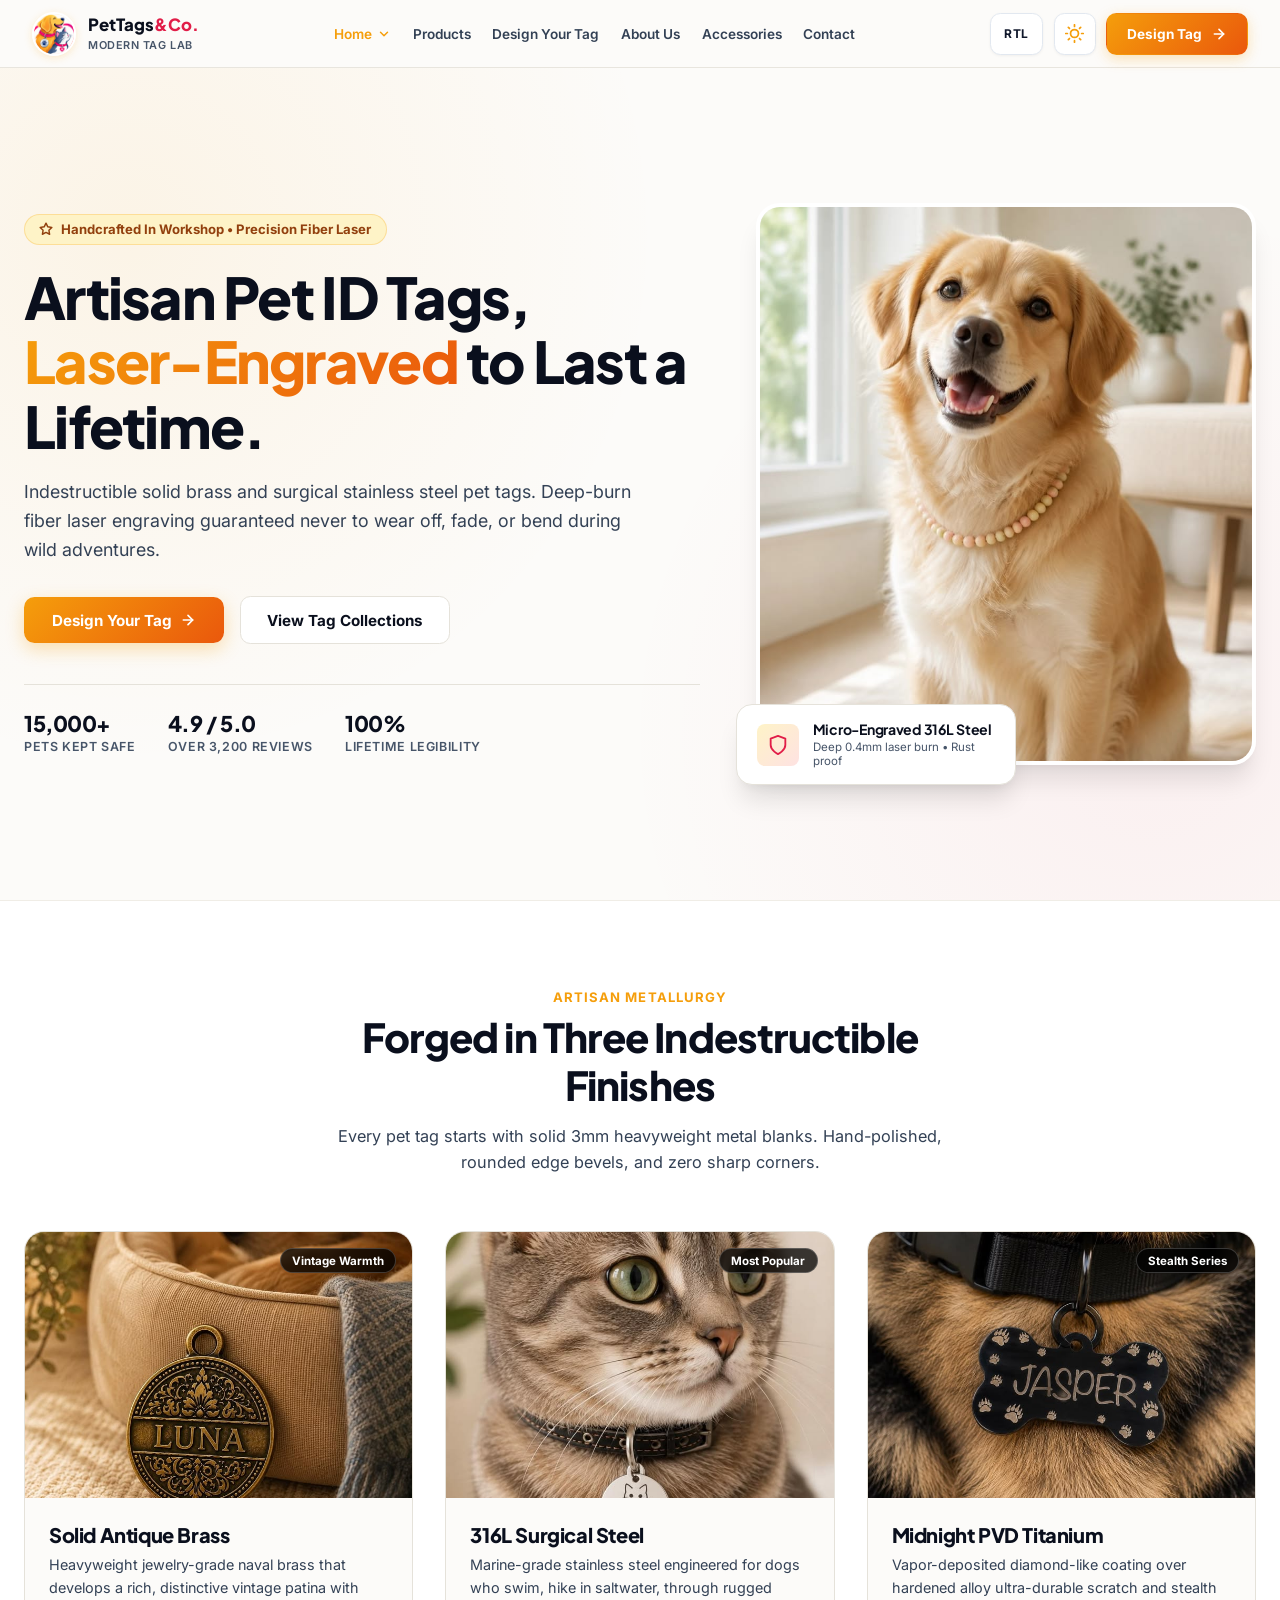
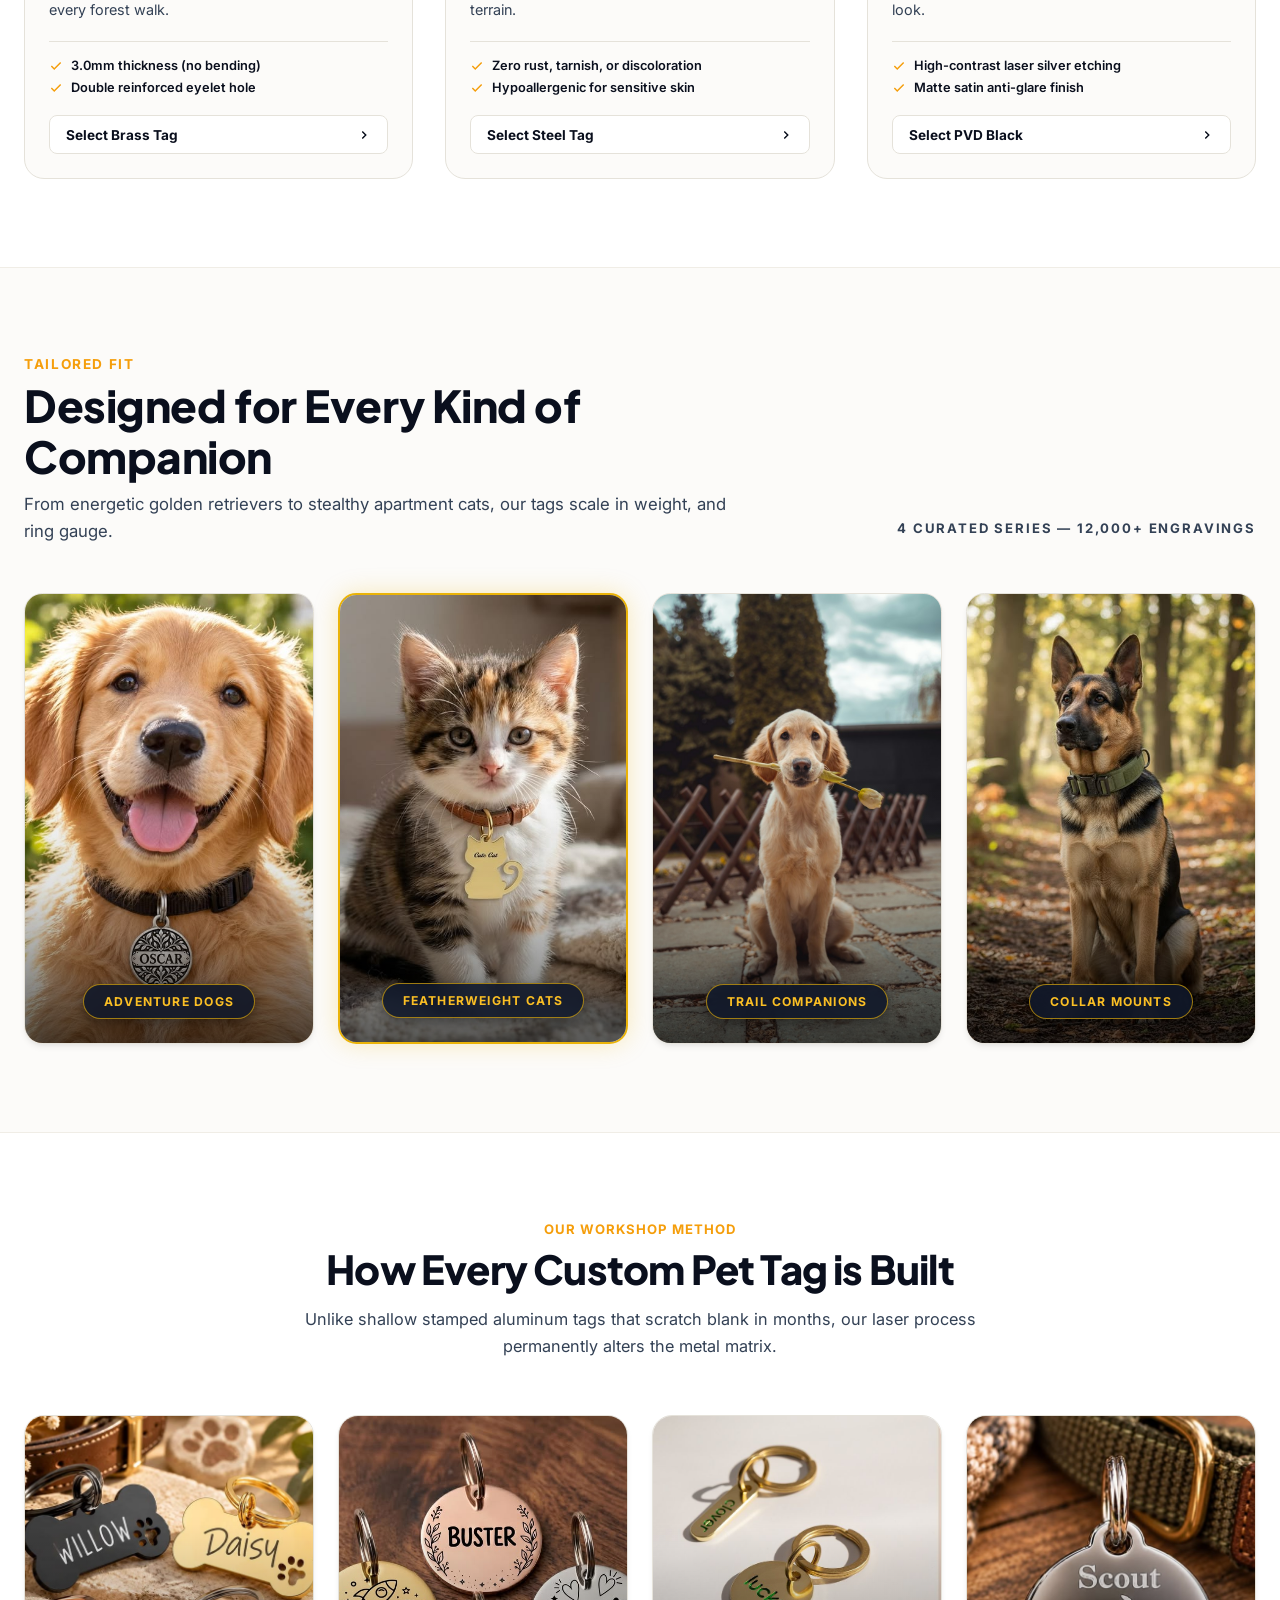
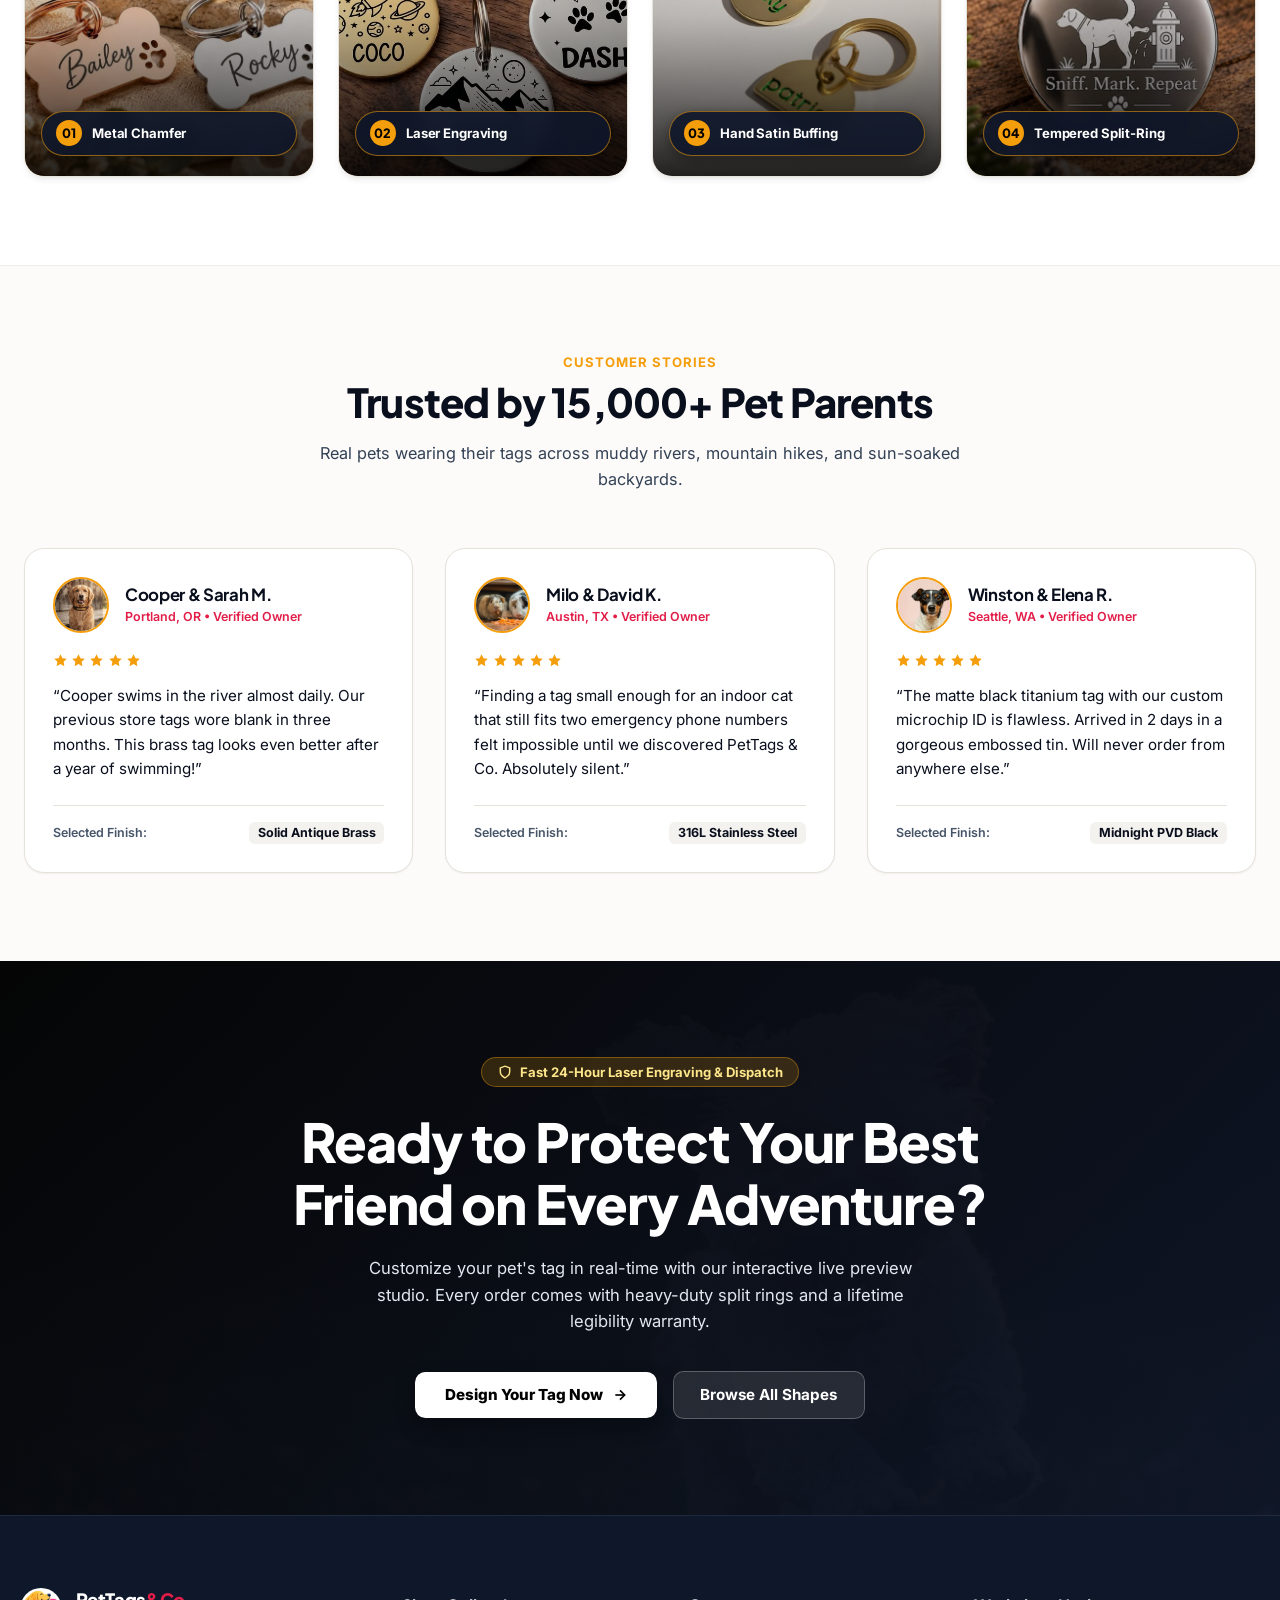
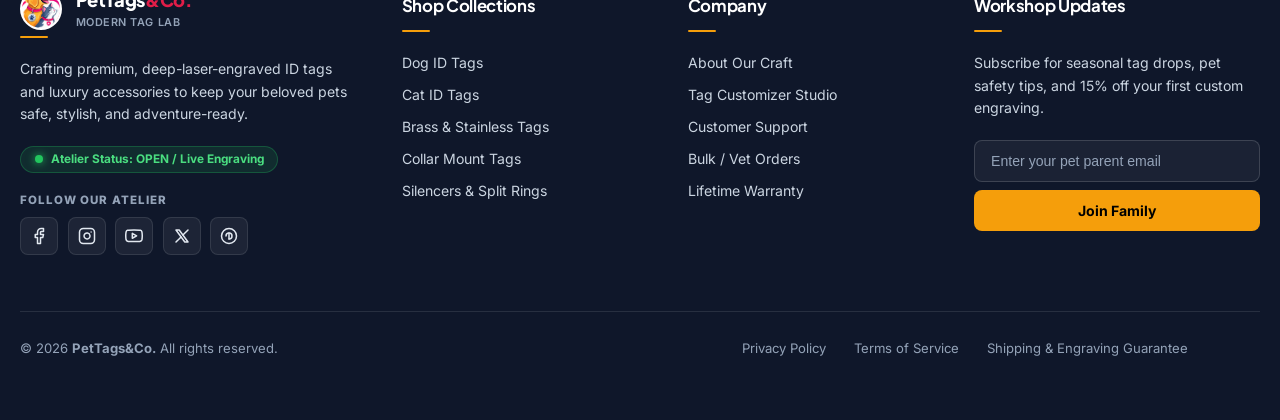
<file: index.html>
<!DOCTYPE html>
<html lang="en" dir="ltr">

<head>
  <meta charset="UTF-8">
  <meta name="viewport" content="width=device-width, initial-scale=1.0">
  <title>Custom Pet ID Tag & Accessory Engraving Shop | Handcrafted & Laser Engraved</title>
  <meta name="description"
    content="Custom Pet ID Tag & Accessory Engraving Shop. Premium handcrafted and precision laser-engraved ID tags for dogs, cats, and pets. Built to last a lifetime.">
  <link rel="icon" type="image/png" href="assets/images/icons/logo.png">
  <link rel="apple-touch-icon" href="assets/images/icons/logo.png">

  <!-- Core Stylesheets (No Inline Styles) -->
  <link rel="stylesheet" href="assets/css/style.css">
  <link rel="stylesheet" href="assets/css/responsive.css">
  <script>
    (function () {
      try {
        var theme = localStorage.getItem('pet_tag_theme');
        if (theme === 'dark' || (!theme && window.matchMedia && window.matchMedia('(prefers-color-scheme: dark)').matches)) {
          document.documentElement.classList.add('dark');
        } else {
          document.documentElement.classList.remove('dark');
        }
      } catch (e) {}
    })();
  </script>
</head>

<body>

  <!-- ======================================================================
       BRANDED PRELOADER
       ====================================================================== -->
  <div id="page-preloader" role="status" aria-live="polite" aria-label="Loading Custom Pet ID Tag Shop">
    <div class="loader-badge">
      <div class="loader-spinner"></div>
      <img src="assets/images/icons/logo.png" alt="Custom Pet ID Tag Shop Logo">
    </div>
    <p class="loader-text">Custom Pet Engraving</p>
  </div>

  <!-- ======================================================================
       FIXED COMPACT SINGLE-LINE HEADER
       ====================================================================== -->
  <header class="site-header" id="site-header">
    <div class="header-container">

      <!-- Brand Identity -->
      <a href="index.html" class="brand-link" aria-label="Custom Pet ID Tag & Accessory Engraving Shop Home">
        <div class="brand-logo-wrap">
          <img src="assets/images/icons/logo.png" alt="Pet Tag Logo" class="brand-logo-img">
        </div>
        <div class="brand-meta">
          <span class="brand-title">PetTags<span>&amp;Co.</span></span>
          <span class="brand-subtitle">Modern Tag Lab</span>
        </div>
      </a>

      <!-- Desktop Navigation: Exactly 6 Nav Items -->
      <nav class="nav-desktop-wrapper" aria-label="Main Navigation">
        <ul class="nav-desktop">

          <!-- 1. Home with Click-Only Dropdown -->
          <li class="nav-dropdown-wrapper js-nav-dropdown">
            <button type="button" class="dropdown-trigger" aria-expanded="false" aria-haspopup="true">
              <span>Home</span>
              <svg class="dropdown-arrow rtl-flip" viewBox="0 0 24 24" fill="none" stroke="currentColor"
                stroke-width="2.5" stroke-linecap="round" stroke-linejoin="round">
                <polyline points="6 9 12 15 18 9"></polyline>
              </svg>
            </button>
            <ul class="dropdown-panel" role="menu">
              <li role="none">
                <a href="index.html" role="menuitem">
                  <span>Home 1 (Artisan Studio)</span>
                  <span class="tag-pill">Classic</span>
                </a>
              </li>
              <li role="none">
                <a href="home-2.html" role="menuitem">
                  <span>Home 2 (Modern Tag Lab)</span>
                  <span class="tag-pill">Modern</span>
                </a>
              </li>
            </ul>
          </li>

          <!-- 2. Products (By Pet Type) -->
          <li>
            <a href="products.html" class="nav-link">Products</a>
          </li>

          <!-- 3. Design Your Tag -->
          <li>
            <a href="design.html" class="nav-link">Design Your Tag</a>
          </li>

          <!-- 4. About (Mandatory) -->
          <li>
            <a href="about.html" class="nav-link">About Us</a>
          </li>

          <!-- 5. Accessories -->
          <li>
            <a href="accessories.html" class="nav-link">Accessories</a>
          </li>

          <!-- 6. Contact (Directly Visible) -->
          <li>
            <a href="contact.html" class="nav-link">Contact</a>
          </li>

        </ul>
      </nav>

      <!-- Desktop Controls: RTL, Dark Mode, Action CTA -->
      <div class="header-actions">
        <!-- RTL/LTR Button -->
        <button type="button" class="ctrl-btn js-rtl-toggle" aria-label="Toggle Direction (LTR/RTL)"
          title="Switch RTL/LTR">
          <span class="rtl-text font-bold text-xs rtl-badge-text">RTL</span>
        </button>

        <!-- Dark Mode Toggle Button (#000000 Strict) -->
        <button type="button" class="ctrl-btn js-dark-toggle" aria-label="Toggle Dark Mode" title="Switch Theme">
          <!-- Sun Icon for Light Mode -->
          <svg class="icon-sun" viewBox="0 0 24 24" fill="none" stroke="currentColor" stroke-width="2"
            stroke-linecap="round" stroke-linejoin="round">
            <circle cx="12" cy="12" r="5"></circle>
            <line x1="12" y1="1" x2="12" y2="3"></line>
            <line x1="12" y1="21" x2="12" y2="23"></line>
            <line x1="4.22" y1="4.22" x2="5.64" y2="5.64"></line>
            <line x1="18.36" y1="18.36" x2="19.78" y2="19.78"></line>
            <line x1="1" y1="12" x2="3" y2="12"></line>
            <line x1="21" y1="12" x2="23" y2="12"></line>
            <line x1="4.22" y1="19.78" x2="5.64" y2="18.36"></line>
            <line x1="18.36" y1="5.64" x2="19.78" y2="4.22"></line>
          </svg>
          <!-- Moon Icon for Dark Mode -->
          <svg class="icon-moon" viewBox="0 0 24 24" fill="none" stroke="currentColor" stroke-width="2"
            stroke-linecap="round" stroke-linejoin="round">
            <path d="M21 12.79A9 9 0 1 1 11.21 3 7 7 0 0 0 21 12.79z"></path>
          </svg>
        </button>

        <!-- CTA Action Button -->
        <a href="design.html" class="btn-header-cta" id="header-cta-btn">
          <span>Design Tag</span>
          <svg viewBox="0 0 24 24" fill="none" stroke="currentColor" stroke-width="2.5" stroke-linecap="round"
            stroke-linejoin="round" class="rtl-flip">
            <line x1="5" y1="12" x2="19" y2="12"></line>
            <polyline points="12 5 19 12 12 19"></polyline>
          </svg>
        </a>
      </div>

    </div>
  </header>

  <!-- ======================================================================
       MOBILE DRAWER NAVIGATION
       ====================================================================== -->
  <div class="mobile-drawer-backdrop" id="mobile-drawer-backdrop" tabindex="-1"></div>

  <div class="mobile-drawer" id="mobile-drawer" role="dialog" aria-modal="true" aria-label="Mobile Navigation Menu">
    <!-- Drawer Header -->
    <div class="drawer-header">
      <div class="drawer-brand">
        <img src="assets/images/icons/logo.png" alt="Pet Tag Logo" class="drawer-brand-logo">
        <div class="drawer-brand-meta">
          <div class="drawer-brand-name">PetTags<span>&amp;Co.</span></div>
          <div class="drawer-brand-sub">Modern Tag Lab</div>
        </div>
      </div>
      <button type="button" class="btn-drawer-close js-drawer-close" aria-label="Close Mobile Menu">
        <svg viewBox="0 0 24 24" fill="none" stroke="currentColor" stroke-width="2" stroke-linecap="round"
          stroke-linejoin="round">
          <line x1="18" y1="6" x2="6" y2="18"></line>
          <line x1="6" y1="6" x2="18" y2="18"></line>
        </svg>
      </button>
    </div>

    <!-- Drawer Navigation Links -->
    <div class="drawer-body">
      <ul class="drawer-nav-list">

        <!-- Home Accordion (CLICK ONLY) -->
        <li class="drawer-accordion js-drawer-accordion">
          <button type="button" class="drawer-accordion-btn active" aria-expanded="false">
            <span>Home</span>
            <svg class="drawer-accordion-arrow rtl-flip" viewBox="0 0 24 24" fill="none" stroke="currentColor"
              stroke-width="2.5" stroke-linecap="round" stroke-linejoin="round">
              <polyline points="6 9 12 15 18 9"></polyline>
            </svg>
          </button>
          <ul class="drawer-accordion-content">
            <li>
              <a href="index.html" class="drawer-sublink active">
                <span>Home 1 (Artisan Studio)</span>
              </a>
            </li>
            <li>
              <a href="home-2.html" class="drawer-sublink">
                <span>Home 2 (Modern Tag Lab)</span>
              </a>
            </li>
          </ul>
        </li>

        <li><a href="products.html" class="drawer-nav-link">Products</a></li>
        <li><a href="design.html" class="drawer-nav-link">Design Your Tag</a></li>
        <li><a href="about.html" class="drawer-nav-link">About Us</a></li>
        <li><a href="accessories.html" class="drawer-nav-link">Accessories</a></li>
        <li><a href="contact.html" class="drawer-nav-link">Contact</a></li>

      </ul>
    </div>

    <!-- Drawer Footer with Dark Mode and RTL Controls -->
    <div class="drawer-footer">
      <div class="drawer-ctrls">
        <button type="button" class="drawer-ctrl-item js-dark-toggle" aria-label="Toggle Dark Mode">
          <svg class="icon-moon icon-sm" viewBox="0 0 24 24" fill="none" stroke="currentColor" stroke-width="2"
            stroke-linecap="round" stroke-linejoin="round">
            <path d="M21 12.79A9 9 0 1 1 11.21 3 7 7 0 0 0 21 12.79z"></path>
          </svg>
          <svg class="icon-sun icon-sm" viewBox="0 0 24 24" fill="none" stroke="currentColor" stroke-width="2"
            stroke-linecap="round" stroke-linejoin="round">
            <circle cx="12" cy="12" r="5"></circle>
            <line x1="12" y1="1" x2="12" y2="3"></line>
            <line x1="12" y1="21" x2="12" y2="23"></line>
            <line x1="4.22" y1="4.22" x2="5.64" y2="5.64"></line>
            <line x1="18.36" y1="18.36" x2="19.78" y2="19.78"></line>
            <line x1="1" y1="12" x2="3" y2="12"></line>
            <line x1="21" y1="12" x2="23" y2="12"></line>
            <line x1="4.22" y1="19.78" x2="5.64" y2="18.36"></line>
            <line x1="18.36" y1="5.64" x2="19.78" y2="4.22"></line>
          </svg>
          <span>Dark Mode</span>
        </button>

        <button type="button" class="drawer-ctrl-item js-rtl-toggle" aria-label="Toggle Direction (LTR/RTL)">
          <span class="rtl-text font-bold">RTL</span>
          <span>Switch</span>
        </button>
      </div>

      <a href="design.html" class="btn-header-cta drawer-cta-full">
        <span>Start Customizing</span>
        <svg viewBox="0 0 24 24" fill="none" stroke="currentColor" stroke-width="2.5" stroke-linecap="round"
          stroke-linejoin="round" class="rtl-flip">
          <line x1="5" y1="12" x2="19" y2="12"></line>
          <polyline points="12 5 19 12 12 19"></polyline>
        </svg>
      </a>
    </div>
  </div>

  <!-- ======================================================================
       MAIN CONTENT: HOME 1 (ARTISAN STUDIO) — EXACTLY 6 SECTIONS
       ====================================================================== -->
  <main id="main-content">

    <!-- ------------------------------------------------------------------
         SECTION 1: EDITORIAL HERO (Asymmetrical Lifestyle & Precision Specs)
         ------------------------------------------------------------------ -->
    <section class="hero-section" id="hero-section" aria-labelledby="hero-heading">
      <div class="container-custom">
        <div class="hero-grid">

          <!-- Hero Text Content (Concise & Punchy) -->
          <div class="hero-content">
            <div class="hero-pill">
              <svg viewBox="0 0 24 24" fill="none" stroke="currentColor" stroke-width="2.5" stroke-linecap="round"
                stroke-linejoin="round" class="icon-xs">
                <polygon
                  points="12 2 15.09 8.26 22 9.27 17 14.14 18.18 21.02 12 17.77 5.82 21.02 7 14.14 2 9.27 8.91 8.26 12 2">
                </polygon>
              </svg>
              <span>Handcrafted In Workshop &bull; Precision Fiber Laser</span>
            </div>

            <h1 id="hero-heading" class="hero-title">
              Artisan Pet ID Tags, <span class="highlight-amber">Laser-Engraved</span> to Last a Lifetime.
            </h1>

            <p class="hero-desc">
              Indestructible solid brass and surgical stainless steel pet tags. Deep-burn fiber laser engraving
              guaranteed never to wear off, fade, or bend during wild adventures.
            </p>

            <div class="hero-btn-group">
              <a href="design.html" class="btn-primary">
                <span>Design Your Tag</span>
                <svg viewBox="0 0 24 24" fill="none" stroke="currentColor" stroke-width="2.5" stroke-linecap="round"
                  stroke-linejoin="round" class="icon-sm rtl-flip">
                  <line x1="5" y1="12" x2="19" y2="12"></line>
                  <polyline points="12 5 19 12 12 19"></polyline>
                </svg>
              </a>
              <a href="products.html" class="btn-secondary">
                <span>View Tag Collections</span>
              </a>
            </div>

            <div class="hero-metrics">
              <div class="hero-metric-item">
                <h4>15,000+</h4>
                <p>Pets Kept Safe</p>
              </div>
              <div class="hero-metric-item">
                <h4>4.9 / 5.0</h4>
                <p>Over 3,200 Reviews</p>
              </div>
              <div class="hero-metric-item">
                <h4>100%</h4>
                <p>Lifetime Legibility</p>
              </div>
            </div>
          </div>

          <!-- Hero Visual Media with Floating Interactive Badge -->
          <div class="hero-media-wrap">
            <div class="hero-image-frame">
              <img src="assets/images/hero/p1.jpg" alt="Golden retriever pet wearing engraved custom collar tag"
                loading="eager" width="800" height="900">
            </div>

            <div class="hero-tag-badge">
              <div class="hero-tag-badge-icon">
                <svg viewBox="0 0 24 24" fill="none" stroke="currentColor" stroke-width="2" stroke-linecap="round"
                  stroke-linejoin="round" class="icon-lg">
                  <path d="M12 22s8-4 8-10V5l-8-3-8 3v7c0 6 8 10 8 10z"></path>
                </svg>
              </div>
              <div class="hero-tag-badge-text">
                <h5>Micro-Engraved 316L Steel</h5>
                <p>Deep 0.4mm laser burn &bull; Rust proof</p>
              </div>
            </div>
          </div>

        </div>
      </div>
    </section>

    <!-- ------------------------------------------------------------------
         SECTION 2: MATERIAL & FINISH SELECTOR (Solid Craftsmanship)
         ------------------------------------------------------------------ -->
    <section class="materials-section" id="materials-section" aria-labelledby="materials-heading">
      <div class="container-custom">

        <div class="section-head">
          <span class="section-eyebrow">Artisan Metallurgy</span>
          <h2 id="materials-heading" class="section-title">Forged in Three Indestructible Finishes</h2>
          <p class="section-subtitle">
            Every pet tag starts with solid 3mm heavyweight metal blanks. Hand-polished, rounded edge bevels, and zero
            sharp corners.
          </p>
        </div>

        <div class="materials-grid">

          <!-- Card 1: Solid Vintage Brass -->
          <article class="material-card">
            <div class="material-img-wrap">
              <img src="assets/images/sections/p2.jpg" alt="Solid Antique Brass engraved pet tag finish" loading="lazy"
                width="800" height="550">
              <span class="material-pill-badge">Vintage Warmth</span>
            </div>
            <div class="material-body">
              <div>
                <h3>Solid Antique Brass</h3>
                <p>Heavyweight jewelry-grade naval brass that develops a rich, distinctive vintage patina with every
                  forest walk.</p>
                <ul class="material-specs">
                  <li>
                    <svg viewBox="0 0 24 24" fill="none" stroke="currentColor" stroke-width="2.5">
                      <polyline points="20 6 9 17 4 12"></polyline>
                    </svg>
                    <span>3.0mm thickness (no bending)</span>
                  </li>
                  <li>
                    <svg viewBox="0 0 24 24" fill="none" stroke="currentColor" stroke-width="2.5">
                      <polyline points="20 6 9 17 4 12"></polyline>
                    </svg>
                    <span>Double reinforced eyelet hole</span>
                  </li>
                </ul>
              </div>
              <a href="design.html?metal=brass" class="material-action-btn">
                <span>Select Brass Tag</span>
                <svg viewBox="0 0 24 24" fill="none" stroke="currentColor" stroke-width="2.5" class="icon-xs rtl-flip">
                  <polyline points="9 18 15 12 9 6"></polyline>
                </svg>
              </a>
            </div>
          </article>

          <!-- Card 2: Surgical 316L Stainless -->
          <article class="material-card">
            <div class="material-img-wrap">
              <img src="assets/images/sections/p3.jpg" alt="Surgical Stainless Steel engraved pet tag" loading="lazy"
                width="800" height="550">
              <span class="material-pill-badge">Most Popular</span>
            </div>
            <div class="material-body">
              <div>
                <h3>316L Surgical Steel</h3>
                <p>Marine-grade stainless steel engineered for dogs who swim, hike in saltwater, through rugged
                  terrain.</p>
                <ul class="material-specs">
                  <li>
                    <svg viewBox="0 0 24 24" fill="none" stroke="currentColor" stroke-width="2.5">
                      <polyline points="20 6 9 17 4 12"></polyline>
                    </svg>
                    <span>Zero rust, tarnish, or discoloration</span>
                  </li>
                  <li>
                    <svg viewBox="0 0 24 24" fill="none" stroke="currentColor" stroke-width="2.5">
                      <polyline points="20 6 9 17 4 12"></polyline>
                    </svg>
                    <span>Hypoallergenic for sensitive skin</span>
                  </li>
                </ul>
              </div>
              <a href="design.html?metal=steel" class="material-action-btn">
                <span>Select Steel Tag</span>
                <svg viewBox="0 0 24 24" fill="none" stroke="currentColor" stroke-width="2.5" class="icon-xs rtl-flip">
                  <polyline points="9 18 15 12 9 6"></polyline>
                </svg>
              </a>
            </div>
          </article>

          <!-- Card 3: Midnight PVD Matte Black -->
          <article class="material-card">
            <div class="material-img-wrap">
              <img src="assets/images/sections/p4.jpg" alt="Midnight PVD Matte Black engraved pet tag" loading="lazy"
                width="800" height="550">
              <span class="material-pill-badge">Stealth Series</span>
            </div>
            <div class="material-body">
              <div>
                <h3>Midnight PVD Titanium</h3>
                <p>Vapor-deposited diamond-like coating over hardened alloy ultra-durable scratch
                  and stealth look.</p>
                <ul class="material-specs">
                  <li>
                    <svg viewBox="0 0 24 24" fill="none" stroke="currentColor" stroke-width="2.5">
                      <polyline points="20 6 9 17 4 12"></polyline>
                    </svg>
                    <span>High-contrast laser silver etching</span>
                  </li>
                  <li>
                    <svg viewBox="0 0 24 24" fill="none" stroke="currentColor" stroke-width="2.5">
                      <polyline points="20 6 9 17 4 12"></polyline>
                    </svg>
                    <span>Matte satin anti-glare finish</span>
                  </li>
                </ul>
              </div>
              <a href="design.html?metal=black" class="material-action-btn">
                <span>Select PVD Black</span>
                <svg viewBox="0 0 24 24" fill="none" stroke="currentColor" stroke-width="2.5" class="icon-xs rtl-flip">
                  <polyline points="9 18 15 12 9 6"></polyline>
                </svg>
              </a>
            </div>
          </article>

        </div>
      </div>
    </section>

    <!-- ------------------------------------------------------------------
         SECTION 3: LUXURY CURATED COMPANIONS (Reference Showcase Model)
         ------------------------------------------------------------------ -->
    <section class="pet-mosaic-section" id="pet-mosaic-section" aria-labelledby="mosaic-heading">
      <div class="container-custom">

        <!-- Luxury Split Header (Matching Reference Model) -->
        <div class="mosaic-luxury-head">
          <div class="mosaic-luxury-left">
            <span class="section-eyebrow">Tailored Fit</span>
            <h2 id="mosaic-heading" class="section-title">Designed for Every Kind of Companion</h2>
            <p class="section-subtitle">
              From energetic golden retrievers to stealthy apartment cats, our tags scale in weight, and ring
              gauge.
            </p>
          </div>
          <div class="mosaic-luxury-right">
            <span class="mosaic-stat-label">4 Curated Series &mdash; 12,000+ Engravings</span>
          </div>
        </div>

        <!-- 4-Card Luxury Portrait Showcase (Matching 4 Tall Cards in Reference) -->
        <div class="mosaic-quad-grid">

          <!-- Card 1: Adventure Dogs -->
          <article class="mosaic-quad-card">
            <img src="assets/images/sections/p5.jpg"
              alt="Golden Retriever puppy smiling with custom engraved brass pet tag" loading="lazy" width="800"
              height="1200">
            <div class="mosaic-quad-overlay">
              <a href="products.html?type=dog" class="mosaic-pill-btn"
                aria-label="Explore Adventure Dogs Tag Collection">
                <span>Adventure Dogs</span>
              </a>
            </div>
          </article>

          <!-- Card 2: Featherweight Cats (Featured Gold Highlight - Matching Phantom V in Reference) -->
          <article class="mosaic-quad-card is-featured">
            <img src="assets/images/sections/p6.jpg" alt="Curious kitten wearing featherweight gold engraved cat tag"
              loading="lazy" width="800" height="1200">
            <div class="mosaic-quad-overlay">
              <a href="products.html?type=cat" class="mosaic-pill-btn"
                aria-label="Explore Featherweight Cats Tag Collection">
                <span>Featherweight Cats</span>
              </a>
            </div>
          </article>

          <!-- Card 3: Trail Companions -->
          <article class="mosaic-quad-card">
            <img src="assets/images/sections/gallery-dog.jpg"
              alt="Active golden companion sitting outdoors with custom pet collar" loading="lazy" width="800"
              height="1200">
            <div class="mosaic-quad-overlay">
              <a href="products.html?type=dog" class="mosaic-pill-btn"
                aria-label="Explore Trail Companions Tag Collection">
                <span>Trail Companions</span>
              </a>
            </div>
          </article>

          <!-- Card 4: Collar Mount & Accessories -->
          <article class="mosaic-quad-card">
            <img src="assets/images/sections/p7.jpg"
              alt="German Shepherd in forest with heavy-duty collar mount pet tag" loading="lazy" width="800"
              height="1200">
            <div class="mosaic-quad-overlay">
              <a href="accessories.html" class="mosaic-pill-btn"
                aria-label="Explore Collar Mount and Hardware Accessories">
                <span>Collar Mounts</span>
              </a>
            </div>
          </article>

        </div>

      </div>
    </section>

    <!-- ------------------------------------------------------------------
         SECTION 4: 4-STEP LASER CRAFT PROCESS (Artisan Workshop)
         ------------------------------------------------------------------ -->
    <section class="craft-process-section" id="craft-process-section" aria-labelledby="craft-heading">
      <div class="container-custom">

        <!-- Heading on Top of Image and Steps -->
        <div class="section-head">
          <span class="section-eyebrow">Our Workshop Method</span>
          <h2 id="craft-heading" class="section-title">How Every Custom Pet Tag is Built</h2>
          <p class="section-subtitle">
            Unlike shallow stamped aluminum tags that scratch blank in months, our laser process permanently alters
            the metal matrix.
          </p>
        </div>

        <!-- 4 Sequential Workshop Process Images (Image-Dominant, Names Only Overlaid) -->
        <div class="process-images-grid">

          <!-- Step 1: Blank Cut -->
          <article class="process-img-card">
            <img src="assets/images/about/p8.jpg" alt="Metal blank cutting and precision chamfering" loading="lazy"
              width="600" height="750">
            <div class="process-img-overlay">
              <div class="process-step-pill">
                <span class="step-pill-num">01</span>
                <span>Metal Chamfer</span>
              </div>
            </div>
          </article>

          <!-- Step 2: Laser Engraving -->
          <article class="process-img-card">
            <img src="assets/images/sections/p9.jpg" alt="Industrial fiber laser engraving 0.4mm deep" loading="lazy"
              width="600" height="750">
            <div class="process-img-overlay">
              <div class="process-step-pill">
                <span class="step-pill-num">02</span>
                <span> Laser Engraving</span>
              </div>
            </div>
          </article>

          <!-- Step 3: Satin Buffing -->
          <article class="process-img-card">
            <img src="assets/images/about/p10.jpg" alt="Hand satin buffing and edge polish" loading="lazy" width="600"
              height="750">
            <div class="process-img-overlay">
              <div class="process-step-pill">
                <span class="step-pill-num">03</span>
                <span>Hand Satin Buffing</span>
              </div>
            </div>
          </article>

          <!-- Step 4: Split-Ring Assembly -->
          <article class="process-img-card">
            <img src="assets/images/accessories/p11.jpg" alt="Tempered split-ring attachment" loading="lazy" width="600"
              height="750">
            <div class="process-img-overlay">
              <div class="process-step-pill">
                <span class="step-pill-num">04</span>
                <span>Tempered Split-Ring </span>
              </div>
            </div>
          </article>

        </div>

      </div>
    </section>

    <!-- ------------------------------------------------------------------
         SECTION 5: COLLECTOR SPOTLIGHT (Strictly Even Cards & Typography)
         ------------------------------------------------------------------ -->
    <section class="collector-spotlight-section" id="collector-spotlight-section" aria-labelledby="collector-heading">
      <div class="container-custom">

        <div class="section-head">
          <span class="section-eyebrow">Customer Stories</span>
          <h2 id="collector-heading" class="section-title">Trusted by 15,000+ Pet Parents</h2>
          <p class="section-subtitle">
            Real pets wearing their tags across muddy rivers, mountain hikes, and sun-soaked backyards.
          </p>
        </div>

        <div class="collector-cards-grid">

          <!-- Even Card 1 -->
          <article class="collector-card">
            <div>
              <div class="collector-head">
                <img src="assets/images/testimonials/p12.jpg" alt="Golden Retriever Cooper wearing custom brass tag"
                  class="collector-avatar" loading="lazy" width="56" height="56">
                <div class="collector-info">
                  <h4>Cooper &amp; Sarah M.</h4>
                  <span>Portland, OR &bull; Verified Owner</span>
                </div>
              </div>

              <div class="collector-rating" aria-label="5 out of 5 stars">
                <svg viewBox="0 0 24 24">
                  <polygon
                    points="12 2 15.09 8.26 22 9.27 17 14.14 18.18 21.02 12 17.77 5.82 21.02 7 14.14 2 9.27 8.91 8.26 12 2">
                  </polygon>
                </svg>
                <svg viewBox="0 0 24 24">
                  <polygon
                    points="12 2 15.09 8.26 22 9.27 17 14.14 18.18 21.02 12 17.77 5.82 21.02 7 14.14 2 9.27 8.91 8.26 12 2">
                  </polygon>
                </svg>
                <svg viewBox="0 0 24 24">
                  <polygon
                    points="12 2 15.09 8.26 22 9.27 17 14.14 18.18 21.02 12 17.77 5.82 21.02 7 14.14 2 9.27 8.91 8.26 12 2">
                  </polygon>
                </svg>
                <svg viewBox="0 0 24 24">
                  <polygon
                    points="12 2 15.09 8.26 22 9.27 17 14.14 18.18 21.02 12 17.77 5.82 21.02 7 14.14 2 9.27 8.91 8.26 12 2">
                  </polygon>
                </svg>
                <svg viewBox="0 0 24 24">
                  <polygon
                    points="12 2 15.09 8.26 22 9.27 17 14.14 18.18 21.02 12 17.77 5.82 21.02 7 14.14 2 9.27 8.91 8.26 12 2">
                  </polygon>
                </svg>
              </div>

              <p class="collector-quote">
                &ldquo;Cooper swims in the river almost daily. Our previous store tags wore blank in three months. This
                brass tag looks even better after a year of swimming!&rdquo;
              </p>
            </div>

            <div class="collector-tag-meta">
              <span>Selected Finish:</span>
              <span class="collector-tag-badge">Solid Antique Brass</span>
            </div>
          </article>

          <!-- Even Card 2 -->
          <article class="collector-card">
            <div>
              <div class="collector-head">
                <img src="assets/images/testimonials/testi-2.jpg" alt="Tabby cat Milo wearing lightweight steel tag"
                  class="collector-avatar" loading="lazy" width="56" height="56">
                <div class="collector-info">
                  <h4>Milo &amp; David K.</h4>
                  <span>Austin, TX &bull; Verified Owner</span>
                </div>
              </div>

              <div class="collector-rating" aria-label="5 out of 5 stars">
                <svg viewBox="0 0 24 24">
                  <polygon
                    points="12 2 15.09 8.26 22 9.27 17 14.14 18.18 21.02 12 17.77 5.82 21.02 7 14.14 2 9.27 8.91 8.26 12 2">
                  </polygon>
                </svg>
                <svg viewBox="0 0 24 24">
                  <polygon
                    points="12 2 15.09 8.26 22 9.27 17 14.14 18.18 21.02 12 17.77 5.82 21.02 7 14.14 2 9.27 8.91 8.26 12 2">
                  </polygon>
                </svg>
                <svg viewBox="0 0 24 24">
                  <polygon
                    points="12 2 15.09 8.26 22 9.27 17 14.14 18.18 21.02 12 17.77 5.82 21.02 7 14.14 2 9.27 8.91 8.26 12 2">
                  </polygon>
                </svg>
                <svg viewBox="0 0 24 24">
                  <polygon
                    points="12 2 15.09 8.26 22 9.27 17 14.14 18.18 21.02 12 17.77 5.82 21.02 7 14.14 2 9.27 8.91 8.26 12 2">
                  </polygon>
                </svg>
                <svg viewBox="0 0 24 24">
                  <polygon
                    points="12 2 15.09 8.26 22 9.27 17 14.14 18.18 21.02 12 17.77 5.82 21.02 7 14.14 2 9.27 8.91 8.26 12 2">
                  </polygon>
                </svg>
              </div>

              <p class="collector-quote">
                &ldquo;Finding a tag small enough for an indoor cat that still fits two emergency phone numbers felt
                impossible until we discovered PetTags &amp; Co. Absolutely silent.&rdquo;
              </p>
            </div>

            <div class="collector-tag-meta">
              <span>Selected Finish:</span>
              <span class="collector-tag-badge">316L Stainless Steel</span>
            </div>
          </article>

          <!-- Even Card 3 -->
          <article class="collector-card">
            <div>
              <div class="collector-head">
                <img src="assets/images/testimonials/testi-3.jpg" alt="Corgi Winston wearing stealth black tag"
                  class="collector-avatar" loading="lazy" width="56" height="56">
                <div class="collector-info">
                  <h4>Winston &amp; Elena R.</h4>
                  <span>Seattle, WA &bull; Verified Owner</span>
                </div>
              </div>

              <div class="collector-rating" aria-label="5 out of 5 stars">
                <svg viewBox="0 0 24 24">
                  <polygon
                    points="12 2 15.09 8.26 22 9.27 17 14.14 18.18 21.02 12 17.77 5.82 21.02 7 14.14 2 9.27 8.91 8.26 12 2">
                  </polygon>
                </svg>
                <svg viewBox="0 0 24 24">
                  <polygon
                    points="12 2 15.09 8.26 22 9.27 17 14.14 18.18 21.02 12 17.77 5.82 21.02 7 14.14 2 9.27 8.91 8.26 12 2">
                  </polygon>
                </svg>
                <svg viewBox="0 0 24 24">
                  <polygon
                    points="12 2 15.09 8.26 22 9.27 17 14.14 18.18 21.02 12 17.77 5.82 21.02 7 14.14 2 9.27 8.91 8.26 12 2">
                  </polygon>
                </svg>
                <svg viewBox="0 0 24 24">
                  <polygon
                    points="12 2 15.09 8.26 22 9.27 17 14.14 18.18 21.02 12 17.77 5.82 21.02 7 14.14 2 9.27 8.91 8.26 12 2">
                  </polygon>
                </svg>
                <svg viewBox="0 0 24 24">
                  <polygon
                    points="12 2 15.09 8.26 22 9.27 17 14.14 18.18 21.02 12 17.77 5.82 21.02 7 14.14 2 9.27 8.91 8.26 12 2">
                  </polygon>
                </svg>
              </div>

              <p class="collector-quote">
                &ldquo;The matte black titanium tag with our custom microchip ID is flawless. Arrived in 2 days in a
                gorgeous embossed tin. Will never order from anywhere else.&rdquo;
              </p>
            </div>

            <div class="collector-tag-meta">
              <span>Selected Finish:</span>
              <span class="collector-tag-badge">Midnight PVD Black</span>
            </div>
          </article>

        </div>

      </div>
    </section>

    <!-- ------------------------------------------------------------------
         SECTION 6: FINAL ACTION CTA BANNER (Last Section Before Footer)
         ------------------------------------------------------------------ -->
    <section class="final-cta-section" id="final-cta-section" aria-labelledby="cta-heading">
      <div class="final-cta-bg">
        <img src="assets/images/sections/cta-banner.jpg" alt="Happy dog running outdoors safely with engraved tag"
          loading="lazy" width="1200" height="600">
      </div>
      <div class="final-cta-overlay"></div>

      <div class="container-custom">
        <div class="final-cta-content">
          <div class="final-cta-pill">
            <svg viewBox="0 0 24 24" fill="none" stroke="currentColor" stroke-width="2.5" class="icon-xs">
              <path d="M12 22s8-4 8-10V5l-8-3-8 3v7c0 6 8 10 8 10z"></path>
            </svg>
            <span>Fast 24-Hour Laser Engraving &amp; Dispatch</span>
          </div>

          <h2 id="cta-heading" class="final-cta-title">
            Ready to Protect Your Best Friend on Every Adventure?
          </h2>

          <p class="final-cta-desc">
            Customize your pet's tag in real-time with our interactive live preview studio. Every order comes with
            heavy-duty split rings and a lifetime legibility warranty.
          </p>

          <div class="final-cta-actions">
            <a href="design.html" class="btn-cta-white">
              <span>Design Your Tag Now</span>
              <svg viewBox="0 0 24 24" fill="none" stroke="currentColor" stroke-width="2.5" class="icon-sm rtl-flip">
                <line x1="5" y1="12" x2="19" y2="12"></line>
                <polyline points="12 5 19 12 12 19"></polyline>
              </svg>
            </a>
            <a href="products.html" class="btn-secondary btn-secondary-glass">
              <span>Browse All Shapes</span>
            </a>
          </div>
        </div>
      </div>
    </section>

  </main>

  <!-- ======================================================================
       SCROLL TO TOP BUTTON
       ====================================================================== -->
  <button type="button" id="scroll-to-top" aria-label="Scroll back to top of page" title="Back to top">
    <svg viewBox="0 0 24 24" fill="none" stroke="currentColor" stroke-width="2.5" stroke-linecap="round"
      stroke-linejoin="round">
      <polyline points="18 15 12 9 6 15"></polyline>
    </svg>
  </button>

  <!-- ======================================================================
       SHARED FOOTER
       ====================================================================== -->
  <footer class="site-footer">
    <div class="footer-container">

      <div class="footer-top-grid">
        <!-- Brand Summary -->
        <div class="footer-brand-wrap">
          <a href="index.html" class="footer-brand" aria-label="PetTags&amp;Co. Home">
            <img src="assets/images/icons/logo.png" alt="Pet Tag Logo" class="footer-logo">
            <div class="footer-brand-text">
              <h3>PetTags<span>&amp;Co.</span></h3>
              <p>Modern Tag Lab</p>
            </div>
          </a>
          <p class="footer-bio">
            Crafting premium, deep-laser-engraved ID tags and luxury accessories to keep your beloved pets safe,
            stylish, and adventure-ready.
          </p>
          <div class="footer-status-pill">
            <span class="status-dot"></span>
            <span>Atelier Status: OPEN / Live Engraving</span>
          </div>
          <div class="footer-social-wrap">
            <span class="footer-social-title">Follow Our Atelier</span>
            <div class="footer-socials">
              <a href="#" class="footer-social-link" aria-label="Facebook">
                <svg viewBox="0 0 24 24" fill="none" stroke="currentColor" stroke-width="2" stroke-linecap="round"
                  stroke-linejoin="round">
                  <path d="M18 2h-3a5 5 0 0 0-5 5v3H7v4h3v8h4v-8h3l1-4h-4V7a1 1 0 0 1 1-1h3z"></path>
                </svg>
              </a>
              <a href="#" class="footer-social-link" aria-label="Instagram">
                <svg viewBox="0 0 24 24" fill="none" stroke="currentColor" stroke-width="2" stroke-linecap="round"
                  stroke-linejoin="round">
                  <rect x="2" y="2" width="20" height="20" rx="5" ry="5"></rect>
                  <path d="M16 11.37A4 4 0 1 1 12.63 8 4 4 0 0 1 16 11.37z"></path>
                  <line x1="17.5" y1="6.5" x2="17.51" y2="6.5"></line>
                </svg>
              </a>
              <a href="#" class="footer-social-link" aria-label="YouTube">
                <svg viewBox="0 0 24 24" fill="none" stroke="currentColor" stroke-width="2" stroke-linecap="round"
                  stroke-linejoin="round">
                  <path
                    d="M22.54 6.42a2.78 2.78 0 0 0-1.94-2C18.88 4 12 4 12 4s-6.88 0-8.6.46a2.78 2.78 0 0 0-1.94 2A29 29 0 0 0 1 11.75a29 29 0 0 0 .46 5.33A2.78 2.78 0 0 0 3.4 19c1.72.46 8.6.46 8.6.46s6.88 0 8.6-.46a2.78 2.78 0 0 0 1.94-2 29 29 0 0 0 .46-5.25 29 29 0 0 0-.46-5.33z">
                  </path>
                  <polygon points="9.75 15.02 15.5 11.75 9.75 8.48 9.75 15.02"></polygon>
                </svg>
              </a>
              <a href="#" class="footer-social-link" aria-label="X (Twitter)">
                <svg viewBox="0 0 24 24" fill="none" stroke="currentColor" stroke-width="2" stroke-linecap="round"
                  stroke-linejoin="round">
                  <path d="M4 4l11.733 16h4.267l-11.733 -16z"></path>
                  <path d="M4 20l6.768 -6.768m2.46 -2.46l6.772 -6.772"></path>
                </svg>
              </a>
              <a href="#" class="footer-social-link" aria-label="Pinterest">
                <svg viewBox="0 0 24 24" fill="none" stroke="currentColor" stroke-width="2" stroke-linecap="round"
                  stroke-linejoin="round">
                  <line x1="12" y1="8" x2="12" y2="16"></line>
                  <circle cx="12" cy="12" r="10"></circle>
                  <path d="M8 12a4 4 0 0 1 8 0c0 2.21-1.79 4-4 4"></path>
                </svg>
              </a>
            </div>
          </div>
        </div>

        <!-- Col 1: Shop Collections -->
        <div>
          <h4 class="footer-col-title">Shop Collections</h4>
          <ul class="footer-links-list">
            <li class="footer-link-item"><a href="products.html">Dog ID Tags</a></li>
            <li class="footer-link-item"><a href="products.html">Cat ID Tags</a></li>
            <li class="footer-link-item"><a href="products.html">Brass &amp; Stainless Tags</a></li>
            <li class="footer-link-item"><a href="accessories.html">Collar Mount Tags</a></li>
            <li class="footer-link-item"><a href="accessories.html">Silencers &amp; Split Rings</a></li>
          </ul>
        </div>

        <!-- Col 2: Navigation & Company -->
        <div>
          <h4 class="footer-col-title">Company</h4>
          <ul class="footer-links-list">
            <li class="footer-link-item"><a href="about.html">About Our Craft</a></li>
            <li class="footer-link-item"><a href="design.html">Tag Customizer Studio</a></li>
            <li class="footer-link-item"><a href="contact.html">Customer Support</a></li>
            <li class="footer-link-item"><a href="contact.html">Bulk / Vet Orders</a></li>
            <li class="footer-link-item"><a href="contact.html">Lifetime Warranty</a></li>
          </ul>
        </div>

        <!-- Col 3: Newsletter & Workshop -->
        <div>
          <h4 class="footer-col-title">Workshop Updates</h4>
          <p class="footer-newsletter-text">
            Subscribe for seasonal tag drops, pet safety tips, and 15% off your first custom engraving.
          </p>
          <form class="footer-newsletter-form"
            onsubmit="event.preventDefault(); alert('Thank you for subscribing to PetTags & Co.!');">
            <div class="footer-input-row">
              <input type="email" required placeholder="Enter your pet parent email" class="footer-input"
                aria-label="Email address for newsletter">
            </div>
            <button type="submit" class="footer-newsletter-btn">
              <span>Join Family</span>
            </button>
          </form>
        </div>

      </div>

      <!-- Footer Bottom Bar -->
      <div class="footer-bottom-bar">
        <p>&copy; 2026 <a href="index.html" class="footer-bottom-brand-link">PetTags&amp;Co.</a> All rights reserved.</p>
        <ul class="footer-bottom-links">
          <li><a href="#">Privacy Policy</a></li>
          <li><a href="#">Terms of Service</a></li>
          <li><a href="#">Shipping &amp; Engraving Guarantee</a></li>
        </ul>
      </div>

    </div>
  </footer>

  <!-- Central JavaScript (No Inline JS) -->
  <script src="assets/js/main.js"></script>
</body>

</html>
</file>
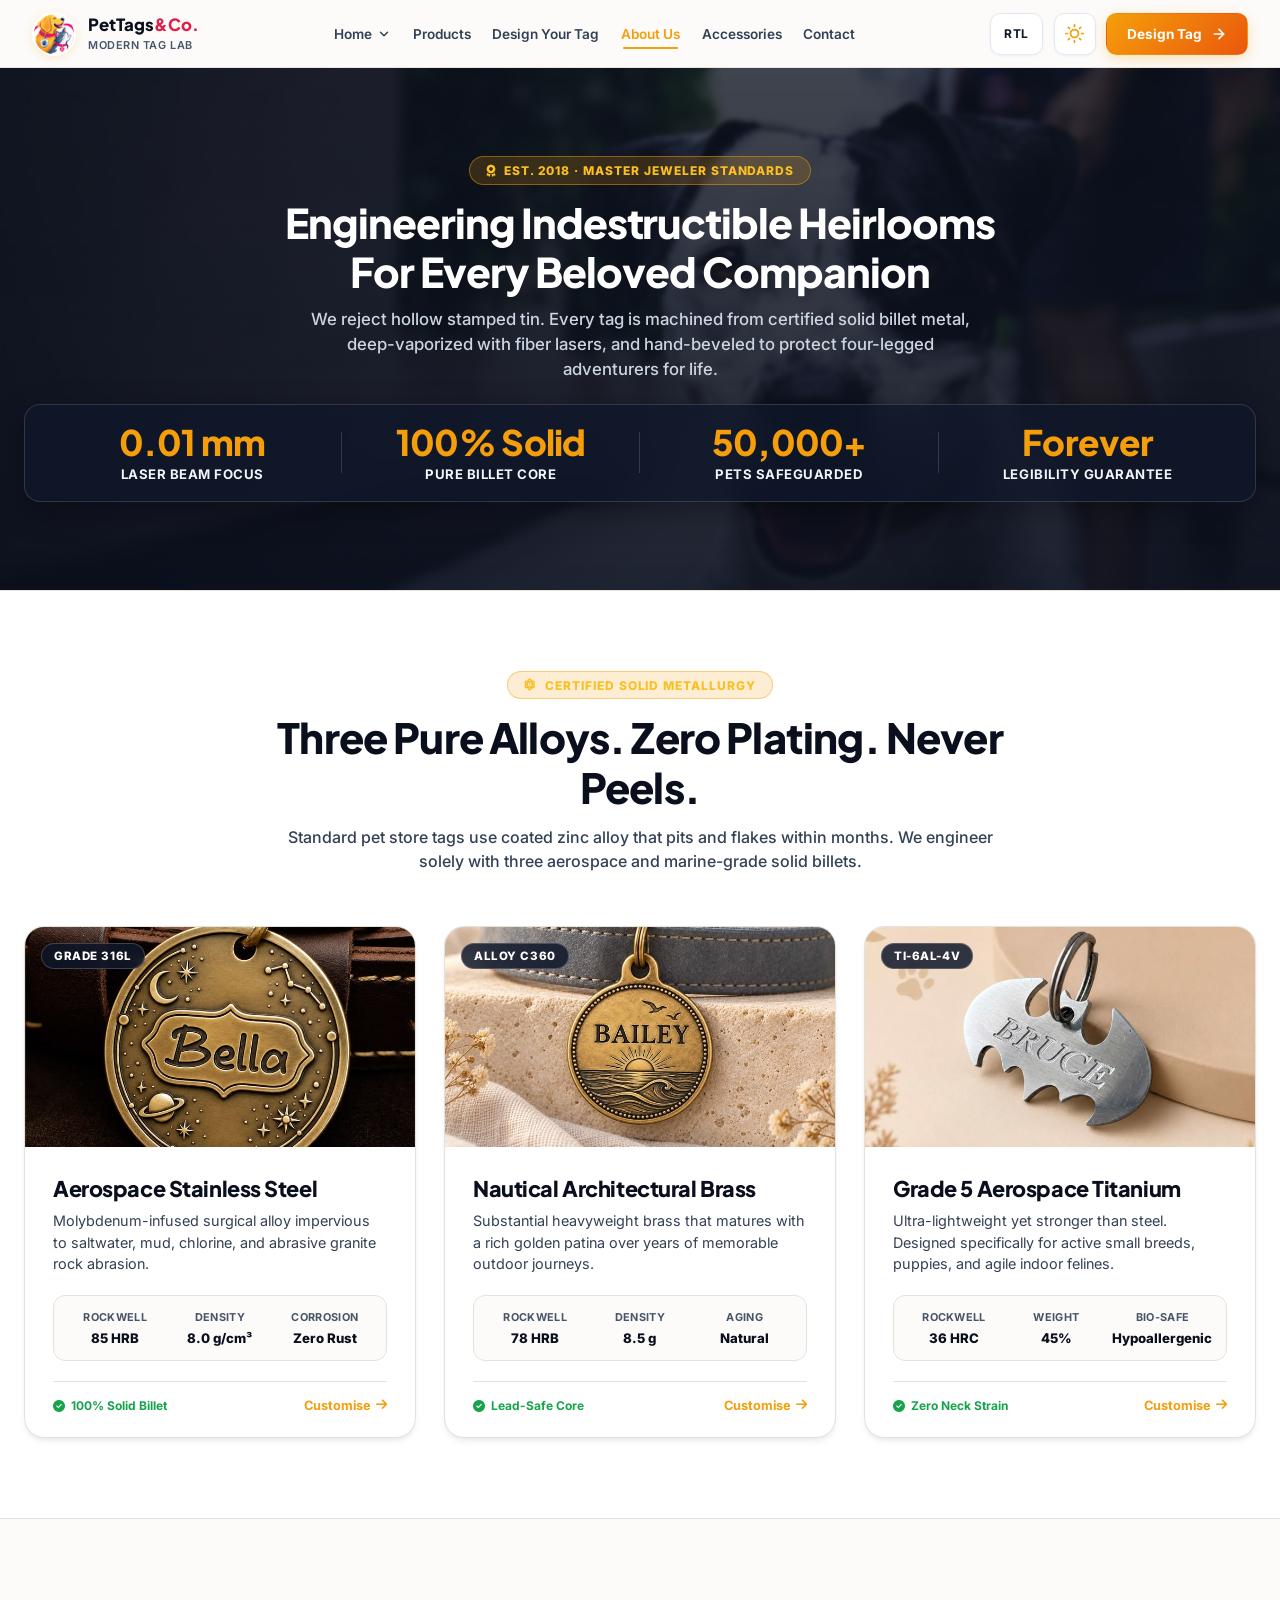
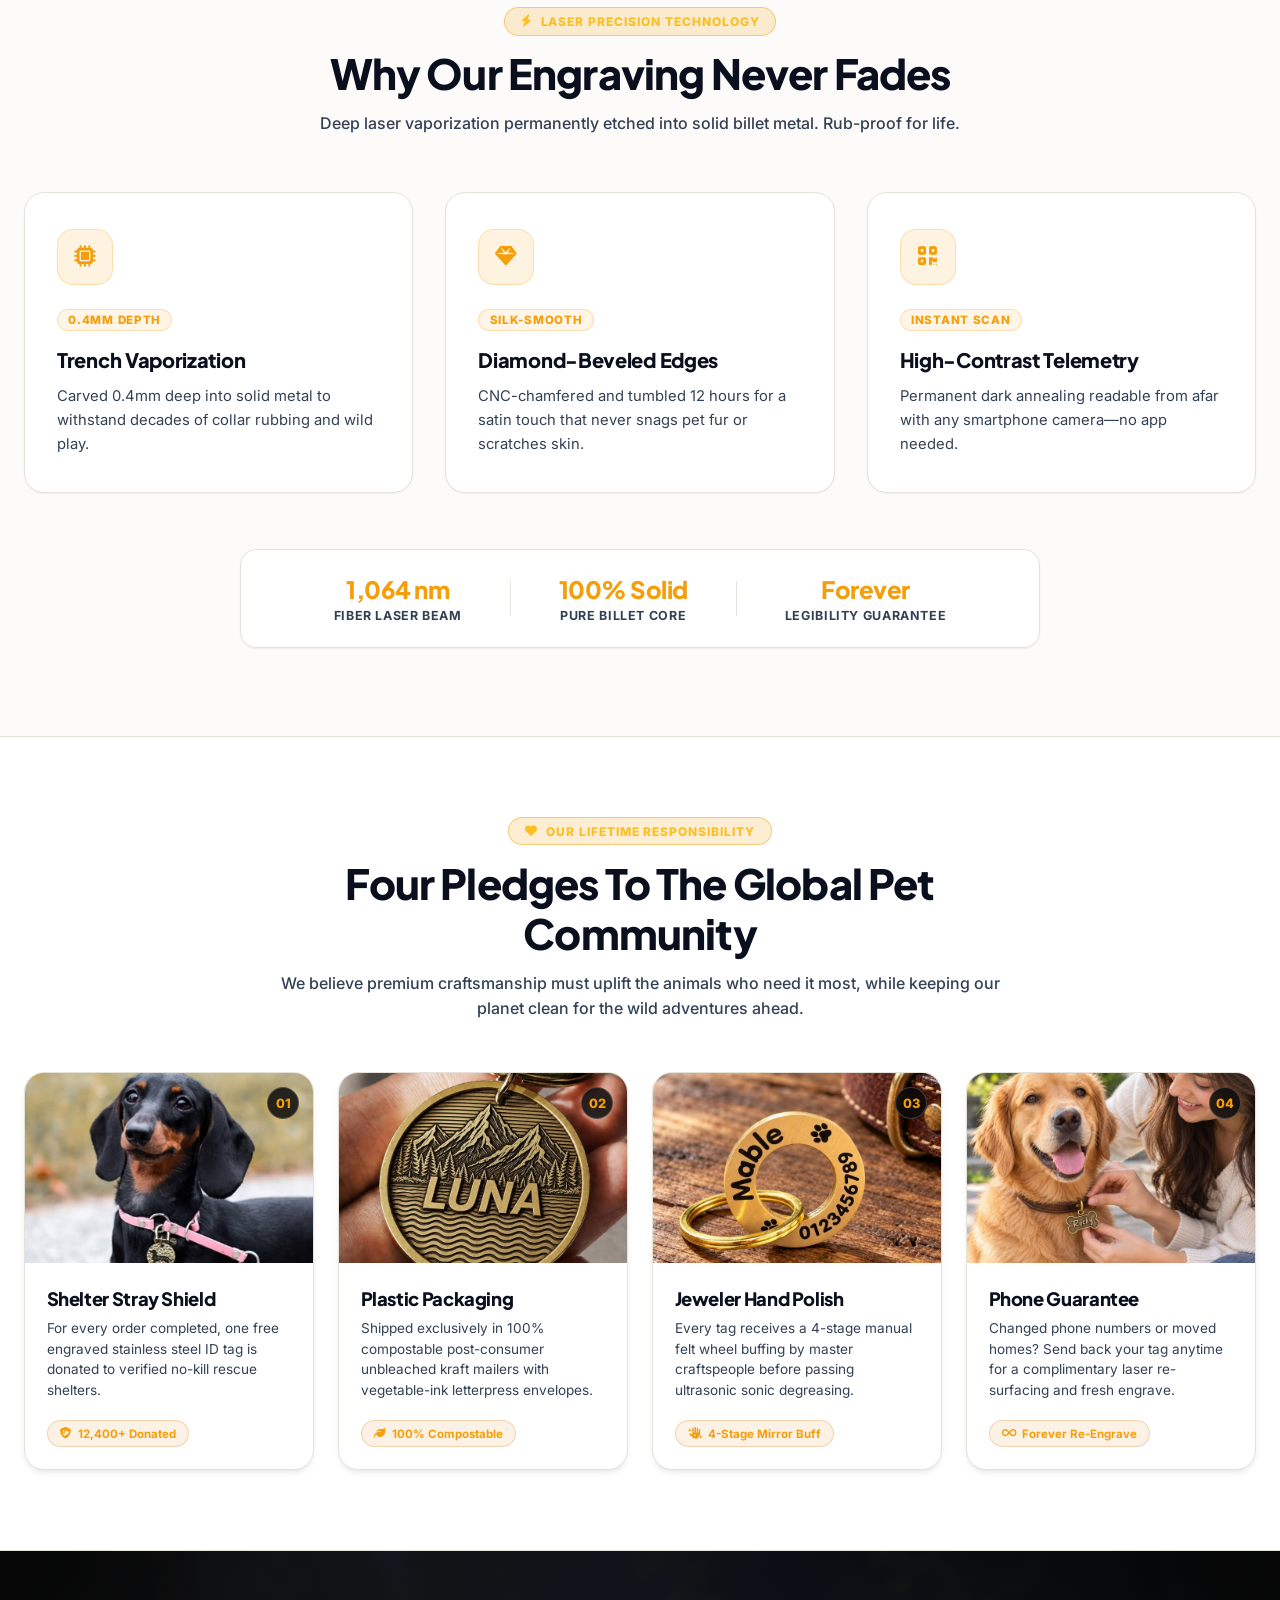
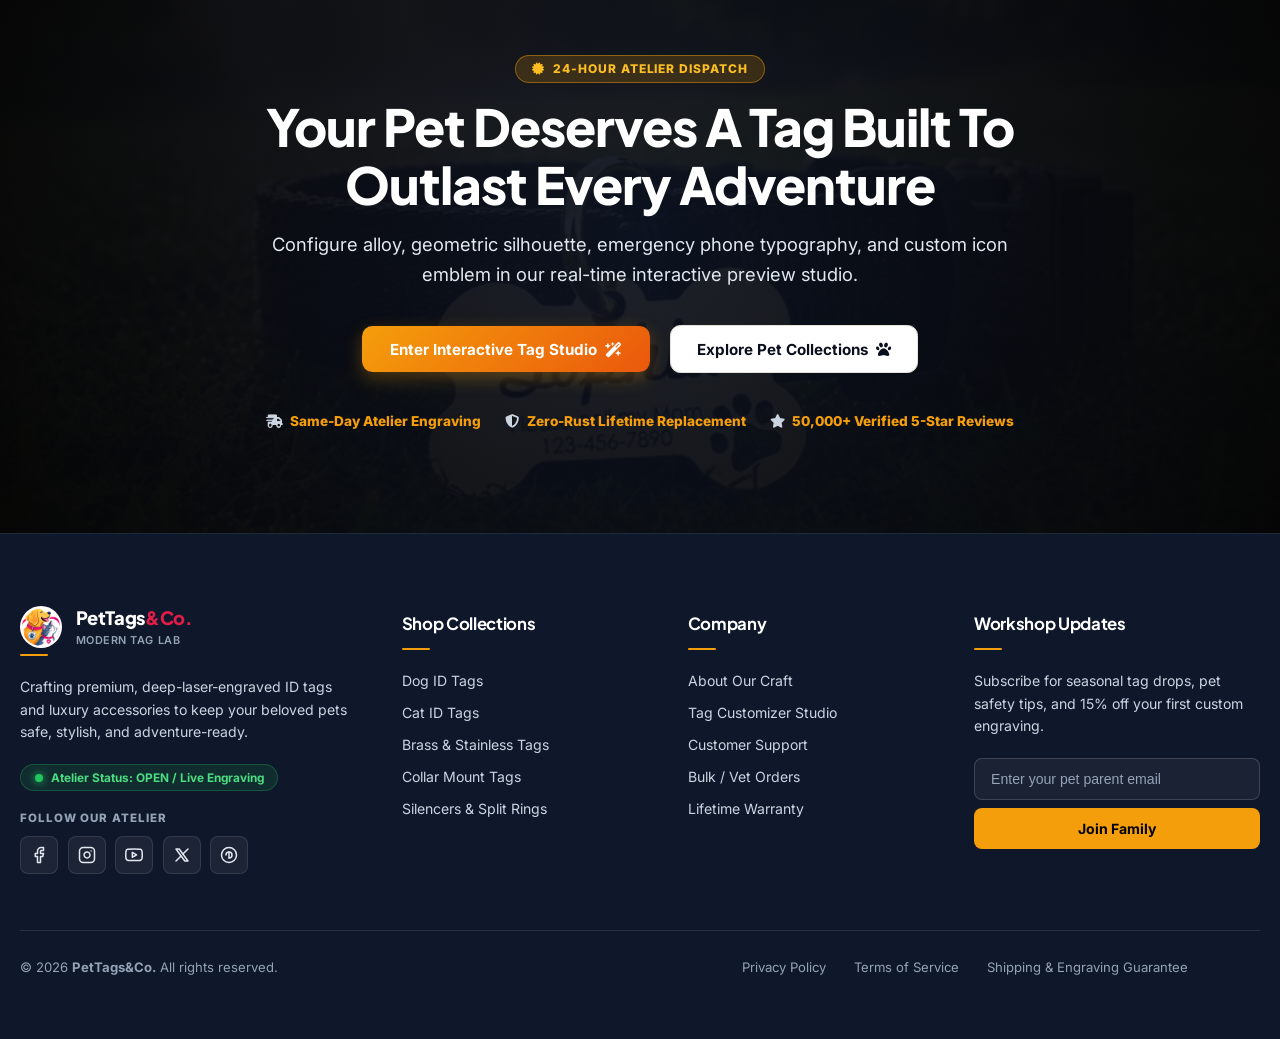
<file: about.html>
<!DOCTYPE html>
<html lang="en" dir="ltr">

<head>
  <meta charset="UTF-8">
  <meta name="viewport" content="width=device-width, initial-scale=1.0">
  <meta name="description"
    content="Discover the artisan heritage, metallurgical standards, and fiber laser precision behind Custom Pet ID Tag & Accessory Engraving Shop. Built for lifetime pet safety.">
  <meta name="keywords"
    content="about pet tags, brass dog tags, titanium cat tag, laser engraving atelier, bespoke pet ID craft">
  <title>About Our Craft & Heritage | Custom Pet ID Tag & Accessory Engraving Shop</title>

  <!-- Favicon -->
  <link rel="icon" type="image/png" href="assets/images/icons/logo.png">

  <!-- Google Fonts: Plus Jakarta Sans & Inter -->
  <link rel="preconnect" href="https://fonts.googleapis.com">
  <link rel="preconnect" href="https://fonts.gstatic.com" crossorigin>
  <link
    href="https://fonts.googleapis.com/css2?family=Inter:wght@400;500;600;700&family=Plus+Jakarta+Sans:wght@600;700;800;900&display=swap"
    rel="stylesheet">

  <!-- Font Awesome Icons -->
  <link rel="stylesheet" href="https://cdnjs.cloudflare.com/ajax/libs/font-awesome/6.4.0/css/all.min.css">

  <!-- Global Design System & Responsive Stylesheets -->
  <link rel="stylesheet" href="assets/css/style.css">
  <link rel="stylesheet" href="assets/css/responsive.css">
  <script>
    (function () {
      try {
        var theme = localStorage.getItem('pet_tag_theme');
        if (theme === 'dark' || (!theme && window.matchMedia && window.matchMedia('(prefers-color-scheme: dark)').matches)) {
          document.documentElement.classList.add('dark');
        } else {
          document.documentElement.classList.remove('dark');
        }
      } catch (e) {}
    })();
  </script>

  <!-- About Us CTA & Button Alignment Engine (768px, 1032px & Mobile) -->
  <style>
    @media (max-width: 768px) {
      .about-cta-actions {
        display: flex !important;
        flex-direction: column !important;
        width: 100% !important;
        max-width: 32rem !important;
        margin-left: auto !important;
        margin-right: auto !important;
        margin-bottom: 2rem !important;
        gap: 0.85rem !important;
        box-sizing: border-box !important;
      }

      .about-cta-actions .btn,
      .about-cta-actions a {
        width: 100% !important;
        max-width: 100% !important;
        box-sizing: border-box !important;
        justify-content: center !important;
        text-align: center !important;
        padding: 0.95rem 1.5rem !important;
        font-size: 0.98rem !important;
        border-radius: 0.75rem !important;
      }
    }
  </style>
</head>

<body>

  <!-- ======================================================================
       BRANDED PRELOADER
       ====================================================================== -->
  <div id="page-preloader" role="status" aria-live="polite" aria-label="Loading Custom Pet ID Tag Shop">
    <div class="loader-badge">
      <div class="loader-spinner"></div>
      <img src="assets/images/icons/logo.png" alt="Custom Pet ID Tag Shop Logo">
    </div>
    <p class="loader-text">Custom Pet Engraving</p>
  </div>

  <!-- ======================================================================
       FIXED COMPACT SINGLE-LINE HEADER
       ====================================================================== -->
  <header class="site-header" id="site-header">
    <div class="header-container">

      <!-- Brand Identity -->
      <a href="index.html" class="brand-link" aria-label="Custom Pet ID Tag & Accessory Engraving Shop Home">
        <div class="brand-logo-wrap">
          <img src="assets/images/icons/logo.png" alt="Pet Tag Logo" class="brand-logo-img">
        </div>
        <div class="brand-meta">
          <span class="brand-title">PetTags<span>&amp;Co.</span></span>
          <span class="brand-subtitle">Modern Tag Lab</span>
        </div>
      </a>

      <!-- Desktop Navigation: Exactly 6 Nav Items -->
      <nav class="nav-desktop-wrapper" aria-label="Main Navigation">
        <ul class="nav-desktop">

          <!-- 1. Home with Click-Only Dropdown -->
          <li class="nav-dropdown-wrapper js-nav-dropdown">
            <button type="button" class="dropdown-trigger" aria-expanded="false" aria-haspopup="true">
              <span>Home</span>
              <svg class="dropdown-arrow rtl-flip" viewBox="0 0 24 24" fill="none" stroke="currentColor"
                stroke-width="2.5" stroke-linecap="round" stroke-linejoin="round">
                <polyline points="6 9 12 15 18 9"></polyline>
              </svg>
            </button>
            <ul class="dropdown-panel" role="menu">
              <li role="none">
                <a href="index.html" role="menuitem">
                  <span>Home 1 (Artisan Studio)</span>
                  <span class="tag-pill">Classic</span>
                </a>
              </li>
              <li role="none">
                <a href="home-2.html" role="menuitem">
                  <span>Home 2 (Modern Tag Lab)</span>
                  <span class="tag-pill">Modern</span>
                </a>
              </li>
            </ul>
          </li>

          <!-- 2. Products (By Pet Type) -->
          <li>
            <a href="products.html" class="nav-link">Products</a>
          </li>

          <!-- 3. Design Your Tag -->
          <li>
            <a href="design.html" class="nav-link">Design Your Tag</a>
          </li>

          <!-- 4. About (Mandatory) -->
          <li>
            <a href="about.html" class="nav-link">About Us</a>
          </li>

          <!-- 5. Accessories -->
          <li>
            <a href="accessories.html" class="nav-link">Accessories</a>
          </li>

          <!-- 6. Contact (Directly Visible) -->
          <li>
            <a href="contact.html" class="nav-link">Contact</a>
          </li>

        </ul>
      </nav>

      <!-- Desktop Controls: RTL, Dark Mode, Action CTA -->
      <div class="header-actions">
        <!-- RTL/LTR Button -->
        <button type="button" class="ctrl-btn js-rtl-toggle" aria-label="Toggle Direction (LTR/RTL)"
          title="Switch RTL/LTR">
          <span class="rtl-text font-bold text-xs rtl-badge-text">RTL</span>
        </button>

        <!-- Dark Mode Toggle Button (#000000 Strict) -->
        <button type="button" class="ctrl-btn js-dark-toggle" aria-label="Toggle Dark Mode" title="Switch Theme">
          <!-- Sun Icon for Light Mode -->
          <svg class="icon-sun" viewBox="0 0 24 24" fill="none" stroke="currentColor" stroke-width="2"
            stroke-linecap="round" stroke-linejoin="round">
            <circle cx="12" cy="12" r="5"></circle>
            <line x1="12" y1="1" x2="12" y2="3"></line>
            <line x1="12" y1="21" x2="12" y2="23"></line>
            <line x1="4.22" y1="4.22" x2="5.64" y2="5.64"></line>
            <line x1="18.36" y1="18.36" x2="19.78" y2="19.78"></line>
            <line x1="1" y1="12" x2="3" y2="12"></line>
            <line x1="21" y1="12" x2="23" y2="12"></line>
            <line x1="4.22" y1="19.78" x2="5.64" y2="18.36"></line>
            <line x1="18.36" y1="5.64" x2="19.78" y2="4.22"></line>
          </svg>
          <!-- Moon Icon for Dark Mode -->
          <svg class="icon-moon" viewBox="0 0 24 24" fill="none" stroke="currentColor" stroke-width="2"
            stroke-linecap="round" stroke-linejoin="round">
            <path d="M21 12.79A9 9 0 1 1 11.21 3 7 7 0 0 0 21 12.79z"></path>
          </svg>
        </button>

        <!-- CTA Action Button -->
        <a href="design.html" class="btn-header-cta" id="header-cta-btn">
          <span>Design Tag</span>
          <svg viewBox="0 0 24 24" fill="none" stroke="currentColor" stroke-width="2.5" stroke-linecap="round"
            stroke-linejoin="round" class="rtl-flip">
            <line x1="5" y1="12" x2="19" y2="12"></line>
            <polyline points="12 5 19 12 12 19"></polyline>
          </svg>
        </a>
      </div>

    </div>
  </header>

  <!-- ======================================================================
       MOBILE DRAWER NAVIGATION
       ====================================================================== -->
  <div class="mobile-drawer-backdrop" id="mobile-drawer-backdrop" tabindex="-1"></div>

  <div class="mobile-drawer" id="mobile-drawer" role="dialog" aria-modal="true" aria-label="Mobile Navigation Menu">
    <!-- Drawer Header -->
    <div class="drawer-header">
      <div class="drawer-brand">
        <img src="assets/images/icons/logo.png" alt="Pet Tag Logo" class="drawer-brand-logo">
        <div class="drawer-brand-meta">
          <div class="drawer-brand-name">PetTags<span>&amp;Co.</span></div>
          <div class="drawer-brand-sub">Modern Tag Lab</div>
        </div>
      </div>
      <button type="button" class="btn-drawer-close js-drawer-close" aria-label="Close Mobile Menu">
        <svg viewBox="0 0 24 24" fill="none" stroke="currentColor" stroke-width="2" stroke-linecap="round"
          stroke-linejoin="round">
          <line x1="18" y1="6" x2="6" y2="18"></line>
          <line x1="6" y1="6" x2="18" y2="18"></line>
        </svg>
      </button>
    </div>

    <!-- Drawer Navigation Links -->
    <div class="drawer-body">
      <ul class="drawer-nav-list">

        <!-- Home Accordion (CLICK ONLY) -->
        <li class="drawer-accordion js-drawer-accordion">
          <button type="button" class="drawer-accordion-btn" aria-expanded="false">
            <span>Home</span>
            <svg class="drawer-accordion-arrow rtl-flip" viewBox="0 0 24 24" fill="none" stroke="currentColor"
              stroke-width="2.5" stroke-linecap="round" stroke-linejoin="round">
              <polyline points="6 9 12 15 18 9"></polyline>
            </svg>
          </button>
          <ul class="drawer-accordion-content">
            <li>
              <a href="index.html" class="drawer-sublink">
                <span>Home 1 (Artisan Studio)</span>
              </a>
            </li>
            <li>
              <a href="home-2.html" class="drawer-sublink">
                <span>Home 2 (Modern Tag Lab)</span>
              </a>
            </li>
          </ul>
        </li>

        <li><a href="products.html" class="drawer-nav-link">Products</a></li>
        <li><a href="design.html" class="drawer-nav-link">Design Your Tag</a></li>
        <li><a href="about.html" class="drawer-nav-link">About Us</a></li>
        <li><a href="accessories.html" class="drawer-nav-link">Accessories</a></li>
        <li><a href="contact.html" class="drawer-nav-link">Contact</a></li>

      </ul>
    </div>

    <!-- Drawer Footer with Dark Mode and RTL Controls -->
    <div class="drawer-footer">
      <div class="drawer-ctrls">
        <button type="button" class="drawer-ctrl-item js-dark-toggle" aria-label="Toggle Dark Mode">
          <svg class="icon-moon icon-sm" viewBox="0 0 24 24" fill="none" stroke="currentColor" stroke-width="2"
            stroke-linecap="round" stroke-linejoin="round">
            <path d="M21 12.79A9 9 0 1 1 11.21 3 7 7 0 0 0 21 12.79z"></path>
          </svg>
          <svg class="icon-sun icon-sm" viewBox="0 0 24 24" fill="none" stroke="currentColor" stroke-width="2"
            stroke-linecap="round" stroke-linejoin="round">
            <circle cx="12" cy="12" r="5"></circle>
            <line x1="12" y1="1" x2="12" y2="3"></line>
            <line x1="12" y1="21" x2="12" y2="23"></line>
            <line x1="4.22" y1="4.22" x2="5.64" y2="5.64"></line>
            <line x1="18.36" y1="18.36" x2="19.78" y2="19.78"></line>
            <line x1="1" y1="12" x2="3" y2="12"></line>
            <line x1="21" y1="12" x2="23" y2="12"></line>
            <line x1="4.22" y1="19.78" x2="5.64" y2="18.36"></line>
            <line x1="18.36" y1="5.64" x2="19.78" y2="4.22"></line>
          </svg>
          <span>Dark Mode</span>
        </button>

        <button type="button" class="drawer-ctrl-item js-rtl-toggle" aria-label="Toggle Direction (LTR/RTL)">
          <span class="rtl-text font-bold">RTL</span>
          <span>Switch</span>
        </button>
      </div>

      <a href="design.html" class="btn-header-cta drawer-cta-full">
        <span>Start Customizing</span>
        <svg viewBox="0 0 24 24" fill="none" stroke="currentColor" stroke-width="2.5" stroke-linecap="round"
          stroke-linejoin="round" class="rtl-flip">
          <line x1="5" y1="12" x2="19" y2="12"></line>
          <polyline points="12 5 19 12 12 19"></polyline>
        </svg>
      </a>
    </div>
  </div>

  <main id="main-content">
    <!-- ======================================================================
         SECTION 1: THE ATELIER HERITAGE & TELEMETRY
         Unique wide architectural header with 4-metric strip and tri-photo offset
         ====================================================================== -->
    <section class="about-hero-section" id="atelier-heritage" aria-labelledby="about-hero-heading">
      <!-- Background Image Layer -->
      <div class="about-hero-bg">
        <img src="assets/images/about/about-cta-bg.jpg" alt="Pet companion wearing handcrafted engraved tag"
          loading="eager" width="1920" height="1080">
      </div>
      <div class="about-hero-overlay"></div>

      <div class="container-custom">
        <!-- Editorial Header -->
        <div class="about-hero-header">
          <div class="about-eyebrow">
            <i class="fa-solid fa-award" aria-hidden="true"></i>
            <span>Est. 2018 · Master Jeweler Standards</span>
          </div>
          <h1 class="about-hero-title" id="about-hero-heading">
            Engineering Indestructible Heirlooms For Every Beloved Companion
          </h1>
          <p class="about-hero-subtitle">
            We reject hollow stamped tin. Every tag is machined from certified solid billet metal, deep-vaporized with
            fiber lasers, and hand-beveled to protect four-legged adventurers for life.
          </p>
        </div>

        <!-- 4-Metric Telemetry Strip -->
        <div class="about-telemetry-strip" role="region" aria-label="Key Atelier Specifications">
          <div class="about-telemetry-item">
            <div class="about-telemetry-val">0.01 mm</div>
            <div class="about-telemetry-lbl">Laser Beam Focus</div>
          </div>
          <div class="about-telemetry-item">
            <div class="about-telemetry-val">100% Solid</div>
            <div class="about-telemetry-lbl">Pure Billet Core</div>
          </div>
          <div class="about-telemetry-item">
            <div class="about-telemetry-val">50,000+</div>
            <div class="about-telemetry-lbl">Pets Safeguarded</div>
          </div>
          <div class="about-telemetry-item">
            <div class="about-telemetry-val">Forever</div>
            <div class="about-telemetry-lbl">Legibility Guarantee</div>
          </div>
        </div>


      </div>
    </section>

    <!-- ======================================================================
         SECTION 2: METALLURGICAL INTEGRITY BENCH (3 EVEN CARDS)
         Strict equal height, equal photo ratio, verified laboratory specs
         ====================================================================== -->
    <section class="about-materials-section" id="metallurgy-bench" aria-labelledby="metal-bench-heading">
      <div class="container-custom">
        <div class="about-section-header">
          <div class="about-eyebrow">
            <i class="fa-solid fa-atom" aria-hidden="true"></i>
            <span>Certified Solid Metallurgy</span>
          </div>
          <h2 class="about-section-title" id="metal-bench-heading">
            Three Pure Alloys. Zero Plating. Never Peels.
          </h2>
          <p class="about-section-desc">
            Standard pet store tags use coated zinc alloy that pits and flakes within months. We engineer solely with
            three aerospace and marine-grade solid billets.
          </p>
        </div>

        <!-- 3 Perfectly Even Metallurgical Cards -->
        <div class="about-metal-grid">
          <!-- Card 1: 316L Marine Stainless -->
          <article class="about-metal-card">
            <div class="about-metal-img-wrap">
              <img src="assets/images/about/p32.jpg" alt="Solid bar of aerospace 316L marine stainless steel alloy"
                width="600" height="400" loading="lazy">
              <span class="about-metal-grade-pill">Grade 316L</span>
            </div>
            <div class="about-metal-body">
              <div>
                <h3 class="about-metal-name">Aerospace Stainless Steel</h3>
                <p class="about-metal-brief">
                  Molybdenum-infused surgical alloy impervious to saltwater, mud, chlorine, and abrasive granite rock
                  abrasion.
                </p>
                <div class="about-spec-matrix">
                  <div class="about-spec-col">
                    <span class="about-spec-col-key">Rockwell</span>
                    <span class="about-spec-col-val">85 HRB</span>
                  </div>
                  <div class="about-spec-col">
                    <span class="about-spec-col-key">Density</span>
                    <span class="about-spec-col-val">8.0 g/cm³</span>
                  </div>
                  <div class="about-spec-col">
                    <span class="about-spec-col-key">Corrosion</span>
                    <span class="about-spec-col-val">Zero Rust</span>
                  </div>
                </div>
              </div>
              <div class="about-metal-foot">
                <span class="about-foot-cert">
                  <i class="fa-solid fa-circle-check" aria-hidden="true"></i>
                  <span>100% Solid Billet</span>
                </span>
                <a href="design.html" class="about-foot-link">
                  <span>Customise</span>
                  <i class="fa-solid fa-arrow-right" aria-hidden="true"></i>
                </a>
              </div>
            </div>
          </article>

          <!-- Card 2: Nautical C360 Brass -->
          <article class="about-metal-card">
            <div class="about-metal-img-wrap">
              <img src="assets/images/about/p33.jpg" alt="Solid core nautical C360 architectural brass alloy billet"
                width="600" height="400" loading="lazy">
              <span class="about-metal-grade-pill">Alloy C360</span>
            </div>
            <div class="about-metal-body">
              <div>
                <h3 class="about-metal-name">Nautical Architectural Brass</h3>
                <p class="about-metal-brief">
                  Substantial heavyweight brass that matures with a rich golden patina over years of memorable outdoor
                  journeys.
                </p>
                <div class="about-spec-matrix">
                  <div class="about-spec-col">
                    <span class="about-spec-col-key">Rockwell</span>
                    <span class="about-spec-col-val">78 HRB</span>
                  </div>
                  <div class="about-spec-col">
                    <span class="about-spec-col-key">Density</span>
                    <span class="about-spec-col-val">8.5 g</span>
                  </div>
                  <div class="about-spec-col">
                    <span class="about-spec-col-key">Aging</span>
                    <span class="about-spec-col-val">Natural </span>
                  </div>
                </div>
              </div>
              <div class="about-metal-foot">
                <span class="about-foot-cert">
                  <i class="fa-solid fa-circle-check" aria-hidden="true"></i>
                  <span>Lead-Safe Core</span>
                </span>
                <a href="design.html" class="about-foot-link">
                  <span>Customise</span>
                  <i class="fa-solid fa-arrow-right" aria-hidden="true"></i>
                </a>
              </div>
            </div>
          </article>

          <!-- Card 3: Grade 5 Aerospace Titanium -->
          <article class="about-metal-card">
            <div class="about-metal-img-wrap">
              <img src="assets/images/about/p34.jpg" alt="Grade 5 aerospace raw titanium metal bar close-up" width="600"
                height="400" loading="lazy">
              <span class="about-metal-grade-pill">Ti-6Al-4V</span>
            </div>
            <div class="about-metal-body">
              <div>
                <h3 class="about-metal-name">Grade 5 Aerospace Titanium</h3>
                <p class="about-metal-brief">
                  Ultra-lightweight yet stronger than steel. Designed specifically for active small breeds, puppies, and
                  agile indoor felines.
                </p>
                <div class="about-spec-matrix">
                  <div class="about-spec-col">
                    <span class="about-spec-col-key">Rockwell</span>
                    <span class="about-spec-col-val">36 HRC</span>
                  </div>
                  <div class="about-spec-col">
                    <span class="about-spec-col-key">Weight</span>
                    <span class="about-spec-col-val">45% </span>
                  </div>
                  <div class="about-spec-col">
                    <span class="about-spec-col-key">Bio-Safe</span>
                    <span class="about-spec-col-val">Hypoallergenic</span>
                  </div>
                </div>
              </div>
              <div class="about-metal-foot">
                <span class="about-foot-cert">
                  <i class="fa-solid fa-circle-check" aria-hidden="true"></i>
                  <span>Zero Neck Strain</span>
                </span>
                <a href="design.html" class="about-foot-link">
                  <span>Customise</span>
                  <i class="fa-solid fa-arrow-right" aria-hidden="true"></i>
                </a>
              </div>
            </div>
          </article>
        </div>
      </div>
    </section>

    <!-- ======================================================================
         SECTION 3: FIBER LASER TECHNOLOGY (CLEAN 3-CARD MINIMALIST GRID)
         Clean, uncluttered, concise content with high visual appeal
         ====================================================================== -->
    <section class="about-atelier-section" id="fiber-laser-atelier" aria-labelledby="atelier-tech-heading">
      <div class="container-custom">
        <!-- Minimalist Centered Header -->
        <div class="about-atelier-header text-center">
          <div class="about-eyebrow">
            <i class="fa-solid fa-bolt" aria-hidden="true"></i>
            <span>Laser Precision Technology</span>
          </div>
          <h2 class="about-section-title" id="atelier-tech-heading">
            Why Our Engraving Never Fades
          </h2>
          <p class="about-section-desc">
            Deep laser vaporization permanently etched into solid billet metal. Rub-proof for life.
          </p>
        </div>

        <!-- 3 Clean Minimal Feature Cards -->
        <div class="about-atelier-features-grid">
          <!-- Feature 1 -->
          <div class="about-minimal-card">
            <div class="about-minimal-icon">
              <i class="fa-solid fa-microchip" aria-hidden="true"></i>
            </div>
            <span class="about-minimal-tag">0.4mm Depth</span>
            <h3 class="about-minimal-title">Trench Vaporization</h3>
            <p class="about-minimal-text">
              Carved 0.4mm deep into solid metal to withstand decades of collar rubbing and wild play.
            </p>
          </div>

          <!-- Feature 2 -->
          <div class="about-minimal-card">
            <div class="about-minimal-icon">
              <i class="fa-solid fa-gem" aria-hidden="true"></i>
            </div>
            <span class="about-minimal-tag">Silk-Smooth</span>
            <h3 class="about-minimal-title">Diamond-Beveled Edges</h3>
            <p class="about-minimal-text">
              CNC-chamfered and tumbled 12 hours for a satin touch that never snags pet fur or scratches skin.
            </p>
          </div>

          <!-- Feature 3 -->
          <div class="about-minimal-card">
            <div class="about-minimal-icon">
              <i class="fa-solid fa-qrcode" aria-hidden="true"></i>
            </div>
            <span class="about-minimal-tag">Instant Scan</span>
            <h3 class="about-minimal-title">High-Contrast Telemetry</h3>
            <p class="about-minimal-text">
              Permanent dark annealing readable from afar with any smartphone camera—no app needed.
            </p>
          </div>
        </div>

        <!-- Minimalist 3-Pillar Specs Strip -->
        <div class="about-atelier-specs-strip">
          <div class="atelier-spec-item">
            <span class="spec-num">1,064 nm</span>
            <span class="spec-label">Fiber Laser Beam</span>
          </div>
          <div class="atelier-spec-sep"></div>
          <div class="atelier-spec-item">
            <span class="spec-num">100% Solid</span>
            <span class="spec-label">Pure Billet Core</span>
          </div>
          <div class="atelier-spec-sep"></div>
          <div class="atelier-spec-item">
            <span class="spec-num">Forever</span>
            <span class="spec-label">Legibility Guarantee</span>
          </div>
        </div>
      </div>
    </section>

    <!-- ======================================================================
         SECTION 4: FOUR-PILLAR SANCTUARY & ECO PLEDGE (4 EVEN CARDS)
         4-column layout, image-dominant, ultra-concise bright text
         ====================================================================== -->
    <section class="about-pledge-section" id="sanctuary-pledge" aria-labelledby="pledge-heading">
      <div class="container-custom">
        <div class="about-section-header">
          <div class="about-eyebrow">
            <i class="fa-solid fa-heart" aria-hidden="true"></i>
            <span>Our Lifetime Responsibility</span>
          </div>
          <h2 class="about-section-title" id="pledge-heading">
            Four Pledges To The Global Pet Community
          </h2>
          <p class="about-section-desc">
            We believe premium craftsmanship must uplift the animals who need it most, while keeping our planet clean
            for the wild adventures ahead.
          </p>
        </div>

        <!-- 4 Even Cards Grid -->
        <div class="about-pledge-grid">
          <!-- Card 1: 1% Shelter Shield -->
          <article class="about-pledge-card">
            <div class="about-pledge-img-wrap">
              <img src="assets/images/about/p35.jpg" alt="Rescued shelter puppy safely wearing brass tag" width="500"
                height="350" loading="lazy">
              <span class="about-pledge-num">01</span>
            </div>
            <div class="about-pledge-body">
              <div>
                <h3 class="about-pledge-title">Shelter Stray Shield</h3>
                <p class="about-pledge-desc">
                  For every order completed, one free engraved stainless steel ID tag is donated to verified no-kill
                  rescue shelters.
                </p>
              </div>
              <div class="about-pledge-pill">
                <i class="fa-solid fa-shield-dog" aria-hidden="true"></i>
                <span>12,400+ Donated</span>
              </div>
            </div>
          </article>

          <!-- Card 2: 100% Recyclable Swarf -->
          <article class="about-pledge-card">
            <div class="about-pledge-img-wrap">
              <img src="assets/images/about/p36.jpg" alt="Sustainable biodegradable unboxing packaging" width="500"
                height="350" loading="lazy">
              <span class="about-pledge-num">02</span>
            </div>
            <div class="about-pledge-body">
              <div>
                <h3 class="about-pledge-title">Plastic Packaging</h3>
                <p class="about-pledge-desc">
                  Shipped exclusively in 100% compostable post-consumer unbleached kraft mailers with vegetable-ink
                  letterpress envelopes.
                </p>
              </div>
              <div class="about-pledge-pill">
                <i class="fa-solid fa-leaf" aria-hidden="true"></i>
                <span>100% Compostable</span>
              </div>
            </div>
          </article>

          <!-- Card 3: Jeweler Hand-Finishing -->
          <article class="about-pledge-card">
            <div class="about-pledge-img-wrap">
              <img src="assets/images/about/p37.jpg" alt="Artisan hand finishing pet tag with jeweler felt wheel"
                width="500" height="350" loading="lazy">
              <span class="about-pledge-num">03</span>
            </div>
            <div class="about-pledge-body">
              <div>
                <h3 class="about-pledge-title">Jeweler Hand Polish</h3>
                <p class="about-pledge-desc">
                  Every tag receives a 4-stage manual felt wheel buffing by master craftspeople before passing
                  ultrasonic sonic degreasing.
                </p>
              </div>
              <div class="about-pledge-pill">
                <i class="fa-solid fa-hand-sparkles" aria-hidden="true"></i>
                <span>4-Stage Mirror Buff</span>
              </div>
            </div>
          </article>

          <!-- Card 4: Free Lifetime Re-Engrave -->
          <article class="about-pledge-card">
            <div class="about-pledge-img-wrap">
              <img src="assets/images/about/p38.jpg"
                alt="Hands inspecting newly engraved pet ID tag with lifetime guarantee" width="500" height="350"
                loading="lazy">
              <span class="about-pledge-num">04</span>
            </div>
            <div class="about-pledge-body">
              <div>
                <h3 class="about-pledge-title">Phone Guarantee</h3>
                <p class="about-pledge-desc">
                  Changed phone numbers or moved homes? Send back your tag anytime for a complimentary laser
                  re-surfacing and fresh engrave.
                </p>
              </div>
              <div class="about-pledge-pill">
                <i class="fa-solid fa-infinity" aria-hidden="true"></i>
                <span>Forever Re-Engrave</span>
              </div>
            </div>
          </article>
        </div>
      </div>
    </section>

    <!-- ======================================================================
         SECTION 5: THE LIFETIME HEIRLOOM GUARANTEE & CONCIERGE CTA
         Ultra-premium dark glassmorphism banner with action triggers
         ====================================================================== -->
    <section class="about-cta-section" id="atelier-concierge-cta" aria-labelledby="about-cta-heading">
      <div class="about-cta-bg">
        <img src="assets/images/about/p39.jpg" alt="Joyful pet guardian hiking outdoors with tagged loyal dog"
          width="1200" height="600" loading="lazy">
      </div>
      <div class="about-cta-overlay"></div>
      <div class="container-custom">
        <div class="about-cta-content">
          <div class="about-eyebrow">
            <i class="fa-solid fa-certificate" aria-hidden="true"></i>
            <span>24-Hour Atelier Dispatch</span>
          </div>
          <h2 class="about-cta-title" id="about-cta-heading">
            Your Pet Deserves A Tag Built To Outlast Every Adventure
          </h2>
          <p class="about-cta-desc">
            Configure alloy, geometric silhouette, emergency phone typography, and custom icon emblem in our real-time
            interactive preview studio.
          </p>

          <div class="about-cta-actions">
            <a href="design.html" class="btn btn-primary" id="about-primary-craft-btn">
              <span>Enter Interactive Tag Studio</span>
              <i class="fa-solid fa-wand-magic-sparkles ml-2" aria-hidden="true"></i>
            </a>
            <a href="products.html" class="btn btn-secondary" id="about-secondary-shop-btn">
              <span>Explore Pet Collections</span>
              <i class="fa-solid fa-paw ml-2" aria-hidden="true"></i>
            </a>
          </div>

          <div class="about-cta-badges">
            <div class="about-reassure-item">
              <i class="fa-solid fa-truck-fast text-amber-500" aria-hidden="true"></i>
              <span>Same-Day Atelier Engraving</span>
            </div>
            <div class="about-reassure-item">
              <i class="fa-solid fa-shield-halved text-amber-500" aria-hidden="true"></i>
              <span>Zero-Rust Lifetime Replacement</span>
            </div>
            <div class="about-reassure-item">
              <i class="fa-solid fa-star text-amber-500" aria-hidden="true"></i>
              <span>50,000+ Verified 5-Star Reviews</span>
            </div>
          </div>
        </div>
      </div>
    </section>
  </main>

  <!-- ======================================================================
       SCROLL TO TOP BUTTON
       ====================================================================== -->
  <button type="button" id="scroll-to-top" aria-label="Scroll back to top of page" title="Back to top">
    <svg viewBox="0 0 24 24" fill="none" stroke="currentColor" stroke-width="2.5" stroke-linecap="round"
      stroke-linejoin="round">
      <polyline points="18 15 12 9 6 15"></polyline>
    </svg>
  </button>

  <!-- ======================================================================
       SHARED FOOTER
       ====================================================================== -->
  <footer class="site-footer">
    <div class="footer-container">

      <div class="footer-top-grid">
        <!-- Brand Summary -->
        <div class="footer-brand-wrap">
          <a href="index.html" class="footer-brand" aria-label="PetTags&amp;Co. Home">
            <img src="assets/images/icons/logo.png" alt="Pet Tag Logo" class="footer-logo">
            <div class="footer-brand-text">
              <h3>PetTags<span>&amp;Co.</span></h3>
              <p>Modern Tag Lab</p>
            </div>
          </a>
          <p class="footer-bio">
            Crafting premium, deep-laser-engraved ID tags and luxury accessories to keep your beloved pets safe,
            stylish, and adventure-ready.
          </p>
          <div class="footer-status-pill">
            <span class="status-dot"></span>
            <span>Atelier Status: OPEN / Live Engraving</span>
          </div>
          <div class="footer-social-wrap">
            <span class="footer-social-title">Follow Our Atelier</span>
            <div class="footer-socials">
              <a href="#" class="footer-social-link" aria-label="Facebook">
                <svg viewBox="0 0 24 24" fill="none" stroke="currentColor" stroke-width="2" stroke-linecap="round"
                  stroke-linejoin="round">
                  <path d="M18 2h-3a5 5 0 0 0-5 5v3H7v4h3v8h4v-8h3l1-4h-4V7a1 1 0 0 1 1-1h3z"></path>
                </svg>
              </a>
              <a href="#" class="footer-social-link" aria-label="Instagram">
                <svg viewBox="0 0 24 24" fill="none" stroke="currentColor" stroke-width="2" stroke-linecap="round"
                  stroke-linejoin="round">
                  <rect x="2" y="2" width="20" height="20" rx="5" ry="5"></rect>
                  <path d="M16 11.37A4 4 0 1 1 12.63 8 4 4 0 0 1 16 11.37z"></path>
                  <line x1="17.5" y1="6.5" x2="17.51" y2="6.5"></line>
                </svg>
              </a>
              <a href="#" class="footer-social-link" aria-label="YouTube">
                <svg viewBox="0 0 24 24" fill="none" stroke="currentColor" stroke-width="2" stroke-linecap="round"
                  stroke-linejoin="round">
                  <path
                    d="M22.54 6.42a2.78 2.78 0 0 0-1.94-2C18.88 4 12 4 12 4s-6.88 0-8.6.46a2.78 2.78 0 0 0-1.94 2A29 29 0 0 0 1 11.75a29 29 0 0 0 .46 5.33A2.78 2.78 0 0 0 3.4 19c1.72.46 8.6.46 8.6.46s6.88 0 8.6-.46a2.78 2.78 0 0 0 1.94-2 29 29 0 0 0 .46-5.25 29 29 0 0 0-.46-5.33z">
                  </path>
                  <polygon points="9.75 15.02 15.5 11.75 9.75 8.48 9.75 15.02"></polygon>
                </svg>
              </a>
              <a href="#" class="footer-social-link" aria-label="X (Twitter)">
                <svg viewBox="0 0 24 24" fill="none" stroke="currentColor" stroke-width="2" stroke-linecap="round"
                  stroke-linejoin="round">
                  <path d="M4 4l11.733 16h4.267l-11.733 -16z"></path>
                  <path d="M4 20l6.768 -6.768m2.46 -2.46l6.772 -6.772"></path>
                </svg>
              </a>
              <a href="#" class="footer-social-link" aria-label="Pinterest">
                <svg viewBox="0 0 24 24" fill="none" stroke="currentColor" stroke-width="2" stroke-linecap="round"
                  stroke-linejoin="round">
                  <line x1="12" y1="8" x2="12" y2="16"></line>
                  <circle cx="12" cy="12" r="10"></circle>
                  <path d="M8 12a4 4 0 0 1 8 0c0 2.21-1.79 4-4 4"></path>
                </svg>
              </a>
            </div>
          </div>
        </div>

        <!-- Col 1: Shop Collections -->
        <div>
          <h4 class="footer-col-title">Shop Collections</h4>
          <ul class="footer-links-list">
            <li class="footer-link-item"><a href="products.html">Dog ID Tags</a></li>
            <li class="footer-link-item"><a href="products.html">Cat ID Tags</a></li>
            <li class="footer-link-item"><a href="products.html">Brass &amp; Stainless Tags</a></li>
            <li class="footer-link-item"><a href="accessories.html">Collar Mount Tags</a></li>
            <li class="footer-link-item"><a href="accessories.html">Silencers &amp; Split Rings</a></li>
          </ul>
        </div>

        <!-- Col 2: Navigation & Company -->
        <div>
          <h4 class="footer-col-title">Company</h4>
          <ul class="footer-links-list">
            <li class="footer-link-item"><a href="about.html">About Our Craft</a></li>
            <li class="footer-link-item"><a href="design.html">Tag Customizer Studio</a></li>
            <li class="footer-link-item"><a href="contact.html">Customer Support</a></li>
            <li class="footer-link-item"><a href="contact.html">Bulk / Vet Orders</a></li>
            <li class="footer-link-item"><a href="contact.html">Lifetime Warranty</a></li>
          </ul>
        </div>

        <!-- Col 3: Newsletter & Workshop -->
        <div>
          <h4 class="footer-col-title">Workshop Updates</h4>
          <p class="footer-newsletter-text">
            Subscribe for seasonal tag drops, pet safety tips, and 15% off your first custom engraving.
          </p>
          <form class="footer-newsletter-form"
            onsubmit="event.preventDefault(); alert('Thank you for subscribing to PetTags & Co.!');">
            <div class="footer-input-row">
              <input type="email" required placeholder="Enter your pet parent email" class="footer-input"
                aria-label="Email address for newsletter">
            </div>
            <button type="submit" class="footer-newsletter-btn">
              <span>Join Family</span>
            </button>
          </form>
        </div>

      </div>

      <!-- Footer Bottom Bar -->
      <div class="footer-bottom-bar">
        <p>&copy; 2026 <a href="index.html" class="footer-bottom-brand-link">PetTags&amp;Co.</a> All rights reserved.</p>
        <ul class="footer-bottom-links">
          <li><a href="#">Privacy Policy</a></li>
          <li><a href="#">Terms of Service</a></li>
          <li><a href="#">Shipping &amp; Engraving Guarantee</a></li>
        </ul>
      </div>

    </div>
  </footer>

  <!-- Global Javascript Logic -->
  <script src="assets/js/main.js"></script>
</body>

</html>
</file>
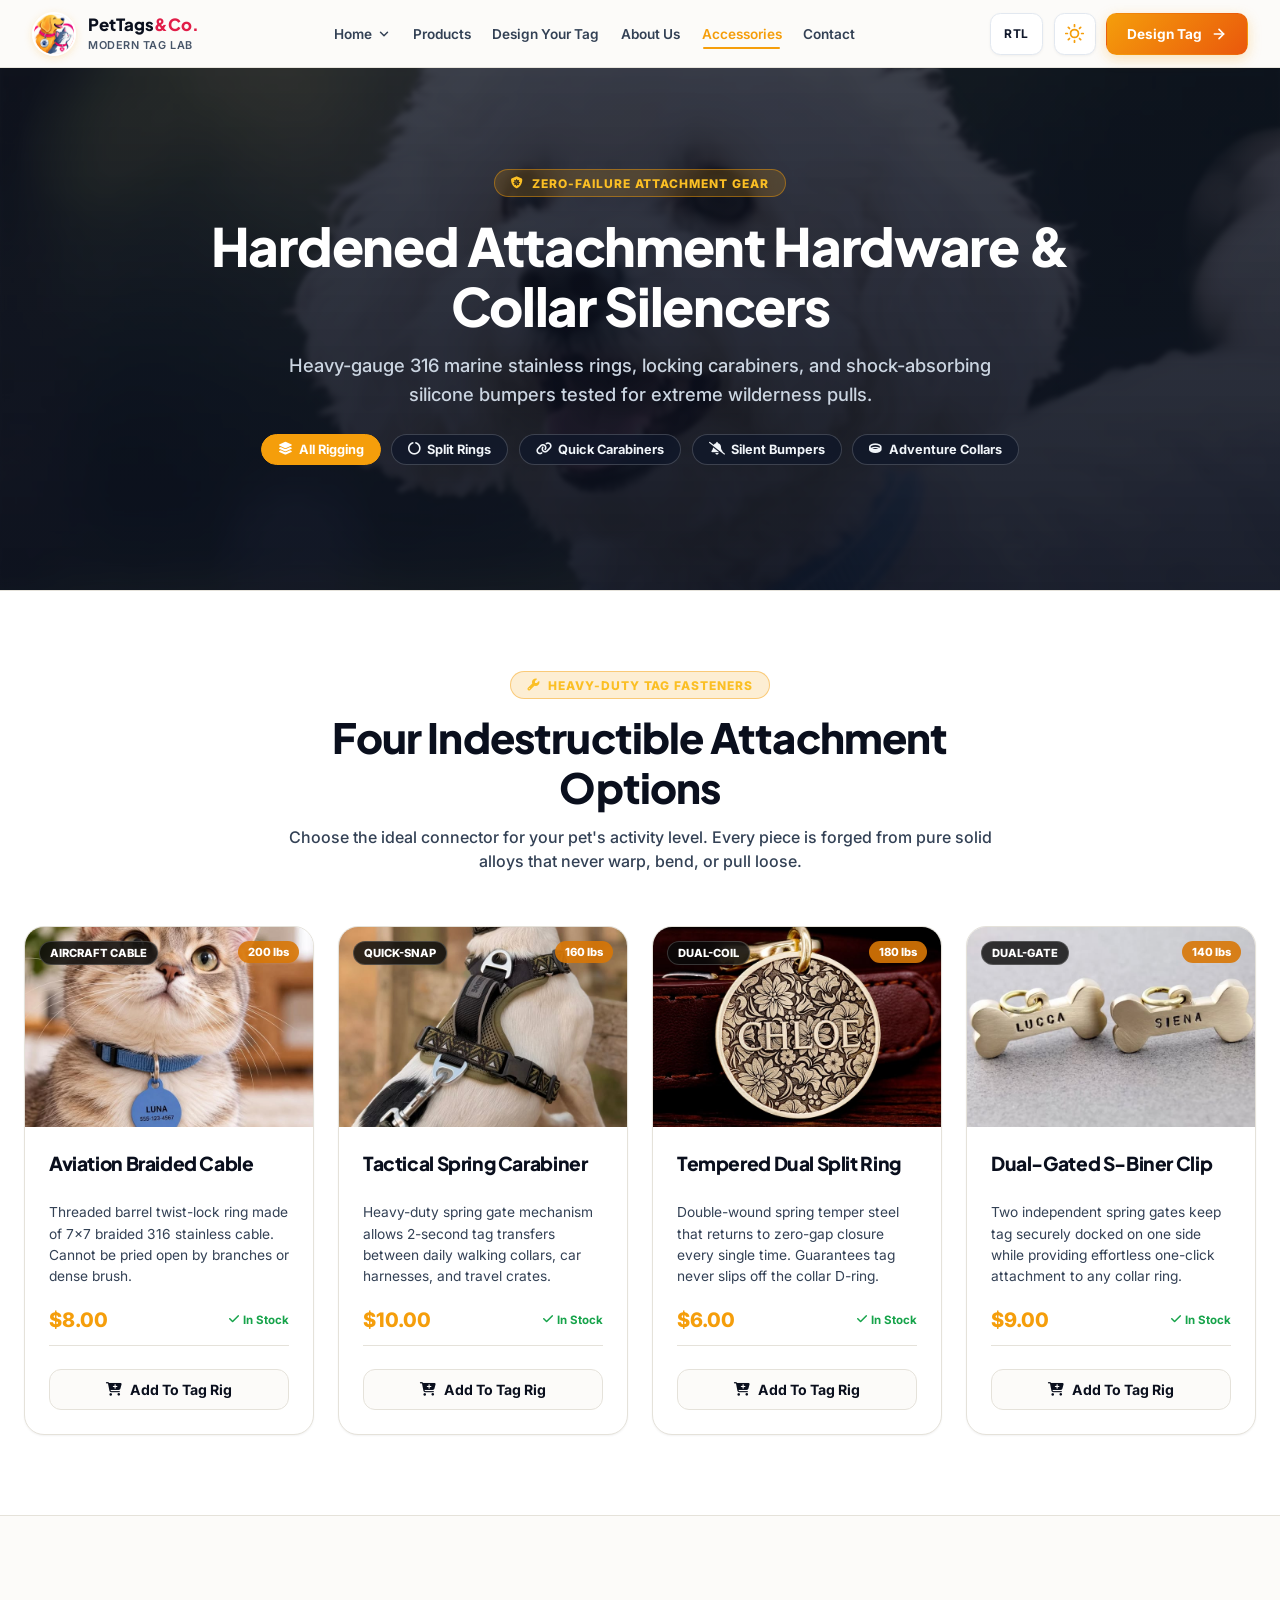
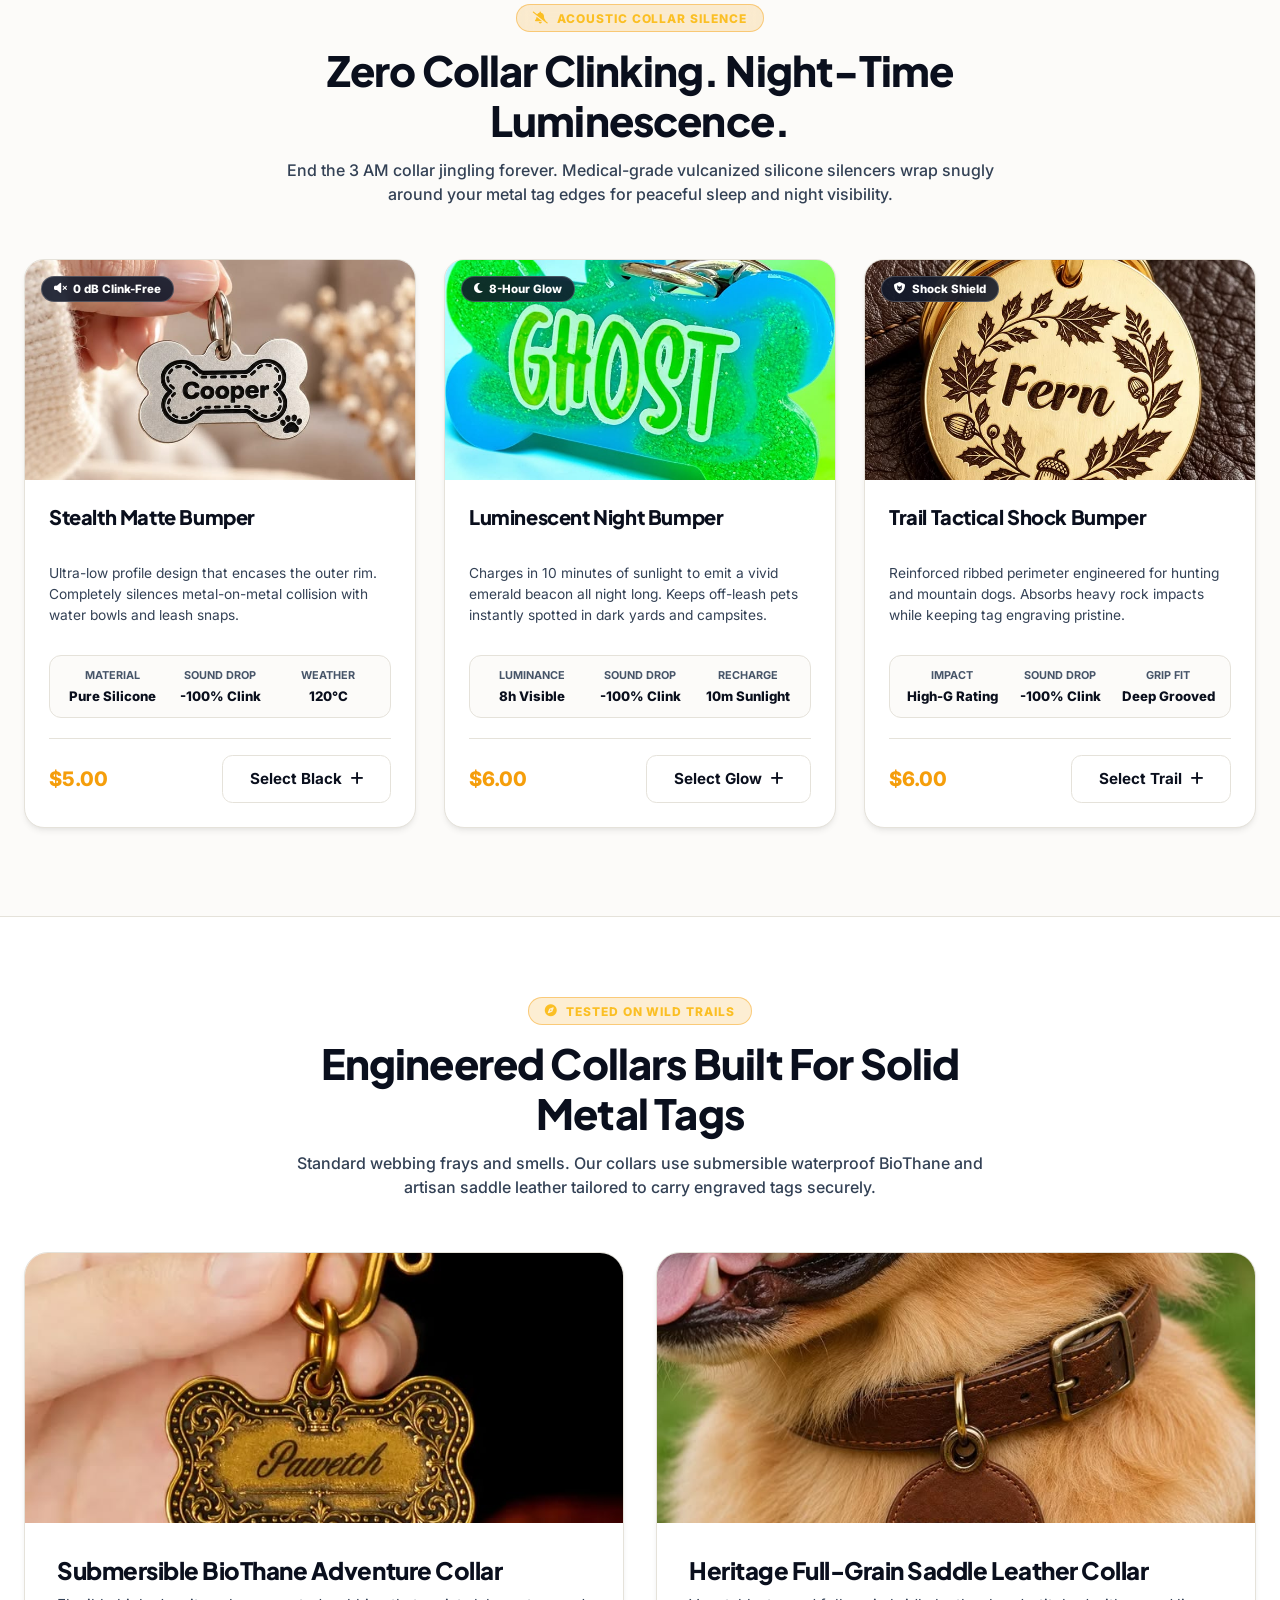
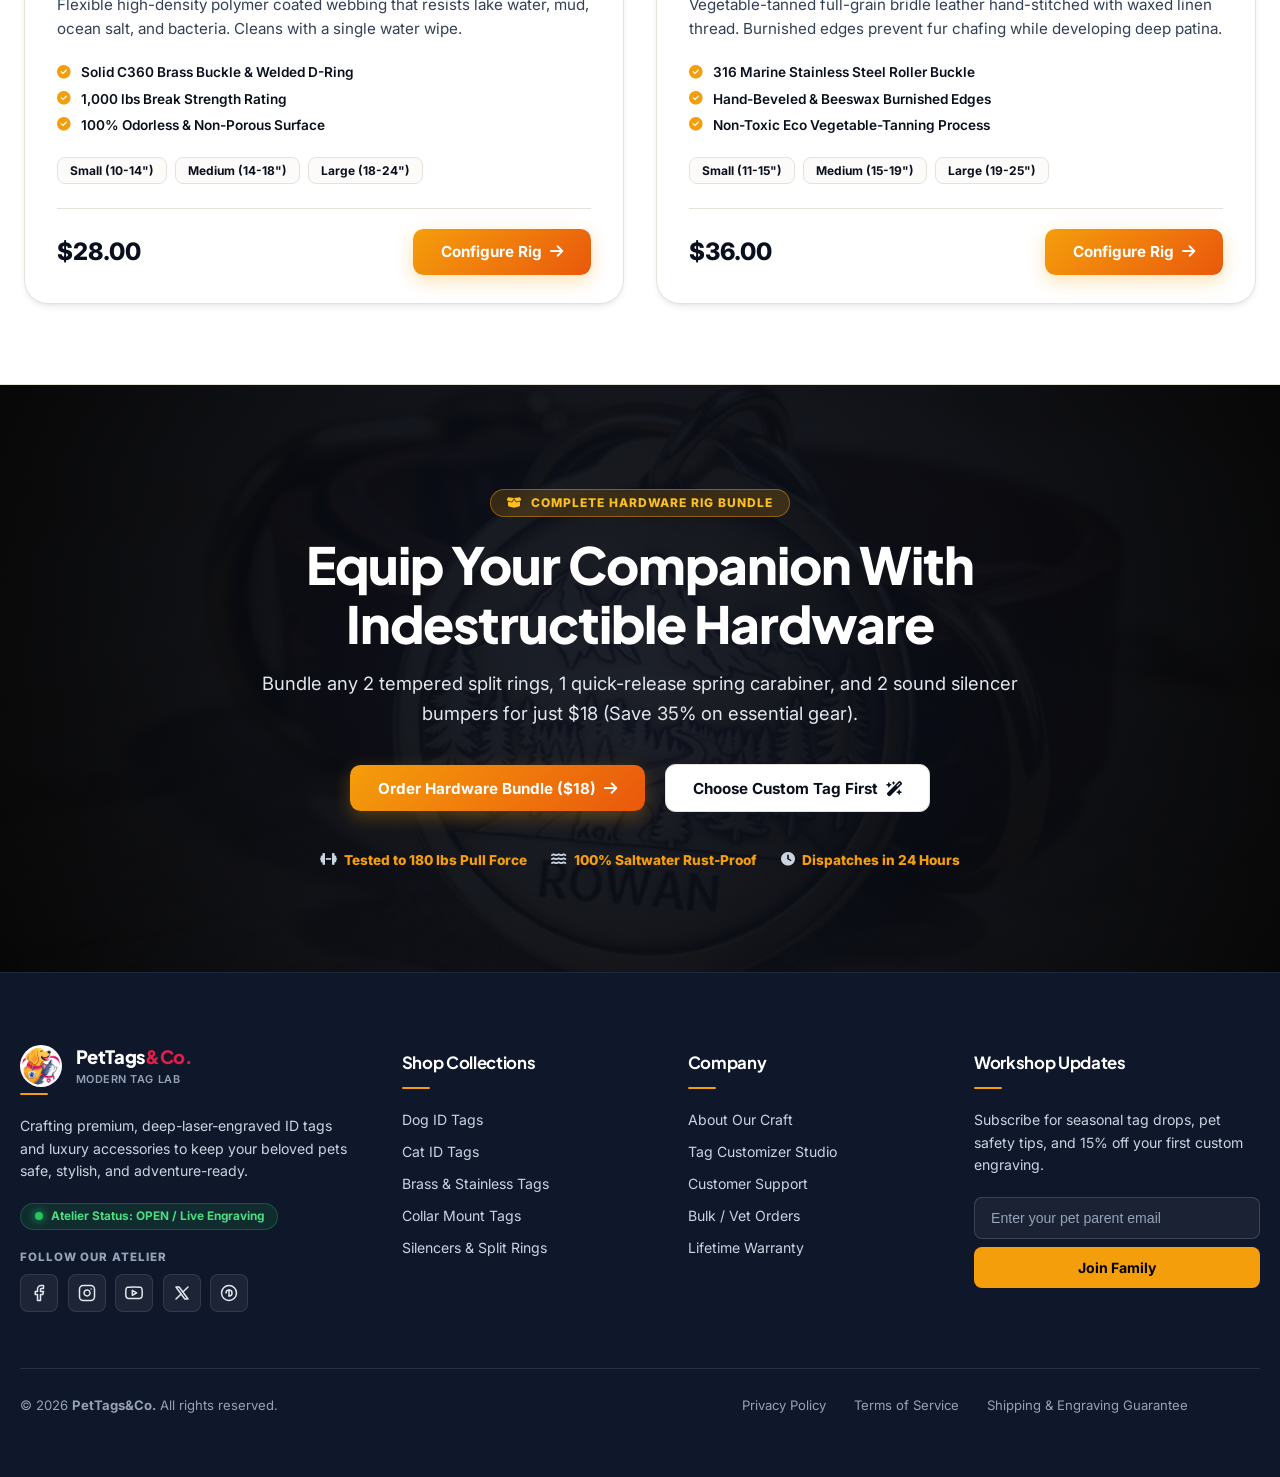
<file: accessories.html>
<!DOCTYPE html>
<html lang="en" dir="ltr">

<head>
  <meta charset="UTF-8">
  <meta name="viewport" content="width=device-width, initial-scale=1.0">
  <meta name="description"
    content="Shop indestructible pet tag attachment hardware, braided aviation wire rings, mini carabiners, silent silicone bumpers, and waterproof BioThane collars.">
  <meta name="keywords"
    content="pet tag hardware, dog tag silencer, split rings, pet carabiner clip, biothane waterproof collar">
  <title>Engineered Attachment Hardware &amp; Silencers | Custom Pet ID Tag &amp; Accessory Engraving Shop</title>

  <!-- Favicon -->
  <link rel="icon" type="image/png" href="assets/images/icons/logo.png">

  <!-- Google Fonts: Plus Jakarta Sans & Inter -->
  <link rel="preconnect" href="https://fonts.googleapis.com">
  <link rel="preconnect" href="https://fonts.gstatic.com" crossorigin>
  <link
    href="https://fonts.googleapis.com/css2?family=Inter:wght@400;500;600;700&family=Plus+Jakarta+Sans:wght@600;700;800;900&display=swap"
    rel="stylesheet">

  <!-- Font Awesome Icons -->
  <link rel="stylesheet" href="https://cdnjs.cloudflare.com/ajax/libs/font-awesome/6.4.0/css/all.min.css">

  <!-- Global Design System & Responsive Stylesheets (Zero Inline CSS) -->
  <link rel="stylesheet" href="assets/css/style.css">
  <link rel="stylesheet" href="assets/css/responsive.css">
  <script>
    (function () {
      try {
        var theme = localStorage.getItem('pet_tag_theme');
        if (theme === 'dark' || (!theme && window.matchMedia && window.matchMedia('(prefers-color-scheme: dark)').matches)) {
          document.documentElement.classList.add('dark');
        } else {
          document.documentElement.classList.remove('dark');
        }
      } catch (e) {}
    })();
  </script>

  <!-- Accessories Page Strictly Even Card & Button Alignment Engine (768px, 1024px & All Mobile) -->
  <style>
    /* Hero Section: Centered Minimalist Presentation */
    .accessories-hero-center-wrap {
      display: flex !important;
      flex-direction: column !important;
      align-items: center !important;
      text-align: center !important;
      width: 100% !important;
      max-width: 880px !important;
      margin: 0 auto !important;
    }

    .accessories-eyebrow {
      margin: 0 auto 1.15rem auto !important;
    }

    .accessories-hero-title {
      text-align: center !important;
      margin: 0 auto 0.85rem auto !important;
    }

    .accessories-hero-desc {
      text-align: center !important;
      margin: 0 auto 1.5rem auto !important;
      max-width: 44rem !important;
    }

    .accessories-chip-row {
      justify-content: center !important;
      margin: 0 auto 1.5rem auto !important;
    }

    .accessories-stat-pills {
      justify-content: center !important;
      margin: 0 auto !important;
      border-top: 1px solid rgba(255, 255, 255, 0.15) !important;
      padding-top: 1.25rem !important;
    }

    /* Add To Tag Rig Button - Constrained, Centered, Proportional (Never Stretched) */
    .btn-acc-action {
      width: 100% !important;
      max-width: 240px !important;
      margin: 0.75rem auto 0 !important;
      display: flex !important;
      align-items: center !important;
      justify-content: center !important;
      gap: 0.5rem !important;
      padding: 0.7rem 1.25rem !important;
      font-size: 0.88rem !important;
      font-weight: 700 !important;
      border-radius: 0.75rem !important;
      box-sizing: border-box !important;
      background: var(--bg-body) !important;
      border: 1px solid var(--border-color) !important;
      color: var(--text-main) !important;
      transition: all 0.25s ease !important;
      cursor: pointer !important;
    }

    .btn-acc-action:hover {
      background: var(--color-primary) !important;
      border-color: var(--color-primary) !important;
      color: #ffffff !important;
    }

    /* Tablet (641px - 1024px including 768px) Balanced 2-Column Grid */
    @media (min-width: 641px) and (max-width: 1024px) {
      .accessories-quad-grid {
        display: grid !important;
        grid-template-columns: repeat(2, minmax(0, 1fr)) !important;
        gap: 1.5rem !important;
        align-items: stretch !important;
      }

      .accessories-silencer-grid {
        display: grid !important;
        grid-template-columns: repeat(2, minmax(0, 1fr)) !important;
        gap: 1.5rem !important;
        align-items: stretch !important;
      }

      .accessories-collar-grid {
        display: grid !important;
        grid-template-columns: 1fr !important;
        gap: 1.5rem !important;
      }
    }

    /* Accessory Cards Strictly Even Height & Baseline Alignment */
    .accessory-card {
      display: flex !important;
      flex-direction: column !important;
      justify-content: space-between !important;
      height: 100% !important;
      align-self: stretch !important;
      border-radius: 1.25rem !important;
      background-color: var(--bg-surface) !important;
      box-shadow: var(--shadow-sm) !important;
    }

    .accessory-card-body {
      display: flex !important;
      flex-direction: column !important;
      justify-content: space-between !important;
      flex: 1 1 auto !important;
      padding: 1.5rem !important;
    }

    .acc-card-title {
      font-size: 1.2rem !important;
      font-weight: 800 !important;
      line-height: 1.3 !important;
      min-height: 2.8rem !important;
      margin-bottom: 0.4rem !important;
      display: flex !important;
      align-items: flex-start !important;
    }

    .acc-card-desc {
      font-size: 0.86rem !important;
      line-height: 1.55 !important;
      min-height: 4.5rem !important;
      margin-bottom: 1.25rem !important;
      color: var(--text-muted) !important;
    }

    .accessory-card-body>div:last-child {
      margin-top: auto !important;
      width: 100% !important;
      display: flex !important;
      flex-direction: column !important;
      align-items: center !important;
    }

    .acc-meta-strip {
      width: 100% !important;
      display: flex !important;
      align-items: center !important;
      justify-content: space-between !important;
      margin-bottom: 0.65rem !important;
    }

    /* Silencer Cards Strictly Even Height */
    .silencer-card {
      display: flex !important;
      flex-direction: column !important;
      justify-content: space-between !important;
      height: 100% !important;
      align-self: stretch !important;
      border-radius: 1.25rem !important;
    }

    .silencer-body {
      display: flex !important;
      flex-direction: column !important;
      justify-content: space-between !important;
      flex: 1 1 auto !important;
      padding: 1.5rem !important;
    }

    .silencer-title {
      font-size: 1.25rem !important;
      font-weight: 800 !important;
      line-height: 1.3 !important;
      min-height: 3.2rem !important;
      margin-bottom: 0.45rem !important;
      display: flex !important;
      align-items: flex-start !important;
    }

    .silencer-desc {
      font-size: 0.86rem !important;
      line-height: 1.55 !important;
      min-height: 4.5rem !important;
      margin-bottom: 1.25rem !important;
      color: var(--text-muted) !important;
    }

    .silencer-spec-table {
      margin-top: auto !important;
      margin-bottom: 1.25rem !important;
    }

    .silencer-foot {
      margin-top: auto !important;
      display: flex !important;
      align-items: center !important;
      justify-content: space-between !important;
      padding-top: 1rem !important;
      border-top: 1px solid var(--border-color) !important;
    }
  </style>
</head>

<body>

  <!-- ======================================================================
       BRANDED PRELOADER
       ====================================================================== -->
  <div id="page-preloader" role="status" aria-live="polite" aria-label="Loading Custom Pet ID Tag Shop">
    <div class="loader-badge">
      <div class="loader-spinner"></div>
      <img src="assets/images/icons/logo.png" alt="Custom Pet ID Tag Shop Logo">
    </div>
    <p class="loader-text">Custom Pet Engraving</p>
  </div>

  <!-- ======================================================================
       FIXED COMPACT SINGLE-LINE HEADER
       ====================================================================== -->
  <header class="site-header" id="site-header">
    <div class="header-container">

      <!-- Brand Identity -->
      <a href="index.html" class="brand-link" aria-label="Custom Pet ID Tag & Accessory Engraving Shop Home">
        <div class="brand-logo-wrap">
          <img src="assets/images/icons/logo.png" alt="Pet Tag Logo" class="brand-logo-img">
        </div>
        <div class="brand-meta">
          <span class="brand-title">PetTags<span>&amp;Co.</span></span>
          <span class="brand-subtitle">Modern Tag Lab</span>
        </div>
      </a>

      <!-- Desktop Navigation: Exactly 6 Nav Items -->
      <nav class="nav-desktop-wrapper" aria-label="Main Navigation">
        <ul class="nav-desktop">

          <!-- 1. Home with Click-Only Dropdown -->
          <li class="nav-dropdown-wrapper js-nav-dropdown">
            <button type="button" class="dropdown-trigger" aria-expanded="false" aria-haspopup="true">
              <span>Home</span>
              <svg class="dropdown-arrow rtl-flip" viewBox="0 0 24 24" fill="none" stroke="currentColor"
                stroke-width="2.5" stroke-linecap="round" stroke-linejoin="round">
                <polyline points="6 9 12 15 18 9"></polyline>
              </svg>
            </button>
            <ul class="dropdown-panel" role="menu">
              <li role="none">
                <a href="index.html" role="menuitem">
                  <span>Home 1 (Artisan Studio)</span>
                  <span class="tag-pill">Classic</span>
                </a>
              </li>
              <li role="none">
                <a href="home-2.html" role="menuitem">
                  <span>Home 2 (Modern Tag Lab)</span>
                  <span class="tag-pill">Modern</span>
                </a>
              </li>
            </ul>
          </li>

          <!-- 2. Products (By Pet Type) -->
          <li>
            <a href="products.html" class="nav-link">Products</a>
          </li>

          <!-- 3. Design Your Tag -->
          <li>
            <a href="design.html" class="nav-link">Design Your Tag</a>
          </li>

          <!-- 4. About (Mandatory) -->
          <li>
            <a href="about.html" class="nav-link">About Us</a>
          </li>

          <!-- 5. Accessories -->
          <li>
            <a href="accessories.html" class="nav-link">Accessories</a>
          </li>

          <!-- 6. Contact (Directly Visible) -->
          <li>
            <a href="contact.html" class="nav-link">Contact</a>
          </li>

        </ul>
      </nav>

      <!-- Desktop Controls: RTL, Dark Mode, Action CTA -->
      <div class="header-actions">
        <!-- RTL/LTR Button -->
        <button type="button" class="ctrl-btn js-rtl-toggle" aria-label="Toggle Direction (LTR/RTL)"
          title="Switch RTL/LTR">
          <span class="rtl-text font-bold text-xs rtl-badge-text">RTL</span>
        </button>

        <!-- Dark Mode Toggle Button (#000000 Strict) -->
        <button type="button" class="ctrl-btn js-dark-toggle" aria-label="Toggle Dark Mode" title="Switch Theme">
          <!-- Sun Icon for Light Mode -->
          <svg class="icon-sun" viewBox="0 0 24 24" fill="none" stroke="currentColor" stroke-width="2"
            stroke-linecap="round" stroke-linejoin="round">
            <circle cx="12" cy="12" r="5"></circle>
            <line x1="12" y1="1" x2="12" y2="3"></line>
            <line x1="12" y1="21" x2="12" y2="23"></line>
            <line x1="4.22" y1="4.22" x2="5.64" y2="5.64"></line>
            <line x1="18.36" y1="18.36" x2="19.78" y2="19.78"></line>
            <line x1="1" y1="12" x2="3" y2="12"></line>
            <line x1="21" y1="12" x2="23" y2="12"></line>
            <line x1="4.22" y1="19.78" x2="5.64" y2="18.36"></line>
            <line x1="18.36" y1="5.64" x2="19.78" y2="4.22"></line>
          </svg>
          <!-- Moon Icon for Dark Mode -->
          <svg class="icon-moon" viewBox="0 0 24 24" fill="none" stroke="currentColor" stroke-width="2"
            stroke-linecap="round" stroke-linejoin="round">
            <path d="M21 12.79A9 9 0 1 1 11.21 3 7 7 0 0 0 21 12.79z"></path>
          </svg>
        </button>

        <!-- CTA Action Button -->
        <a href="design.html" class="btn-header-cta" id="header-cta-btn">
          <span>Design Tag</span>
          <svg viewBox="0 0 24 24" fill="none" stroke="currentColor" stroke-width="2.5" stroke-linecap="round"
            stroke-linejoin="round" class="rtl-flip">
            <line x1="5" y1="12" x2="19" y2="12"></line>
            <polyline points="12 5 19 12 12 19"></polyline>
          </svg>
        </a>
      </div>

    </div>
  </header>

  <!-- ======================================================================
       MOBILE DRAWER NAVIGATION
       ====================================================================== -->
  <div class="mobile-drawer-backdrop" id="mobile-drawer-backdrop" tabindex="-1"></div>

  <div class="mobile-drawer" id="mobile-drawer" role="dialog" aria-modal="true" aria-label="Mobile Navigation Menu">
    <!-- Drawer Header -->
    <div class="drawer-header">
      <div class="drawer-brand">
        <img src="assets/images/icons/logo.png" alt="Pet Tag Logo" class="drawer-brand-logo">
        <div class="drawer-brand-meta">
          <div class="drawer-brand-name">PetTags<span>&amp;Co.</span></div>
          <div class="drawer-brand-sub">Modern Tag Lab</div>
        </div>
      </div>
      <button type="button" class="btn-drawer-close js-drawer-close" aria-label="Close Mobile Menu">
        <svg viewBox="0 0 24 24" fill="none" stroke="currentColor" stroke-width="2" stroke-linecap="round"
          stroke-linejoin="round">
          <line x1="18" y1="6" x2="6" y2="18"></line>
          <line x1="6" y1="6" x2="18" y2="18"></line>
        </svg>
      </button>
    </div>

    <!-- Drawer Navigation Links -->
    <div class="drawer-body">
      <ul class="drawer-nav-list">

        <!-- Home Accordion (CLICK ONLY) -->
        <li class="drawer-accordion js-drawer-accordion">
          <button type="button" class="drawer-accordion-btn" aria-expanded="false">
            <span>Home</span>
            <svg class="drawer-accordion-arrow rtl-flip" viewBox="0 0 24 24" fill="none" stroke="currentColor"
              stroke-width="2.5" stroke-linecap="round" stroke-linejoin="round">
              <polyline points="6 9 12 15 18 9"></polyline>
            </svg>
          </button>
          <ul class="drawer-accordion-content">
            <li>
              <a href="index.html" class="drawer-sublink">
                <span>Home 1 (Artisan Studio)</span>
              </a>
            </li>
            <li>
              <a href="home-2.html" class="drawer-sublink">
                <span>Home 2 (Modern Tag Lab)</span>
              </a>
            </li>
          </ul>
        </li>

        <li><a href="products.html" class="drawer-nav-link">Products</a></li>
        <li><a href="design.html" class="drawer-nav-link">Design Your Tag</a></li>
        <li><a href="about.html" class="drawer-nav-link">About Us</a></li>
        <li><a href="accessories.html" class="drawer-nav-link">Accessories</a></li>
        <li><a href="contact.html" class="drawer-nav-link">Contact</a></li>

      </ul>
    </div>

    <!-- Drawer Footer with Dark Mode and RTL Controls -->
    <div class="drawer-footer">
      <div class="drawer-ctrls">
        <button type="button" class="drawer-ctrl-item js-dark-toggle" aria-label="Toggle Dark Mode">
          <svg class="icon-moon icon-sm" viewBox="0 0 24 24" fill="none" stroke="currentColor" stroke-width="2"
            stroke-linecap="round" stroke-linejoin="round">
            <path d="M21 12.79A9 9 0 1 1 11.21 3 7 7 0 0 0 21 12.79z"></path>
          </svg>
          <svg class="icon-sun icon-sm" viewBox="0 0 24 24" fill="none" stroke="currentColor" stroke-width="2"
            stroke-linecap="round" stroke-linejoin="round">
            <circle cx="12" cy="12" r="5"></circle>
            <line x1="12" y1="1" x2="12" y2="3"></line>
            <line x1="12" y1="21" x2="12" y2="23"></line>
            <line x1="4.22" y1="4.22" x2="5.64" y2="5.64"></line>
            <line x1="18.36" y1="18.36" x2="19.78" y2="19.78"></line>
            <line x1="1" y1="12" x2="3" y2="12"></line>
            <line x1="21" y1="12" x2="23" y2="12"></line>
            <line x1="4.22" y1="19.78" x2="5.64" y2="18.36"></line>
            <line x1="18.36" y1="5.64" x2="19.78" y2="4.22"></line>
          </svg>
          <span>Dark Mode</span>
        </button>

        <button type="button" class="drawer-ctrl-item js-rtl-toggle" aria-label="Toggle Direction (LTR/RTL)">
          <span class="rtl-text font-bold">RTL</span>
          <span>Switch</span>
        </button>
      </div>

      <a href="design.html" class="btn-header-cta drawer-cta-full">
        <span>Start Customizing</span>
        <svg viewBox="0 0 24 24" fill="none" stroke="currentColor" stroke-width="2.5" stroke-linecap="round"
          stroke-linejoin="round" class="rtl-flip">
          <line x1="5" y1="12" x2="19" y2="12"></line>
          <polyline points="12 5 19 12 12 19"></polyline>
        </svg>
      </a>
    </div>
  </div>

  <main id="main-content">
    <!-- ======================================================================
         SECTION 1: THE GEAR VAULT & INTERACTIVE HARDWARE SELECTOR
         Split Horizon Layout with Category Filter Chips and Live Pull-Force Telemetry
         ====================================================================== -->
    <section class="accessories-hero-section" id="hardware-vault" aria-labelledby="acc-hero-heading">
      <!-- Background Image Layer -->
      <div class="accessories-hero-bg">
        <img src="assets/images/accessories/p40.jpg"
          alt="Active companion dog in ocean surf wearing durable pet tag hardware" loading="eager" width="1920"
          height="1080">
      </div>
      <div class="accessories-hero-overlay"></div>

      <div class="container-custom">
        <div class="accessories-hero-center-wrap">
          <div class="accessories-eyebrow">
            <i class="fa-solid fa-shield-virus" aria-hidden="true"></i>
            <span>Zero-Failure Attachment Gear</span>
          </div>
          <h1 class="accessories-hero-title" id="acc-hero-heading">
            Hardened Attachment Hardware &amp; Collar Silencers
          </h1>
          <p class="accessories-hero-desc">
            Heavy-gauge 316 marine stainless rings, locking carabiners, and shock-absorbing silicone bumpers tested for
            extreme wilderness pulls.
          </p>

          <!-- Category Filter Chips -->
          <div class="accessories-chip-row" role="tablist" aria-label="Accessory Categories">
            <button type="button" class="accessory-chip active" role="tab" aria-selected="true">
              <i class="fa-solid fa-layer-group" aria-hidden="true"></i>
              <span>All Rigging</span>
            </button>
            <button type="button" class="accessory-chip" role="tab" aria-selected="false">
              <i class="fa-solid fa-circle-notch" aria-hidden="true"></i>
              <span>Split Rings</span>
            </button>
            <button type="button" class="accessory-chip" role="tab" aria-selected="false">
              <i class="fa-solid fa-link" aria-hidden="true"></i>
              <span>Quick Carabiners</span>
            </button>
            <button type="button" class="accessory-chip" role="tab" aria-selected="false">
              <i class="fa-solid fa-bell-slash" aria-hidden="true"></i>
              <span>Silent Bumpers</span>
            </button>
            <button type="button" class="accessory-chip" role="tab" aria-selected="false">
              <i class="fa-solid fa-ring" aria-hidden="true"></i>
              <span>Adventure Collars</span>
            </button>
          </div>


        </div>
      </div>
    </section>

    <!-- ======================================================================
         SECTION 2: THE QUICK-RELEASE HARDWARE QUAD (4 STRICTLY EVEN CARDS)
         4-column desktop grid, equal heights, aligned action triggers
         ====================================================================== -->
    <section class="accessories-quad-section" id="quick-release-quad" aria-labelledby="quad-heading">
      <div class="container-custom">
        <div class="about-section-header">
          <div class="about-eyebrow">
            <i class="fa-solid fa-wrench" aria-hidden="true"></i>
            <span>Heavy-Duty Tag Fasteners</span>
          </div>
          <h2 class="about-section-title" id="quad-heading">
            Four Indestructible Attachment Options
          </h2>
          <p class="about-section-desc">
            Choose the ideal connector for your pet's activity level. Every piece is forged from pure solid alloys that
            never warp, bend, or pull loose.
          </p>
        </div>

        <!-- 4 Strictly Even Hardware Cards -->
        <div class="accessories-quad-grid">
          <!-- Card 1: Braided Aviation Wire Cable -->
          <article class="accessory-card">
            <div class="accessory-card-img-wrap">
              <img src="assets/images/accessories/p42.jpg"
                alt="Aviation grade braided 316 stainless steel wire cable tag lock with threaded barrel" width="500"
                height="350" loading="lazy">
              <span class="acc-spec-badge">Aircraft Cable</span>
              <span class="acc-pull-rating">200 lbs</span>
            </div>
            <div class="accessory-card-body">
              <div>
                <h3 class="acc-card-title">Aviation Braided Cable</h3>
                <p class="acc-card-desc">
                  Threaded barrel twist-lock ring made of 7x7 braided 316 stainless cable. Cannot be pried open by
                  branches or dense brush.
                </p>
              </div>
              <div>
                <div class="acc-meta-strip">
                  <span class="acc-price-tag">$8.00</span>
                  <span class="acc-stock-tag"><i class="fa-solid fa-check" aria-hidden="true"></i> In Stock</span>
                </div>
                <button type="button" class="btn-acc-action">
                  <i class="fa-solid fa-cart-plus" aria-hidden="true"></i>
                  <span>Add To Tag Rig</span>
                </button>
              </div>
            </div>
          </article>

          <!-- Card 2: Solid Spring Micro Carabiner -->
          <article class="accessory-card">
            <div class="accessory-card-img-wrap">
              <img src="assets/images/accessories/p43.jpg"
                alt="Micro tactical spring gate carabiner for fast pet tag transfer between harnesses" width="500"
                height="350" loading="lazy">
              <span class="acc-spec-badge">Quick-Snap</span>
              <span class="acc-pull-rating">160 lbs</span>
            </div>
            <div class="accessory-card-body">
              <div>
                <h3 class="acc-card-title">Tactical Spring Carabiner</h3>
                <p class="acc-card-desc">
                  Heavy-duty spring gate mechanism allows 2-second tag transfers between daily walking collars, car
                  harnesses, and travel crates.
                </p>
              </div>
              <div>
                <div class="acc-meta-strip">
                  <span class="acc-price-tag">$10.00</span>
                  <span class="acc-stock-tag"><i class="fa-solid fa-check" aria-hidden="true"></i> In Stock</span>
                </div>
                <button type="button" class="btn-acc-action">
                  <i class="fa-solid fa-cart-plus" aria-hidden="true"></i>
                  <span>Add To Tag Rig</span>
                </button>
              </div>
            </div>
          </article>

          <!-- Card 3: Dual-Loop Tempered Split Ring -->
          <article class="accessory-card">
            <div class="accessory-card-img-wrap">
              <img src="assets/images/accessories/p44.jpg"
                alt="Dual loop tempered spring steel split rings in solid brass and silver finish" width="500"
                height="350" loading="lazy">
              <span class="acc-spec-badge">Dual-Coil</span>
              <span class="acc-pull-rating">180 lbs</span>
            </div>
            <div class="accessory-card-body">
              <div>
                <h3 class="acc-card-title">Tempered Dual Split Ring</h3>
                <p class="acc-card-desc">
                  Double-wound spring temper steel that returns to zero-gap closure every single time. Guarantees tag
                  never slips off the collar D-ring.
                </p>
              </div>
              <div>
                <div class="acc-meta-strip">
                  <span class="acc-price-tag">$6.00</span>
                  <span class="acc-stock-tag"><i class="fa-solid fa-check" aria-hidden="true"></i> In Stock</span>
                </div>
                <button type="button" class="btn-acc-action">
                  <i class="fa-solid fa-cart-plus" aria-hidden="true"></i>
                  <span>Add To Tag Rig</span>
                </button>
              </div>
            </div>
          </article>

          <!-- Card 4: S-Biner Dual Gate Clip -->
          <article class="accessory-card">
            <div class="accessory-card-img-wrap">
              <img src="assets/images/accessories/p45.jpg"
                alt="Dual gated S-biner locking clip for independent tag and leash attachment" width="500" height="350"
                loading="lazy">
              <span class="acc-spec-badge">Dual-Gate</span>
              <span class="acc-pull-rating">140 lbs</span>
            </div>
            <div class="accessory-card-body">
              <div>
                <h3 class="acc-card-title">Dual-Gated S-Biner Clip</h3>
                <p class="acc-card-desc">
                  Two independent spring gates keep tag securely docked on one side while providing effortless one-click
                  attachment to any collar ring.
                </p>
              </div>
              <div>
                <div class="acc-meta-strip">
                  <span class="acc-price-tag">$9.00</span>
                  <span class="acc-stock-tag"><i class="fa-solid fa-check" aria-hidden="true"></i> In Stock</span>
                </div>
                <button type="button" class="btn-acc-action">
                  <i class="fa-solid fa-cart-plus" aria-hidden="true"></i>
                  <span>Add To Tag Rig</span>
                </button>
              </div>
            </div>
          </article>
        </div>
      </div>
    </section>

    <!-- ======================================================================
         SECTION 3: SILICONE SOUND-DAMPENING BUMPERS & NIGHT GLOW (3 EVEN CARDS)
         3-column layout, acoustic clink decibel ratings, identical heights
         ====================================================================== -->
    <section class="accessories-silencers-section" id="silencer-bumpers" aria-labelledby="silencer-heading">
      <div class="container-custom">
        <div class="about-section-header">
          <div class="about-eyebrow">
            <i class="fa-solid fa-bell-slash" aria-hidden="true"></i>
            <span>Acoustic Collar Silence</span>
          </div>
          <h2 class="about-section-title" id="silencer-heading">
            Zero Collar Clinking. Night-Time Luminescence.
          </h2>
          <p class="about-section-desc">
            End the 3 AM collar jingling forever. Medical-grade vulcanized silicone silencers wrap snugly around your
            metal tag edges for peaceful sleep and night visibility.
          </p>
        </div>

        <!-- 3 Perfectly Even Silencer Cards -->
        <div class="accessories-silencer-grid">
          <!-- Card 1: Stealth Matte Black -->
          <article class="silencer-card">
            <div class="silencer-img-wrap">
              <img src="assets/images/accessories/p46.jpg"
                alt="Matte black silicone sound dampening bumper on custom metal pet tag" width="600" height="400"
                loading="lazy">
              <span class="silencer-acoustic-badge">
                <i class="fa-solid fa-volume-xmark" aria-hidden="true"></i>
                <span>0 dB Clink-Free</span>
              </span>
            </div>
            <div class="silencer-body">
              <div>
                <h3 class="silencer-title">Stealth Matte Bumper</h3>
                <p class="silencer-desc">
                  Ultra-low profile design that encases the outer rim. Completely silences metal-on-metal collision with
                  water bowls and leash snaps.
                </p>
                <div class="silencer-spec-table">
                  <div>
                    <span class="silencer-spec-lbl">Material</span>
                    <span class="silencer-spec-val">Pure Silicone</span>
                  </div>
                  <div>
                    <span class="silencer-spec-lbl">Sound Drop</span>
                    <span class="silencer-spec-val">-100% Clink</span>
                  </div>
                  <div>
                    <span class="silencer-spec-lbl">Weather</span>
                    <span class="silencer-spec-val">120°C</span>
                  </div>
                </div>
              </div>
              <div class="silencer-foot">
                <span class="acc-price-tag">$5.00</span>
                <button type="button" class="btn btn-secondary">
                  <span>Select Black</span>
                  <i class="fa-solid fa-plus ml-1" aria-hidden="true"></i>
                </button>
              </div>
            </div>
          </article>

          <!-- Card 2: Photoluminescent Night Glow -->
          <article class="silencer-card">
            <div class="silencer-img-wrap">
              <img src="assets/images/accessories/p47.jpg"
                alt="Glow in the dark luminescent green tag silencer bumper at twilight" width="600" height="400"
                loading="lazy">
              <span class="silencer-acoustic-badge">
                <i class="fa-solid fa-moon" aria-hidden="true"></i>
                <span>8-Hour Glow</span>
              </span>
            </div>
            <div class="silencer-body">
              <div>
                <h3 class="silencer-title">Luminescent Night Bumper</h3>
                <p class="silencer-desc">
                  Charges in 10 minutes of sunlight to emit a vivid emerald beacon all night long. Keeps off-leash pets
                  instantly spotted in dark yards and campsites.
                </p>
                <div class="silencer-spec-table">
                  <div>
                    <span class="silencer-spec-lbl">Luminance</span>
                    <span class="silencer-spec-val">8h Visible</span>
                  </div>
                  <div>
                    <span class="silencer-spec-lbl">Sound Drop</span>
                    <span class="silencer-spec-val">-100% Clink</span>
                  </div>
                  <div>
                    <span class="silencer-spec-lbl">Recharge</span>
                    <span class="silencer-spec-val">10m Sunlight</span>
                  </div>
                </div>
              </div>
              <div class="silencer-foot">
                <span class="acc-price-tag">$6.00</span>
                <button type="button" class="btn btn-secondary">
                  <span>Select Glow</span>
                  <i class="fa-solid fa-plus ml-1" aria-hidden="true"></i>
                </button>
              </div>
            </div>
          </article>

          <!-- Card 3: Forest Trail Tactical Shock Bumper -->
          <article class="silencer-card">
            <div class="silencer-img-wrap">
              <img src="assets/images/accessories/p48.jpg"
                alt="Forest trail high impact tactical protective bumper for adventure dogs" width="600" height="400"
                loading="lazy">
              <span class="silencer-acoustic-badge">
                <i class="fa-solid fa-shield-cat" aria-hidden="true"></i>
                <span>Shock Shield</span>
              </span>
            </div>
            <div class="silencer-body">
              <div>
                <h3 class="silencer-title">Trail Tactical Shock Bumper</h3>
                <p class="silencer-desc">
                  Reinforced ribbed perimeter engineered for hunting and mountain dogs. Absorbs heavy rock impacts while
                  keeping tag engraving pristine.
                </p>
                <div class="silencer-spec-table">
                  <div>
                    <span class="silencer-spec-lbl">Impact</span>
                    <span class="silencer-spec-val">High-G Rating</span>
                  </div>
                  <div>
                    <span class="silencer-spec-lbl">Sound Drop</span>
                    <span class="silencer-spec-val">-100% Clink</span>
                  </div>
                  <div>
                    <span class="silencer-spec-lbl">Grip Fit</span>
                    <span class="silencer-spec-val">Deep Grooved</span>
                  </div>
                </div>
              </div>
              <div class="silencer-foot">
                <span class="acc-price-tag">$6.00</span>
                <button type="button" class="btn btn-secondary">
                  <span>Select Trail</span>
                  <i class="fa-solid fa-plus ml-1" aria-hidden="true"></i>
                </button>
              </div>
            </div>
          </article>
        </div>
      </div>
    </section>

    <!-- ======================================================================
         SECTION 4: WATERPROOF ADVENTURE COLLARS & STRAPS (2 WIDE CARDS)
         2-column wide layout, checkmark specs, sizing pills, aligned price
         ====================================================================== -->
    <section class="accessories-collars-section" id="adventure-collars" aria-labelledby="collars-heading">
      <div class="container-custom">
        <div class="about-section-header">
          <div class="about-eyebrow">
            <i class="fa-solid fa-compass" aria-hidden="true"></i>
            <span>Tested On Wild Trails</span>
          </div>
          <h2 class="about-section-title" id="collars-heading">
            Engineered Collars Built For Solid Metal Tags
          </h2>
          <p class="about-section-desc">
            Standard webbing frays and smells. Our collars use submersible waterproof BioThane and artisan saddle
            leather tailored to carry engraved tags securely.
          </p>
        </div>

        <!-- 2 Wide Cards -->
        <div class="accessories-collar-grid">
          <!-- Card A: Waterproof BioThane Collar -->
          <article class="collar-card">
            <div class="collar-img-wrap">
              <img src="assets/images/accessories/p49.jpg"
                alt="Waterproof BioThane dog adventure collar with solid brass hardware" width="700" height="400"
                loading="lazy">
            </div>
            <div class="collar-body">
              <div>
                <h3 class="collar-title">Submersible BioThane Adventure Collar</h3>
                <p class="collar-desc">
                  Flexible high-density polymer coated webbing that resists lake water, mud, ocean salt, and bacteria.
                  Cleans with a single water wipe.
                </p>
                <div class="collar-specs-list">
                  <div class="collar-spec-bullet">
                    <i class="fa-solid fa-circle-check" aria-hidden="true"></i>
                    <span>Solid C360 Brass Buckle &amp; Welded D-Ring</span>
                  </div>
                  <div class="collar-spec-bullet">
                    <i class="fa-solid fa-circle-check" aria-hidden="true"></i>
                    <span>1,000 lbs Break Strength Rating</span>
                  </div>
                  <div class="collar-spec-bullet">
                    <i class="fa-solid fa-circle-check" aria-hidden="true"></i>
                    <span>100% Odorless &amp; Non-Porous Surface</span>
                  </div>
                </div>
                <div class="collar-sizes-row">
                  <span class="collar-size-pill">Small (10-14")</span>
                  <span class="collar-size-pill">Medium (14-18")</span>
                  <span class="collar-size-pill">Large (18-24")</span>
                </div>
              </div>
              <div class="collar-foot">
                <span class="collar-price">$28.00</span>
                <a href="design.html" class="btn btn-primary">
                  <span>Configure Rig</span>
                  <i class="fa-solid fa-arrow-right ml-2" aria-hidden="true"></i>
                </a>
              </div>
            </div>
          </article>

          <!-- Card B: Artisan Saddle Leather Strap -->
          <article class="collar-card">
            <div class="collar-img-wrap">
              <img src="assets/images/accessories/p50.jpg"
                alt="Artisan hand-stitched full grain vegetable tanned leather dog collar" width="700" height="400"
                loading="lazy">
            </div>
            <div class="collar-body">
              <div>
                <h3 class="collar-title">Heritage Full-Grain Saddle Leather Collar</h3>
                <p class="collar-desc">
                  Vegetable-tanned full-grain bridle leather hand-stitched with waxed linen thread. Burnished edges
                  prevent fur chafing while developing deep patina.
                </p>
                <div class="collar-specs-list">
                  <div class="collar-spec-bullet">
                    <i class="fa-solid fa-circle-check" aria-hidden="true"></i>
                    <span>316 Marine Stainless Steel Roller Buckle</span>
                  </div>
                  <div class="collar-spec-bullet">
                    <i class="fa-solid fa-circle-check" aria-hidden="true"></i>
                    <span>Hand-Beveled &amp; Beeswax Burnished Edges</span>
                  </div>
                  <div class="collar-spec-bullet">
                    <i class="fa-solid fa-circle-check" aria-hidden="true"></i>
                    <span>Non-Toxic Eco Vegetable-Tanning Process</span>
                  </div>
                </div>
                <div class="collar-sizes-row">
                  <span class="collar-size-pill">Small (11-15")</span>
                  <span class="collar-size-pill">Medium (15-19")</span>
                  <span class="collar-size-pill">Large (19-25")</span>
                </div>
              </div>
              <div class="collar-foot">
                <span class="collar-price">$36.00</span>
                <a href="design.html" class="btn btn-primary">
                  <span>Configure Rig</span>
                  <i class="fa-solid fa-arrow-right ml-2" aria-hidden="true"></i>
                </a>
              </div>
            </div>
          </article>
        </div>
      </div>
    </section>

    <!-- ======================================================================
         SECTION 5: COMPLETE HARDWARE KIT BUNDLE CTA
         Ultra-premium dark glassmorphism banner with action triggers
         ====================================================================== -->
    <section class="accessories-cta-section" id="hardware-bundle-cta" aria-labelledby="bundle-cta-heading">
      <div class="accessories-cta-bg">
        <img src="assets/images/accessories/p51.jpg" alt="Joyful companion dog splashing in cold mountain river"
          width="1200" height="600" loading="lazy">
      </div>
      <div class="accessories-cta-overlay"></div>
      <div class="container-custom">
        <div class="accessories-cta-content">
          <div class="accessories-eyebrow">
            <i class="fa-solid fa-box-open" aria-hidden="true"></i>
            <span>Complete Hardware Rig Bundle</span>
          </div>
          <h2 class="accessories-cta-title" id="bundle-cta-heading">
            Equip Your Companion With Indestructible Hardware
          </h2>
          <p class="accessories-cta-desc">
            Bundle any 2 tempered split rings, 1 quick-release spring carabiner, and 2 sound silencer bumpers for just
            $18 (Save 35% on essential gear).
          </p>

          <div class="accessories-cta-actions">
            <a href="design.html" class="btn btn-primary" id="acc-bundle-order-btn">
              <span>Order Hardware Bundle ($18)</span>
              <i class="fa-solid fa-arrow-right ml-2" aria-hidden="true"></i>
            </a>
            <a href="products.html" class="btn btn-secondary" id="acc-explore-tags-btn">
              <span>Choose Custom Tag First</span>
              <i class="fa-solid fa-wand-magic-sparkles ml-2" aria-hidden="true"></i>
            </a>
          </div>

          <div class="accessories-cta-badges">
            <div class="acc-reassure-item">
              <i class="fa-solid fa-dumbbell text-amber-500" aria-hidden="true"></i>
              <span>Tested to 180 lbs Pull Force</span>
            </div>
            <div class="acc-reassure-item">
              <i class="fa-solid fa-water text-amber-500" aria-hidden="true"></i>
              <span>100% Saltwater Rust-Proof</span>
            </div>
            <div class="acc-reassure-item">
              <i class="fa-solid fa-clock text-amber-500" aria-hidden="true"></i>
              <span>Dispatches in 24 Hours</span>
            </div>
          </div>
        </div>
      </div>
    </section>
  </main>

  <!-- ======================================================================
       SCROLL TO TOP BUTTON
       ====================================================================== -->
  <button type="button" id="scroll-to-top" aria-label="Scroll back to top of page" title="Back to top">
    <svg viewBox="0 0 24 24" fill="none" stroke="currentColor" stroke-width="2.5" stroke-linecap="round"
      stroke-linejoin="round">
      <polyline points="18 15 12 9 6 15"></polyline>
    </svg>
  </button>

  <!-- ======================================================================
       SHARED FOOTER
       ====================================================================== -->
  <footer class="site-footer">
    <div class="footer-container">

      <div class="footer-top-grid">
        <!-- Brand Summary -->
        <div class="footer-brand-wrap">
          <a href="index.html" class="footer-brand" aria-label="PetTags&amp;Co. Home">
            <img src="assets/images/icons/logo.png" alt="Pet Tag Logo" class="footer-logo">
            <div class="footer-brand-text">
              <h3>PetTags<span>&amp;Co.</span></h3>
              <p>Modern Tag Lab</p>
            </div>
          </a>
          <p class="footer-bio">
            Crafting premium, deep-laser-engraved ID tags and luxury accessories to keep your beloved pets safe,
            stylish, and adventure-ready.
          </p>
          <div class="footer-status-pill">
            <span class="status-dot"></span>
            <span>Atelier Status: OPEN / Live Engraving</span>
          </div>
          <div class="footer-social-wrap">
            <span class="footer-social-title">Follow Our Atelier</span>
            <div class="footer-socials">
              <a href="#" class="footer-social-link" aria-label="Facebook">
                <svg viewBox="0 0 24 24" fill="none" stroke="currentColor" stroke-width="2" stroke-linecap="round"
                  stroke-linejoin="round">
                  <path d="M18 2h-3a5 5 0 0 0-5 5v3H7v4h3v8h4v-8h3l1-4h-4V7a1 1 0 0 1 1-1h3z"></path>
                </svg>
              </a>
              <a href="#" class="footer-social-link" aria-label="Instagram">
                <svg viewBox="0 0 24 24" fill="none" stroke="currentColor" stroke-width="2" stroke-linecap="round"
                  stroke-linejoin="round">
                  <rect x="2" y="2" width="20" height="20" rx="5" ry="5"></rect>
                  <path d="M16 11.37A4 4 0 1 1 12.63 8 4 4 0 0 1 16 11.37z"></path>
                  <line x1="17.5" y1="6.5" x2="17.51" y2="6.5"></line>
                </svg>
              </a>
              <a href="#" class="footer-social-link" aria-label="YouTube">
                <svg viewBox="0 0 24 24" fill="none" stroke="currentColor" stroke-width="2" stroke-linecap="round"
                  stroke-linejoin="round">
                  <path
                    d="M22.54 6.42a2.78 2.78 0 0 0-1.94-2C18.88 4 12 4 12 4s-6.88 0-8.6.46a2.78 2.78 0 0 0-1.94 2A29 29 0 0 0 1 11.75a29 29 0 0 0 .46 5.33A2.78 2.78 0 0 0 3.4 19c1.72.46 8.6.46 8.6.46s6.88 0 8.6-.46a2.78 2.78 0 0 0 1.94-2 29 29 0 0 0 .46-5.25 29 29 0 0 0-.46-5.33z">
                  </path>
                  <polygon points="9.75 15.02 15.5 11.75 9.75 8.48 9.75 15.02"></polygon>
                </svg>
              </a>
              <a href="#" class="footer-social-link" aria-label="X (Twitter)">
                <svg viewBox="0 0 24 24" fill="none" stroke="currentColor" stroke-width="2" stroke-linecap="round"
                  stroke-linejoin="round">
                  <path d="M4 4l11.733 16h4.267l-11.733 -16z"></path>
                  <path d="M4 20l6.768 -6.768m2.46 -2.46l6.772 -6.772"></path>
                </svg>
              </a>
              <a href="#" class="footer-social-link" aria-label="Pinterest">
                <svg viewBox="0 0 24 24" fill="none" stroke="currentColor" stroke-width="2" stroke-linecap="round"
                  stroke-linejoin="round">
                  <line x1="12" y1="8" x2="12" y2="16"></line>
                  <circle cx="12" cy="12" r="10"></circle>
                  <path d="M8 12a4 4 0 0 1 8 0c0 2.21-1.79 4-4 4"></path>
                </svg>
              </a>
            </div>
          </div>
        </div>

        <!-- Col 1: Shop Collections -->
        <div>
          <h4 class="footer-col-title">Shop Collections</h4>
          <ul class="footer-links-list">
            <li class="footer-link-item"><a href="products.html">Dog ID Tags</a></li>
            <li class="footer-link-item"><a href="products.html">Cat ID Tags</a></li>
            <li class="footer-link-item"><a href="products.html">Brass &amp; Stainless Tags</a></li>
            <li class="footer-link-item"><a href="accessories.html">Collar Mount Tags</a></li>
            <li class="footer-link-item"><a href="accessories.html">Silencers &amp; Split Rings</a></li>
          </ul>
        </div>

        <!-- Col 2: Navigation & Company -->
        <div>
          <h4 class="footer-col-title">Company</h4>
          <ul class="footer-links-list">
            <li class="footer-link-item"><a href="about.html">About Our Craft</a></li>
            <li class="footer-link-item"><a href="design.html">Tag Customizer Studio</a></li>
            <li class="footer-link-item"><a href="contact.html">Customer Support</a></li>
            <li class="footer-link-item"><a href="contact.html">Bulk / Vet Orders</a></li>
            <li class="footer-link-item"><a href="contact.html">Lifetime Warranty</a></li>
          </ul>
        </div>

        <!-- Col 3: Newsletter & Workshop -->
        <div>
          <h4 class="footer-col-title">Workshop Updates</h4>
          <p class="footer-newsletter-text">
            Subscribe for seasonal tag drops, pet safety tips, and 15% off your first custom engraving.
          </p>
          <form class="footer-newsletter-form"
            onsubmit="event.preventDefault(); alert('Thank you for subscribing to PetTags & Co.!');">
            <div class="footer-input-row">
              <input type="email" required placeholder="Enter your pet parent email" class="footer-input"
                aria-label="Email address for newsletter">
            </div>
            <button type="submit" class="footer-newsletter-btn">
              <span>Join Family</span>
            </button>
          </form>
        </div>

      </div>

      <!-- Footer Bottom Bar -->
      <div class="footer-bottom-bar">
        <p>&copy; 2026 <a href="index.html" class="footer-bottom-brand-link">PetTags&amp;Co.</a> All rights reserved.</p>
        <ul class="footer-bottom-links">
          <li><a href="#">Privacy Policy</a></li>
          <li><a href="#">Terms of Service</a></li>
          <li><a href="#">Shipping &amp; Engraving Guarantee</a></li>
        </ul>
      </div>

    </div>
  </footer>

  <!-- Global Javascript Logic (Zero Inline JS) -->
  <script src="assets/js/main.js"></script>
</body>

</html>
</file>
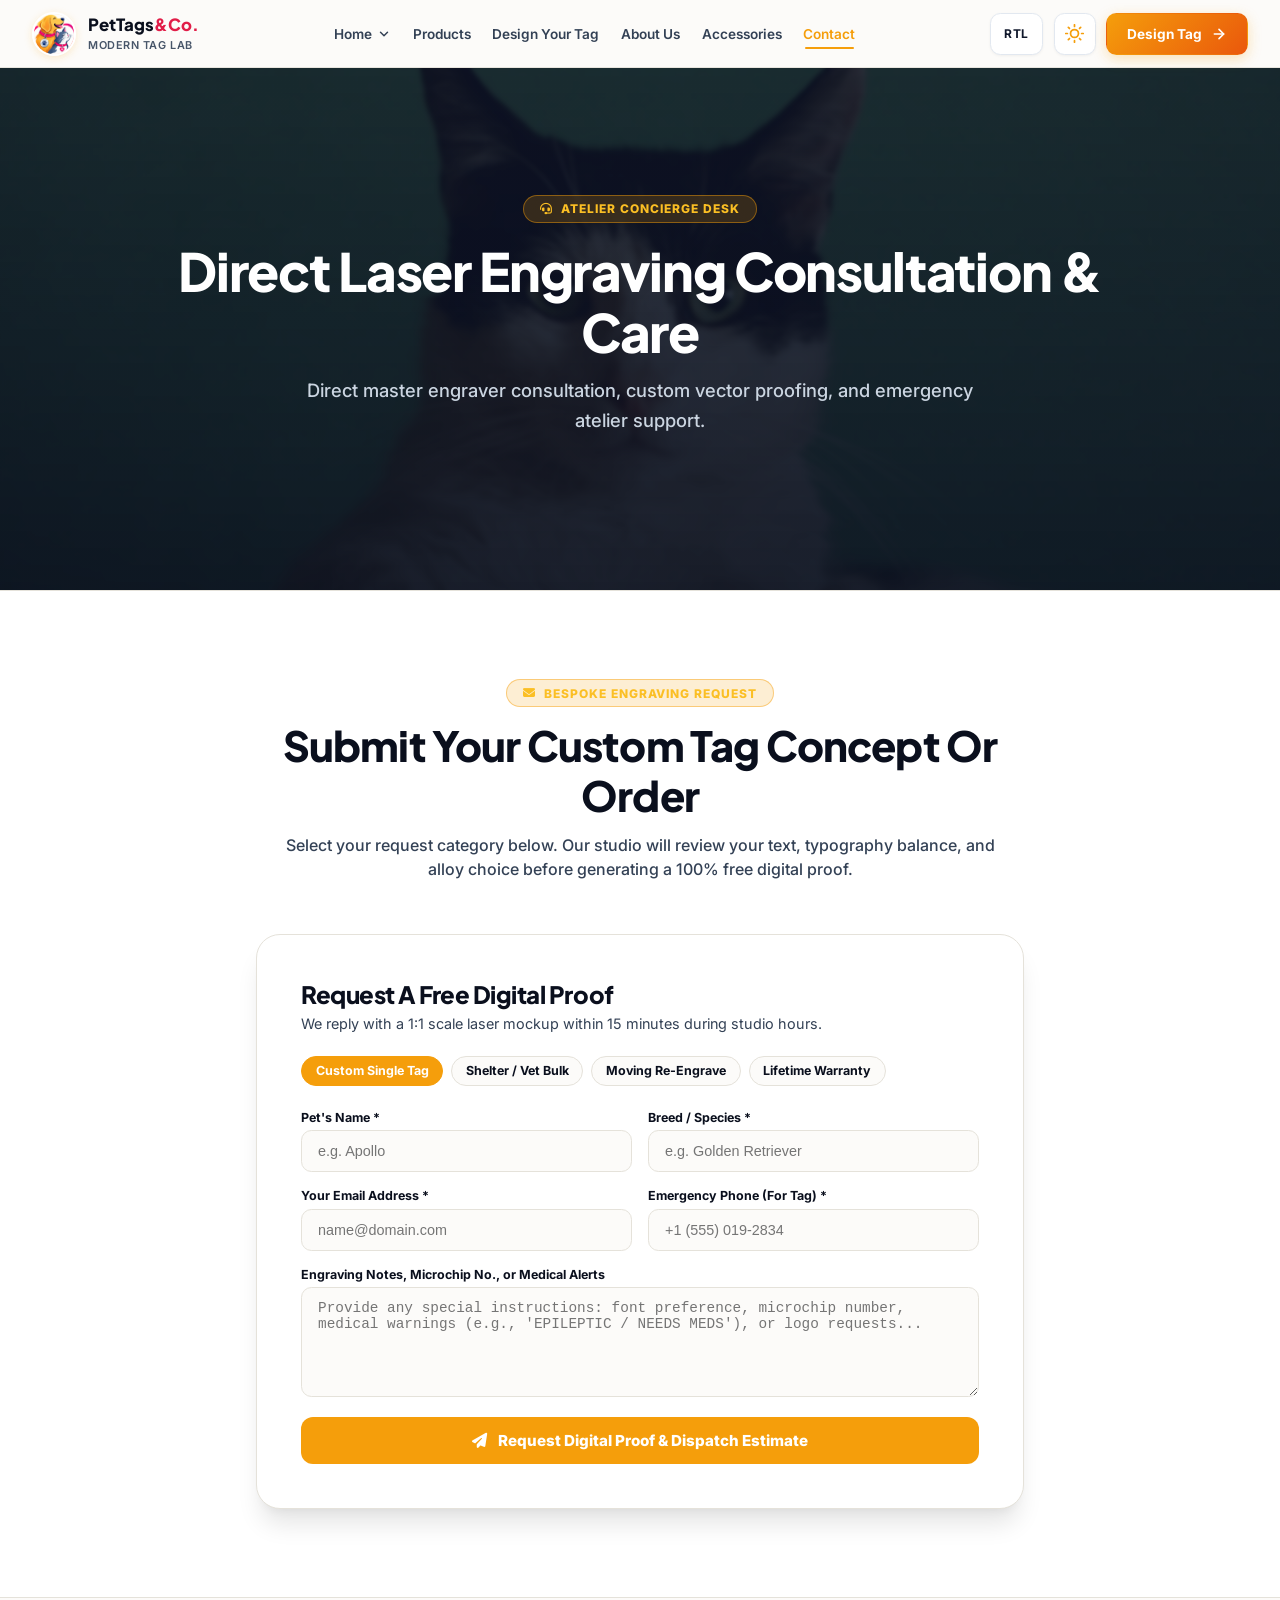
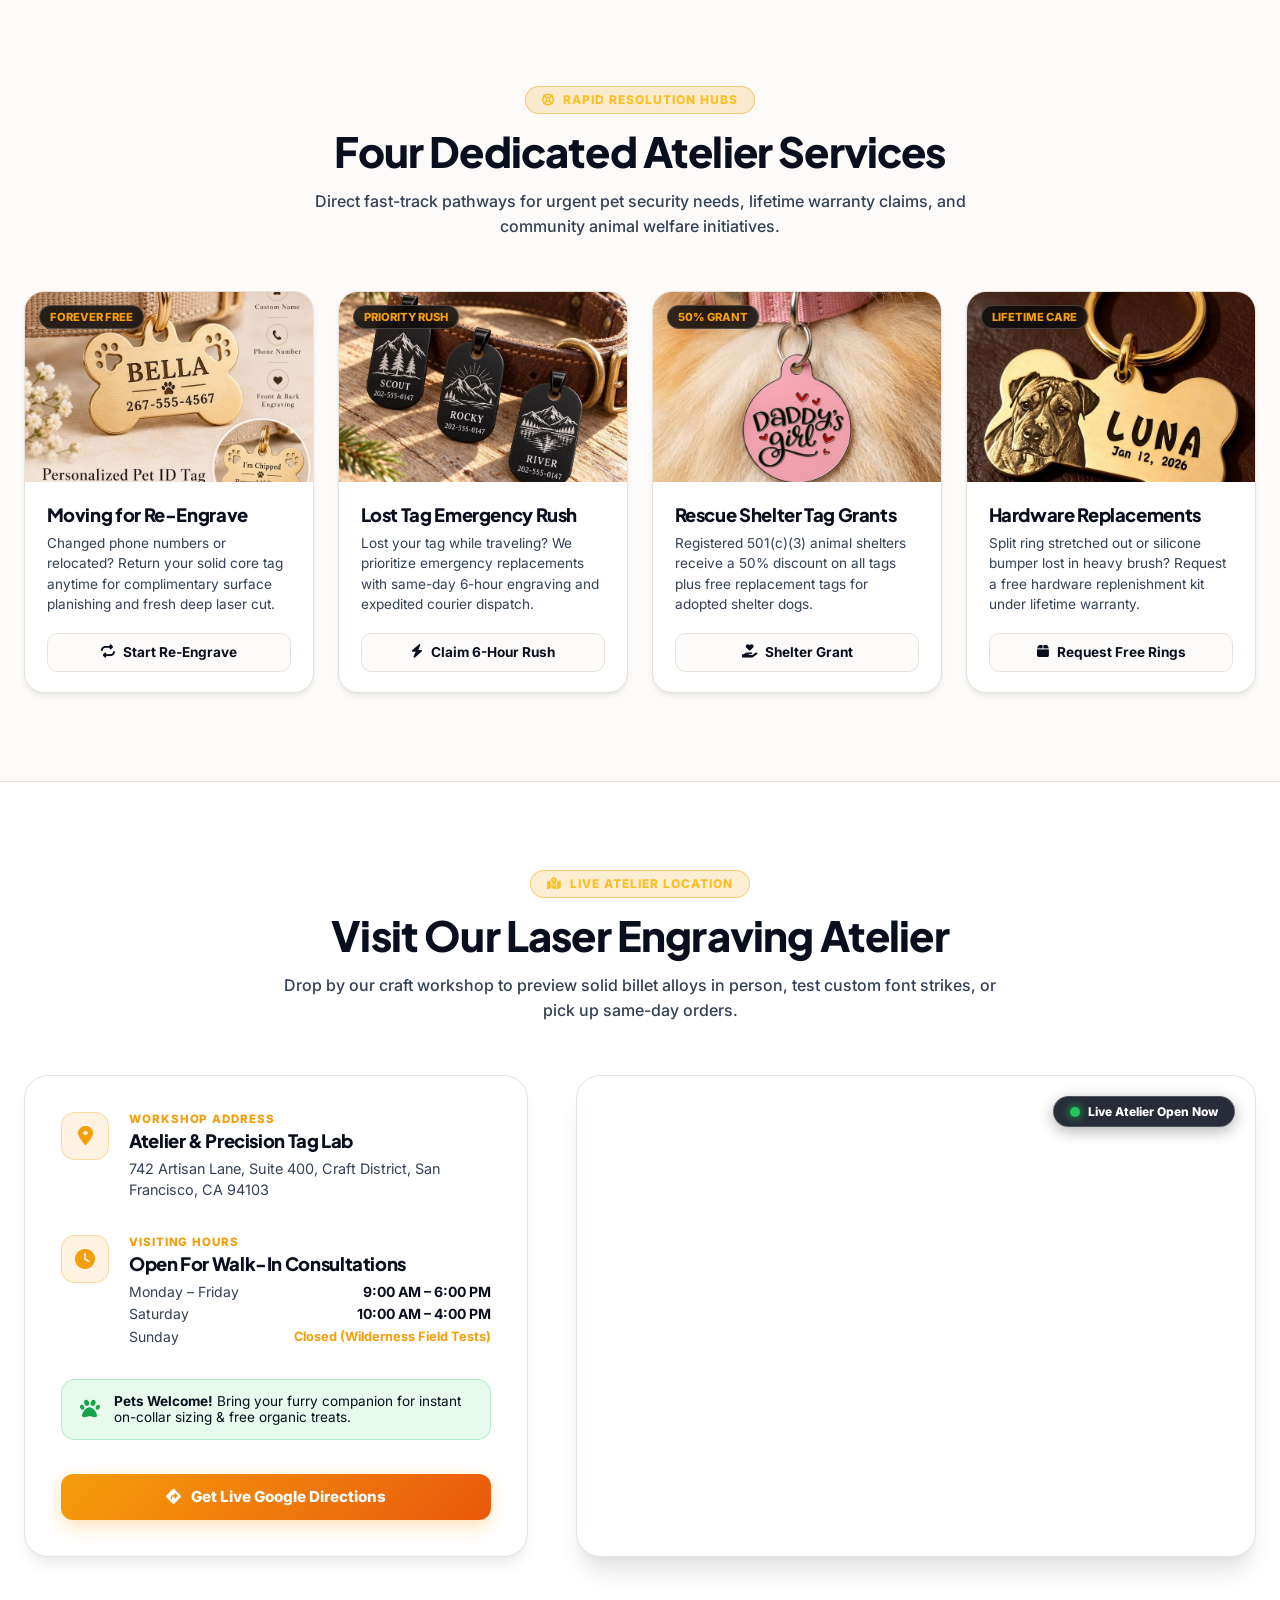
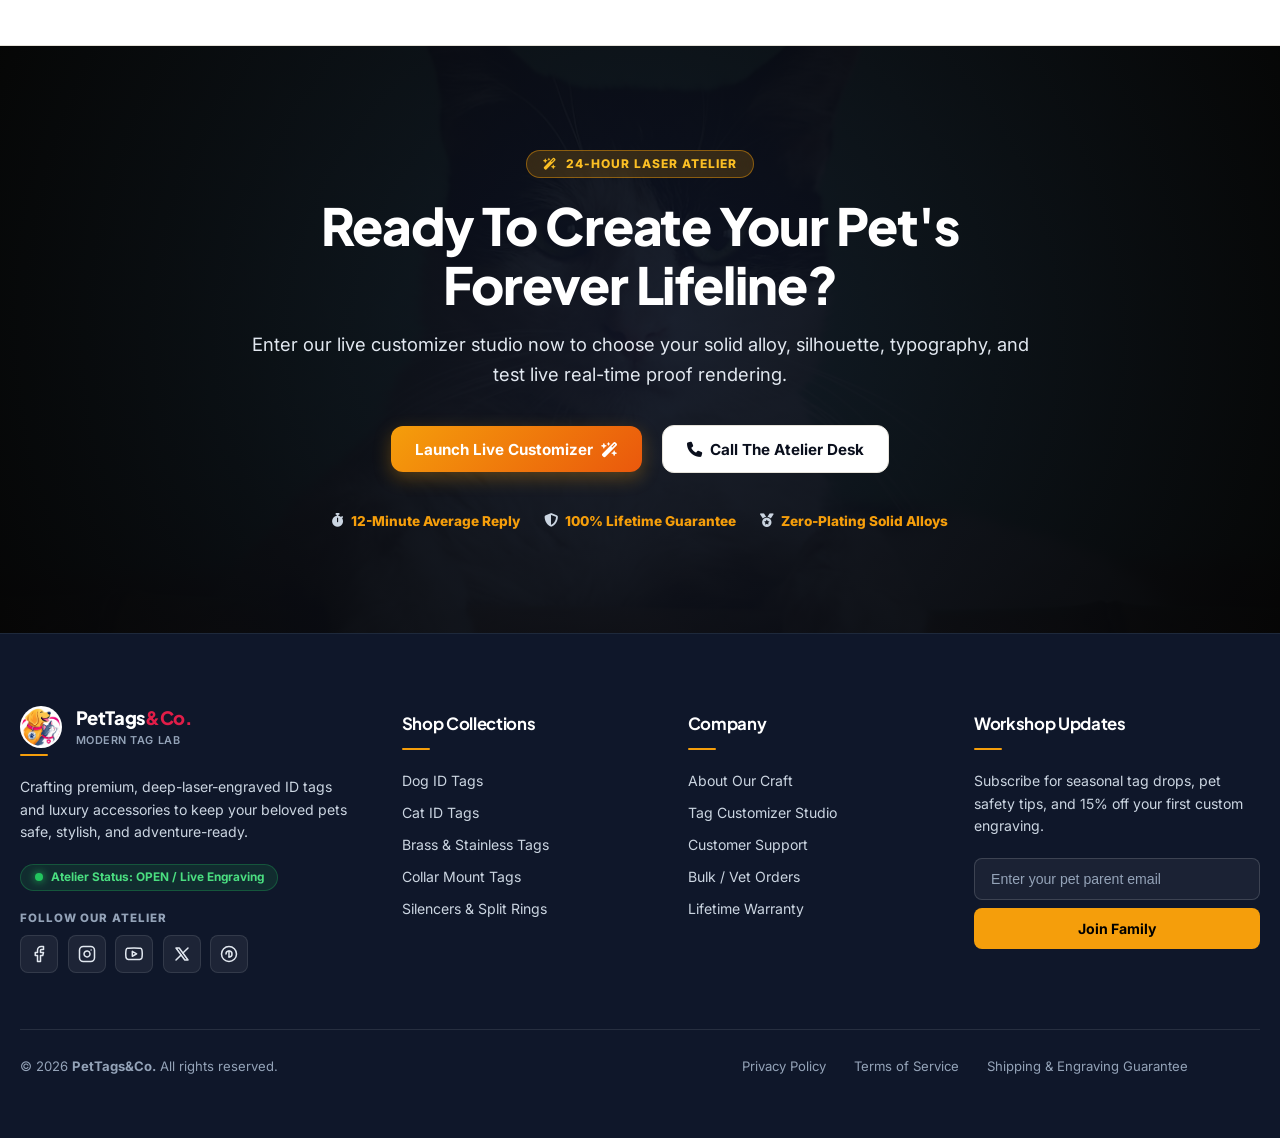
<file: contact.html>
<!DOCTYPE html>
<html lang="en" dir="ltr">

<head>
  <meta charset="UTF-8">
  <meta name="viewport" content="width=device-width, initial-scale=1.0">
  <meta name="description"
    content="Contact the master engravers at Custom Pet ID Tag & Accessory Engraving Shop. Request custom proofs, bulk rescue orders, moving re-engravings, and warranty support.">
  <meta name="keywords"
    content="contact pet tag engraver, custom pet tag proof, rescue shelter bulk tags, pet tag warranty support">
  <title>Contact Our Atelier &amp; Custom Orders | Custom Pet ID Tag &amp; Accessory Engraving Shop</title>

  <!-- Favicon -->
  <link rel="icon" type="image/png" href="assets/images/icons/logo.png">

  <!-- Google Fonts: Plus Jakarta Sans & Inter -->
  <link rel="preconnect" href="https://fonts.googleapis.com">
  <link rel="preconnect" href="https://fonts.gstatic.com" crossorigin>
  <link
    href="https://fonts.googleapis.com/css2?family=Inter:wght@400;500;600;700&family=Plus+Jakarta+Sans:wght@600;700;800;900&display=swap"
    rel="stylesheet">

  <!-- Font Awesome Icons -->
  <link rel="stylesheet" href="https://cdnjs.cloudflare.com/ajax/libs/font-awesome/6.4.0/css/all.min.css">

  <!-- Global Design System & Responsive Stylesheets (Zero Inline CSS) -->
  <link rel="stylesheet" href="assets/css/style.css">
  <link rel="stylesheet" href="assets/css/responsive.css">
  <script>
    (function () {
      try {
        var theme = localStorage.getItem('pet_tag_theme');
        if (theme === 'dark' || (!theme && window.matchMedia && window.matchMedia('(prefers-color-scheme: dark)').matches)) {
          document.documentElement.classList.add('dark');
        } else {
          document.documentElement.classList.remove('dark');
        }
      } catch (e) {}
    })();
  </script>

  <!-- Mobile Text Alignment & Grid Layout Engine (Scoped for 360px, 375px, 393px, 412px, 427px, 440px) -->
  <style>
    /* Hero Section: Centered Minimalist Presentation */
    .contact-hero-center-wrap {
      display: flex !important;
      flex-direction: column !important;
      align-items: center !important;
      text-align: center !important;
      width: 100% !important;
      max-width: 1040px !important;
      margin: 0 auto !important;
    }

    .contact-eyebrow {
      margin: 0 auto 1.15rem auto !important;
    }

    .contact-hero-title {
      text-align: center !important;
      margin: 0 auto 0.85rem auto !important;
    }

    .contact-hero-desc {
      text-align: center !important;
      margin: 0 auto 1.75rem auto !important;
      max-width: 44rem !important;
    }

    .contact-channels-list {
      display: grid !important;
      grid-template-columns: repeat(3, 1fr) !important;
      gap: 1.15rem !important;
      width: 100% !important;
      max-width: 1040px !important;
      margin: 0 auto !important;
    }

    @media (max-width: 992px) {
      .contact-channels-list {
        grid-template-columns: 1fr !important;
        max-width: 32rem !important;
        margin: 0 auto !important;
      }
    }

    @media (max-width: 768px) {
      .contact-hero-section {
        padding: 3.25rem 0 2.5rem !important;
        overflow-x: clip !important;
        max-width: 100vw !important;
      }

      .contact-hero-content {
        width: 100% !important;
        max-width: 100% !important;
        box-sizing: border-box !important;
      }

      .contact-hero-title {
        font-size: clamp(1.65rem, 5vw, 2.2rem) !important;
        line-height: 1.2 !important;
        letter-spacing: -0.02em !important;
        word-break: break-word !important;
        margin-bottom: 0.85rem !important;
      }

      .contact-hero-desc {
        font-size: 0.92rem !important;
        line-height: 1.55 !important;
        color: #cbd5e1 !important;
        margin-bottom: 1.75rem !important;
        max-width: 100% !important;
        word-break: normal !important;
        overflow-wrap: break-word !important;
      }

      .contact-channels-list {
        display: flex !important;
        flex-direction: column !important;
        gap: 0.85rem !important;
        width: 100% !important;
        max-width: 32rem !important;
      }

      .contact-channel-item {
        display: grid !important;
        grid-template-columns: 2.6rem 1fr !important;
        column-gap: 0.85rem !important;
        row-gap: 0.35rem !important;
        padding: 0.95rem 1rem !important;
        align-items: start !important;
        background: rgba(15, 23, 42, 0.88) !important;
        border: 1px solid rgba(255, 255, 255, 0.15) !important;
        border-radius: 1rem !important;
        box-sizing: border-box !important;
        width: 100% !important;
        max-width: 32rem !important;
      }

      .contact-channel-icon {
        grid-row: 1 / span 2 !important;
        align-self: center !important;
        width: 2.6rem !important;
        height: 2.6rem !important;
        border-radius: 0.75rem !important;
        font-size: 1.05rem !important;
        flex-shrink: 0 !important;
      }

      .contact-channel-info {
        grid-column: 2 !important;
        min-width: 0 !important;
        width: 100% !important;
      }

      .contact-channel-title {
        font-size: 0.7rem !important;
        font-weight: 700 !important;
        color: #94a3b8 !important;
        text-transform: uppercase !important;
        letter-spacing: 0.04em !important;
        line-height: 1.3 !important;
        margin-bottom: 0.2rem !important;
        display: block !important;
      }

      .contact-channel-val {
        font-size: 0.92rem !important;
        font-weight: 800 !important;
        color: #ffffff !important;
        line-height: 1.35 !important;
        display: block !important;
        word-break: break-word !important;
        overflow-wrap: anywhere !important;
      }

      .contact-channel-badge {
        grid-column: 2 !important;
        width: fit-content !important;
        display: inline-flex !important;
        align-items: center !important;
        gap: 0.35rem !important;
        font-size: 0.65rem !important;
        font-weight: 700 !important;
        padding: 0.2rem 0.6rem !important;
        border-radius: 9999px !important;
        margin-top: 0.25rem !important;
      }

      .contact-map-info-card {
        padding: 1.25rem 1rem !important;
        border-radius: 1.25rem !important;
        gap: 1.25rem !important;
        width: 100% !important;
        box-sizing: border-box !important;
      }

      .map-info-item {
        display: flex !important;
        align-items: flex-start !important;
        gap: 0.75rem !important;
        width: 100% !important;
      }

      .map-info-icon {
        width: 2.4rem !important;
        height: 2.4rem !important;
        border-radius: 0.75rem !important;
        font-size: 1.05rem !important;
        flex-shrink: 0 !important;
      }

      .map-info-body {
        flex: 1 !important;
        min-width: 0 !important;
      }

      .map-info-lbl {
        font-size: 0.68rem !important;
        font-weight: 800 !important;
        letter-spacing: 0.06em !important;
        margin-bottom: 0.2rem !important;
      }

      .map-info-title {
        font-size: 1.05rem !important;
        font-weight: 800 !important;
        line-height: 1.3 !important;
        margin-bottom: 0.35rem !important;
      }

      .map-info-val {
        font-size: 0.85rem !important;
        line-height: 1.45 !important;
        color: var(--text-muted) !important;
        word-break: break-word !important;
      }

      .map-hours-list {
        margin-top: 0.5rem !important;
        display: flex !important;
        flex-direction: column !important;
        gap: 0.45rem !important;
        width: 100% !important;
      }

      .map-hours-list li {
        display: flex !important;
        justify-content: space-between !important;
        align-items: center !important;
        gap: 0.5rem !important;
        padding: 0.35rem 0 !important;
        border-bottom: 1px dashed rgba(255, 255, 255, 0.08) !important;
        width: 100% !important;
        box-sizing: border-box !important;
      }

      .map-hours-list li:last-child {
        border-bottom: none !important;
      }

      .map-hours-list li span {
        font-size: 0.82rem !important;
        font-weight: 600 !important;
        color: var(--text-muted) !important;
        white-space: nowrap !important;
        flex-shrink: 0 !important;
      }

      .map-hours-list li strong {
        font-size: 0.82rem !important;
        font-weight: 700 !important;
        color: var(--text-main) !important;
        white-space: nowrap !important;
        text-align: right !important;
      }

      .map-hours-list li em {
        font-size: 0.76rem !important;
        font-weight: 700 !important;
        color: #f59e0b !important;
        font-style: normal !important;
        text-align: right !important;
        line-height: 1.25 !important;
      }

      .map-pet-friendly-badge {
        padding: 0.75rem 0.85rem !important;
        gap: 0.65rem !important;
        font-size: 0.82rem !important;
        line-height: 1.4 !important;
        border-radius: 0.85rem !important;
      }

      .btn-map-nav {
        width: 100% !important;
        justify-content: center !important;
        padding: 0.85rem 1rem !important;
        font-size: 0.92rem !important;
      }
    }

    /* Atelier Support Hubs: ONE BY ONE ON MOBILE (360, 375, 440 up to 640px) */
    @media (max-width: 640px) {
      .contact-support-grid {
        grid-template-columns: 1fr !important;
        gap: 1.5rem !important;
        max-width: 440px !important;
        margin: 0 auto !important;
      }

      .support-card {
        width: 100% !important;
        max-width: 100% !important;
        margin: 0 auto !important;
      }

      .support-card-img-wrap {
        height: 220px !important;
        width: 100% !important;
      }

      .support-card-img-wrap img {
        height: 100% !important;
        width: 100% !important;
        object-fit: cover !important;
      }

      .support-card-body {
        padding: 1.35rem 1.25rem 1.25rem !important;
      }

      .support-title {
        font-size: 1.22rem !important;
        line-height: 1.3 !important;
        margin-bottom: 0.5rem !important;
      }

      .support-desc {
        font-size: 0.9rem !important;
        line-height: 1.55 !important;
        min-height: auto !important;
        margin-bottom: 1.15rem !important;
      }

      .btn-support-action {
        width: 100% !important;
        padding: 0.75rem 1rem !important;
        font-size: 0.88rem !important;
        border-radius: 0.75rem !important;
      }
    }

    @media (max-width: 440px) {
      .contact-support-grid {
        max-width: 100% !important;
        gap: 1.35rem !important;
      }

      .support-card-img-wrap {
        height: 200px !important;
      }

      .support-title {
        font-size: 1.15rem !important;
      }

      .support-desc {
        font-size: 0.88rem !important;
      }
    }

    @media (max-width: 480px) {
      .contact-channel-item {
        padding: 0.85rem 0.75rem !important;
        column-gap: 0.75rem !important;
      }

      .contact-channel-val {
        font-size: 0.88rem !important;
      }

      .contact-map-info-card {
        padding: 1.15rem 0.85rem !important;
      }

      .map-hours-list li span,
      .map-hours-list li strong {
        font-size: 0.8rem !important;
      }

      .map-hours-list li em {
        font-size: 0.74rem !important;
      }
    }

    @media (max-width: 393px) {
      .contact-hero-title {
        font-size: 1.7rem !important;
      }

      .contact-hero-desc {
        font-size: 0.86rem !important;
      }

      .contact-channel-val {
        font-size: 0.86rem !important;
      }

      .map-hours-list li span,
      .map-hours-list li strong {
        font-size: 0.77rem !important;
      }

      .map-hours-list li em {
        font-size: 0.72rem !important;
      }

      /* Support Cards 393px / 375px */
      .contact-support-grid {
        gap: 1.25rem !important;
      }

      .support-card-img-wrap {
        height: 185px !important;
      }

      .support-card-body {
        padding: 1.15rem 1rem !important;
      }

      .support-title {
        font-size: 1.1rem !important;
      }

      .support-desc {
        font-size: 0.85rem !important;
      }
    }

    @media (max-width: 360px) {
      .contact-hero-title {
        font-size: 1.55rem !important;
      }

      .contact-hero-desc {
        font-size: 0.82rem !important;
      }

      .contact-channel-item {
        grid-template-columns: 2.3rem 1fr !important;
        column-gap: 0.65rem !important;
        padding: 0.8rem 0.65rem !important;
      }

      .contact-channel-icon {
        width: 2.3rem !important;
        height: 2.3rem !important;
        font-size: 0.95rem !important;
      }

      .contact-channel-title {
        font-size: 0.66rem !important;
      }

      .contact-channel-val {
        font-size: 0.82rem !important;
      }

      .contact-map-info-card {
        padding: 1rem 0.75rem !important;
      }

      .map-hours-list li span,
      .map-hours-list li strong {
        font-size: 0.74rem !important;
      }

      .map-hours-list li em {
        font-size: 0.68rem !important;
      }

      .map-info-title {
        font-size: 0.98rem !important;
      }

      /* Support Cards 360px */
      .contact-support-grid {
        gap: 1.15rem !important;
      }

      .support-card-img-wrap {
        height: 175px !important;
      }

      .support-title {
        font-size: 1.05rem !important;
      }

      .support-desc {
        font-size: 0.82rem !important;
        line-height: 1.48 !important;
      }

      .btn-support-action {
        padding: 0.65rem 0.85rem !important;
        font-size: 0.82rem !important;
      }
    }

    /* Atelier Concierge Final CTA Buttons - Constrained & Centered (Never Stretched) */
    .contact-cta-actions {
      display: flex !important;
      flex-direction: column !important;
      align-items: center !important;
      width: 100% !important;
      max-width: 20rem !important;
      margin-left: auto !important;
      margin-right: auto !important;
      gap: 0.85rem !important;
      box-sizing: border-box !important;
    }

    .contact-cta-actions .btn,
    .contact-cta-actions a {
      width: 100% !important;
      max-width: 20rem !important;
      justify-content: center !important;
      text-align: center !important;
      box-sizing: border-box !important;
      padding: 0.85rem 1.5rem !important;
      font-size: 0.95rem !important;
      font-weight: 700 !important;
      border-radius: 0.75rem !important;
    }

    @media (min-width: 769px) {
      .contact-cta-actions {
        flex-direction: row !important;
        max-width: none !important;
        gap: 1.25rem !important;
      }

      .contact-cta-actions .btn,
      .contact-cta-actions a {
        width: auto !important;
        min-width: 14rem !important;
        max-width: 18rem !important;
      }
    }
  </style>
</head>

<body>

  <!-- ======================================================================
       BRANDED PRELOADER
       ====================================================================== -->
  <div id="page-preloader" role="status" aria-live="polite" aria-label="Loading Custom Pet ID Tag Shop">
    <div class="loader-badge">
      <div class="loader-spinner"></div>
      <img src="assets/images/icons/logo.png" alt="Custom Pet ID Tag Shop Logo">
    </div>
    <p class="loader-text">Custom Pet Engraving</p>
  </div>

  <!-- ======================================================================
       FIXED COMPACT SINGLE-LINE HEADER
       ====================================================================== -->
  <header class="site-header" id="site-header">
    <div class="header-container">

      <!-- Brand Identity -->
      <a href="index.html" class="brand-link" aria-label="Custom Pet ID Tag & Accessory Engraving Shop Home">
        <div class="brand-logo-wrap">
          <img src="assets/images/icons/logo.png" alt="Pet Tag Logo" class="brand-logo-img">
        </div>
        <div class="brand-meta">
          <span class="brand-title">PetTags<span>&amp;Co.</span></span>
          <span class="brand-subtitle">Modern Tag Lab</span>
        </div>
      </a>

      <!-- Desktop Navigation: Exactly 6 Nav Items -->
      <nav class="nav-desktop-wrapper" aria-label="Main Navigation">
        <ul class="nav-desktop">

          <!-- 1. Home with Click-Only Dropdown -->
          <li class="nav-dropdown-wrapper js-nav-dropdown">
            <button type="button" class="dropdown-trigger" aria-expanded="false" aria-haspopup="true">
              <span>Home</span>
              <svg class="dropdown-arrow rtl-flip" viewBox="0 0 24 24" fill="none" stroke="currentColor"
                stroke-width="2.5" stroke-linecap="round" stroke-linejoin="round">
                <polyline points="6 9 12 15 18 9"></polyline>
              </svg>
            </button>
            <ul class="dropdown-panel" role="menu">
              <li role="none">
                <a href="index.html" role="menuitem">
                  <span>Home 1 (Artisan Studio)</span>
                  <span class="tag-pill">Classic</span>
                </a>
              </li>
              <li role="none">
                <a href="home-2.html" role="menuitem">
                  <span>Home 2 (Modern Tag Lab)</span>
                  <span class="tag-pill">Modern</span>
                </a>
              </li>
            </ul>
          </li>

          <!-- 2. Products (By Pet Type) -->
          <li>
            <a href="products.html" class="nav-link">Products</a>
          </li>

          <!-- 3. Design Your Tag -->
          <li>
            <a href="design.html" class="nav-link">Design Your Tag</a>
          </li>

          <!-- 4. About (Mandatory) -->
          <li>
            <a href="about.html" class="nav-link">About Us</a>
          </li>

          <!-- 5. Accessories -->
          <li>
            <a href="accessories.html" class="nav-link">Accessories</a>
          </li>

          <!-- 6. Contact (Directly Visible) -->
          <li>
            <a href="contact.html" class="nav-link">Contact</a>
          </li>

        </ul>
      </nav>

      <!-- Desktop Controls: RTL, Dark Mode, Action CTA -->
      <div class="header-actions">
        <!-- RTL/LTR Button -->
        <button type="button" class="ctrl-btn js-rtl-toggle" aria-label="Toggle Direction (LTR/RTL)"
          title="Switch RTL/LTR">
          <span class="rtl-text font-bold text-xs rtl-badge-text">RTL</span>
        </button>

        <!-- Dark Mode Toggle Button (#000000 Strict) -->
        <button type="button" class="ctrl-btn js-dark-toggle" aria-label="Toggle Dark Mode" title="Switch Theme">
          <!-- Sun Icon for Light Mode -->
          <svg class="icon-sun" viewBox="0 0 24 24" fill="none" stroke="currentColor" stroke-width="2"
            stroke-linecap="round" stroke-linejoin="round">
            <circle cx="12" cy="12" r="5"></circle>
            <line x1="12" y1="1" x2="12" y2="3"></line>
            <line x1="12" y1="21" x2="12" y2="23"></line>
            <line x1="4.22" y1="4.22" x2="5.64" y2="5.64"></line>
            <line x1="18.36" y1="18.36" x2="19.78" y2="19.78"></line>
            <line x1="1" y1="12" x2="3" y2="12"></line>
            <line x1="21" y1="12" x2="23" y2="12"></line>
            <line x1="4.22" y1="19.78" x2="5.64" y2="18.36"></line>
            <line x1="18.36" y1="5.64" x2="19.78" y2="4.22"></line>
          </svg>
          <!-- Moon Icon for Dark Mode -->
          <svg class="icon-moon" viewBox="0 0 24 24" fill="none" stroke="currentColor" stroke-width="2"
            stroke-linecap="round" stroke-linejoin="round">
            <path d="M21 12.79A9 9 0 1 1 11.21 3 7 7 0 0 0 21 12.79z"></path>
          </svg>
        </button>

        <!-- CTA Action Button -->
        <a href="design.html" class="btn-header-cta" id="header-cta-btn">
          <span>Design Tag</span>
          <svg viewBox="0 0 24 24" fill="none" stroke="currentColor" stroke-width="2.5" stroke-linecap="round"
            stroke-linejoin="round" class="rtl-flip">
            <line x1="5" y1="12" x2="19" y2="12"></line>
            <polyline points="12 5 19 12 12 19"></polyline>
          </svg>
        </a>
      </div>

    </div>
  </header>

  <!-- ======================================================================
       MOBILE DRAWER NAVIGATION
       ====================================================================== -->
  <div class="mobile-drawer-backdrop" id="mobile-drawer-backdrop" tabindex="-1"></div>

  <div class="mobile-drawer" id="mobile-drawer" role="dialog" aria-modal="true" aria-label="Mobile Navigation Menu">
    <!-- Drawer Header -->
    <div class="drawer-header">
      <div class="drawer-brand">
        <img src="assets/images/icons/logo.png" alt="Pet Tag Logo" class="drawer-brand-logo">
        <div class="drawer-brand-meta">
          <div class="drawer-brand-name">PetTags<span>&amp;Co.</span></div>
          <div class="drawer-brand-sub">Modern Tag Lab</div>
        </div>
      </div>
      <button type="button" class="btn-drawer-close js-drawer-close" aria-label="Close Mobile Menu">
        <svg viewBox="0 0 24 24" fill="none" stroke="currentColor" stroke-width="2" stroke-linecap="round"
          stroke-linejoin="round">
          <line x1="18" y1="6" x2="6" y2="18"></line>
          <line x1="6" y1="6" x2="18" y2="18"></line>
        </svg>
      </button>
    </div>

    <!-- Drawer Navigation Links -->
    <div class="drawer-body">
      <ul class="drawer-nav-list">

        <!-- Home Accordion (CLICK ONLY) -->
        <li class="drawer-accordion js-drawer-accordion">
          <button type="button" class="drawer-accordion-btn" aria-expanded="false">
            <span>Home</span>
            <svg class="drawer-accordion-arrow rtl-flip" viewBox="0 0 24 24" fill="none" stroke="currentColor"
              stroke-width="2.5" stroke-linecap="round" stroke-linejoin="round">
              <polyline points="6 9 12 15 18 9"></polyline>
            </svg>
          </button>
          <ul class="drawer-accordion-content">
            <li>
              <a href="index.html" class="drawer-sublink">
                <span>Home 1 (Artisan Studio)</span>
              </a>
            </li>
            <li>
              <a href="home-2.html" class="drawer-sublink">
                <span>Home 2 (Modern Tag Lab)</span>
              </a>
            </li>
          </ul>
        </li>

        <li><a href="products.html" class="drawer-nav-link">Products</a></li>
        <li><a href="design.html" class="drawer-nav-link">Design Your Tag</a></li>
        <li><a href="about.html" class="drawer-nav-link">About Us</a></li>
        <li><a href="accessories.html" class="drawer-nav-link">Accessories</a></li>
        <li><a href="contact.html" class="drawer-nav-link">Contact</a></li>

      </ul>
    </div>

    <!-- Drawer Footer with Dark Mode and RTL Controls -->
    <div class="drawer-footer">
      <div class="drawer-ctrls">
        <button type="button" class="drawer-ctrl-item js-dark-toggle" aria-label="Toggle Dark Mode">
          <svg class="icon-moon icon-sm" viewBox="0 0 24 24" fill="none" stroke="currentColor" stroke-width="2"
            stroke-linecap="round" stroke-linejoin="round">
            <path d="M21 12.79A9 9 0 1 1 11.21 3 7 7 0 0 0 21 12.79z"></path>
          </svg>
          <svg class="icon-sun icon-sm" viewBox="0 0 24 24" fill="none" stroke="currentColor" stroke-width="2"
            stroke-linecap="round" stroke-linejoin="round">
            <circle cx="12" cy="12" r="5"></circle>
            <line x1="12" y1="1" x2="12" y2="3"></line>
            <line x1="12" y1="21" x2="12" y2="23"></line>
            <line x1="4.22" y1="4.22" x2="5.64" y2="5.64"></line>
            <line x1="18.36" y1="18.36" x2="19.78" y2="19.78"></line>
            <line x1="1" y1="12" x2="3" y2="12"></line>
            <line x1="21" y1="12" x2="23" y2="12"></line>
            <line x1="4.22" y1="19.78" x2="5.64" y2="18.36"></line>
            <line x1="18.36" y1="5.64" x2="19.78" y2="4.22"></line>
          </svg>
          <span>Dark Mode</span>
        </button>

        <button type="button" class="drawer-ctrl-item js-rtl-toggle" aria-label="Toggle Direction (LTR/RTL)">
          <span class="rtl-text font-bold">RTL</span>
          <span>Switch</span>
        </button>
      </div>

      <a href="design.html" class="btn-header-cta drawer-cta-full">
        <span>Start Customizing</span>
        <svg viewBox="0 0 24 24" fill="none" stroke="currentColor" stroke-width="2.5" stroke-linecap="round"
          stroke-linejoin="round" class="rtl-flip">
          <line x1="5" y1="12" x2="19" y2="12"></line>
          <polyline points="12 5 19 12 12 19"></polyline>
        </svg>
      </a>
    </div>
  </div>

  <main id="main-content">
    <!-- ======================================================================
         SECTION 1: ATELIER CONCIERGE HERO (SPLIT PORTAL)
         Split Layout with 3 Direct Channels and Workshop Visual with Response Badge
         ====================================================================== -->
    <section class="contact-hero-section" id="concierge-portal" aria-labelledby="contact-hero-heading">
      <!-- Background Image Layer -->
      <div class="contact-hero-bg">
        <img src="assets/images/contact/contact-cta-bg.jpg" alt="Artisan pet engraving atelier and companion support"
          loading="eager" width="1920" height="1080">
      </div>
      <div class="contact-hero-overlay"></div>

      <div class="container-custom">
        <div class="contact-hero-center-wrap">
          <div class="contact-eyebrow">
            <i class="fa-solid fa-headset" aria-hidden="true"></i>
            <span>Atelier Concierge Desk</span>
          </div>
          <h1 class="contact-hero-title" id="contact-hero-heading">
            Direct Laser Engraving Consultation &amp; Care
          </h1>
          <p class="contact-hero-desc">
            Direct master engraver consultation, custom vector proofing, and emergency atelier support.
          </p>


        </div>
      </div>
    </section>

    <!-- ======================================================================
         SECTION 2: BESPOKE INQUIRY & PROOF REQUEST STUDIO
         Asymmetric Split: 2 Visual Feature Cards + Interactive Inquiry Form
         ====================================================================== -->
    <section class="contact-studio-section" id="proof-studio" aria-labelledby="studio-heading">
      <div class="container-custom">
        <div class="about-section-header">
          <div class="about-eyebrow">
            <i class="fa-solid fa-envelope" aria-hidden="true"></i>
            <span>Bespoke Engraving Request</span>
          </div>
          <h2 class="about-section-title" id="studio-heading">
            Submit Your Custom Tag Concept Or Order
          </h2>
          <p class="about-section-desc">
            Select your request category below. Our studio will review your text, typography balance, and alloy choice
            before generating a 100% free digital proof.
          </p>
        </div>

        <!-- Centered Interactive Inquiry Form -->
        <div class="contact-form-center-wrap">
          <div class="contact-form-card">
            <div>
              <h3 class="contact-form-title">Request A Free Digital Proof</h3>
              <p class="contact-form-sub">We reply with a 1:1 scale laser mockup within 15 minutes during studio hours.
              </p>

              <!-- Subject Category Selector Pills -->
              <div class="contact-subject-pills" role="radiogroup" aria-label="Inquiry Subject">
                <button type="button" class="subject-pill-btn active" role="radio" aria-checked="true">Custom Single
                  Tag</button>
                <button type="button" class="subject-pill-btn" role="radio" aria-checked="false">Shelter / Vet
                  Bulk</button>
                <button type="button" class="subject-pill-btn" role="radio" aria-checked="false">Moving
                  Re-Engrave</button>
                <button type="button" class="subject-pill-btn" role="radio" aria-checked="false">Lifetime
                  Warranty</button>
              </div>

              <!-- Form Body -->
              <form id="atelier-inquiry-form" novalidate>
                <div class="contact-form-grid">
                  <div class="contact-form-group">
                    <label for="pet-name-input" class="contact-form-label">Pet's Name *</label>
                    <input type="text" id="pet-name-input" class="contact-form-input" placeholder="e.g. Apollo"
                      required>
                  </div>
                  <div class="contact-form-group">
                    <label for="breed-input" class="contact-form-label">Breed / Species *</label>
                    <input type="text" id="breed-input" class="contact-form-input" placeholder="e.g. Golden Retriever"
                      required>
                  </div>
                </div>

                <div class="contact-form-grid">
                  <div class="contact-form-group">
                    <label for="guardian-email-input" class="contact-form-label">Your Email Address *</label>
                    <input type="email" id="guardian-email-input" class="contact-form-input"
                      placeholder="name@domain.com" required>
                  </div>
                  <div class="contact-form-group">
                    <label for="phone-input" class="contact-form-label">Emergency Phone (For Tag) *</label>
                    <input type="tel" id="phone-input" class="contact-form-input" placeholder="+1 (555) 019-2834"
                      required>
                  </div>
                </div>

                <div class="contact-form-group">
                  <label for="notes-input" class="contact-form-label">Engraving Notes, Microchip No., or Medical
                    Alerts</label>
                  <textarea id="notes-input" class="contact-form-textarea"
                    placeholder="Provide any special instructions: font preference, microchip number, medical warnings (e.g., 'EPILEPTIC / NEEDS MEDS'), or logo requests..."></textarea>
                </div>

                <button type="submit" class="btn-contact-submit">
                  <i class="fa-solid fa-paper-plane" aria-hidden="true"></i>
                  <span>Request Digital Proof &amp; Dispatch Estimate</span>
                </button>
              </form>
            </div>
          </div>
        </div>
      </div>
    </section>

    <!-- ======================================================================
         SECTION 3: FOUR QUICK-RESOLUTION ASSISTANCE HUBS (4 STRICTLY EVEN CARDS)
         4-column desktop grid, equal heights, aligned bottom triggers
         ====================================================================== -->
    <section class="contact-support-section" id="support-hubs" aria-labelledby="support-heading">
      <div class="container-custom">
        <div class="about-section-header">
          <div class="about-eyebrow">
            <i class="fa-solid fa-life-ring" aria-hidden="true"></i>
            <span>Rapid Resolution Hubs</span>
          </div>
          <h2 class="about-section-title" id="support-heading">
            Four Dedicated Atelier Services
          </h2>
          <p class="about-section-desc">
            Direct fast-track pathways for urgent pet security needs, lifetime warranty claims, and community animal
            welfare initiatives.
          </p>
        </div>

        <!-- 4 Strictly Even Cards Grid -->
        <div class="contact-support-grid">
          <!-- Card 1: Free Moving & Phone Update -->
          <article class="support-card">
            <div class="support-card-img-wrap">
              <img src="assets/images/contact/p53.jpg"
                alt="Dog resting happily outdoors while guardian updates pet ID phone number" width="500" height="350"
                loading="lazy">
              <span class="support-tag-pill">Forever Free</span>
            </div>
            <div class="support-card-body">
              <div>
                <h3 class="support-title"> Moving for Re-Engrave</h3>
                <p class="support-desc">
                  Changed phone numbers or relocated? Return your solid core tag anytime for complimentary surface
                  planishing and fresh deep laser cut.
                </p>
              </div>
              <button type="button" class="btn-support-action">
                <i class="fa-solid fa-repeat" aria-hidden="true"></i>
                <span>Start Re-Engrave</span>
              </button>
            </div>
          </article>

          <!-- Card 2: Lost Tag Emergency 6-Hour Rush -->
          <article class="support-card">
            <div class="support-card-img-wrap">
              <img src="assets/images/contact/p54.jpg" alt="Active dogs running playfully on mountain adventure trail"
                width="500" height="350" loading="lazy">
              <span class="support-tag-pill">Priority Rush</span>
            </div>
            <div class="support-card-body">
              <div>
                <h3 class="support-title">Lost Tag Emergency Rush</h3>
                <p class="support-desc">
                  Lost your tag while traveling? We prioritize emergency replacements with same-day 6-hour engraving and
                  expedited courier dispatch.
                </p>
              </div>
              <button type="button" class="btn-support-action">
                <i class="fa-solid fa-bolt" aria-hidden="true"></i>
                <span>Claim 6-Hour Rush</span>
              </button>
            </div>
          </article>

          <!-- Card 3: Shelter & Rescue Tag Grants -->
          <article class="support-card">
            <div class="support-card-img-wrap">
              <img src="assets/images/contact/p55.jpg" alt="Rescued shelter puppy being held with love and warmth"
                width="500" height="350" loading="lazy">
              <span class="support-tag-pill">50% Grant</span>
            </div>
            <div class="support-card-body">
              <div>
                <h3 class="support-title">Rescue Shelter Tag Grants</h3>
                <p class="support-desc">
                  Registered 501(c)(3) animal shelters receive a 50% discount on all tags plus free replacement tags for
                  adopted shelter dogs.
                </p>
              </div>
              <button type="button" class="btn-support-action">
                <i class="fa-solid fa-hand-holding-heart" aria-hidden="true"></i>
                <span> Shelter Grant</span>
              </button>
            </div>
          </article>

          <!-- Card 4: Hardware Ring Replacement -->
          <article class="support-card">
            <div class="support-card-img-wrap">
              <img src="assets/images/contact/p56.jpg"
                alt="Hands holding solid metal split rings and quick release carabiners" width="500" height="350"
                loading="lazy">
              <span class="support-tag-pill">Lifetime Care</span>
            </div>
            <div class="support-card-body">
              <div>
                <h3 class="support-title"> Hardware Replacements</h3>
                <p class="support-desc">
                  Split ring stretched out or silicone bumper lost in heavy brush? Request a free hardware replenishment
                  kit under lifetime warranty.
                </p>
              </div>
              <button type="button" class="btn-support-action">
                <i class="fa-solid fa-box" aria-hidden="true"></i>
                <span>Request Free Rings</span>
              </button>
            </div>
          </article>
        </div>
      </div>
    </section>

    <!-- ======================================================================
         SECTION 4: LIVE ATELIER LOCATION & GOOGLE INTERACTIVE MAP
         Live Interactive Google Map with Atelier Visiting Hours & Navigation
         ====================================================================== -->
    <section class="contact-map-section" id="atelier-location" aria-labelledby="map-heading">
      <div class="container-custom">
        <div class="about-section-header">
          <div class="about-eyebrow">
            <i class="fa-solid fa-map-location-dot" aria-hidden="true"></i>
            <span>Live Atelier Location</span>
          </div>
          <h2 class="about-section-title" id="map-heading">
            Visit Our Laser Engraving Atelier
          </h2>
          <p class="about-section-desc">
            Drop by our craft workshop to preview solid billet alloys in person, test custom font strikes, or pick up
            same-day orders.
          </p>
        </div>

        <div class="contact-map-grid">
          <!-- Left: Workshop Visiting & Directions Card -->
          <div class="contact-map-info-card">
            <!-- Address Box -->
            <div class="map-info-item">
              <div class="map-info-icon">
                <i class="fa-solid fa-location-dot" aria-hidden="true"></i>
              </div>
              <div class="map-info-body">
                <span class="map-info-lbl">Workshop Address</span>
                <h3 class="map-info-title">Atelier &amp; Precision Tag Lab</h3>
                <p class="map-info-val">742 Artisan Lane, Suite 400, Craft District, San Francisco, CA 94103</p>
              </div>
            </div>

            <!-- Operating Hours Box -->
            <div class="map-info-item">
              <div class="map-info-icon">
                <i class="fa-solid fa-clock" aria-hidden="true"></i>
              </div>
              <div class="map-info-body">
                <span class="map-info-lbl">Visiting Hours</span>
                <h3 class="map-info-title">Open For Walk-In Consultations</h3>
                <ul class="map-hours-list">
                  <li><span>Monday – Friday</span> <strong>9:00 AM – 6:00 PM</strong></li>
                  <li><span>Saturday</span> <strong>10:00 AM – 4:00 PM</strong></li>
                  <li><span>Sunday</span> <em>Closed (Wilderness Field Tests)</em></li>
                </ul>
              </div>
            </div>

            <!-- Pet Friendly Note -->
            <div class="map-pet-friendly-badge">
              <i class="fa-solid fa-paw" aria-hidden="true"></i>
              <div>
                <strong>Pets Welcome!</strong> Bring your furry companion for instant on-collar sizing &amp; free
                organic treats.
              </div>
            </div>

            <!-- Navigation Button -->
            <a href="https://maps.google.com/?q=742+Artisan+Lane+San+Francisco+CA" target="_blank"
              rel="noopener noreferrer" class="btn btn-primary btn-map-nav">
              <i class="fa-solid fa-diamond-turn-right" aria-hidden="true"></i>
              <span>Get Live Google Directions</span>
            </a>
          </div>

          <!-- Right: Interactive Google Live Map -->
          <div class="contact-map-frame-wrap">
            <iframe
              src="https://www.google.com/maps/embed?pb=!1m18!1m12!1m3!1d3153.019019808381!2d-122.41941548468205!3d37.77492977975903!2m3!1f0!2f0!3f0!3m2!1i1024!2i768!4f13.1!3m3!1m2!1s0x8085809c6c8f4459%3A0xb10ed6d9b5050fa5!2sSan%20Francisco%2C%20CA!5e0!3m2!1sen!2sus!4v1690000000000!5m2!1sen!2sus"
              width="100%" height="100%" style="border:0;" allowfullscreen="" loading="lazy"
              referrerpolicy="no-referrer-when-downgrade" title="PetTags&Co. Atelier Location on Google Maps">
            </iframe>
            <div class="map-live-pulse-badge">
              <span class="badge-pulse"></span>
              <span>Live Atelier Open Now</span>
            </div>
          </div>
        </div>
      </div>
    </section>

    <!-- ======================================================================
         SECTION 5: FINAL ATELIER CONCIERGE CTA
         Ultra-premium dark glassmorphism banner with action triggers
         ====================================================================== -->
    <section class="contact-cta-section" id="atelier-direct-cta" aria-labelledby="contact-cta-heading">
      <div class="contact-cta-bg">
        <img src="assets/images/contact/contact-cta-bg.jpg"
          alt="Loyal pet with custom solid metal tag sitting safely beside guardian" width="1200" height="600"
          loading="lazy">
      </div>
      <div class="contact-cta-overlay"></div>
      <div class="container-custom">
        <div class="contact-cta-content">
          <div class="contact-eyebrow">
            <i class="fa-solid fa-wand-magic-sparkles" aria-hidden="true"></i>
            <span>24-Hour Laser Atelier</span>
          </div>
          <h2 class="contact-cta-title" id="contact-cta-heading">
            Ready To Create Your Pet's Forever Lifeline?
          </h2>
          <p class="contact-cta-desc">
            Enter our live customizer studio now to choose your solid alloy, silhouette, typography, and test live
            real-time proof rendering.
          </p>

          <div class="contact-cta-actions">
            <a href="design.html" class="btn btn-primary" id="contact-launch-customizer-btn">
              <span>Launch Live Customizer</span>
              <i class="fa-solid fa-wand-magic-sparkles ml-2" aria-hidden="true"></i>
            </a>
            <a href="tel:+18008247387" class="btn btn-secondary" id="contact-call-desk-btn">
              <i class="fa-solid fa-phone mr-2" aria-hidden="true"></i>
              <span>Call The Atelier Desk</span>
            </a>
          </div>

          <div class="contact-cta-badges">
            <div class="contact-reassure-item">
              <i class="fa-solid fa-stopwatch text-amber-500" aria-hidden="true"></i>
              <span>12-Minute Average Reply</span>
            </div>
            <div class="contact-reassure-item">
              <i class="fa-solid fa-shield-halved text-amber-500" aria-hidden="true"></i>
              <span>100% Lifetime Guarantee</span>
            </div>
            <div class="contact-reassure-item">
              <i class="fa-solid fa-medal text-amber-500" aria-hidden="true"></i>
              <span>Zero-Plating Solid Alloys</span>
            </div>
          </div>
        </div>
      </div>
    </section>
  </main>

  <!-- ======================================================================
       SCROLL TO TOP BUTTON
       ====================================================================== -->
  <button type="button" id="scroll-to-top" aria-label="Scroll back to top of page" title="Back to top">
    <svg viewBox="0 0 24 24" fill="none" stroke="currentColor" stroke-width="2.5" stroke-linecap="round"
      stroke-linejoin="round">
      <polyline points="18 15 12 9 6 15"></polyline>
    </svg>
  </button>

  <!-- ======================================================================
       SHARED FOOTER
       ====================================================================== -->
  <footer class="site-footer">
    <div class="footer-container">

      <div class="footer-top-grid">
        <!-- Brand Summary -->
        <div class="footer-brand-wrap">
          <a href="index.html" class="footer-brand" aria-label="PetTags&amp;Co. Home">
            <img src="assets/images/icons/logo.png" alt="Pet Tag Logo" class="footer-logo">
            <div class="footer-brand-text">
              <h3>PetTags<span>&amp;Co.</span></h3>
              <p>Modern Tag Lab</p>
            </div>
          </a>
          <p class="footer-bio">
            Crafting premium, deep-laser-engraved ID tags and luxury accessories to keep your beloved pets safe,
            stylish, and adventure-ready.
          </p>
          <div class="footer-status-pill">
            <span class="status-dot"></span>
            <span>Atelier Status: OPEN / Live Engraving</span>
          </div>
          <div class="footer-social-wrap">
            <span class="footer-social-title">Follow Our Atelier</span>
            <div class="footer-socials">
              <a href="#" class="footer-social-link" aria-label="Facebook">
                <svg viewBox="0 0 24 24" fill="none" stroke="currentColor" stroke-width="2" stroke-linecap="round"
                  stroke-linejoin="round">
                  <path d="M18 2h-3a5 5 0 0 0-5 5v3H7v4h3v8h4v-8h3l1-4h-4V7a1 1 0 0 1 1-1h3z"></path>
                </svg>
              </a>
              <a href="#" class="footer-social-link" aria-label="Instagram">
                <svg viewBox="0 0 24 24" fill="none" stroke="currentColor" stroke-width="2" stroke-linecap="round"
                  stroke-linejoin="round">
                  <rect x="2" y="2" width="20" height="20" rx="5" ry="5"></rect>
                  <path d="M16 11.37A4 4 0 1 1 12.63 8 4 4 0 0 1 16 11.37z"></path>
                  <line x1="17.5" y1="6.5" x2="17.51" y2="6.5"></line>
                </svg>
              </a>
              <a href="#" class="footer-social-link" aria-label="YouTube">
                <svg viewBox="0 0 24 24" fill="none" stroke="currentColor" stroke-width="2" stroke-linecap="round"
                  stroke-linejoin="round">
                  <path
                    d="M22.54 6.42a2.78 2.78 0 0 0-1.94-2C18.88 4 12 4 12 4s-6.88 0-8.6.46a2.78 2.78 0 0 0-1.94 2A29 29 0 0 0 1 11.75a29 29 0 0 0 .46 5.33A2.78 2.78 0 0 0 3.4 19c1.72.46 8.6.46 8.6.46s6.88 0 8.6-.46a2.78 2.78 0 0 0 1.94-2 29 29 0 0 0 .46-5.25 29 29 0 0 0-.46-5.33z">
                  </path>
                  <polygon points="9.75 15.02 15.5 11.75 9.75 8.48 9.75 15.02"></polygon>
                </svg>
              </a>
              <a href="#" class="footer-social-link" aria-label="X (Twitter)">
                <svg viewBox="0 0 24 24" fill="none" stroke="currentColor" stroke-width="2" stroke-linecap="round"
                  stroke-linejoin="round">
                  <path d="M4 4l11.733 16h4.267l-11.733 -16z"></path>
                  <path d="M4 20l6.768 -6.768m2.46 -2.46l6.772 -6.772"></path>
                </svg>
              </a>
              <a href="#" class="footer-social-link" aria-label="Pinterest">
                <svg viewBox="0 0 24 24" fill="none" stroke="currentColor" stroke-width="2" stroke-linecap="round"
                  stroke-linejoin="round">
                  <line x1="12" y1="8" x2="12" y2="16"></line>
                  <circle cx="12" cy="12" r="10"></circle>
                  <path d="M8 12a4 4 0 0 1 8 0c0 2.21-1.79 4-4 4"></path>
                </svg>
              </a>
            </div>
          </div>
        </div>

        <!-- Col 1: Shop Collections -->
        <div>
          <h4 class="footer-col-title">Shop Collections</h4>
          <ul class="footer-links-list">
            <li class="footer-link-item"><a href="products.html">Dog ID Tags</a></li>
            <li class="footer-link-item"><a href="products.html">Cat ID Tags</a></li>
            <li class="footer-link-item"><a href="products.html">Brass &amp; Stainless Tags</a></li>
            <li class="footer-link-item"><a href="accessories.html">Collar Mount Tags</a></li>
            <li class="footer-link-item"><a href="accessories.html">Silencers &amp; Split Rings</a></li>
          </ul>
        </div>

        <!-- Col 2: Navigation & Company -->
        <div>
          <h4 class="footer-col-title">Company</h4>
          <ul class="footer-links-list">
            <li class="footer-link-item"><a href="about.html">About Our Craft</a></li>
            <li class="footer-link-item"><a href="design.html">Tag Customizer Studio</a></li>
            <li class="footer-link-item"><a href="contact.html">Customer Support</a></li>
            <li class="footer-link-item"><a href="contact.html">Bulk / Vet Orders</a></li>
            <li class="footer-link-item"><a href="contact.html">Lifetime Warranty</a></li>
          </ul>
        </div>

        <!-- Col 3: Newsletter & Workshop -->
        <div>
          <h4 class="footer-col-title">Workshop Updates</h4>
          <p class="footer-newsletter-text">
            Subscribe for seasonal tag drops, pet safety tips, and 15% off your first custom engraving.
          </p>
          <form class="footer-newsletter-form"
            onsubmit="event.preventDefault(); alert('Thank you for subscribing to PetTags & Co.!');">
            <div class="footer-input-row">
              <input type="email" required placeholder="Enter your pet parent email" class="footer-input"
                aria-label="Email address for newsletter">
            </div>
            <button type="submit" class="footer-newsletter-btn">
              <span>Join Family</span>
            </button>
          </form>
        </div>

      </div>

      <!-- Footer Bottom Bar -->
      <div class="footer-bottom-bar">
        <p>&copy; 2026 <a href="index.html" class="footer-bottom-brand-link">PetTags&amp;Co.</a> All rights reserved.</p>
        <ul class="footer-bottom-links">
          <li><a href="#">Privacy Policy</a></li>
          <li><a href="#">Terms of Service</a></li>
          <li><a href="#">Shipping &amp; Engraving Guarantee</a></li>
        </ul>
      </div>

    </div>
  </footer>

  <!-- Global Javascript Logic (Zero Inline JS) -->
  <script src="assets/js/main.js"></script>
</body>

</html>
</file>
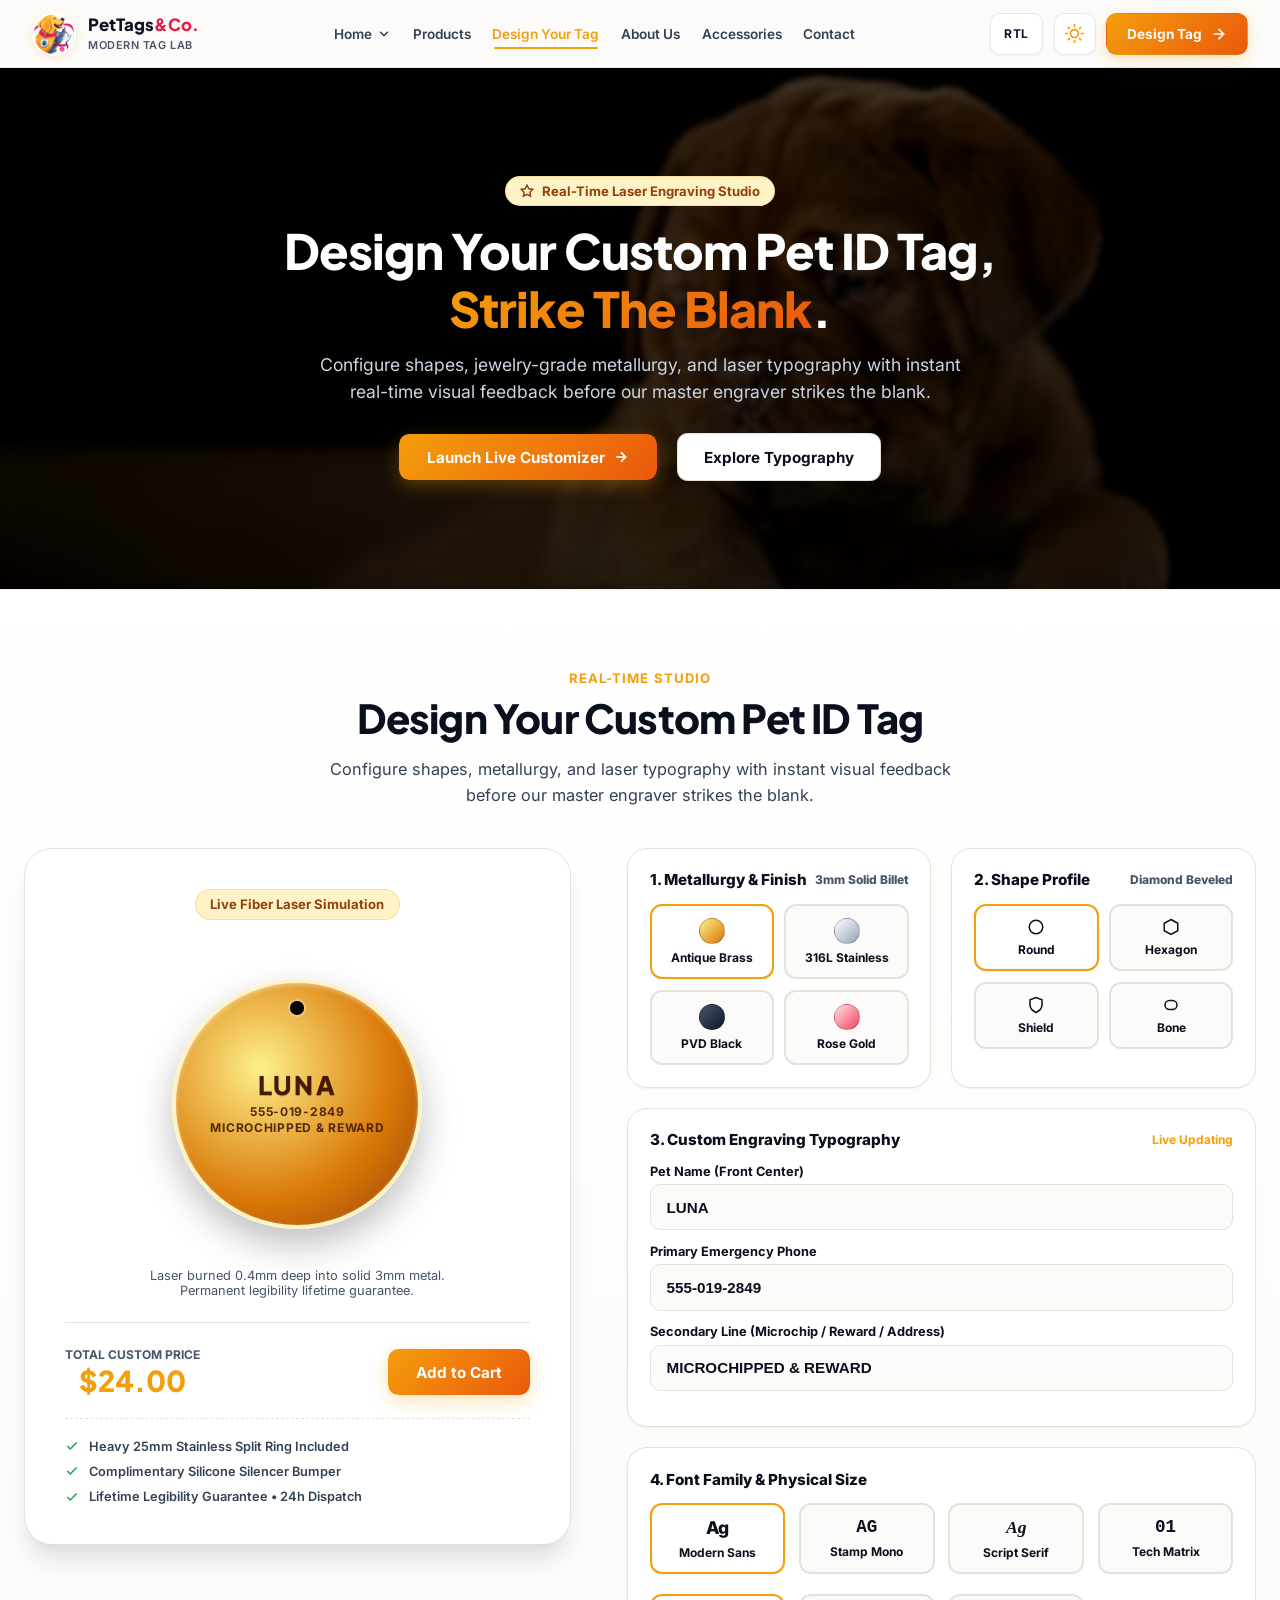
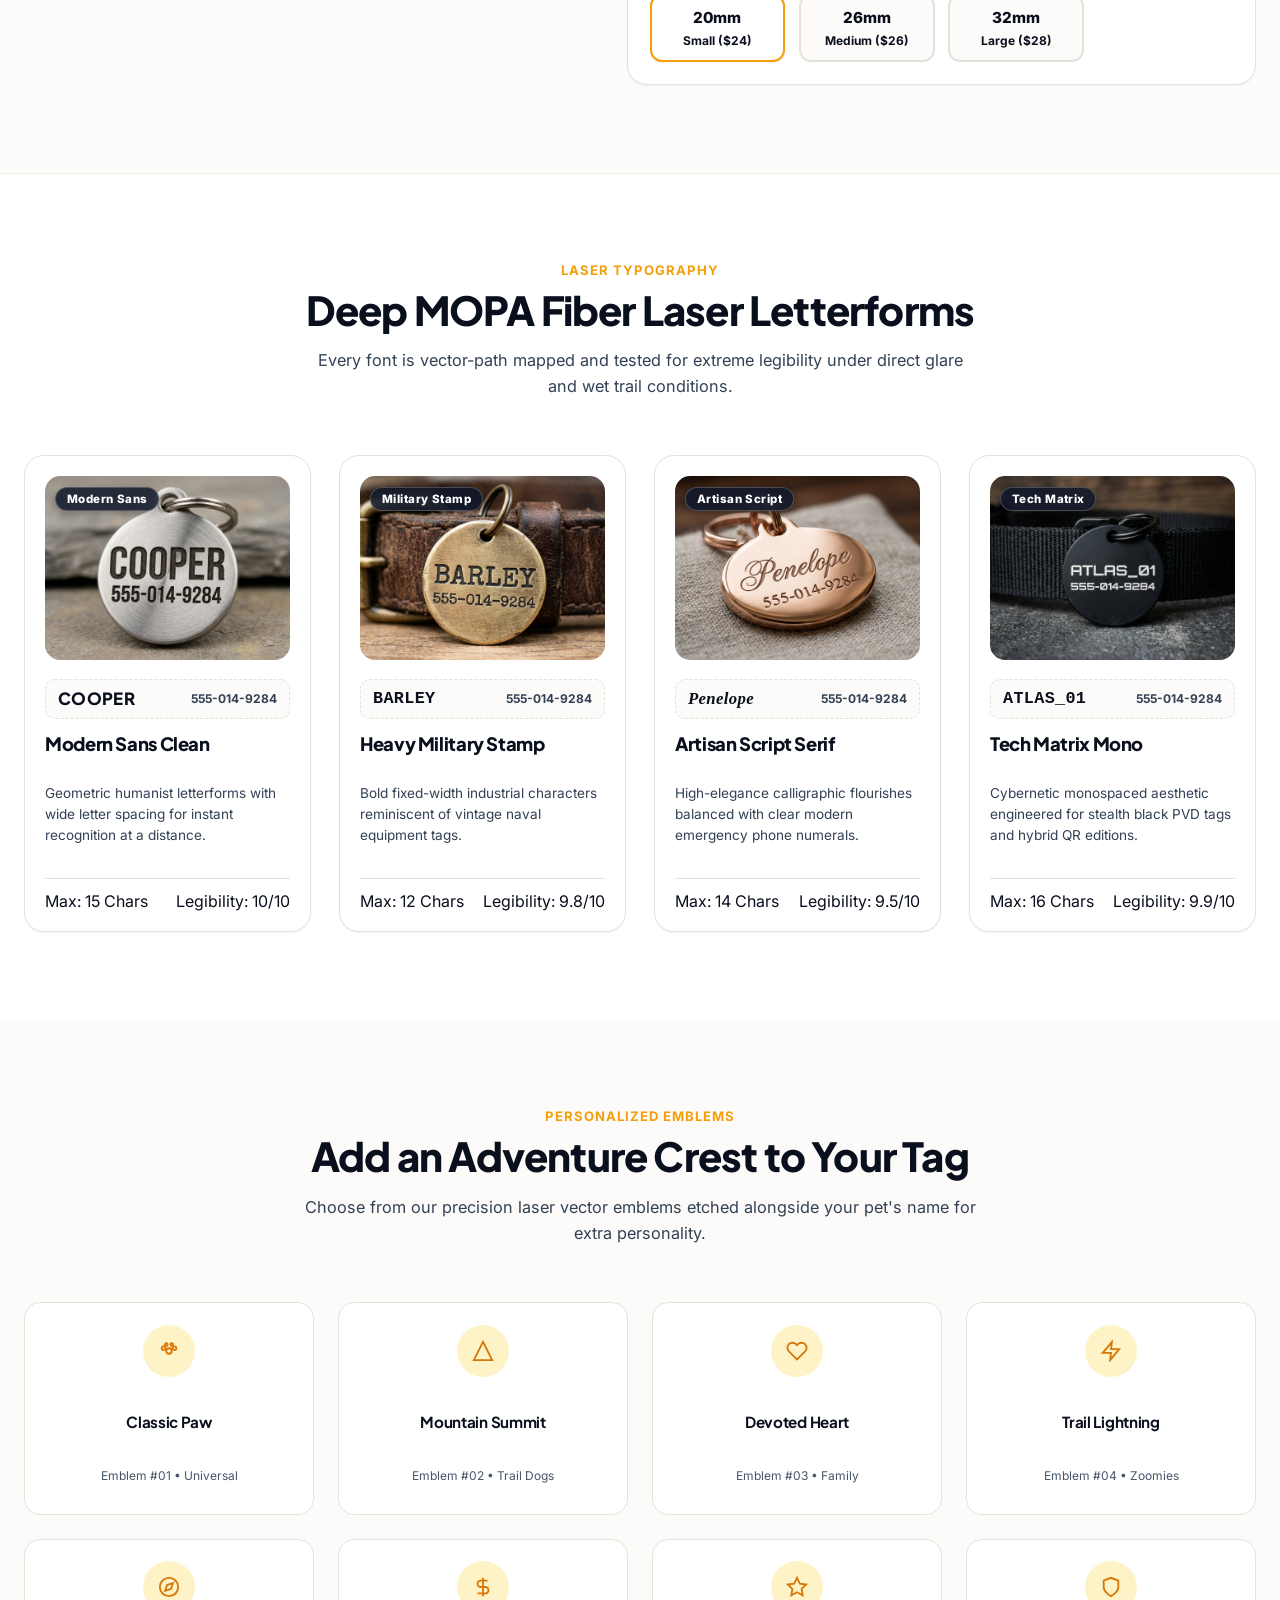
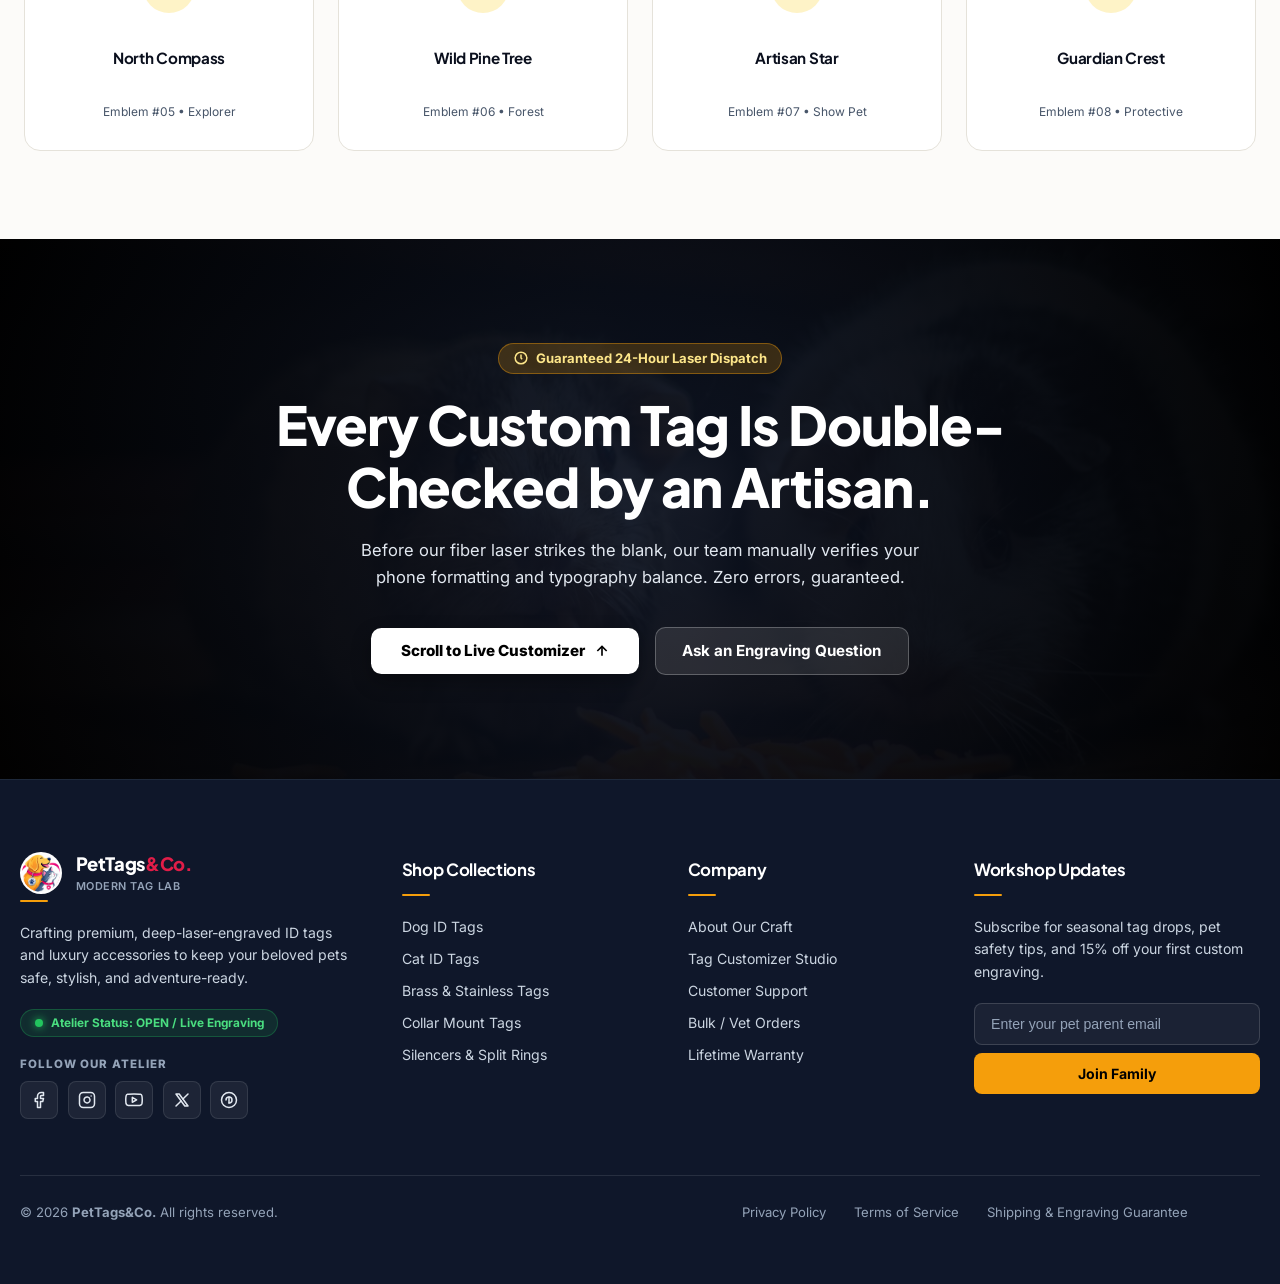
<file: design.html>
<!DOCTYPE html>
<html lang="en" dir="ltr">

<head>
  <meta charset="UTF-8">
  <meta name="viewport" content="width=device-width, initial-scale=1.0">
  <title>Design Your Tag | Interactive Live Laser Engraving Studio</title>
  <meta name="description"
    content="Customize your pet ID tag in real time. Choose shapes, solid brass or surgical steel finishes, laser typography, and preview emergency contact details before ordering.">
  <link rel="icon" type="image/png" href="assets/images/icons/logo.png">
  <link rel="apple-touch-icon" href="assets/images/icons/logo.png">

  <!-- Core External Stylesheets (Zero Inline CSS) -->
  <link rel="stylesheet" href="assets/css/style.css">
  <link rel="stylesheet" href="assets/css/responsive.css">
  <script>
    (function () {
      try {
        var theme = localStorage.getItem('pet_tag_theme');
        if (theme === 'dark' || (!theme && window.matchMedia && window.matchMedia('(prefers-color-scheme: dark)').matches)) {
          document.documentElement.classList.add('dark');
        } else {
          document.documentElement.classList.remove('dark');
        }
      } catch (e) {}
    })();
  </script>

  <!-- Design Studio Strictly Even Card & Text Alignment Engine (768px, 1032px & All Responsive) -->
  <style>
    /* Global Card & Text Equal Alignment for Design Studio */
    .fonts-grid {
      display: grid !important;
      align-items: stretch !important;
    }

    .font-card {
      display: flex !important;
      flex-direction: column !important;
      justify-content: space-between !important;
      height: 100% !important;
      align-self: stretch !important;
    }

    .font-card>div:first-child {
      display: flex !important;
      flex-direction: column !important;
      flex: 1 1 auto !important;
      width: 100% !important;
    }

    .font-card-body {
      display: flex !important;
      flex-direction: column !important;
      flex: 1 1 auto !important;
    }

    .font-sample-callout {
      display: flex !important;
      align-items: center !important;
      justify-content: space-between !important;
      gap: 0.5rem !important;
      padding: 0.5rem 0.75rem !important;
      flex-wrap: nowrap !important;
      min-height: 2.5rem !important;
      box-sizing: border-box !important;
    }

    .font-callout-name {
      font-size: 1.05rem !important;
      font-weight: 800 !important;
      white-space: nowrap !important;
    }

    .font-callout-phone {
      font-size: 0.75rem !important;
      font-weight: 700 !important;
      white-space: nowrap !important;
      flex-shrink: 0 !important;
    }

    .font-card h3 {
      font-size: 1.15rem !important;
      font-weight: 800 !important;
      line-height: 1.3 !important;
      min-height: 2.8rem !important;
      margin-bottom: 0.4rem !important;
      display: flex !important;
      align-items: flex-start !important;
    }

    .font-card p {
      font-size: 0.85rem !important;
      line-height: 1.55 !important;
      min-height: 4.8rem !important;
      margin-bottom: 1.15rem !important;
    }

    .font-card .shape-meta {
      margin-top: auto !important;
      padding-top: 0.75rem !important;
      border-top: 1px solid var(--border-color) !important;
      display: flex !important;
      justify-content: space-between !important;
    }

    /* Section 3: Symbols & Emblems Even Alignment */
    .symbols-grid {
      display: grid !important;
      align-items: stretch !important;
    }

    .symbol-badge-item {
      display: flex !important;
      flex-direction: column !important;
      align-items: center !important;
      justify-content: flex-start !important;
      text-align: center !important;
      height: 100% !important;
      align-self: stretch !important;
      padding: 1.35rem 1rem !important;
      box-sizing: border-box !important;
    }

    .symbol-icon-circle {
      width: 52px !important;
      height: 52px !important;
      margin-bottom: 0.75rem !important;
      flex-shrink: 0 !important;
    }

    .symbol-badge-item h4 {
      font-size: 0.95rem !important;
      font-weight: 700 !important;
      line-height: 1.3 !important;
      min-height: 2.6rem !important;
      margin-bottom: 0.35rem !important;
      display: flex !important;
      align-items: center !important;
      justify-content: center !important;
      text-align: center !important;
    }

    .symbol-badge-item span {
      font-size: 0.75rem !important;
      line-height: 1.35 !important;
      min-height: 2rem !important;
      display: flex !important;
      align-items: center !important;
      justify-content: center !important;
      text-align: center !important;
      margin-top: auto !important;
    }

    /* Section 4: Hardware Cards Even Alignment */
    .hardware-grid {
      display: grid !important;
      align-items: stretch !important;
    }

    .hardware-card {
      display: flex !important;
      flex-direction: column !important;
      justify-content: space-between !important;
      height: 100% !important;
      align-self: stretch !important;
    }

    .hardware-card h3 {
      min-height: 2.8rem !important;
      display: flex !important;
      align-items: flex-start !important;
    }

    .hardware-card p {
      min-height: 4.5rem !important;
    }

    .hardware-card .shape-meta {
      margin-top: auto !important;
    }

    /* Breakpoint 768px - 1100px (Covers 768px, 1024px, 1032px Viewports) */
    @media (max-width: 1100px) {
      .customizer-layout-grid {
        grid-template-columns: 1fr !important;
        gap: 2.5rem !important;
      }

      .canvas-sticky-wrap {
        position: relative !important;
        top: 0 !important;
        max-width: 36rem !important;
        margin: 0 auto !important;
        width: 100% !important;
        padding: 2rem 1.5rem !important;
        box-sizing: border-box !important;
      }

      .control-panel-wrap {
        width: 100% !important;
        max-width: 48rem !important;
        margin: 0 auto !important;
      }

      .control-grid-pair {
        grid-template-columns: 1fr 1fr !important;
        gap: 1.25rem !important;
      }

      .fonts-grid {
        grid-template-columns: repeat(2, 1fr) !important;
        gap: 1.5rem !important;
      }

      .symbols-grid {
        grid-template-columns: repeat(4, 1fr) !important;
        gap: 1.25rem !important;
      }
    }

    /* Tablet 768px Fine Tuning */
    @media (max-width: 820px) {
      .symbols-grid {
        grid-template-columns: repeat(2, 1fr) !important;
        gap: 1.25rem !important;
      }

      .hardware-grid {
        grid-template-columns: repeat(2, 1fr) !important;
      }
    }

    /* Mobile (Under 640px) */
    @media (max-width: 640px) {
      .control-grid-pair {
        grid-template-columns: 1fr !important;
      }

      .fonts-grid {
        grid-template-columns: 1fr !important;
      }

      .symbols-grid {
        grid-template-columns: repeat(2, 1fr) !important;
        gap: 0.85rem !important;
      }

      .hardware-grid {
        grid-template-columns: 1fr !important;
      }

      .font-card h3,
      .font-card p,
      .symbol-badge-item h4,
      .symbol-badge-item span {
        min-height: auto !important;
      }
    }
  </style>
</head>

<body>

  <!-- ======================================================================
       BRANDED PRELOADER
       ====================================================================== -->
  <div id="page-preloader" role="status" aria-live="polite" aria-label="Loading Custom Pet ID Tag Shop">
    <div class="loader-badge">
      <div class="loader-spinner"></div>
      <img src="assets/images/icons/logo.png" alt="Custom Pet ID Tag Shop Logo">
    </div>
    <p class="loader-text">Custom Pet Engraving</p>
  </div>

  <!-- ======================================================================
       FIXED COMPACT SINGLE-LINE HEADER
       ====================================================================== -->
  <header class="site-header" id="site-header">
    <div class="header-container">

      <!-- Brand Identity -->
      <a href="index.html" class="brand-link" aria-label="Custom Pet ID Tag & Accessory Engraving Shop Home">
        <div class="brand-logo-wrap">
          <img src="assets/images/icons/logo.png" alt="Pet Tag Logo" class="brand-logo-img">
        </div>
        <div class="brand-meta">
          <span class="brand-title">PetTags<span>&amp;Co.</span></span>
          <span class="brand-subtitle">Modern Tag Lab</span>
        </div>
      </a>

      <!-- Desktop Navigation: Exactly 6 Nav Items -->
      <nav class="nav-desktop-wrapper" aria-label="Main Navigation">
        <ul class="nav-desktop">

          <!-- 1. Home with Click-Only Dropdown -->
          <li class="nav-dropdown-wrapper js-nav-dropdown">
            <button type="button" class="dropdown-trigger" aria-expanded="false" aria-haspopup="true">
              <span>Home</span>
              <svg class="dropdown-arrow rtl-flip" viewBox="0 0 24 24" fill="none" stroke="currentColor"
                stroke-width="2.5" stroke-linecap="round" stroke-linejoin="round">
                <polyline points="6 9 12 15 18 9"></polyline>
              </svg>
            </button>
            <ul class="dropdown-panel" role="menu">
              <li role="none">
                <a href="index.html" role="menuitem">
                  <span>Home 1 (Artisan Studio)</span>
                  <span class="tag-pill">Classic</span>
                </a>
              </li>
              <li role="none">
                <a href="home-2.html" role="menuitem">
                  <span>Home 2 (Modern Tag Lab)</span>
                  <span class="tag-pill">Modern</span>
                </a>
              </li>
            </ul>
          </li>

          <!-- 2. Products (By Pet Type) -->
          <li>
            <a href="products.html" class="nav-link">Products</a>
          </li>

          <!-- 3. Design Your Tag -->
          <li>
            <a href="design.html" class="nav-link">Design Your Tag</a>
          </li>

          <!-- 4. About (Mandatory) -->
          <li>
            <a href="about.html" class="nav-link">About Us</a>
          </li>

          <!-- 5. Accessories -->
          <li>
            <a href="accessories.html" class="nav-link">Accessories</a>
          </li>

          <!-- 6. Contact (Directly Visible) -->
          <li>
            <a href="contact.html" class="nav-link">Contact</a>
          </li>

        </ul>
      </nav>

      <!-- Desktop Controls: RTL, Dark Mode, Action CTA -->
      <div class="header-actions">
        <!-- RTL/LTR Button -->
        <button type="button" class="ctrl-btn js-rtl-toggle" aria-label="Toggle Direction (LTR/RTL)"
          title="Switch RTL/LTR">
          <span class="rtl-text font-bold text-xs rtl-badge-text">RTL</span>
        </button>

        <!-- Dark Mode Toggle Button (#000000 Strict) -->
        <button type="button" class="ctrl-btn js-dark-toggle" aria-label="Toggle Dark Mode" title="Switch Theme">
          <!-- Sun Icon for Light Mode -->
          <svg class="icon-sun" viewBox="0 0 24 24" fill="none" stroke="currentColor" stroke-width="2"
            stroke-linecap="round" stroke-linejoin="round">
            <circle cx="12" cy="12" r="5"></circle>
            <line x1="12" y1="1" x2="12" y2="3"></line>
            <line x1="12" y1="21" x2="12" y2="23"></line>
            <line x1="4.22" y1="4.22" x2="5.64" y2="5.64"></line>
            <line x1="18.36" y1="18.36" x2="19.78" y2="19.78"></line>
            <line x1="1" y1="12" x2="3" y2="12"></line>
            <line x1="21" y1="12" x2="23" y2="12"></line>
            <line x1="4.22" y1="19.78" x2="5.64" y2="18.36"></line>
            <line x1="18.36" y1="5.64" x2="19.78" y2="4.22"></line>
          </svg>
          <!-- Moon Icon for Dark Mode -->
          <svg class="icon-moon" viewBox="0 0 24 24" fill="none" stroke="currentColor" stroke-width="2"
            stroke-linecap="round" stroke-linejoin="round">
            <path d="M21 12.79A9 9 0 1 1 11.21 3 7 7 0 0 0 21 12.79z"></path>
          </svg>
        </button>

        <!-- CTA Action Button -->
        <a href="design.html" class="btn-header-cta" id="header-cta-btn">
          <span>Design Tag</span>
          <svg viewBox="0 0 24 24" fill="none" stroke="currentColor" stroke-width="2.5" stroke-linecap="round"
            stroke-linejoin="round" class="rtl-flip">
            <line x1="5" y1="12" x2="19" y2="12"></line>
            <polyline points="12 5 19 12 12 19"></polyline>
          </svg>
        </a>
      </div>

    </div>
  </header>

  <!-- ======================================================================
       MOBILE DRAWER NAVIGATION
       ====================================================================== -->
  <div class="mobile-drawer-backdrop" id="mobile-drawer-backdrop" tabindex="-1"></div>

  <div class="mobile-drawer" id="mobile-drawer" role="dialog" aria-modal="true" aria-label="Mobile Navigation Menu">
    <!-- Drawer Header -->
    <div class="drawer-header">
      <div class="drawer-brand">
        <img src="assets/images/icons/logo.png" alt="Pet Tag Logo" class="drawer-brand-logo">
        <div class="drawer-brand-meta">
          <div class="drawer-brand-name">PetTags<span>&amp;Co.</span></div>
          <div class="drawer-brand-sub">Modern Tag Lab</div>
        </div>
      </div>
      <button type="button" class="btn-drawer-close js-drawer-close" aria-label="Close Mobile Menu">
        <svg viewBox="0 0 24 24" fill="none" stroke="currentColor" stroke-width="2" stroke-linecap="round"
          stroke-linejoin="round">
          <line x1="18" y1="6" x2="6" y2="18"></line>
          <line x1="6" y1="6" x2="18" y2="18"></line>
        </svg>
      </button>
    </div>

    <!-- Drawer Navigation Links -->
    <div class="drawer-body">
      <ul class="drawer-nav-list">

        <!-- Home Accordion (CLICK ONLY) -->
        <li class="drawer-accordion js-drawer-accordion">
          <button type="button" class="drawer-accordion-btn" aria-expanded="false">
            <span>Home</span>
            <svg class="drawer-accordion-arrow rtl-flip" viewBox="0 0 24 24" fill="none" stroke="currentColor"
              stroke-width="2.5" stroke-linecap="round" stroke-linejoin="round">
              <polyline points="6 9 12 15 18 9"></polyline>
            </svg>
          </button>
          <ul class="drawer-accordion-content">
            <li>
              <a href="index.html" class="drawer-sublink">
                <span>Home 1 (Artisan Studio)</span>
              </a>
            </li>
            <li>
              <a href="home-2.html" class="drawer-sublink">
                <span>Home 2 (Modern Tag Lab)</span>
              </a>
            </li>
          </ul>
        </li>

        <li><a href="products.html" class="drawer-nav-link">Products</a></li>
        <li><a href="design.html" class="drawer-nav-link">Design Your Tag</a></li>
        <li><a href="about.html" class="drawer-nav-link">About Us</a></li>
        <li><a href="accessories.html" class="drawer-nav-link">Accessories</a></li>
        <li><a href="contact.html" class="drawer-nav-link">Contact</a></li>

      </ul>
    </div>

    <!-- Drawer Footer with Dark Mode and RTL Controls -->
    <div class="drawer-footer">
      <div class="drawer-ctrls">
        <button type="button" class="drawer-ctrl-item js-dark-toggle" aria-label="Toggle Dark Mode">
          <svg class="icon-moon icon-sm" viewBox="0 0 24 24" fill="none" stroke="currentColor" stroke-width="2"
            stroke-linecap="round" stroke-linejoin="round">
            <path d="M21 12.79A9 9 0 1 1 11.21 3 7 7 0 0 0 21 12.79z"></path>
          </svg>
          <svg class="icon-sun icon-sm" viewBox="0 0 24 24" fill="none" stroke="currentColor" stroke-width="2"
            stroke-linecap="round" stroke-linejoin="round">
            <circle cx="12" cy="12" r="5"></circle>
            <line x1="12" y1="1" x2="12" y2="3"></line>
            <line x1="12" y1="21" x2="12" y2="23"></line>
            <line x1="4.22" y1="4.22" x2="5.64" y2="5.64"></line>
            <line x1="18.36" y1="18.36" x2="19.78" y2="19.78"></line>
            <line x1="1" y1="12" x2="3" y2="12"></line>
            <line x1="21" y1="12" x2="23" y2="12"></line>
            <line x1="4.22" y1="19.78" x2="5.64" y2="18.36"></line>
            <line x1="18.36" y1="5.64" x2="19.78" y2="4.22"></line>
          </svg>
          <span>Dark Mode</span>
        </button>

        <button type="button" class="drawer-ctrl-item js-rtl-toggle" aria-label="Toggle Direction (LTR/RTL)">
          <span class="rtl-text font-bold">RTL</span>
          <span>Switch</span>
        </button>
      </div>

      <a href="design.html" class="btn-header-cta drawer-cta-full">
        <span>Start Customizing</span>
        <svg viewBox="0 0 24 24" fill="none" stroke="currentColor" stroke-width="2.5" stroke-linecap="round"
          stroke-linejoin="round" class="rtl-flip">
          <line x1="5" y1="12" x2="19" y2="12"></line>
          <polyline points="12 5 19 12 12 19"></polyline>
        </svg>
      </a>
    </div>
  </div>

  <!-- ======================================================================
       MAIN CONTENT: DESIGN YOUR TAG STUDIO
       ====================================================================== -->
  <main id="main-content">

    <!-- ------------------------------------------------------------------
         HERO SECTION: DESIGN YOUR TAG STUDIO (Background Image with Centered Overlay)
         ------------------------------------------------------------------ -->
    <section class="design-hero-section" id="design-hero-section" aria-labelledby="design-hero-heading">
      <!-- Background Image Layer -->
      <div class="design-hero-bg">
        <img src="assets/images/sections/customizer-preview-dog.jpg"
          alt="Active dog equipped with custom engraved brass pet tag in outdoor workshop" loading="eager" width="1920"
          height="1080">
      </div>
      <div class="design-hero-overlay"></div>

      <div class="container-custom">
        <div class="design-hero-center-wrap">

          <div class="hero-pill">
            <svg viewBox="0 0 24 24" fill="none" stroke="currentColor" stroke-width="2.5" class="icon-xs">
              <polygon
                points="12 2 15.09 8.26 22 9.27 17 14.14 18.18 21.02 12 17.77 5.82 21.02 7 14.14 2 9.27 8.91 8.26 12 2">
              </polygon>
            </svg>
            <span>Real-Time Laser Engraving Studio</span>
          </div>

          <h1 id="design-hero-heading" class="hero-title">
            Design Your Custom Pet ID Tag, <span class="highlight-amber">Strike The Blank</span>.
          </h1>

          <p class="hero-desc">
            Configure shapes, jewelry-grade metallurgy, and laser typography with instant real-time visual feedback
            before our master engraver strikes the blank.
          </p>

          <div class="hero-btn-group">
            <a href="#tag-customizer-app" class="btn-primary" id="start-customizer-btn">
              <span>Launch Live Customizer</span>
              <svg viewBox="0 0 24 24" fill="none" stroke="currentColor" stroke-width="2.5" class="icon-sm rtl-flip">
                <line x1="5" y1="12" x2="19" y2="12"></line>
                <polyline points="12 5 19 12 12 19"></polyline>
              </svg>
            </a>
            <a href="#fonts-showcase-section" class="btn-secondary">
              <span>Explore Typography</span>
            </a>
          </div>



        </div>
      </div>
    </section>

    <!-- ------------------------------------------------------------------
         SECTION 1: LIVE INTERACTIVE TAG CUSTOMIZER STUDIO (App Canvas)
         ------------------------------------------------------------------ -->
    <section class="customizer-studio-section" id="tag-customizer-app" aria-labelledby="customizer-heading">
      <div class="container-custom">

        <div class="section-head mb-10">
          <span class="section-eyebrow">Real-Time Studio</span>
          <h2 id="customizer-heading" class="section-title">Design Your Custom Pet ID Tag</h2>
          <p class="section-subtitle">
            Configure shapes, metallurgy, and laser typography with instant visual feedback before our master engraver
            strikes the blank.
          </p>
        </div>

        <div class="customizer-layout-grid">

          <!-- Left: Real-Time Live Tag Visual Canvas -->
          <div class="canvas-sticky-wrap">
            <span class="hero-pill">Live Fiber Laser Simulation</span>

            <div class="canvas-tag-stage">
              <div id="live-tag-plate" class="tag-blank-plate" data-finish="brass" data-shape="round">
                <div class="tag-hardware-hole"></div>
                <div id="live-tag-pet-name" class="customizer-text-name font-sans">LUNA</div>
                <div id="live-tag-phone" class="customizer-text-sub">555-019-2849</div>
                <div id="live-tag-microchip" class="customizer-text-sub">MICROCHIPPED &amp; REWARD</div>
              </div>
            </div>

            <p class="canvas-note">
              Laser burned 0.4mm deep into solid 3mm metal. Permanent legibility lifetime guarantee.
            </p>

            <div class="customizer-pricing-bar">
              <div>
                <span class="price-label">Total Custom Price</span>
                <span id="live-customizer-price" class="customizer-price-val">$24.00</span>
              </div>
              <button type="button" class="btn-primary" onclick="alert('Custom tag added to your adventure bag!');">
                <span>Add to Cart</span>
              </button>
            </div>

            <!-- Hardware & Guarantee Perks (Fills gap seamlessly) -->
            <div class="canvas-included-perks">
              <div class="canvas-perk-item">
                <svg viewBox="0 0 24 24" fill="none" stroke="currentColor" stroke-width="2.5" class="icon-xs"
                  aria-hidden="true">
                  <polyline points="20 6 9 17 4 12"></polyline>
                </svg>
                <span>Heavy 25mm Stainless Split Ring Included</span>
              </div>
              <div class="canvas-perk-item">
                <svg viewBox="0 0 24 24" fill="none" stroke="currentColor" stroke-width="2.5" class="icon-xs"
                  aria-hidden="true">
                  <polyline points="20 6 9 17 4 12"></polyline>
                </svg>
                <span>Complimentary Silicone Silencer Bumper</span>
              </div>
              <div class="canvas-perk-item">
                <svg viewBox="0 0 24 24" fill="none" stroke="currentColor" stroke-width="2.5" class="icon-xs"
                  aria-hidden="true">
                  <polyline points="20 6 9 17 4 12"></polyline>
                </svg>
                <span>Lifetime Legibility Guarantee &bull; 24h Dispatch</span>
              </div>
            </div>
          </div>

          <!-- Right: Interactive Control Station -->
          <div class="control-panel-wrap">

            <!-- Side-by-side Pair: Group 1 & Group 2 -->
            <div class="control-grid-pair">
              <!-- Group 1: Choose Finish -->
              <div class="control-group">
                <div class="control-title">
                  <span>1. Metallurgy &amp; Finish</span>
                  <span class="badge-muted-text">3mm Solid Billet</span>
                </div>
                <div class="control-swatch-grid">
                  <button type="button" class="swatch-btn js-metal-select active" data-metal="brass">
                    <div class="swatch-circle swatch-brass"></div>
                    <span>Antique Brass</span>
                  </button>
                  <button type="button" class="swatch-btn js-metal-select" data-metal="steel">
                    <div class="swatch-circle swatch-steel"></div>
                    <span>316L Stainless</span>
                  </button>
                  <button type="button" class="swatch-btn js-metal-select" data-metal="black">
                    <div class="swatch-circle swatch-black"></div>
                    <span>PVD Black</span>
                  </button>
                  <button type="button" class="swatch-btn js-metal-select" data-metal="rose">
                    <div class="swatch-circle swatch-rose"></div>
                    <span>Rose Gold</span>
                  </button>
                </div>
              </div>

              <!-- Group 2: Choose Geometry Shape -->
              <div class="control-group">
                <div class="control-title">
                  <span>2. Shape Profile</span>
                  <span class="badge-muted-text">Diamond Beveled</span>
                </div>
                <div class="control-swatch-grid">
                  <button type="button" class="swatch-btn js-shape-select active" data-shape="round">
                    <svg viewBox="0 0 24 24" fill="none" stroke="currentColor" stroke-width="2" class="icon-md">
                      <circle cx="12" cy="12" r="9"></circle>
                    </svg>
                    <span>Round</span>
                  </button>
                  <button type="button" class="swatch-btn js-shape-select" data-shape="hexagon">
                    <svg viewBox="0 0 24 24" fill="none" stroke="currentColor" stroke-width="2" class="icon-md">
                      <polygon points="12 2 21 7 21 17 12 22 3 17 3 7 12 2"></polygon>
                    </svg>
                    <span>Hexagon</span>
                  </button>
                  <button type="button" class="swatch-btn js-shape-select" data-shape="shield">
                    <svg viewBox="0 0 24 24" fill="none" stroke="currentColor" stroke-width="2" class="icon-md">
                      <path d="M12 22s8-4 8-10V5l-8-3-8 3v7c0 6 8 10 8 10z"></path>
                    </svg>
                    <span>Shield</span>
                  </button>
                  <button type="button" class="swatch-btn js-shape-select" data-shape="bone">
                    <svg viewBox="0 0 24 24" fill="none" stroke="currentColor" stroke-width="2" class="icon-md">
                      <rect x="4" y="6" width="16" height="12" rx="6"></rect>
                    </svg>
                    <span>Bone</span>
                  </button>
                </div>
              </div>
            </div>

            <!-- Group 3: Enter Pet Details -->
            <div class="control-group">
              <div class="control-title">
                <span>3. Custom Engraving Typography</span>
                <span class="badge-amber-text">Live Updating</span>
              </div>

              <label for="input-tag-name" class="customizer-label">Pet Name (Front Center)</label>
              <input type="text" id="input-tag-name" maxlength="15" placeholder="e.g. LUNA, COOPER, ATLAS"
                class="customizer-input-field" value="LUNA">

              <label for="input-tag-phone" class="customizer-label">Primary Emergency Phone</label>
              <input type="text" id="input-tag-phone" maxlength="18" placeholder="e.g. 555-019-2849"
                class="customizer-input-field" value="555-019-2849">

              <label for="input-tag-microchip" class="customizer-label">Secondary Line (Microchip / Reward /
                Address)</label>
              <input type="text" id="input-tag-microchip" maxlength="25" placeholder="e.g. MICROCHIPPED &amp; REWARD"
                class="customizer-input-field" value="MICROCHIPPED &amp; REWARD">
            </div>

            <!-- Group 4: Laser Font Choice & Size -->
            <div class="control-group">
              <div class="control-title">
                <span>4. Font Family &amp; Physical Size</span>
              </div>
              <div class="control-swatch-grid swatch-grid-mb">
                <button type="button" class="swatch-btn js-font-select active" data-font="font-sans">
                  <span class="preview-letter">Ag</span>
                  <span>Modern Sans</span>
                </button>
                <button type="button" class="swatch-btn js-font-select" data-font="font-stamp">
                  <span class="preview-letter-stamp">AG</span>
                  <span>Stamp Mono</span>
                </button>
                <button type="button" class="swatch-btn js-font-select" data-font="font-serif">
                  <span class="preview-letter-serif">Ag</span>
                  <span>Script Serif</span>
                </button>
                <button type="button" class="swatch-btn js-font-select" data-font="font-mono">
                  <span class="preview-letter-mono">01</span>
                  <span>Tech Matrix</span>
                </button>
              </div>

              <div class="control-swatch-grid">
                <button type="button" class="swatch-btn js-size-select active" data-add="0">
                  <span class="size-num">20mm</span>
                  <span>Small ($24)</span>
                </button>
                <button type="button" class="swatch-btn js-size-select" data-add="2">
                  <span class="size-num">26mm</span>
                  <span>Medium ($26)</span>
                </button>
                <button type="button" class="swatch-btn js-size-select" data-add="4">
                  <span class="size-num">32mm</span>
                  <span>Large ($28)</span>
                </button>
              </div>
            </div>

          </div>

        </div>

      </div>
    </section>

    <!-- ------------------------------------------------------------------
         SECTION 2: LASER FONTS SHOWCASE (4 Even Cards)
         ------------------------------------------------------------------ -->
    <section class="fonts-showcase-section" id="fonts-showcase-section" aria-labelledby="fonts-heading">
      <div class="container-custom">

        <div class="section-head">
          <span class="section-eyebrow">Laser Typography</span>
          <h2 id="fonts-heading" class="section-title">Deep MOPA Fiber Laser Letterforms</h2>
          <p class="section-subtitle">
            Every font is vector-path mapped and tested for extreme legibility under direct glare and wet trail
            conditions.
          </p>
        </div>

        <div class="fonts-grid">

          <!-- Font Card 1: Modern Sans Clean -->
          <article class="font-card">
            <div>
              <div class="font-img-wrap">
                <img src="assets/images/sections/font-cooper.jpg"
                  alt="COOPER 555-014-9284 laser engraved in Modern Sans Clean font on stainless steel tag"
                  loading="lazy" width="800" height="600">
                <span class="font-pill-badge">Modern Sans</span>
              </div>
              <div class="font-card-body">
                <div class="font-sample-callout">
                  <span class="font-callout-name font-sans">COOPER</span>
                  <span class="font-callout-phone">555-014-9284</span>
                </div>
                <h3>Modern Sans Clean</h3>
                <p>Geometric humanist letterforms with wide letter spacing for instant recognition at a distance.</p>
              </div>
            </div>
            <div class="shape-meta">
              <span>Max: 15 Chars</span>
              <span>Legibility: 10/10</span>
            </div>
          </article>

          <!-- Font Card 2: Heavy Military Stamp -->
          <article class="font-card">
            <div>
              <div class="font-img-wrap">
                <img src="assets/images/sections/font-barley.jpg"
                  alt="BARLEY 555-014-9284 laser engraved in Heavy Military Stamp font on antique brass tag"
                  loading="lazy" width="800" height="600">
                <span class="font-pill-badge">Military Stamp</span>
              </div>
              <div class="font-card-body">
                <div class="font-sample-callout">
                  <span class="font-callout-name font-stamp">BARLEY</span>
                  <span class="font-callout-phone">555-014-9284</span>
                </div>
                <h3>Heavy Military Stamp</h3>
                <p>Bold fixed-width industrial characters reminiscent of vintage naval equipment tags.</p>
              </div>
            </div>
            <div class="shape-meta">
              <span>Max: 12 Chars</span>
              <span>Legibility: 9.8/10</span>
            </div>
          </article>

          <!-- Font Card 3: Artisan Script Serif -->
          <article class="font-card">
            <div>
              <div class="font-img-wrap">
                <img src="assets/images/sections/font-penelope.jpg"
                  alt="Penelope 555-014-9284 laser engraved in Artisan Script Serif font on rose gold tag"
                  loading="lazy" width="800" height="600">
                <span class="font-pill-badge">Artisan Script</span>
              </div>
              <div class="font-card-body">
                <div class="font-sample-callout">
                  <span class="font-callout-name font-serif">Penelope</span>
                  <span class="font-callout-phone">555-014-9284</span>
                </div>
                <h3>Artisan Script Serif</h3>
                <p>High-elegance calligraphic flourishes balanced with clear modern emergency phone numerals.</p>
              </div>
            </div>
            <div class="shape-meta">
              <span>Max: 14 Chars</span>
              <span>Legibility: 9.5/10</span>
            </div>
          </article>

          <!-- Font Card 4: Tech Matrix Mono -->
          <article class="font-card">
            <div>
              <div class="font-img-wrap">
                <img src="assets/images/sections/font-atlas.jpg"
                  alt="ATLAS_01 555-014-9284 laser engraved in Tech Matrix Mono font on stealth black tag"
                  loading="lazy" width="800" height="600">
                <span class="font-pill-badge">Tech Matrix</span>
              </div>
              <div class="font-card-body">
                <div class="font-sample-callout">
                  <span class="font-callout-name font-mono">ATLAS_01</span>
                  <span class="font-callout-phone">555-014-9284</span>
                </div>
                <h3>Tech Matrix Mono</h3>
                <p>Cybernetic monospaced aesthetic engineered for stealth black PVD tags and hybrid QR editions.</p>
              </div>
            </div>
            <div class="shape-meta">
              <span>Max: 16 Chars</span>
              <span>Legibility: 9.9/10</span>
            </div>
          </article>

        </div>

      </div>
    </section>

    <!-- ------------------------------------------------------------------
         SECTION 3: CUSTOM ICON & SYMBOL LIBRARY (Engraving Emblems)
         ------------------------------------------------------------------ -->
    <section class="symbols-gallery-section" id="symbols-gallery-section" aria-labelledby="symbols-heading">
      <div class="container-custom">

        <div class="section-head">
          <span class="section-eyebrow">Personalized Emblems</span>
          <h2 id="symbols-heading" class="section-title">Add an Adventure Crest to Your Tag</h2>
          <p class="section-subtitle">
            Choose from our precision laser vector emblems etched alongside your pet's name for extra personality.
          </p>
        </div>

        <div class="symbols-grid">

          <div class="symbol-badge-item">
            <div class="symbol-icon-circle">
              <svg viewBox="0 0 24 24" fill="none" stroke="currentColor" stroke-width="2" class="icon-lg">
                <circle cx="12" cy="12" r="3"></circle>
                <circle cx="6" cy="9" r="2"></circle>
                <circle cx="18" cy="9" r="2"></circle>
                <circle cx="9" cy="5" r="1.5"></circle>
                <circle cx="15" cy="5" r="1.5"></circle>
              </svg>
            </div>
            <h4>Classic Paw</h4>
            <span>Emblem #01 &bull; Universal</span>
          </div>

          <div class="symbol-badge-item">
            <div class="symbol-icon-circle">
              <svg viewBox="0 0 24 24" fill="none" stroke="currentColor" stroke-width="2" class="icon-lg">
                <polygon points="12 2 2 22 22 22"></polygon>
              </svg>
            </div>
            <h4>Mountain Summit</h4>
            <span>Emblem #02 &bull; Trail Dogs</span>
          </div>

          <div class="symbol-badge-item">
            <div class="symbol-icon-circle">
              <svg viewBox="0 0 24 24" fill="none" stroke="currentColor" stroke-width="2" class="icon-lg">
                <path
                  d="M20.84 4.61a5.5 5.5 0 0 0-7.78 0L12 5.67l-1.06-1.06a5.5 5.5 0 0 0-7.78 7.78l1.06 1.06L12 21.23l7.78-7.78 1.06-1.06a5.5 5.5 0 0 0 0-7.78z">
                </path>
              </svg>
            </div>
            <h4>Devoted Heart</h4>
            <span>Emblem #03 &bull; Family</span>
          </div>

          <div class="symbol-badge-item">
            <div class="symbol-icon-circle">
              <svg viewBox="0 0 24 24" fill="none" stroke="currentColor" stroke-width="2" class="icon-lg">
                <polygon points="13 2 3 14 12 14 11 22 21 10 12 10 13 2"></polygon>
              </svg>
            </div>
            <h4>Trail Lightning</h4>
            <span>Emblem #04 &bull; Zoomies</span>
          </div>

          <div class="symbol-badge-item">
            <div class="symbol-icon-circle">
              <svg viewBox="0 0 24 24" fill="none" stroke="currentColor" stroke-width="2" class="icon-lg">
                <circle cx="12" cy="12" r="10"></circle>
                <polygon points="16.24 7.76 14.12 14.12 7.76 16.24 9.88 9.88 16.24 7.76"></polygon>
              </svg>
            </div>
            <h4>North Compass</h4>
            <span>Emblem #05 &bull; Explorer</span>
          </div>

          <div class="symbol-badge-item">
            <div class="symbol-icon-circle">
              <svg viewBox="0 0 24 24" fill="none" stroke="currentColor" stroke-width="2" class="icon-lg">
                <path d="M12 2v20M17 5H9.5a3.5 3.5 0 0 0 0 7h5a3.5 3.5 0 0 1 0 7H6"></path>
              </svg>
            </div>
            <h4>Wild Pine Tree</h4>
            <span>Emblem #06 &bull; Forest</span>
          </div>

          <div class="symbol-badge-item">
            <div class="symbol-icon-circle">
              <svg viewBox="0 0 24 24" fill="none" stroke="currentColor" stroke-width="2" class="icon-lg">
                <polygon
                  points="12 2 15.09 8.26 22 9.27 17 14.14 18.18 21.02 12 17.77 5.82 21.02 7 14.14 2 9.27 8.91 8.26 12 2">
                </polygon>
              </svg>
            </div>
            <h4>Artisan Star</h4>
            <span>Emblem #07 &bull; Show Pet</span>
          </div>

          <div class="symbol-badge-item">
            <div class="symbol-icon-circle">
              <svg viewBox="0 0 24 24" fill="none" stroke="currentColor" stroke-width="2" class="icon-lg">
                <path d="M12 22s8-4 8-10V5l-8-3-8 3v7c0 6 8 10 8 10z"></path>
              </svg>
            </div>
            <h4>Guardian Crest</h4>
            <span>Emblem #08 &bull; Protective</span>
          </div>

        </div>

      </div>
    </section>


    <!-- ------------------------------------------------------------------
         SECTION 5: STUDIO FINAL PROOF & 24H DISPATCH CTA (Last Section)
         ------------------------------------------------------------------ -->
    <section class="studio-cta-section" id="studio-cta-section" aria-labelledby="studio-cta-heading">
      <div class="studio-cta-bg">
        <img src="assets/images/sections/design-cta-banner.jpg"
          alt="Handcrafted laser engraved tag held in artisan workshop" loading="lazy" width="1200" height="600">
      </div>
      <div class="studio-cta-overlay"></div>

      <div class="container-custom">
        <div class="studio-cta-content">
          <div class="hero-pill hero-pill-glow">
            <svg viewBox="0 0 24 24" fill="none" stroke="currentColor" stroke-width="2.5" class="icon-xs">
              <circle cx="12" cy="12" r="10"></circle>
              <polyline points="12 6 12 12 14 14"></polyline>
            </svg>
            <span>Guaranteed 24-Hour Laser Dispatch</span>
          </div>

          <h2 id="studio-cta-heading" class="final-cta-title">
            Every Custom Tag Is Double-Checked by an Artisan.
          </h2>

          <p class="final-cta-desc">
            Before our fiber laser strikes the blank, our team manually verifies your phone formatting and typography
            balance. Zero errors, guaranteed.
          </p>

          <div class="final-cta-actions">
            <a href="#tag-customizer-app" class="btn-cta-white">
              <span>Scroll to Live Customizer</span>
              <svg viewBox="0 0 24 24" fill="none" stroke="currentColor" stroke-width="2.5" class="icon-sm rtl-flip">
                <line x1="12" y1="19" x2="12" y2="5"></line>
                <polyline points="5 12 12 5 19 12"></polyline>
              </svg>
            </a>
            <a href="contact.html" class="btn-secondary btn-secondary-glass">
              <span>Ask an Engraving Question</span>
            </a>
          </div>
        </div>
      </div>
    </section>

  </main>

  <!-- ======================================================================
       SCROLL TO TOP BUTTON
       ====================================================================== -->
  <button type="button" id="scroll-to-top" aria-label="Scroll back to top of page" title="Back to top">
    <svg viewBox="0 0 24 24" fill="none" stroke="currentColor" stroke-width="2.5" stroke-linecap="round"
      stroke-linejoin="round">
      <polyline points="18 15 12 9 6 15"></polyline>
    </svg>
  </button>

  <!-- ======================================================================
       SHARED FOOTER
       ====================================================================== -->
  <footer class="site-footer">
    <div class="footer-container">

      <div class="footer-top-grid">
        <!-- Brand Summary -->
        <div class="footer-brand-wrap">
          <a href="index.html" class="footer-brand" aria-label="PetTags&amp;Co. Home">
            <img src="assets/images/icons/logo.png" alt="Pet Tag Logo" class="footer-logo">
            <div class="footer-brand-text">
              <h3>PetTags<span>&amp;Co.</span></h3>
              <p>Modern Tag Lab</p>
            </div>
          </a>
          <p class="footer-bio">
            Crafting premium, deep-laser-engraved ID tags and luxury accessories to keep your beloved pets safe,
            stylish, and adventure-ready.
          </p>
          <div class="footer-status-pill">
            <span class="status-dot"></span>
            <span>Atelier Status: OPEN / Live Engraving</span>
          </div>
          <div class="footer-social-wrap">
            <span class="footer-social-title">Follow Our Atelier</span>
            <div class="footer-socials">
              <a href="#" class="footer-social-link" aria-label="Facebook">
                <svg viewBox="0 0 24 24" fill="none" stroke="currentColor" stroke-width="2" stroke-linecap="round"
                  stroke-linejoin="round">
                  <path d="M18 2h-3a5 5 0 0 0-5 5v3H7v4h3v8h4v-8h3l1-4h-4V7a1 1 0 0 1 1-1h3z"></path>
                </svg>
              </a>
              <a href="#" class="footer-social-link" aria-label="Instagram">
                <svg viewBox="0 0 24 24" fill="none" stroke="currentColor" stroke-width="2" stroke-linecap="round"
                  stroke-linejoin="round">
                  <rect x="2" y="2" width="20" height="20" rx="5" ry="5"></rect>
                  <path d="M16 11.37A4 4 0 1 1 12.63 8 4 4 0 0 1 16 11.37z"></path>
                  <line x1="17.5" y1="6.5" x2="17.51" y2="6.5"></line>
                </svg>
              </a>
              <a href="#" class="footer-social-link" aria-label="YouTube">
                <svg viewBox="0 0 24 24" fill="none" stroke="currentColor" stroke-width="2" stroke-linecap="round"
                  stroke-linejoin="round">
                  <path
                    d="M22.54 6.42a2.78 2.78 0 0 0-1.94-2C18.88 4 12 4 12 4s-6.88 0-8.6.46a2.78 2.78 0 0 0-1.94 2A29 29 0 0 0 1 11.75a29 29 0 0 0 .46 5.33A2.78 2.78 0 0 0 3.4 19c1.72.46 8.6.46 8.6.46s6.88 0 8.6-.46a2.78 2.78 0 0 0 1.94-2 29 29 0 0 0 .46-5.25 29 29 0 0 0-.46-5.33z">
                  </path>
                  <polygon points="9.75 15.02 15.5 11.75 9.75 8.48 9.75 15.02"></polygon>
                </svg>
              </a>
              <a href="#" class="footer-social-link" aria-label="X (Twitter)">
                <svg viewBox="0 0 24 24" fill="none" stroke="currentColor" stroke-width="2" stroke-linecap="round"
                  stroke-linejoin="round">
                  <path d="M4 4l11.733 16h4.267l-11.733 -16z"></path>
                  <path d="M4 20l6.768 -6.768m2.46 -2.46l6.772 -6.772"></path>
                </svg>
              </a>
              <a href="#" class="footer-social-link" aria-label="Pinterest">
                <svg viewBox="0 0 24 24" fill="none" stroke="currentColor" stroke-width="2" stroke-linecap="round"
                  stroke-linejoin="round">
                  <line x1="12" y1="8" x2="12" y2="16"></line>
                  <circle cx="12" cy="12" r="10"></circle>
                  <path d="M8 12a4 4 0 0 1 8 0c0 2.21-1.79 4-4 4"></path>
                </svg>
              </a>
            </div>
          </div>
        </div>

        <!-- Col 1: Shop Collections -->
        <div>
          <h4 class="footer-col-title">Shop Collections</h4>
          <ul class="footer-links-list">
            <li class="footer-link-item"><a href="products.html">Dog ID Tags</a></li>
            <li class="footer-link-item"><a href="products.html">Cat ID Tags</a></li>
            <li class="footer-link-item"><a href="products.html">Brass &amp; Stainless Tags</a></li>
            <li class="footer-link-item"><a href="accessories.html">Collar Mount Tags</a></li>
            <li class="footer-link-item"><a href="accessories.html">Silencers &amp; Split Rings</a></li>
          </ul>
        </div>

        <!-- Col 2: Navigation & Company -->
        <div>
          <h4 class="footer-col-title">Company</h4>
          <ul class="footer-links-list">
            <li class="footer-link-item"><a href="about.html">About Our Craft</a></li>
            <li class="footer-link-item"><a href="design.html">Tag Customizer Studio</a></li>
            <li class="footer-link-item"><a href="contact.html">Customer Support</a></li>
            <li class="footer-link-item"><a href="contact.html">Bulk / Vet Orders</a></li>
            <li class="footer-link-item"><a href="contact.html">Lifetime Warranty</a></li>
          </ul>
        </div>

        <!-- Col 3: Newsletter & Workshop -->
        <div>
          <h4 class="footer-col-title">Workshop Updates</h4>
          <p class="footer-newsletter-text">
            Subscribe for seasonal tag drops, pet safety tips, and 15% off your first custom engraving.
          </p>
          <form class="footer-newsletter-form"
            onsubmit="event.preventDefault(); alert('Thank you for subscribing to PetTags & Co.!');">
            <div class="footer-input-row">
              <input type="email" required placeholder="Enter your pet parent email" class="footer-input"
                aria-label="Email address for newsletter">
            </div>
            <button type="submit" class="footer-newsletter-btn">
              <span>Join Family</span>
            </button>
          </form>
        </div>

      </div>

      <!-- Footer Bottom Bar -->
      <div class="footer-bottom-bar">
        <p>&copy; 2026 <a href="index.html" class="footer-bottom-brand-link">PetTags&amp;Co.</a> All rights reserved.</p>
        <ul class="footer-bottom-links">
          <li><a href="#">Privacy Policy</a></li>
          <li><a href="#">Terms of Service</a></li>
          <li><a href="#">Shipping &amp; Engraving Guarantee</a></li>
        </ul>
      </div>

    </div>
  </footer>

  <!-- Central JavaScript Engine (Zero Inline Scripts) -->
  <script src="assets/js/main.js"></script>
</body>

</html>
</file>
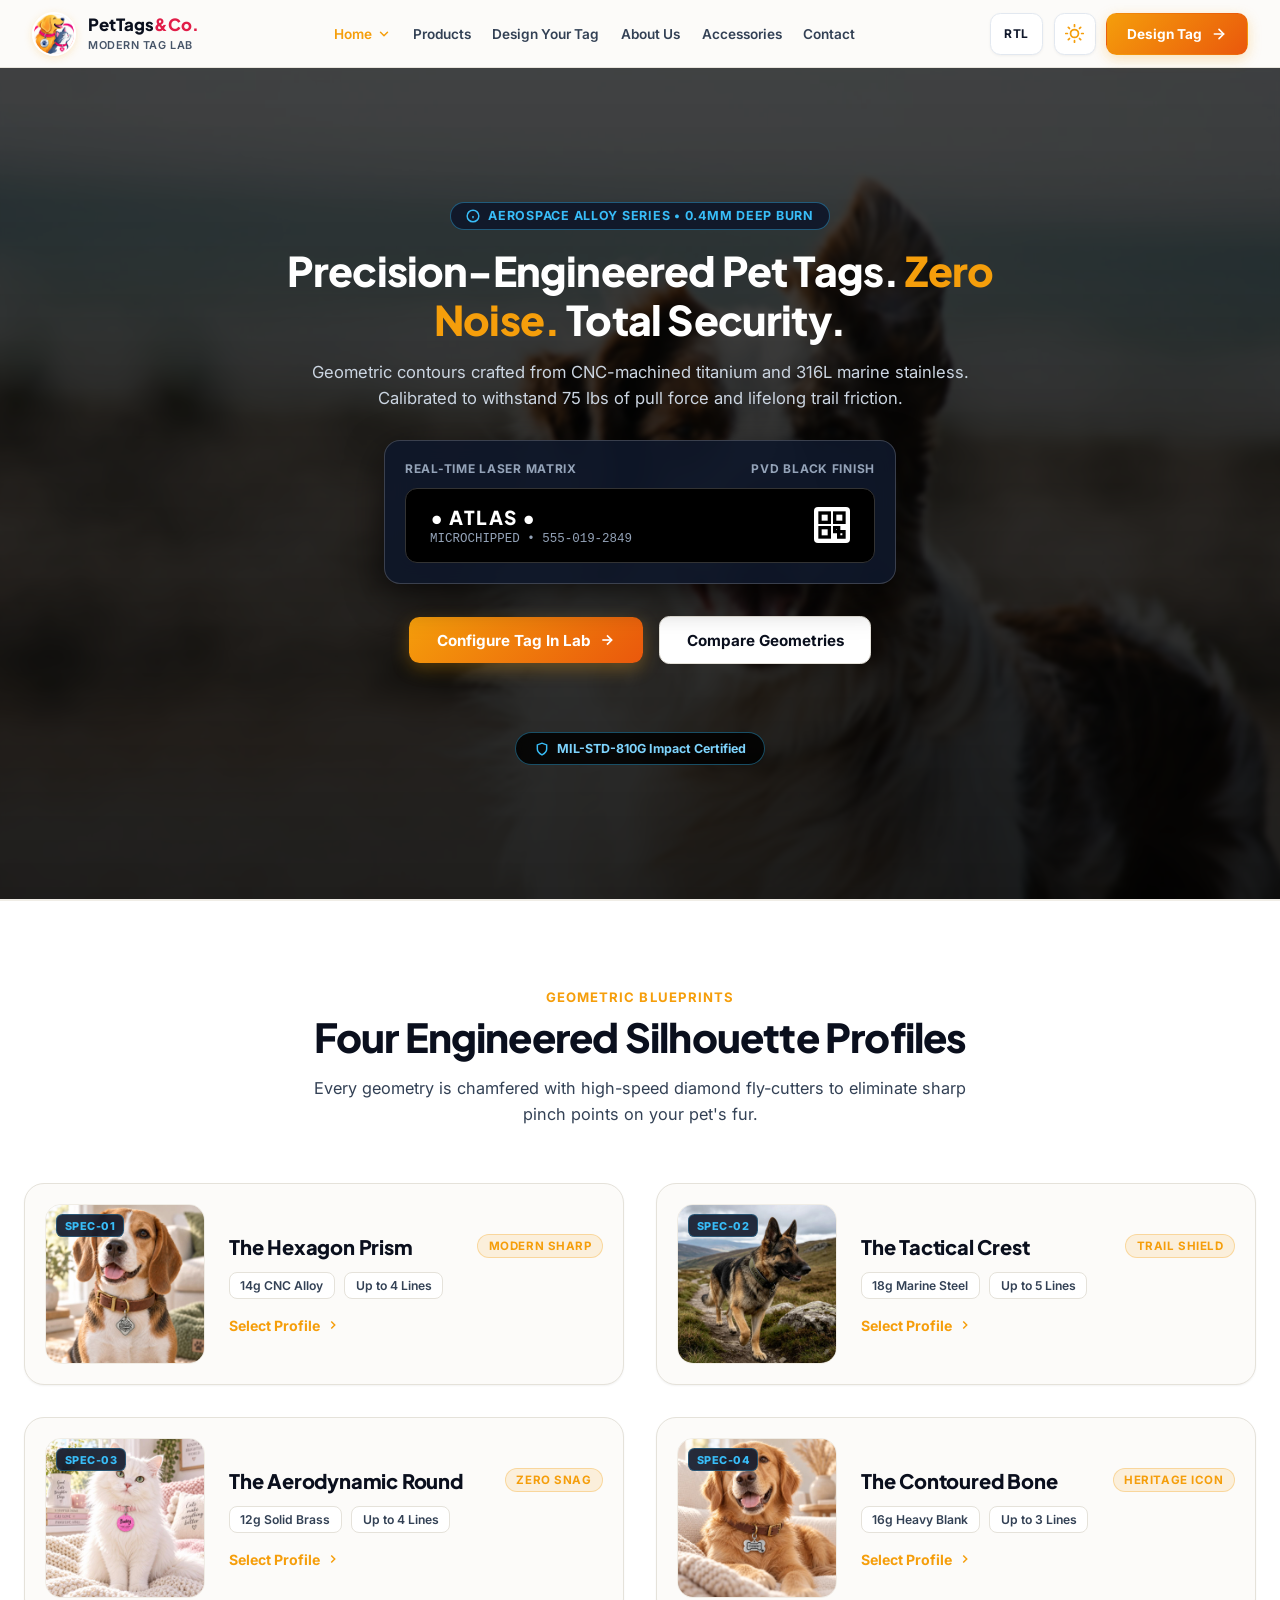
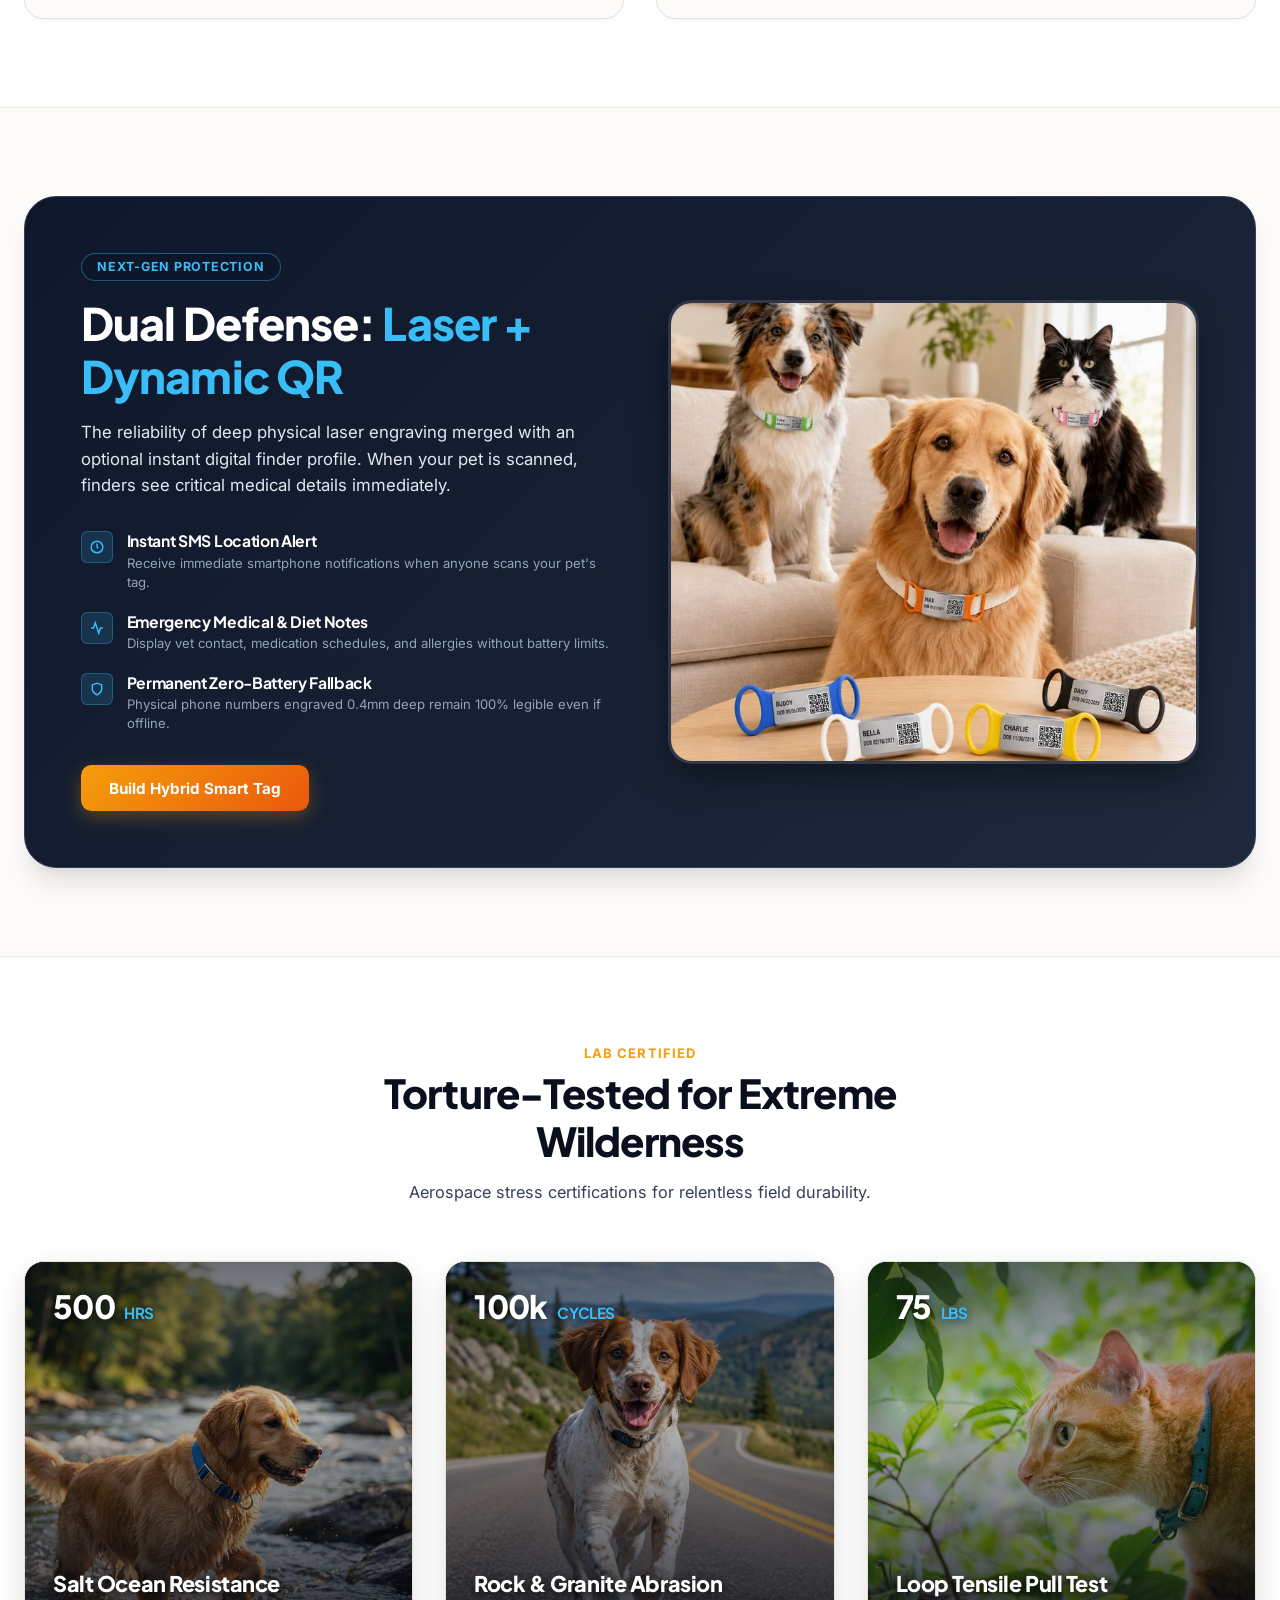
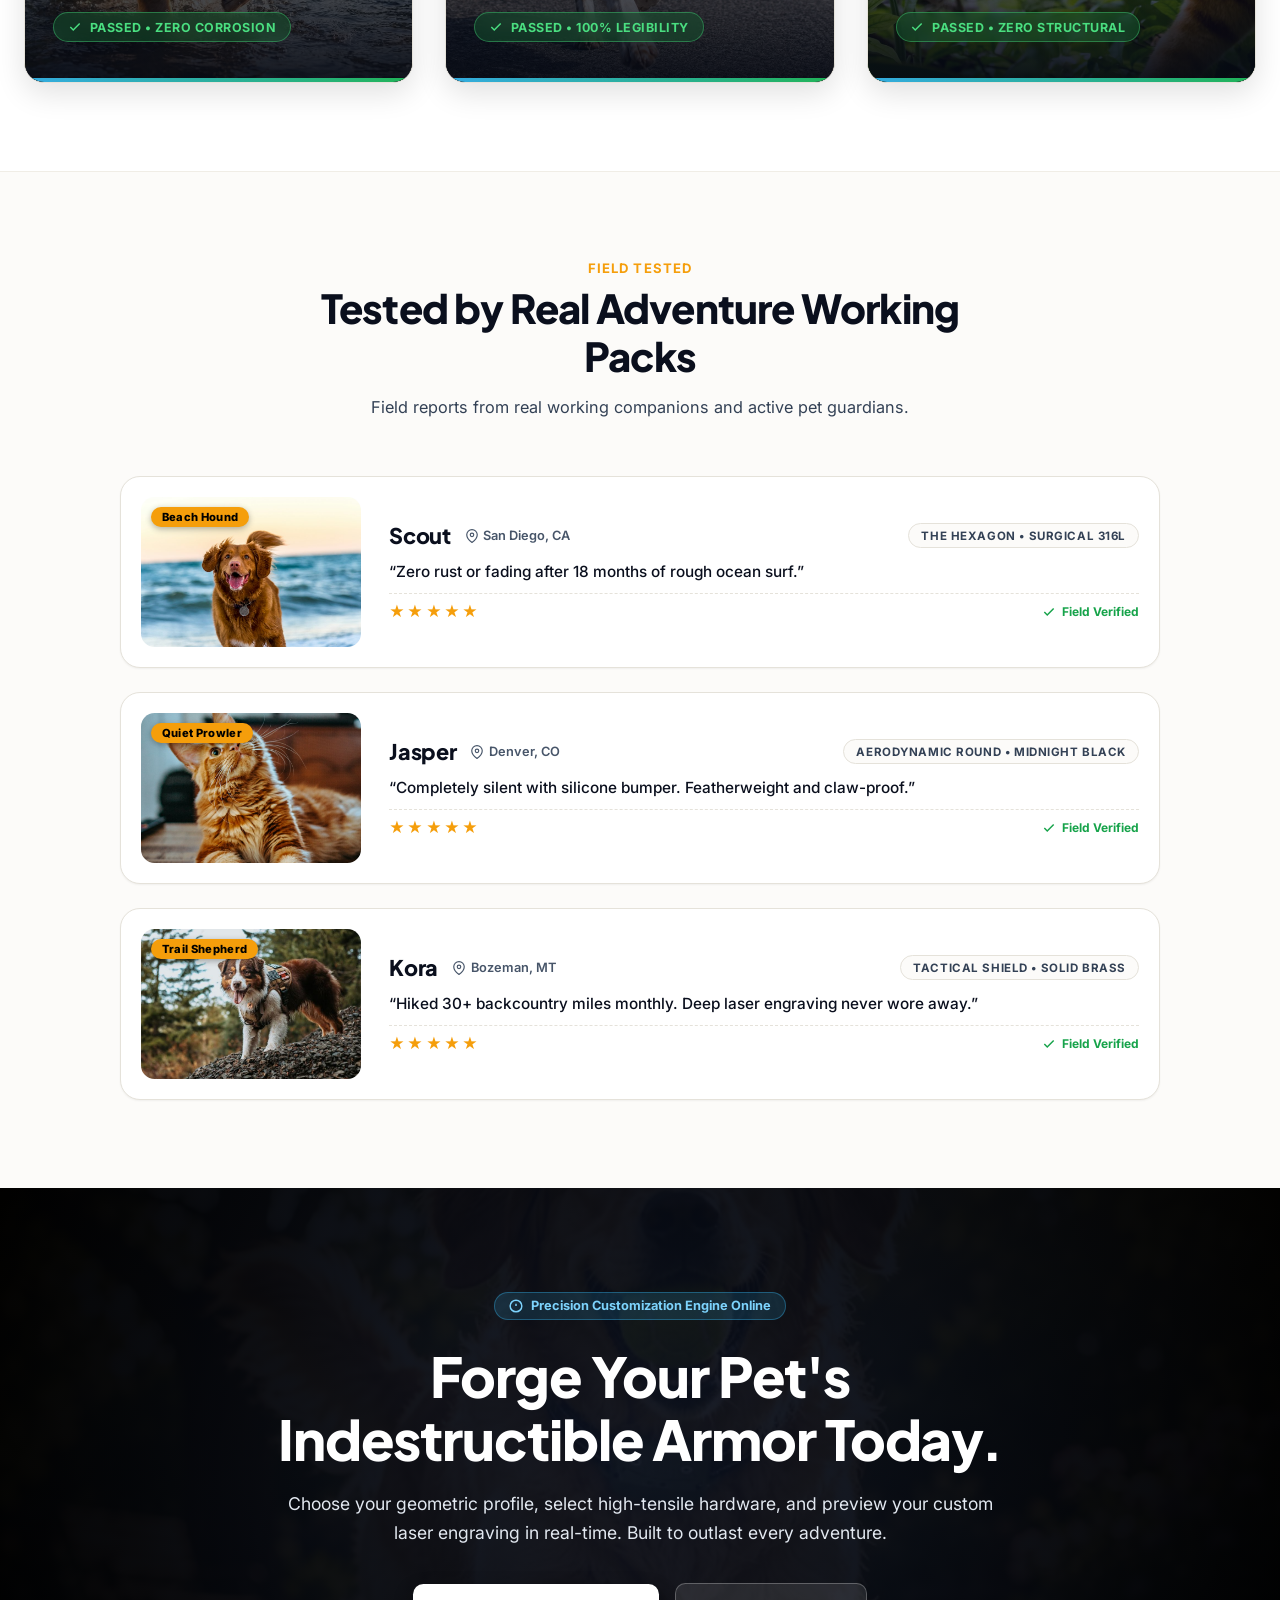
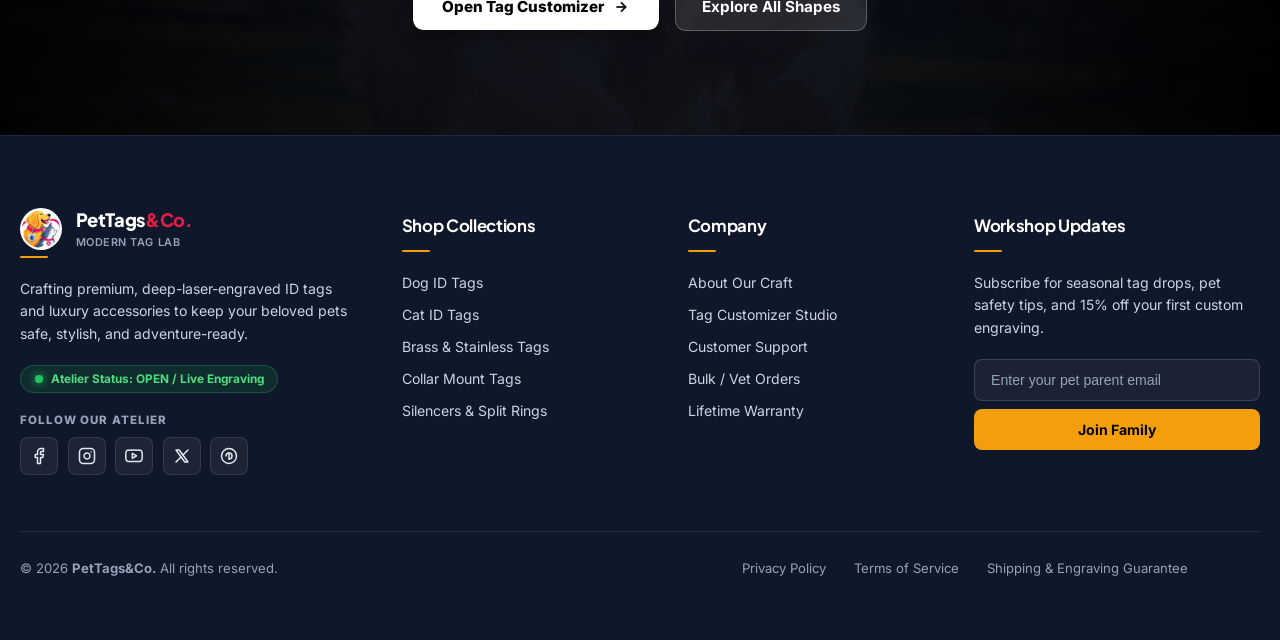
<file: home-2.html>
<!DOCTYPE html>
<html lang="en" dir="ltr">

<head>
  <meta charset="UTF-8">
  <meta name="viewport" content="width=device-width, initial-scale=1.0">
  <title>Modern Tag Lab &amp; Durability Series | Custom Pet ID Tag Shop</title>
  <meta name="description"
    content="Explore our high-performance Modern Pet Tag Lab. Precision engineered aerodynamic shapes, scratch-proof PVD coatings, and hybrid QR emergency technology.">
  <link rel="icon" type="image/png" href="assets/images/icons/logo.png">
  <link rel="apple-touch-icon" href="assets/images/icons/logo.png">

  <!-- Core External Stylesheets (Zero Inline CSS) -->
  <link rel="stylesheet" href="assets/css/style.css">
  <link rel="stylesheet" href="assets/css/responsive.css">
  <script>
    (function () {
      try {
        var theme = localStorage.getItem('pet_tag_theme');
        if (theme === 'dark' || (!theme && window.matchMedia && window.matchMedia('(prefers-color-scheme: dark)').matches)) {
          document.documentElement.classList.add('dark');
        } else {
          document.documentElement.classList.remove('dark');
        }
      } catch (e) {}
    })();
  </script>

  <!-- Page-Specific Mobile Alignment Engine (Strictly Scoped to home-2.html) -->
  <style>
    @media (max-width: 768px) {

      /* Section 2: Silhouette Blueprint Cards -> 100% Full-Width Clean Vertical Stack */
      .blueprint-matrix-grid {
        display: grid !important;
        grid-template-columns: 1fr !important;
        gap: 1.5rem !important;
        width: 100% !important;
      }

      .blueprint-card {
        display: flex !important;
        flex-direction: column !important;
        align-items: stretch !important;
        gap: 1.25rem !important;
        padding: 1.25rem !important;
        width: 100% !important;
        border-radius: 1.25rem !important;
        box-sizing: border-box !important;
      }

      .blueprint-img-wrap {
        width: 100% !important;
        max-width: 100% !important;
        height: 220px !important;
        border-radius: 1rem !important;
        overflow: hidden !important;
        position: relative !important;
        flex-shrink: 0 !important;
        aspect-ratio: auto !important;
        display: block !important;
      }

      .blueprint-img-wrap img {
        width: 100% !important;
        height: 100% !important;
        object-fit: cover !important;
        display: block !important;
      }

      .blueprint-code-badge {
        position: absolute !important;
        top: 0.75rem !important;
        left: 0.75rem !important;
        z-index: 2 !important;
      }

      [dir="rtl"] .blueprint-code-badge {
        left: auto !important;
        right: 0.75rem !important;
      }

      .blueprint-info {
        width: 100% !important;
        display: flex !important;
        flex-direction: column !important;
        gap: 0.85rem !important;
        box-sizing: border-box !important;
      }

      .blueprint-header-row {
        display: flex !important;
        align-items: center !important;
        justify-content: space-between !important;
        flex-wrap: wrap !important;
        gap: 0.5rem !important;
        width: 100% !important;
      }

      .blueprint-header-row h3 {
        font-size: 1.3rem !important;
        font-weight: 800 !important;
        margin: 0 !important;
      }

      .blueprint-pill {
        font-size: 0.72rem !important;
        padding: 0.25rem 0.65rem !important;
      }

      .blueprint-specs-row {
        display: flex !important;
        align-items: center !important;
        gap: 0.5rem !important;
        flex-wrap: wrap !important;
      }

      .blueprint-action-btn {
        display: flex !important;
        align-items: center !important;
        justify-content: center !important;
        width: 100% !important;
        padding: 0.75rem 1rem !important;
        border-radius: 0.75rem !important;
        box-sizing: border-box !important;
      }

      /* Section 5: Ambassador Pack Strip Cards -> 100% Full-Width Clean Vertical Stack */
      .pack-strip-list {
        display: flex !important;
        flex-direction: column !important;
        gap: 1.5rem !important;
        width: 100% !important;
      }

      .pack-strip-card {
        display: flex !important;
        flex-direction: column !important;
        align-items: stretch !important;
        gap: 1.25rem !important;
        padding: 1.25rem !important;
        width: 100% !important;
        border-radius: 1.25rem !important;
        box-sizing: border-box !important;
      }

      .pack-strip-media {
        width: 100% !important;
        max-width: 100% !important;
        height: 220px !important;
        border-radius: 1rem !important;
        overflow: hidden !important;
        position: relative !important;
        flex-shrink: 0 !important;
        aspect-ratio: auto !important;
        display: block !important;
      }

      .pack-strip-media img {
        width: 100% !important;
        height: 100% !important;
        object-fit: cover !important;
        display: block !important;
      }

      .pack-role-badge {
        position: absolute !important;
        top: 0.75rem !important;
        left: 0.75rem !important;
        z-index: 2 !important;
      }

      [dir="rtl"] .pack-role-badge {
        left: auto !important;
        right: 0.75rem !important;
      }

      .pack-strip-info {
        width: 100% !important;
        display: flex !important;
        flex-direction: column !important;
        gap: 0.85rem !important;
        box-sizing: border-box !important;
      }

      .pack-strip-top {
        display: flex !important;
        flex-direction: row !important;
        align-items: center !important;
        justify-content: space-between !important;
        flex-wrap: wrap !important;
        gap: 0.65rem !important;
        width: 100% !important;
      }

      .pack-name-row {
        display: flex !important;
        align-items: center !important;
        gap: 0.65rem !important;
      }

      .pack-pet-name {
        font-size: 1.35rem !important;
        font-weight: 800 !important;
        margin: 0 !important;
      }

      .pack-gear-pill {
        font-size: 0.72rem !important;
        padding: 0.35rem 0.75rem !important;
        border-radius: 9999px !important;
        white-space: normal !important;
        line-height: 1.35 !important;
        max-width: 100% !important;
        text-align: right !important;
      }

      .pack-strip-quote {
        font-size: 0.96rem !important;
        line-height: 1.55 !important;
        color: var(--text-main) !important;
        margin: 0 !important;
      }

      .pack-strip-footer {
        display: flex !important;
        align-items: center !important;
        justify-content: space-between !important;
        padding-top: 0.65rem !important;
        border-top: 1px dashed var(--border-color) !important;
        width: 100% !important;
      }

      /* Section 3 & 4: Hybrid Box & HUD Telemetry Cards */
      .hybrid-box {
        padding: 1.75rem 1.25rem !important;
        grid-template-columns: 1fr !important;
        gap: 2rem !important;
      }

      .hybrid-media {
        width: 100% !important;
        height: 240px !important;
        border-radius: 1rem !important;
        overflow: hidden !important;
      }

      .hybrid-media img {
        width: 100% !important;
        height: 100% !important;
        object-fit: cover !important;
      }

      .hud-telemetry-grid {
        grid-template-columns: 1fr !important;
        gap: 1.5rem !important;
      }

      .hud-telemetry-card {
        min-height: 320px !important;
        width: 100% !important;
      }

      /* Hero button group on 768px tablet & mobile - strictly matches .hero-preview-box width (32rem) */
      .hero-btn-group {
        display: flex !important;
        flex-direction: column !important;
        width: 100% !important;
        max-width: 32rem !important;
        margin-left: auto !important;
        margin-right: auto !important;
        margin-bottom: 2rem !important;
        gap: 0.85rem !important;
        box-sizing: border-box !important;
      }

      .hero-btn-group a,
      .hero-btn-group .btn-primary,
      .hero-btn-group .btn-secondary {
        width: 100% !important;
        max-width: 100% !important;
        box-sizing: border-box !important;
        justify-content: center !important;
        text-align: center !important;
        padding: 0.95rem 1.5rem !important;
        font-size: 0.98rem !important;
        border-radius: 0.75rem !important;
      }
    }

    /* 440px / 427px Viewports */
    @media (max-width: 440px) {

      .blueprint-img-wrap,
      .pack-strip-media {
        height: 205px !important;
      }

      .blueprint-header-row h3,
      .pack-pet-name {
        font-size: 1.25rem !important;
      }

      .pack-strip-quote {
        font-size: 0.92rem !important;
      }

      .blueprint-card,
      .pack-strip-card {
        padding: 1.15rem 1rem !important;
      }
    }

    /* 393px / 375px Viewports */
    @media (max-width: 393px) {

      .blueprint-img-wrap,
      .pack-strip-media {
        height: 190px !important;
      }

      .blueprint-header-row h3,
      .pack-pet-name {
        font-size: 1.2rem !important;
      }

      .pack-strip-quote {
        font-size: 0.88rem !important;
        line-height: 1.5 !important;
      }

      .blueprint-card,
      .pack-strip-card {
        padding: 1rem 0.9rem !important;
        gap: 1rem !important;
      }

      .pack-gear-pill {
        font-size: 0.68rem !important;
        padding: 0.3rem 0.65rem !important;
      }
    }

    /* 360px Viewports */
    @media (max-width: 360px) {

      .blueprint-img-wrap,
      .pack-strip-media {
        height: 175px !important;
      }

      .blueprint-header-row h3,
      .pack-pet-name {
        font-size: 1.15rem !important;
      }

      .pack-strip-quote {
        font-size: 0.84rem !important;
        line-height: 1.48 !important;
      }

      .blueprint-card,
      .pack-strip-card {
        padding: 0.9rem 0.8rem !important;
        gap: 0.9rem !important;
      }

      .blueprint-specs-row {
        gap: 0.35rem !important;
      }

      .blueprint-spec-tag {
        font-size: 0.68rem !important;
        padding: 0.2rem 0.45rem !important;
      }

      .pack-gear-pill {
        font-size: 0.65rem !important;
        padding: 0.25rem 0.55rem !important;
      }
    }
  </style>
</head>

<body>

  <!-- ======================================================================
       BRANDED PRELOADER
       ====================================================================== -->
  <div id="page-preloader" role="status" aria-live="polite" aria-label="Loading Custom Pet ID Tag Shop">
    <div class="loader-badge">
      <div class="loader-spinner"></div>
      <img src="assets/images/icons/logo.png" alt="Custom Pet ID Tag Shop Logo">
    </div>
    <p class="loader-text">Custom Pet Engraving</p>
  </div>

  <!-- ======================================================================
       FIXED COMPACT SINGLE-LINE HEADER
       ====================================================================== -->
  <header class="site-header" id="site-header">
    <div class="header-container">

      <!-- Brand Identity -->
      <a href="index.html" class="brand-link" aria-label="Custom Pet ID Tag & Accessory Engraving Shop Home">
        <div class="brand-logo-wrap">
          <img src="assets/images/icons/logo.png" alt="Pet Tag Logo" class="brand-logo-img">
        </div>
        <div class="brand-meta">
          <span class="brand-title">PetTags<span>&amp;Co.</span></span>
          <span class="brand-subtitle">Modern Tag Lab</span>
        </div>
      </a>

      <!-- Desktop Navigation: Exactly 6 Nav Items -->
      <nav class="nav-desktop-wrapper" aria-label="Main Navigation">
        <ul class="nav-desktop">

          <!-- 1. Home with Click-Only Dropdown -->
          <li class="nav-dropdown-wrapper js-nav-dropdown">
            <button type="button" class="dropdown-trigger" aria-expanded="false" aria-haspopup="true">
              <span>Home</span>
              <svg class="dropdown-arrow rtl-flip" viewBox="0 0 24 24" fill="none" stroke="currentColor"
                stroke-width="2.5" stroke-linecap="round" stroke-linejoin="round">
                <polyline points="6 9 12 15 18 9"></polyline>
              </svg>
            </button>
            <ul class="dropdown-panel" role="menu">
              <li role="none">
                <a href="index.html" role="menuitem">
                  <span>Home 1 (Artisan Studio)</span>
                  <span class="tag-pill">Classic</span>
                </a>
              </li>
              <li role="none">
                <a href="home-2.html" role="menuitem">
                  <span>Home 2 (Modern Tag Lab)</span>
                  <span class="tag-pill">Modern</span>
                </a>
              </li>
            </ul>
          </li>

          <!-- 2. Products (By Pet Type) -->
          <li>
            <a href="products.html" class="nav-link">Products</a>
          </li>

          <!-- 3. Design Your Tag -->
          <li>
            <a href="design.html" class="nav-link">Design Your Tag</a>
          </li>

          <!-- 4. About (Mandatory) -->
          <li>
            <a href="about.html" class="nav-link">About Us</a>
          </li>

          <!-- 5. Accessories -->
          <li>
            <a href="accessories.html" class="nav-link">Accessories</a>
          </li>

          <!-- 6. Contact (Directly Visible) -->
          <li>
            <a href="contact.html" class="nav-link">Contact</a>
          </li>

        </ul>
      </nav>

      <!-- Desktop Controls: RTL, Dark Mode, Action CTA -->
      <div class="header-actions">
        <!-- RTL/LTR Button -->
        <button type="button" class="ctrl-btn js-rtl-toggle" aria-label="Toggle Direction (LTR/RTL)"
          title="Switch RTL/LTR">
          <span class="rtl-text font-bold text-xs rtl-badge-text">RTL</span>
        </button>

        <!-- Dark Mode Toggle Button (#000000 Strict) -->
        <button type="button" class="ctrl-btn js-dark-toggle" aria-label="Toggle Dark Mode" title="Switch Theme">
          <!-- Sun Icon for Light Mode -->
          <svg class="icon-sun" viewBox="0 0 24 24" fill="none" stroke="currentColor" stroke-width="2"
            stroke-linecap="round" stroke-linejoin="round">
            <circle cx="12" cy="12" r="5"></circle>
            <line x1="12" y1="1" x2="12" y2="3"></line>
            <line x1="12" y1="21" x2="12" y2="23"></line>
            <line x1="4.22" y1="4.22" x2="5.64" y2="5.64"></line>
            <line x1="18.36" y1="18.36" x2="19.78" y2="19.78"></line>
            <line x1="1" y1="12" x2="3" y2="12"></line>
            <line x1="21" y1="12" x2="23" y2="12"></line>
            <line x1="4.22" y1="19.78" x2="5.64" y2="18.36"></line>
            <line x1="18.36" y1="5.64" x2="19.78" y2="4.22"></line>
          </svg>
          <!-- Moon Icon for Dark Mode -->
          <svg class="icon-moon" viewBox="0 0 24 24" fill="none" stroke="currentColor" stroke-width="2"
            stroke-linecap="round" stroke-linejoin="round">
            <path d="M21 12.79A9 9 0 1 1 11.21 3 7 7 0 0 0 21 12.79z"></path>
          </svg>
        </button>

        <!-- CTA Action Button -->
        <a href="design.html" class="btn-header-cta" id="header-cta-btn">
          <span>Design Tag</span>
          <svg viewBox="0 0 24 24" fill="none" stroke="currentColor" stroke-width="2.5" stroke-linecap="round"
            stroke-linejoin="round" class="rtl-flip">
            <line x1="5" y1="12" x2="19" y2="12"></line>
            <polyline points="12 5 19 12 12 19"></polyline>
          </svg>
        </a>
      </div>

    </div>
  </header>

  <!-- ======================================================================
       MOBILE DRAWER NAVIGATION
       ====================================================================== -->
  <div class="mobile-drawer-backdrop" id="mobile-drawer-backdrop" tabindex="-1"></div>

  <div class="mobile-drawer" id="mobile-drawer" role="dialog" aria-modal="true" aria-label="Mobile Navigation Menu">
    <!-- Drawer Header -->
    <div class="drawer-header">
      <div class="drawer-brand">
        <img src="assets/images/icons/logo.png" alt="Pet Tag Logo" class="drawer-brand-logo">
        <div class="drawer-brand-meta">
          <div class="drawer-brand-name">PetTags<span>&amp;Co.</span></div>
          <div class="drawer-brand-sub">Modern Tag Lab</div>
        </div>
      </div>
      <button type="button" class="btn-drawer-close js-drawer-close" aria-label="Close Mobile Menu">
        <svg viewBox="0 0 24 24" fill="none" stroke="currentColor" stroke-width="2" stroke-linecap="round"
          stroke-linejoin="round">
          <line x1="18" y1="6" x2="6" y2="18"></line>
          <line x1="6" y1="6" x2="18" y2="18"></line>
        </svg>
      </button>
    </div>

    <!-- Drawer Navigation Links -->
    <div class="drawer-body">
      <ul class="drawer-nav-list">

        <!-- Home Accordion (CLICK ONLY) -->
        <li class="drawer-accordion js-drawer-accordion">
          <button type="button" class="drawer-accordion-btn" aria-expanded="false">
            <span>Home</span>
            <svg class="drawer-accordion-arrow rtl-flip" viewBox="0 0 24 24" fill="none" stroke="currentColor"
              stroke-width="2.5" stroke-linecap="round" stroke-linejoin="round">
              <polyline points="6 9 12 15 18 9"></polyline>
            </svg>
          </button>
          <ul class="drawer-accordion-content">
            <li>
              <a href="index.html" class="drawer-sublink">
                <span>Home 1 (Artisan Studio)</span>
              </a>
            </li>
            <li>
              <a href="home-2.html" class="drawer-sublink">
                <span>Home 2 (Modern Tag Lab)</span>
              </a>
            </li>
          </ul>
        </li>

        <li><a href="products.html" class="drawer-nav-link">Products</a></li>
        <li><a href="design.html" class="drawer-nav-link">Design Your Tag</a></li>
        <li><a href="about.html" class="drawer-nav-link">About Us</a></li>
        <li><a href="accessories.html" class="drawer-nav-link">Accessories</a></li>
        <li><a href="contact.html" class="drawer-nav-link">Contact</a></li>

      </ul>
    </div>

    <!-- Drawer Footer with Dark Mode and RTL Controls -->
    <div class="drawer-footer">
      <div class="drawer-ctrls">
        <button type="button" class="drawer-ctrl-item js-dark-toggle" aria-label="Toggle Dark Mode">
          <svg class="icon-moon icon-sm" viewBox="0 0 24 24" fill="none" stroke="currentColor" stroke-width="2"
            stroke-linecap="round" stroke-linejoin="round">
            <path d="M21 12.79A9 9 0 1 1 11.21 3 7 7 0 0 0 21 12.79z"></path>
          </svg>
          <svg class="icon-sun icon-sm" viewBox="0 0 24 24" fill="none" stroke="currentColor" stroke-width="2"
            stroke-linecap="round" stroke-linejoin="round">
            <circle cx="12" cy="12" r="5"></circle>
            <line x1="12" y1="1" x2="12" y2="3"></line>
            <line x1="12" y1="21" x2="12" y2="23"></line>
            <line x1="4.22" y1="4.22" x2="5.64" y2="5.64"></line>
            <line x1="18.36" y1="18.36" x2="19.78" y2="19.78"></line>
            <line x1="1" y1="12" x2="3" y2="12"></line>
            <line x1="21" y1="12" x2="23" y2="12"></line>
            <line x1="4.22" y1="19.78" x2="5.64" y2="18.36"></line>
            <line x1="18.36" y1="5.64" x2="19.78" y2="4.22"></line>
          </svg>
          <span>Dark Mode</span>
        </button>

        <button type="button" class="drawer-ctrl-item js-rtl-toggle" aria-label="Toggle Direction (LTR/RTL)">
          <span class="rtl-text font-bold">RTL</span>
          <span>Switch</span>
        </button>
      </div>

      <a href="design.html" class="btn-header-cta drawer-cta-full">
        <span>Start Customizing</span>
        <svg viewBox="0 0 24 24" fill="none" stroke="currentColor" stroke-width="2.5" stroke-linecap="round"
          stroke-linejoin="round" class="rtl-flip">
          <line x1="5" y1="12" x2="19" y2="12"></line>
          <polyline points="12 5 19 12 12 19"></polyline>
        </svg>
      </a>
    </div>
  </div>

  <!-- ======================================================================
       MAIN CONTENT: HOME 2 (MODERN TAG LAB) — EXACTLY 6 SECTIONS
       ====================================================================== -->
  <main id="main-content">

    <!-- ------------------------------------------------------------------
         SECTION 1: HIGH-TECH HERO (Background Image with Centered Overlay)
         ------------------------------------------------------------------ -->
    <section class="hero-modern-section" id="hero-modern-section" aria-labelledby="hero-2-heading">
      <!-- Background Image Layer -->
      <div class="hero-modern-bg">
        <img src="assets/images/hero/hero-2-lab.jpg" alt="Active dog outdoors equipped with modern engraved pet ID tag"
          loading="eager" width="1920" height="1080">
      </div>
      <div class="hero-modern-overlay"></div>

      <div class="container-custom">
        <div class="hero-modern-center-wrap">

          <!-- Pill Badge (Centered) -->
          <div class="lab-badge">
            <svg viewBox="0 0 24 24" fill="none" stroke="currentColor" stroke-width="2.5" class="icon-xs">
              <circle cx="12" cy="12" r="10"></circle>
              <line x1="12" y1="16" x2="12" y2="12"></line>
              <line x1="12" y1="8" x2="12.01" y2="8"></line>
            </svg>
            <span>Aerospace Alloy Series &bull; 0.4mm Deep Burn</span>
          </div>

          <!-- Main Hero Title (Centered) -->
          <h1 id="hero-2-heading" class="hero-modern-title">
            Precision-Engineered Pet Tags. <span>Zero Noise.</span> Total Security.
          </h1>

          <!-- Hero Subtitle (Centered) -->
          <p class="hero-modern-desc">
            Geometric contours crafted from CNC-machined titanium and 316L marine stainless. Calibrated to withstand 75
            lbs of pull force and lifelong trail friction.
          </p>

          <!-- Interactive Tag Preview Widget (Centered Box) -->
          <div class="hero-preview-box">
            <div class="hero-preview-top">
              <span>Real-Time Laser Matrix</span>
              <span class="tag-pill">PVD Black Finish</span>
            </div>
            <div class="live-tag-display">
              <div class="live-tag-text">
                <h4>&bull; ATLAS &bull;</h4>
                <p>MICROCHIPPED &bull; 555-019-2849</p>
              </div>
              <div class="live-tag-qr" title="Scan to test emergency pet profile">
                <svg viewBox="0 0 24 24" fill="none" stroke="#000000" stroke-width="2.5">
                  <rect x="3" y="3" width="7" height="7"></rect>
                  <rect x="14" y="3" width="7" height="7"></rect>
                  <rect x="3" y="14" width="7" height="7"></rect>
                  <path d="M14 14h3v3h-3z"></path>
                  <path d="M17 17h4v4h-4z"></path>
                </svg>
              </div>
            </div>
          </div>

          <!-- CTA Buttons (Centered) -->
          <div class="hero-btn-group">
            <a href="design.html" class="btn-primary">
              <span>Configure Tag In Lab</span>
              <svg viewBox="0 0 24 24" fill="none" stroke="currentColor" stroke-width="2.5" class="icon-sm rtl-flip">
                <line x1="5" y1="12" x2="19" y2="12"></line>
                <polyline points="12 5 19 12 12 19"></polyline>
              </svg>
            </a>
            <a href="products.html" class="btn-secondary">
              <span>Compare Geometries</span>
            </a>
          </div>

          <!-- Certification Pill (Centered) -->
          <div class="hero-modern-floating-pill is-centered">
            <svg viewBox="0 0 24 24" fill="none" stroke="#38bdf8" stroke-width="2.5" class="icon-xs">
              <path d="M12 22s8-4 8-10V5l-8-3-8 3v7c0 6 8 10 8 10z"></path>
            </svg>
            <span>MIL-STD-810G Impact Certified</span>
          </div>

        </div>
      </div>
    </section>

    <!-- ------------------------------------------------------------------
         SECTION 2: SHAPES ARCHITECTURE LAB (2x2 Engineered Blueprint Matrix)
         ------------------------------------------------------------------ -->
    <section class="shapes-lab-section" id="shapes-lab-section" aria-labelledby="shapes-heading">
      <div class="container-custom">

        <div class="section-head">
          <span class="section-eyebrow">Geometric Blueprints</span>
          <h2 id="shapes-heading" class="section-title">Four Engineered Silhouette Profiles</h2>
          <p class="section-subtitle">
            Every geometry is chamfered with high-speed diamond fly-cutters to eliminate sharp pinch points on your
            pet's fur.
          </p>
        </div>

        <div class="blueprint-matrix-grid">

          <!-- Shape 1: Hexagon Prism -->
          <article class="blueprint-card">
            <div class="blueprint-img-wrap">
              <img src="assets/images/products/p13.jpg" alt="Modern Hexagon engraved pet ID tag on dog reading magazine"
                loading="lazy" width="600" height="600">
              <span class="blueprint-code-badge">SPEC-01</span>
            </div>
            <div class="blueprint-info">
              <div class="blueprint-header-row">
                <h3>The Hexagon Prism</h3>
                <span class="blueprint-pill">Modern Sharp</span>
              </div>
              <div class="blueprint-specs-row">
                <span class="blueprint-spec-tag">14g CNC Alloy</span>
                <span class="blueprint-spec-tag">Up to 4 Lines</span>
              </div>
              <a href="design.html?shape=hexagon" class="blueprint-action-btn"
                aria-label="Select Hexagon Prism profile for customization">
                <span>Select Profile</span>
                <svg viewBox="0 0 24 24" fill="none" stroke="currentColor" stroke-width="2.5" class="icon-xs rtl-flip">
                  <polyline points="9 18 15 12 9 6"></polyline>
                </svg>
              </a>
            </div>
          </article>

          <!-- Shape 2: Tactical Crest -->
          <article class="blueprint-card">
            <div class="blueprint-img-wrap">
              <img src="assets/images/products/p14.jpg" alt="Tactical Shield Crest pet tag worn by active outdoor puppy"
                loading="lazy" width="600" height="600">
              <span class="blueprint-code-badge">SPEC-02</span>
            </div>
            <div class="blueprint-info">
              <div class="blueprint-header-row">
                <h3>The Tactical Crest</h3>
                <span class="blueprint-pill">Trail Shield</span>
              </div>
              <div class="blueprint-specs-row">
                <span class="blueprint-spec-tag">18g Marine Steel</span>
                <span class="blueprint-spec-tag">Up to 5 Lines</span>
              </div>
              <a href="design.html?shape=shield" class="blueprint-action-btn"
                aria-label="Select Tactical Crest profile for customization">
                <span>Select Profile</span>
                <svg viewBox="0 0 24 24" fill="none" stroke="currentColor" stroke-width="2.5" class="icon-xs rtl-flip">
                  <polyline points="9 18 15 12 9 6"></polyline>
                </svg>
              </a>
            </div>
          </article>

          <!-- Shape 3: Aerodynamic Round -->
          <article class="blueprint-card">
            <div class="blueprint-img-wrap">
              <img src="assets/images/products/p15.jpg" alt="Aerodynamic Round smooth pet tag on domestic kitten"
                loading="lazy" width="600" height="600">
              <span class="blueprint-code-badge">SPEC-03</span>
            </div>
            <div class="blueprint-info">
              <div class="blueprint-header-row">
                <h3>The Aerodynamic Round</h3>
                <span class="blueprint-pill">Zero Snag</span>
              </div>
              <div class="blueprint-specs-row">
                <span class="blueprint-spec-tag">12g Solid Brass</span>
                <span class="blueprint-spec-tag">Up to 4 Lines</span>
              </div>
              <a href="design.html?shape=round" class="blueprint-action-btn"
                aria-label="Select Aerodynamic Round profile for customization">
                <span>Select Profile</span>
                <svg viewBox="0 0 24 24" fill="none" stroke="currentColor" stroke-width="2.5" class="icon-xs rtl-flip">
                  <polyline points="9 18 15 12 9 6"></polyline>
                </svg>
              </a>
            </div>
          </article>

          <!-- Shape 4: Contoured Bone -->
          <article class="blueprint-card">
            <div class="blueprint-img-wrap">
              <img src="assets/images/products/p16.jpg"
                alt="Reinforced Bone contour pet tag on fluffy white companion dog" loading="lazy" width="600"
                height="600">
              <span class="blueprint-code-badge">SPEC-04</span>
            </div>
            <div class="blueprint-info">
              <div class="blueprint-header-row">
                <h3>The Contoured Bone</h3>
                <span class="blueprint-pill">Heritage Icon</span>
              </div>
              <div class="blueprint-specs-row">
                <span class="blueprint-spec-tag">16g Heavy Blank</span>
                <span class="blueprint-spec-tag">Up to 3 Lines</span>
              </div>
              <a href="design.html?shape=bone" class="blueprint-action-btn"
                aria-label="Select Contoured Bone profile for customization">
                <span>Select Profile</span>
                <svg viewBox="0 0 24 24" fill="none" stroke="currentColor" stroke-width="2.5" class="icon-xs rtl-flip">
                  <polyline points="9 18 15 12 9 6"></polyline>
                </svg>
              </a>
            </div>
          </article>

        </div>

      </div>
    </section>

    <!-- ------------------------------------------------------------------
         SECTION 3: SMART HYBRID TECH SPOTLIGHT (Laser + QR Ecosystem)
         ------------------------------------------------------------------ -->
    <section class="hybrid-tech-section" id="hybrid-tech-section" aria-labelledby="hybrid-heading">
      <div class="container-custom">

        <div class="hybrid-box">

          <div class="hybrid-content">
            <span class="lab-badge">Next-Gen Protection</span>
            <h2 id="hybrid-heading">Dual Defense: <span>Laser + Dynamic QR</span></h2>
            <p>
              The reliability of deep physical laser engraving merged with an optional instant digital finder profile.
              When your pet is scanned, finders see critical medical details immediately.
            </p>

            <ul class="hybrid-features">
              <li class="hybrid-feature-item">
                <div class="hybrid-icon-badge">
                  <svg viewBox="0 0 24 24" fill="none" stroke="currentColor" stroke-width="2.5" class="icon-xs">
                    <circle cx="12" cy="12" r="10"></circle>
                    <polyline points="12 6 12 12 14 14"></polyline>
                  </svg>
                </div>
                <div class="hybrid-feature-text">
                  <h4>Instant SMS Location Alert</h4>
                  <p>Receive immediate smartphone notifications when anyone scans your pet's tag.</p>
                </div>
              </li>

              <li class="hybrid-feature-item">
                <div class="hybrid-icon-badge">
                  <svg viewBox="0 0 24 24" fill="none" stroke="currentColor" stroke-width="2.5" class="icon-xs">
                    <path d="M22 12h-4l-3 9L9 3l-3 9H2"></path>
                  </svg>
                </div>
                <div class="hybrid-feature-text">
                  <h4>Emergency Medical &amp; Diet Notes</h4>
                  <p>Display vet contact, medication schedules, and allergies without battery limits.</p>
                </div>
              </li>

              <li class="hybrid-feature-item">
                <div class="hybrid-icon-badge">
                  <svg viewBox="0 0 24 24" fill="none" stroke="currentColor" stroke-width="2.5" class="icon-xs">
                    <path d="M12 22s8-4 8-10V5l-8-3-8 3v7c0 6 8 10 8 10z"></path>
                  </svg>
                </div>
                <div class="hybrid-feature-text">
                  <h4>Permanent Zero-Battery Fallback</h4>
                  <p>Physical phone numbers engraved 0.4mm deep remain 100% legible even if offline.</p>
                </div>
              </li>
            </ul>

            <a href="design.html?mode=hybrid" class="btn-primary">
              <span>Build Hybrid Smart Tag</span>
            </a>
          </div>

          <div class="hybrid-media">
            <img src="assets/images/sections/p17.jpg" alt="Close-up of smart laser engraved QR pet collar tag in action"
              loading="lazy" width="800" height="700">
          </div>

        </div>

      </div>
    </section>

    <!-- ------------------------------------------------------------------
         SECTION 4: DURABILITY TORTURE TESTS (3-Column Architectural Grid)
         ------------------------------------------------------------------ -->
    <section class="durability-lab-section" id="durability-lab-section" aria-labelledby="durability-heading">
      <div class="container-custom">

        <div class="section-head">
          <span class="section-eyebrow">Lab Certified</span>
          <h2 id="durability-heading" class="section-title">Torture-Tested for Extreme Wilderness</h2>
          <p class="section-subtitle">
            Aerospace stress certifications for relentless field durability.
          </p>
        </div>

        <div class="hud-telemetry-grid">

          <!-- Test 1: Salt Spray -->
          <article class="hud-telemetry-card">
            <img src="assets/images/sections/p18.jpg" alt="Dog swimming in saltwater ocean with corrosion-proof tag"
              class="hud-bg-img" loading="lazy" width="800" height="600">
            <div class="hud-telemetry-overlay">
              <div class="hud-telemetry-header">
                <span class="hud-metric-display">500 <small>HRS</small></span>

              </div>
              <div class="hud-telemetry-content">
                <h3 class="hud-card-title">Salt Ocean Resistance</h3>
                <div class="hud-status-pill">
                  <svg viewBox="0 0 24 24" fill="none" stroke="currentColor" stroke-width="2.5" class="icon-xs"
                    aria-hidden="true">
                    <polyline points="20 6 9 17 4 12"></polyline>
                  </svg>
                  <span>PASSED &bull; ZERO CORROSION</span>
                </div>
              </div>
              <div class="hud-accent-bar" aria-hidden="true"></div>
            </div>
          </article>

          <!-- Test 2: Abrasion -->
          <article class="hud-telemetry-card">
            <img src="assets/images/sections/p19.jpg" alt="Dog running through gravel and rock trails"
              class="hud-bg-img" loading="lazy" width="800" height="600">
            <div class="hud-telemetry-overlay">
              <div class="hud-telemetry-header">
                <span class="hud-metric-display">100k <small>CYCLES</small></span>

              </div>
              <div class="hud-telemetry-content">
                <h3 class="hud-card-title">Rock &amp; Granite Abrasion</h3>
                <div class="hud-status-pill">
                  <svg viewBox="0 0 24 24" fill="none" stroke="currentColor" stroke-width="2.5" class="icon-xs"
                    aria-hidden="true">
                    <polyline points="20 6 9 17 4 12"></polyline>
                  </svg>
                  <span>PASSED &bull; 100% LEGIBILITY</span>
                </div>
              </div>
              <div class="hud-accent-bar" aria-hidden="true"></div>
            </div>
          </article>

          <!-- Test 3: Tensile Pull -->
          <article class="hud-telemetry-card">
            <img src="assets/images/sections/p20.jpg" alt="Active outdoor cat exploring forest branches"
              class="hud-bg-img" loading="lazy" width="800" height="600">
            <div class="hud-telemetry-overlay">
              <div class="hud-telemetry-header">
                <span class="hud-metric-display">75 <small>LBS</small></span>

              </div>
              <div class="hud-telemetry-content">
                <h3 class="hud-card-title">Loop Tensile Pull Test</h3>
                <div class="hud-status-pill">
                  <svg viewBox="0 0 24 24" fill="none" stroke="currentColor" stroke-width="2.5" class="icon-xs"
                    aria-hidden="true">
                    <polyline points="20 6 9 17 4 12"></polyline>
                  </svg>
                  <span>PASSED &bull; ZERO STRUCTURAL </span>
                </div>
              </div>
              <div class="hud-accent-bar" aria-hidden="true"></div>
            </div>
          </article>

        </div>

      </div>
    </section>

    <!-- ------------------------------------------------------------------
         SECTION 5: AMBASSADOR PACK SPOTLIGHT (Even Cards)
         ------------------------------------------------------------------ -->
    <section class="ambassador-pack-section" id="ambassador-pack-section" aria-labelledby="ambassador-heading">
      <div class="container-custom">

        <div class="section-head">
          <span class="section-eyebrow">Field Tested</span>
          <h2 id="ambassador-heading" class="section-title">Tested by Real Adventure Working Packs</h2>
          <p class="section-subtitle">
            Field reports from real working companions and active pet guardians.
          </p>
        </div>

        <div class="pack-strip-list">

          <!-- Ambassador 1 -->
          <article class="pack-strip-card">
            <div class="pack-strip-media">
              <img src="assets/images/testimonials/ambassador-1.jpg" alt="Rescue hound Scout running on the beach"
                loading="lazy" width="800" height="550">
              <span class="pack-role-badge">Beach Hound</span>
            </div>
            <div class="pack-strip-info">
              <div class="pack-strip-top">
                <div class="pack-name-row">
                  <h3 class="pack-pet-name">Scout</h3>
                  <span class="pack-location-tag">
                    <svg viewBox="0 0 24 24" fill="none" stroke="currentColor" stroke-width="2" class="icon-xs"
                      aria-hidden="true">
                      <path d="M21 10c0 7-9 13-9 13s-9-6-9-13a9 9 0 0 1 18 0z"></path>
                      <circle cx="12" cy="10" r="3"></circle>
                    </svg>
                    San Diego, CA
                  </span>
                </div>
                <span class="pack-gear-pill">The Hexagon &bull; Surgical 316L</span>
              </div>
              <p class="pack-strip-quote">&ldquo;Zero rust or fading after 18 months of rough ocean surf.&rdquo;</p>
              <div class="pack-strip-footer">
                <div class="pack-stars" aria-label="5 out of 5 stars">
                  ★★★★★
                </div>
                <span class="pack-verified-chip">
                  <svg viewBox="0 0 24 24" fill="none" stroke="currentColor" stroke-width="2.5" class="icon-xs"
                    aria-hidden="true">
                    <polyline points="20 6 9 17 4 12"></polyline>
                  </svg>
                  Field Verified
                </span>
              </div>
            </div>
          </article>

          <!-- Ambassador 2 -->
          <article class="pack-strip-card">
            <div class="pack-strip-media">
              <img src="assets/images/testimonials/ambassador-2.jpg"
                alt="Ginger cat Jasper lounging with silent round tag" loading="lazy" width="800" height="550">
              <span class="pack-role-badge">Quiet Prowler</span>
            </div>
            <div class="pack-strip-info">
              <div class="pack-strip-top">
                <div class="pack-name-row">
                  <h3 class="pack-pet-name">Jasper</h3>
                  <span class="pack-location-tag">
                    <svg viewBox="0 0 24 24" fill="none" stroke="currentColor" stroke-width="2" class="icon-xs"
                      aria-hidden="true">
                      <path d="M21 10c0 7-9 13-9 13s-9-6-9-13a9 9 0 0 1 18 0z"></path>
                      <circle cx="12" cy="10" r="3"></circle>
                    </svg>
                    Denver, CO
                  </span>
                </div>
                <span class="pack-gear-pill">Aerodynamic Round &bull; Midnight Black</span>
              </div>
              <p class="pack-strip-quote">&ldquo;Completely silent with silicone bumper. Featherweight and
                claw-proof.&rdquo;</p>
              <div class="pack-strip-footer">
                <div class="pack-stars" aria-label="5 out of 5 stars">
                  ★★★★★
                </div>
                <span class="pack-verified-chip">
                  <svg viewBox="0 0 24 24" fill="none" stroke="currentColor" stroke-width="2.5" class="icon-xs"
                    aria-hidden="true">
                    <polyline points="20 6 9 17 4 12"></polyline>
                  </svg>
                  Field Verified
                </span>
              </div>
            </div>
          </article>

          <!-- Ambassador 3 -->
          <article class="pack-strip-card">
            <div class="pack-strip-media">
              <img src="assets/images/testimonials/p21.jpg" alt="Australian Shepherd Kora wearing tactical shield tag"
                loading="lazy" width="800" height="550">
              <span class="pack-role-badge">Trail Shepherd</span>
            </div>
            <div class="pack-strip-info">
              <div class="pack-strip-top">
                <div class="pack-name-row">
                  <h3 class="pack-pet-name">Kora</h3>
                  <span class="pack-location-tag">
                    <svg viewBox="0 0 24 24" fill="none" stroke="currentColor" stroke-width="2" class="icon-xs"
                      aria-hidden="true">
                      <path d="M21 10c0 7-9 13-9 13s-9-6-9-13a9 9 0 0 1 18 0z"></path>
                      <circle cx="12" cy="10" r="3"></circle>
                    </svg>
                    Bozeman, MT
                  </span>
                </div>
                <span class="pack-gear-pill">Tactical Shield &bull; Solid Brass</span>
              </div>
              <p class="pack-strip-quote">&ldquo;Hiked 30+ backcountry miles monthly. Deep laser engraving never wore
                away.&rdquo;</p>
              <div class="pack-strip-footer">
                <div class="pack-stars" aria-label="5 out of 5 stars">
                  ★★★★★
                </div>
                <span class="pack-verified-chip">
                  <svg viewBox="0 0 24 24" fill="none" stroke="currentColor" stroke-width="2.5" class="icon-xs"
                    aria-hidden="true">
                    <polyline points="20 6 9 17 4 12"></polyline>
                  </svg>
                  Field Verified
                </span>
              </div>
            </div>
          </article>

        </div>

      </div>
    </section>

    <!-- ------------------------------------------------------------------
         SECTION 6: FINAL ACTION CTA BANNER (Last Section Before Footer)
         ------------------------------------------------------------------ -->
    <section class="lab-cta-section" id="lab-cta-section" aria-labelledby="cta-2-heading">
      <div class="lab-cta-bg">
        <img src="assets/images/sections/p22.jpg" alt="Dog relaxing outdoors in nature with durable tag" loading="lazy"
          width="1200" height="600">
      </div>
      <div class="lab-cta-overlay"></div>

      <div class="container-custom">
        <div class="lab-cta-content">
          <div class="lab-cta-pill">
            <svg viewBox="0 0 24 24" fill="none" stroke="currentColor" stroke-width="2.5" class="icon-xs">
              <circle cx="12" cy="12" r="10"></circle>
              <line x1="12" y1="8" x2="12" y2="12"></line>
              <line x1="12" y1="16" x2="12.01" y2="16"></line>
            </svg>
            <span>Precision Customization Engine Online</span>
          </div>

          <h2 id="cta-2-heading" class="lab-cta-title">
            Forge Your Pet's Indestructible Armor Today.
          </h2>

          <p class="lab-cta-desc">
            Choose your geometric profile, select high-tensile hardware, and preview your custom laser engraving in
            real-time. Built to outlast every adventure.
          </p>

          <div class="final-cta-actions">
            <a href="design.html" class="btn-cta-white">
              <span>Open Tag Customizer</span>
              <svg viewBox="0 0 24 24" fill="none" stroke="currentColor" stroke-width="2.5" class="icon-sm rtl-flip">
                <line x1="5" y1="12" x2="19" y2="12"></line>
                <polyline points="12 5 19 12 12 19"></polyline>
              </svg>
            </a>
            <a href="products.html" class="btn-secondary btn-secondary-glass">
              <span>Explore All Shapes</span>
            </a>
          </div>
        </div>
      </div>
    </section>

  </main>

  <!-- ======================================================================
       SCROLL TO TOP BUTTON
       ====================================================================== -->
  <button type="button" id="scroll-to-top" aria-label="Scroll back to top of page" title="Back to top">
    <svg viewBox="0 0 24 24" fill="none" stroke="currentColor" stroke-width="2.5" stroke-linecap="round"
      stroke-linejoin="round">
      <polyline points="18 15 12 9 6 15"></polyline>
    </svg>
  </button>

  <!-- ======================================================================
       SHARED FOOTER
       ====================================================================== -->
  <footer class="site-footer">
    <div class="footer-container">

      <div class="footer-top-grid">
        <!-- Brand Summary -->
        <div class="footer-brand-wrap">
          <a href="index.html" class="footer-brand" aria-label="PetTags&amp;Co. Home">
            <img src="assets/images/icons/logo.png" alt="Pet Tag Logo" class="footer-logo">
            <div class="footer-brand-text">
              <h3>PetTags<span>&amp;Co.</span></h3>
              <p>Modern Tag Lab</p>
            </div>
          </a>
          <p class="footer-bio">
            Crafting premium, deep-laser-engraved ID tags and luxury accessories to keep your beloved pets safe,
            stylish, and adventure-ready.
          </p>
          <div class="footer-status-pill">
            <span class="status-dot"></span>
            <span>Atelier Status: OPEN / Live Engraving</span>
          </div>
          <div class="footer-social-wrap">
            <span class="footer-social-title">Follow Our Atelier</span>
            <div class="footer-socials">
              <a href="#" class="footer-social-link" aria-label="Facebook">
                <svg viewBox="0 0 24 24" fill="none" stroke="currentColor" stroke-width="2" stroke-linecap="round"
                  stroke-linejoin="round">
                  <path d="M18 2h-3a5 5 0 0 0-5 5v3H7v4h3v8h4v-8h3l1-4h-4V7a1 1 0 0 1 1-1h3z"></path>
                </svg>
              </a>
              <a href="#" class="footer-social-link" aria-label="Instagram">
                <svg viewBox="0 0 24 24" fill="none" stroke="currentColor" stroke-width="2" stroke-linecap="round"
                  stroke-linejoin="round">
                  <rect x="2" y="2" width="20" height="20" rx="5" ry="5"></rect>
                  <path d="M16 11.37A4 4 0 1 1 12.63 8 4 4 0 0 1 16 11.37z"></path>
                  <line x1="17.5" y1="6.5" x2="17.51" y2="6.5"></line>
                </svg>
              </a>
              <a href="#" class="footer-social-link" aria-label="YouTube">
                <svg viewBox="0 0 24 24" fill="none" stroke="currentColor" stroke-width="2" stroke-linecap="round"
                  stroke-linejoin="round">
                  <path
                    d="M22.54 6.42a2.78 2.78 0 0 0-1.94-2C18.88 4 12 4 12 4s-6.88 0-8.6.46a2.78 2.78 0 0 0-1.94 2A29 29 0 0 0 1 11.75a29 29 0 0 0 .46 5.33A2.78 2.78 0 0 0 3.4 19c1.72.46 8.6.46 8.6.46s6.88 0 8.6-.46a2.78 2.78 0 0 0 1.94-2 29 29 0 0 0 .46-5.25 29 29 0 0 0-.46-5.33z">
                  </path>
                  <polygon points="9.75 15.02 15.5 11.75 9.75 8.48 9.75 15.02"></polygon>
                </svg>
              </a>
              <a href="#" class="footer-social-link" aria-label="X (Twitter)">
                <svg viewBox="0 0 24 24" fill="none" stroke="currentColor" stroke-width="2" stroke-linecap="round"
                  stroke-linejoin="round">
                  <path d="M4 4l11.733 16h4.267l-11.733 -16z"></path>
                  <path d="M4 20l6.768 -6.768m2.46 -2.46l6.772 -6.772"></path>
                </svg>
              </a>
              <a href="#" class="footer-social-link" aria-label="Pinterest">
                <svg viewBox="0 0 24 24" fill="none" stroke="currentColor" stroke-width="2" stroke-linecap="round"
                  stroke-linejoin="round">
                  <line x1="12" y1="8" x2="12" y2="16"></line>
                  <circle cx="12" cy="12" r="10"></circle>
                  <path d="M8 12a4 4 0 0 1 8 0c0 2.21-1.79 4-4 4"></path>
                </svg>
              </a>
            </div>
          </div>
        </div>

        <!-- Col 1: Shop Collections -->
        <div>
          <h4 class="footer-col-title">Shop Collections</h4>
          <ul class="footer-links-list">
            <li class="footer-link-item"><a href="products.html">Dog ID Tags</a></li>
            <li class="footer-link-item"><a href="products.html">Cat ID Tags</a></li>
            <li class="footer-link-item"><a href="products.html">Brass &amp; Stainless Tags</a></li>
            <li class="footer-link-item"><a href="accessories.html">Collar Mount Tags</a></li>
            <li class="footer-link-item"><a href="accessories.html">Silencers &amp; Split Rings</a></li>
          </ul>
        </div>

        <!-- Col 2: Navigation & Company -->
        <div>
          <h4 class="footer-col-title">Company</h4>
          <ul class="footer-links-list">
            <li class="footer-link-item"><a href="about.html">About Our Craft</a></li>
            <li class="footer-link-item"><a href="design.html">Tag Customizer Studio</a></li>
            <li class="footer-link-item"><a href="contact.html">Customer Support</a></li>
            <li class="footer-link-item"><a href="contact.html">Bulk / Vet Orders</a></li>
            <li class="footer-link-item"><a href="contact.html">Lifetime Warranty</a></li>
          </ul>
        </div>

        <!-- Col 3: Newsletter & Workshop -->
        <div>
          <h4 class="footer-col-title">Workshop Updates</h4>
          <p class="footer-newsletter-text">
            Subscribe for seasonal tag drops, pet safety tips, and 15% off your first custom engraving.
          </p>
          <form class="footer-newsletter-form"
            onsubmit="event.preventDefault(); alert('Thank you for subscribing to PetTags & Co.!');">
            <div class="footer-input-row">
              <input type="email" required placeholder="Enter your pet parent email" class="footer-input"
                aria-label="Email address for newsletter">
            </div>
            <button type="submit" class="footer-newsletter-btn">
              <span>Join Family</span>
            </button>
          </form>
        </div>

      </div>

      <!-- Footer Bottom Bar -->
      <div class="footer-bottom-bar">
        <p>&copy; 2026 <a href="index.html" class="footer-bottom-brand-link">PetTags&amp;Co.</a> All rights reserved.</p>
        <ul class="footer-bottom-links">
          <li><a href="#">Privacy Policy</a></li>
          <li><a href="#">Terms of Service</a></li>
          <li><a href="#">Shipping &amp; Engraving Guarantee</a></li>
        </ul>
      </div>

    </div>
  </footer>

  <!-- Central JavaScript Engine (Zero Inline Scripts) -->
  <script src="assets/js/main.js"></script>
</body>

</html>
</file>
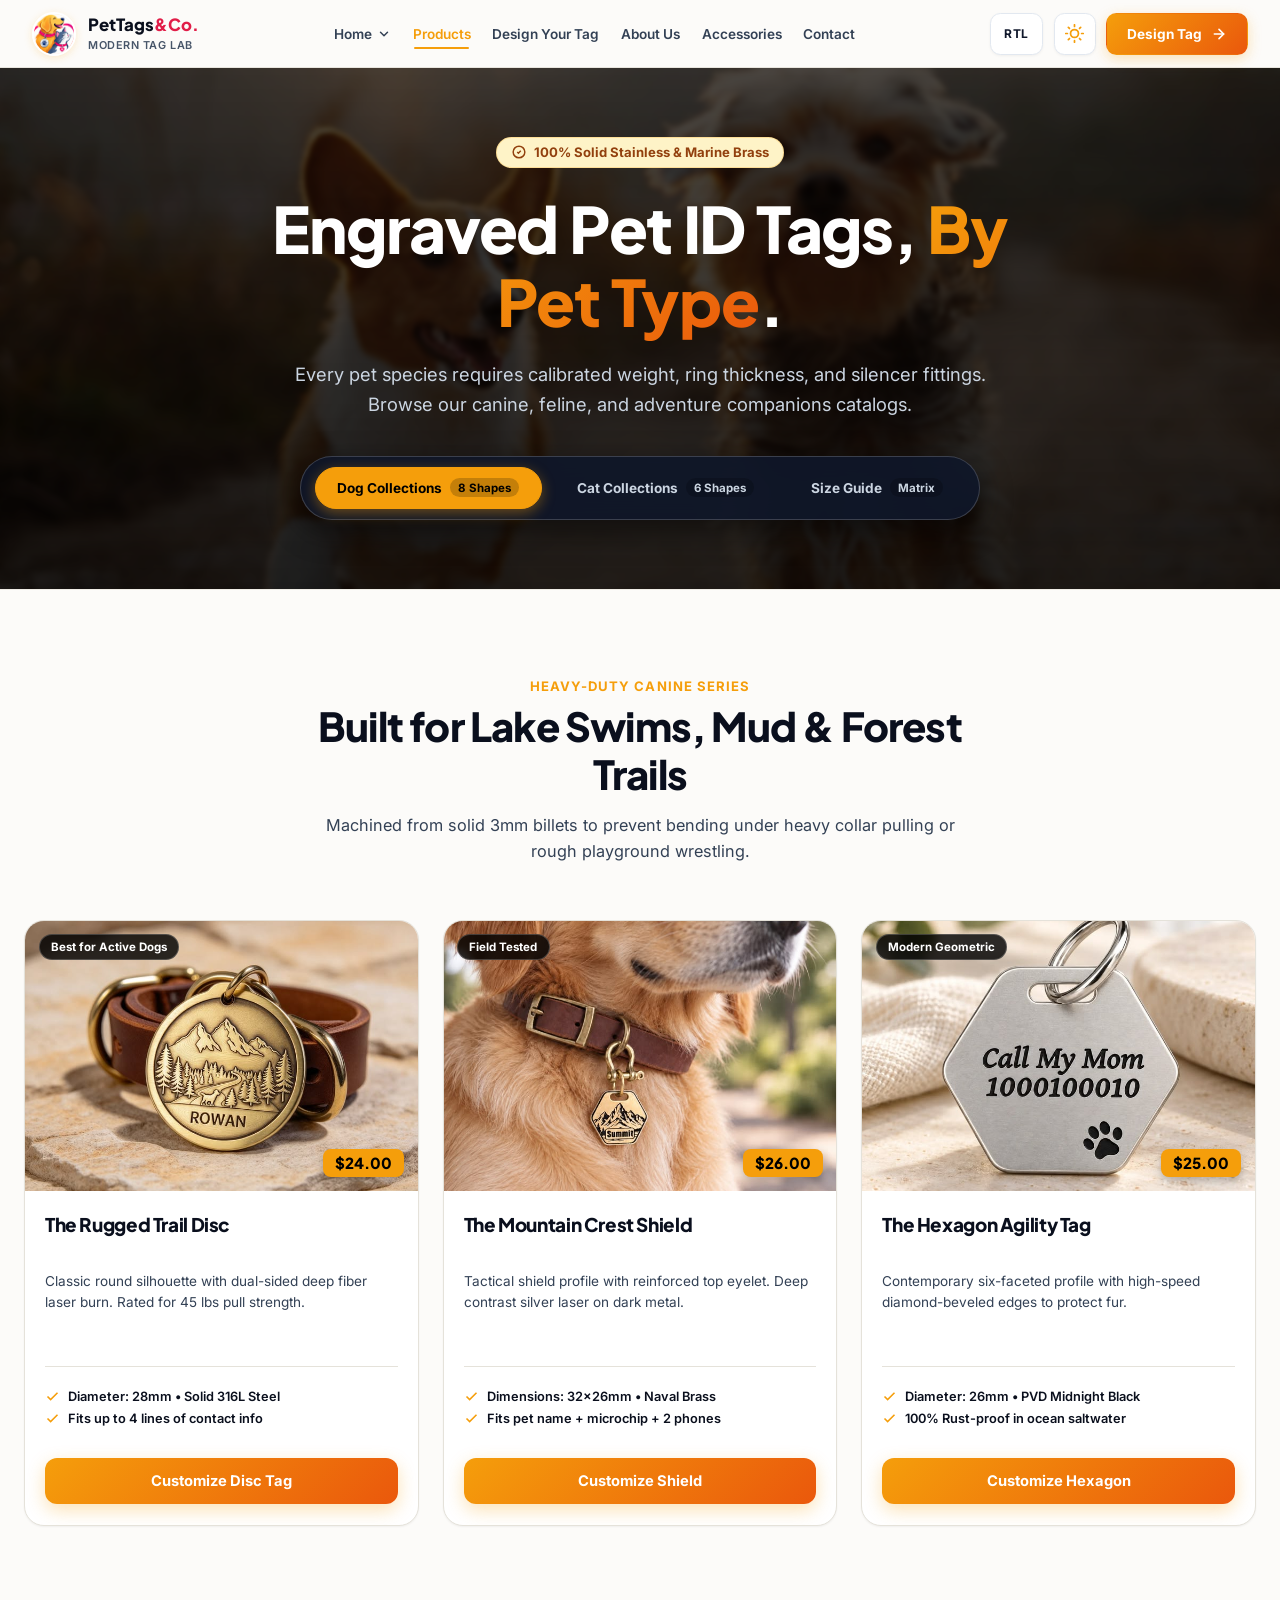
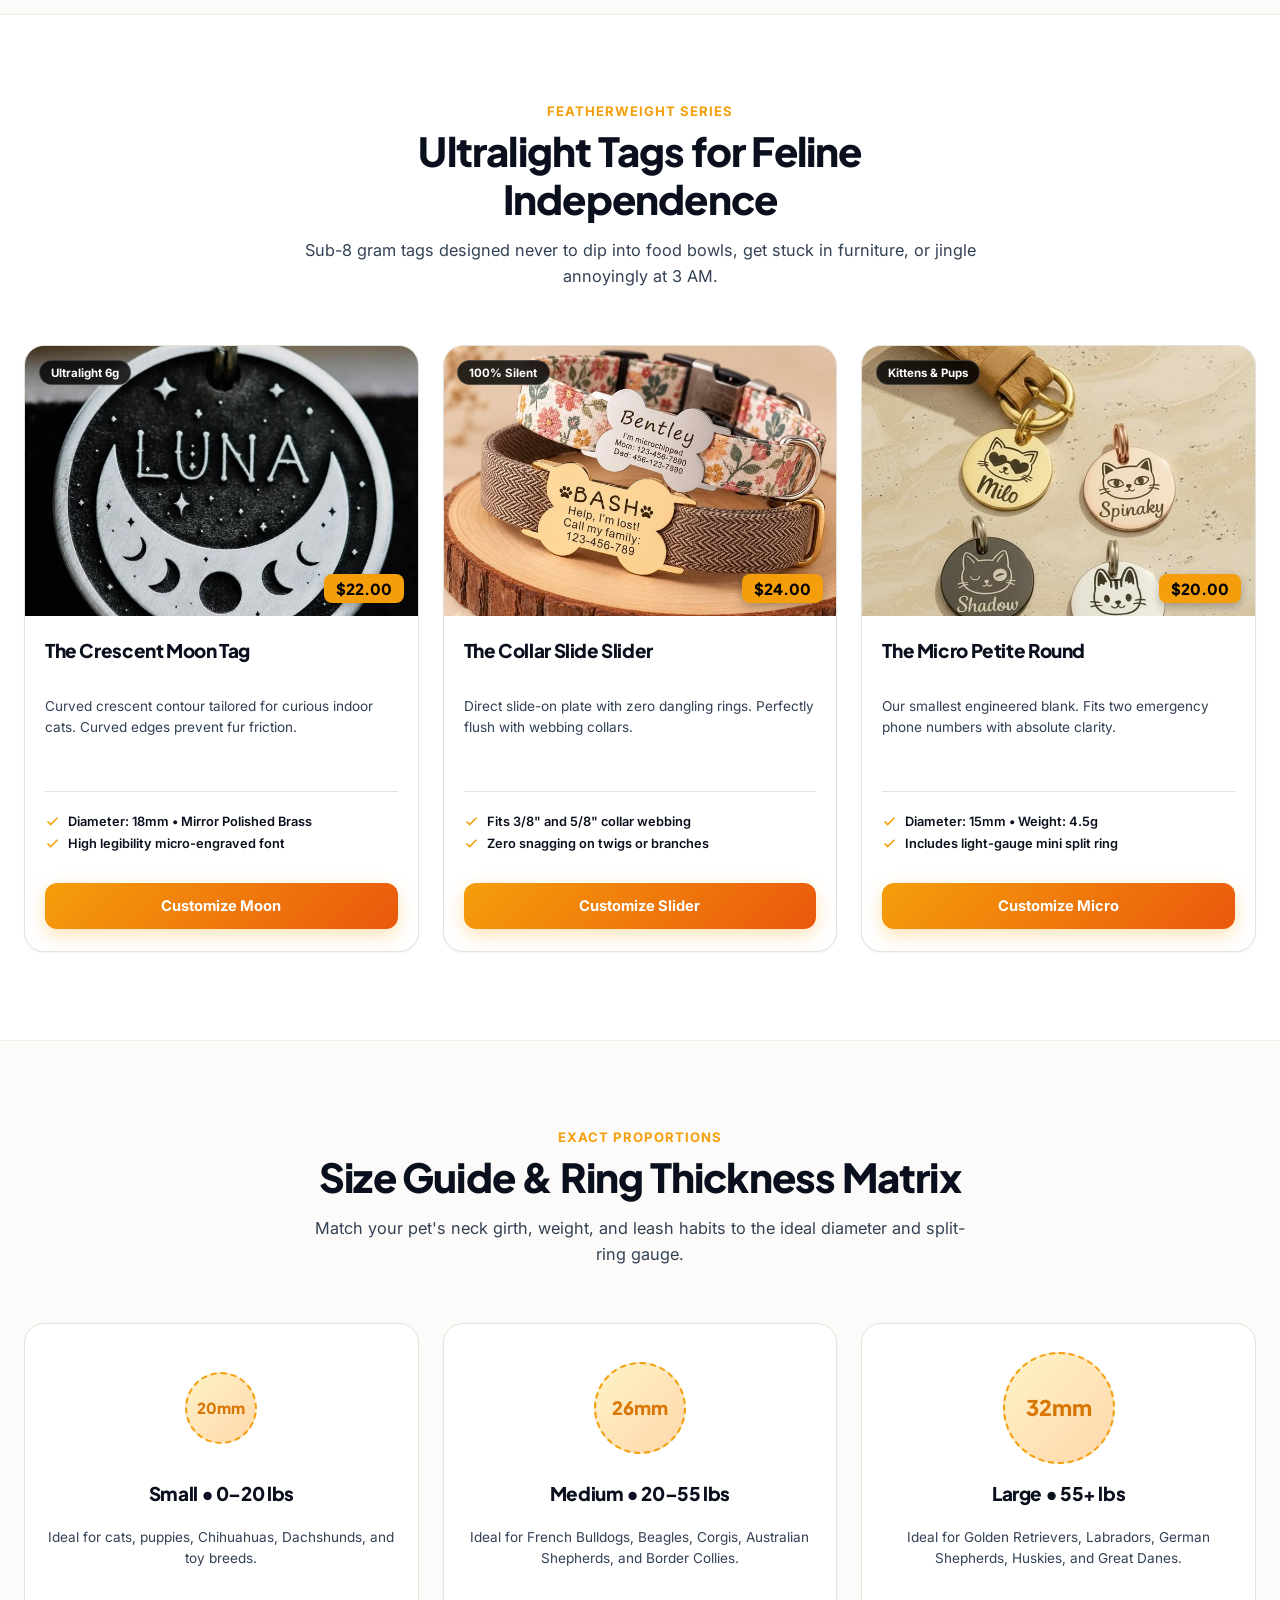
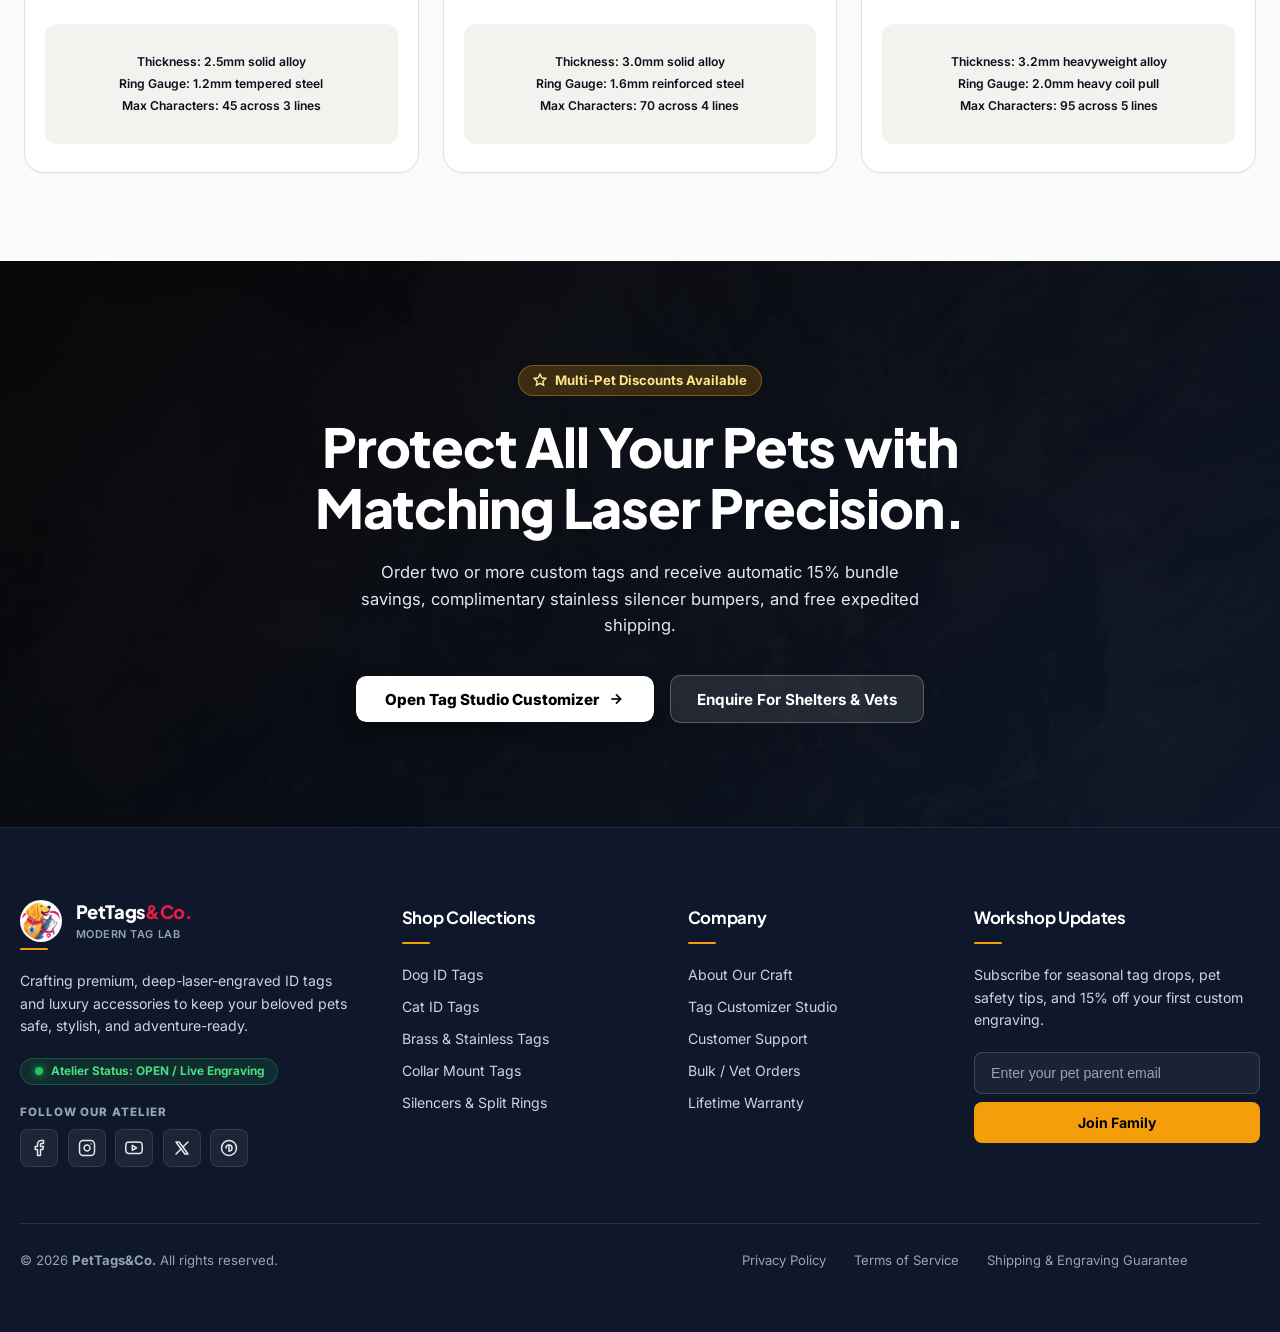
<file: products.html>
<!DOCTYPE html>
<html lang="en" dir="ltr">

<head>
  <meta charset="UTF-8">
  <meta name="viewport" content="width=device-width, initial-scale=1.0">
  <title>Custom Pet ID Tags by Pet Type | Dogs, Cats &amp; Companions</title>
  <meta name="description"
    content="Shop handcrafted and precision laser-engraved ID tags organized by pet species. Heavyweight canine discs, featherweight feline tags, and silent collar attachments.">
  <link rel="icon" type="image/png" href="assets/images/icons/logo.png">
  <link rel="apple-touch-icon" href="assets/images/icons/logo.png">

  <!-- Core External Stylesheets (Zero Inline CSS) -->
  <link rel="stylesheet" href="assets/css/style.css">
  <link rel="stylesheet" href="assets/css/responsive.css">
  <script>
    (function () {
      try {
        var theme = localStorage.getItem('pet_tag_theme');
        if (theme === 'dark' || (!theme && window.matchMedia && window.matchMedia('(prefers-color-scheme: dark)').matches)) {
          document.documentElement.classList.add('dark');
        } else {
          document.documentElement.classList.remove('dark');
        }
      } catch (e) {}
    })();
  </script>

  <!-- Products Page Strictly Even Card & Text Alignment Engine (768px, 1032px & All Responsive) -->
  <style>
    /* Desktop & Tablet (768px, 1024px, 1032px+) Strictly Even Heights & Text Alignment */
    @media (min-width: 768px) {
      .products-card-grid {
        display: grid !important;
        grid-template-columns: repeat(3, minmax(0, 1fr)) !important;
        gap: 1.5rem !important;
        align-items: stretch !important;
      }

      .pet-product-card {
        display: flex !important;
        flex-direction: column !important;
        justify-content: space-between !important;
        height: 100% !important;
        align-self: stretch !important;
        border-radius: 1.25rem !important;
        background-color: var(--bg-surface) !important;
        box-shadow: var(--shadow-sm) !important;
      }

      .pet-product-card>div:first-child {
        display: flex !important;
        flex-direction: column !important;
        flex: 1 1 auto !important;
        width: 100% !important;
      }

      .pet-product-card>div:first-child>.product-card-body {
        display: flex !important;
        flex-direction: column !important;
        flex: 1 1 auto !important;
        padding: 1.35rem 1.25rem 0.5rem !important;
      }

      .pet-product-card h3 {
        font-size: 1.18rem !important;
        font-weight: 800 !important;
        line-height: 1.3 !important;
        min-height: 3.2rem !important;
        margin-bottom: 0.45rem !important;
        display: flex !important;
        align-items: flex-start !important;
      }

      .pet-product-card .product-desc {
        font-size: 0.85rem !important;
        line-height: 1.55 !important;
        color: var(--text-muted) !important;
        min-height: 4.8rem !important;
        margin-bottom: 1.15rem !important;
      }

      .pet-product-card .product-feature-list {
        margin-top: auto !important;
        padding-top: 0.85rem !important;
        border-top: 1px solid var(--border-color) !important;
        margin-bottom: 0.5rem !important;
        min-height: 4.25rem !important;
        display: flex !important;
        flex-direction: column !important;
        justify-content: center !important;
        gap: 0.45rem !important;
      }

      .pet-product-card>.product-card-body:last-child {
        margin-top: auto !important;
        padding: 0.5rem 1.25rem 1.35rem !important;
        flex: 0 0 auto !important;
      }

      .pet-product-card>.product-card-body:last-child .btn-primary {
        width: 100% !important;
        min-height: 46px !important;
        display: inline-flex !important;
        align-items: center !important;
        justify-content: center !important;
        text-align: center !important;
        padding: 0.8rem 1rem !important;
        font-size: 0.92rem !important;
        font-weight: 700 !important;
        border-radius: 0.75rem !important;
        box-sizing: border-box !important;
      }

      /* Sizing Grid & Cards Strictly Even Heights & Vertical Alignment */
      .sizing-grid {
        display: grid !important;
        grid-template-columns: repeat(3, minmax(0, 1fr)) !important;
        gap: 1.5rem !important;
        align-items: stretch !important;
      }

      .sizing-card {
        display: flex !important;
        flex-direction: column !important;
        justify-content: space-between !important;
        height: 100% !important;
        align-self: stretch !important;
        padding: 1.75rem 1.25rem !important;
        box-sizing: border-box !important;
        border-radius: 1.25rem !important;
      }

      .sizing-card>div:first-child {
        display: flex !important;
        flex-direction: column !important;
        flex: 1 1 auto !important;
        width: 100% !important;
      }

      /* Fixed 116px vertical zone so all circle stages and H3 titles align identically */
      .scale-sm {
        width: 72px !important;
        height: 72px !important;
        margin-top: 20px !important;
        margin-bottom: 24px !important;
      }

      .scale-md {
        width: 92px !important;
        height: 92px !important;
        margin-top: 10px !important;
        margin-bottom: 14px !important;
      }

      .scale-lg {
        width: 112px !important;
        height: 112px !important;
        margin-top: 0 !important;
        margin-bottom: 4px !important;
      }

      .sizing-card h3 {
        font-size: 1.18rem !important;
        font-weight: 800 !important;
        line-height: 1.3 !important;
        min-height: 3.2rem !important;
        margin-bottom: 0.5rem !important;
        display: flex !important;
        align-items: center !important;
        justify-content: center !important;
        text-align: center !important;
      }

      .sizing-card p {
        font-size: 0.85rem !important;
        line-height: 1.55 !important;
        color: var(--text-muted) !important;
        min-height: 4.8rem !important;
        margin-bottom: 1.25rem !important;
        text-align: center !important;
      }

      .sizing-meta-box {
        margin-top: auto !important;
        min-height: 7.5rem !important;
        padding: 0.85rem !important;
        display: flex !important;
        flex-direction: column !important;
        justify-content: center !important;
        gap: 0.35rem !important;
        border-radius: 0.75rem !important;
        box-sizing: border-box !important;
      }

      .sizing-meta-box span {
        font-size: 0.76rem !important;
        line-height: 1.35 !important;
        text-align: center !important;
      }
    }

    /* Mobile Fine-Tuning (Under 640px) */
    @media (max-width: 640px) {
      .pet-product-card {
        margin-bottom: 0.5rem !important;
      }

      .pet-product-card h3 {
        min-height: auto !important;
      }

      .pet-product-card .product-desc {
        min-height: auto !important;
      }

      .pet-product-card .product-feature-list {
        min-height: auto !important;
      }

      .sizing-card h3,
      .sizing-card p,
      .sizing-meta-box {
        min-height: auto !important;
      }

      .scale-sm,
      .scale-md,
      .scale-lg {
        margin-top: 0 !important;
        margin-bottom: 1rem !important;
      }
    }
  </style>
</head>

<body>

  <!-- ======================================================================
       BRANDED PRELOADER
       ====================================================================== -->
  <div id="page-preloader" role="status" aria-live="polite" aria-label="Loading Custom Pet ID Tag Shop">
    <div class="loader-badge">
      <div class="loader-spinner"></div>
      <img src="assets/images/icons/logo.png" alt="Custom Pet ID Tag Shop Logo">
    </div>
    <p class="loader-text">Custom Pet Engraving</p>
  </div>

  <!-- ======================================================================
       FIXED COMPACT SINGLE-LINE HEADER
       ====================================================================== -->
  <header class="site-header" id="site-header">
    <div class="header-container">

      <!-- Brand Identity -->
      <a href="index.html" class="brand-link" aria-label="Custom Pet ID Tag & Accessory Engraving Shop Home">
        <div class="brand-logo-wrap">
          <img src="assets/images/icons/logo.png" alt="Pet Tag Logo" class="brand-logo-img">
        </div>
        <div class="brand-meta">
          <span class="brand-title">PetTags<span>&amp;Co.</span></span>
          <span class="brand-subtitle">Modern Tag Lab</span>
        </div>
      </a>

      <!-- Desktop Navigation: Exactly 6 Nav Items -->
      <nav class="nav-desktop-wrapper" aria-label="Main Navigation">
        <ul class="nav-desktop">

          <!-- 1. Home with Click-Only Dropdown -->
          <li class="nav-dropdown-wrapper js-nav-dropdown">
            <button type="button" class="dropdown-trigger" aria-expanded="false" aria-haspopup="true">
              <span>Home</span>
              <svg class="dropdown-arrow rtl-flip" viewBox="0 0 24 24" fill="none" stroke="currentColor"
                stroke-width="2.5" stroke-linecap="round" stroke-linejoin="round">
                <polyline points="6 9 12 15 18 9"></polyline>
              </svg>
            </button>
            <ul class="dropdown-panel" role="menu">
              <li role="none">
                <a href="index.html" role="menuitem">
                  <span>Home 1 (Artisan Studio)</span>
                  <span class="tag-pill">Classic</span>
                </a>
              </li>
              <li role="none">
                <a href="home-2.html" role="menuitem">
                  <span>Home 2 (Modern Tag Lab)</span>
                  <span class="tag-pill">Modern</span>
                </a>
              </li>
            </ul>
          </li>

          <!-- 2. Products (By Pet Type) -->
          <li>
            <a href="products.html" class="nav-link">Products</a>
          </li>

          <!-- 3. Design Your Tag -->
          <li>
            <a href="design.html" class="nav-link">Design Your Tag</a>
          </li>

          <!-- 4. About (Mandatory) -->
          <li>
            <a href="about.html" class="nav-link">About Us</a>
          </li>

          <!-- 5. Accessories -->
          <li>
            <a href="accessories.html" class="nav-link">Accessories</a>
          </li>

          <!-- 6. Contact (Directly Visible) -->
          <li>
            <a href="contact.html" class="nav-link">Contact</a>
          </li>

        </ul>
      </nav>

      <!-- Desktop Controls: RTL, Dark Mode, Action CTA -->
      <div class="header-actions">
        <!-- RTL/LTR Button -->
        <button type="button" class="ctrl-btn js-rtl-toggle" aria-label="Toggle Direction (LTR/RTL)"
          title="Switch RTL/LTR">
          <span class="rtl-text font-bold text-xs rtl-badge-text">RTL</span>
        </button>

        <!-- Dark Mode Toggle Button (#000000 Strict) -->
        <button type="button" class="ctrl-btn js-dark-toggle" aria-label="Toggle Dark Mode" title="Switch Theme">
          <!-- Sun Icon for Light Mode -->
          <svg class="icon-sun" viewBox="0 0 24 24" fill="none" stroke="currentColor" stroke-width="2"
            stroke-linecap="round" stroke-linejoin="round">
            <circle cx="12" cy="12" r="5"></circle>
            <line x1="12" y1="1" x2="12" y2="3"></line>
            <line x1="12" y1="21" x2="12" y2="23"></line>
            <line x1="4.22" y1="4.22" x2="5.64" y2="5.64"></line>
            <line x1="18.36" y1="18.36" x2="19.78" y2="19.78"></line>
            <line x1="1" y1="12" x2="3" y2="12"></line>
            <line x1="21" y1="12" x2="23" y2="12"></line>
            <line x1="4.22" y1="19.78" x2="5.64" y2="18.36"></line>
            <line x1="18.36" y1="5.64" x2="19.78" y2="4.22"></line>
          </svg>
          <!-- Moon Icon for Dark Mode -->
          <svg class="icon-moon" viewBox="0 0 24 24" fill="none" stroke="currentColor" stroke-width="2"
            stroke-linecap="round" stroke-linejoin="round">
            <path d="M21 12.79A9 9 0 1 1 11.21 3 7 7 0 0 0 21 12.79z"></path>
          </svg>
        </button>

        <!-- CTA Action Button -->
        <a href="design.html" class="btn-header-cta" id="header-cta-btn">
          <span>Design Tag</span>
          <svg viewBox="0 0 24 24" fill="none" stroke="currentColor" stroke-width="2.5" stroke-linecap="round"
            stroke-linejoin="round" class="rtl-flip">
            <line x1="5" y1="12" x2="19" y2="12"></line>
            <polyline points="12 5 19 12 12 19"></polyline>
          </svg>
        </a>
      </div>

    </div>
  </header>

  <!-- ======================================================================
       MOBILE DRAWER NAVIGATION
       ====================================================================== -->
  <div class="mobile-drawer-backdrop" id="mobile-drawer-backdrop" tabindex="-1"></div>

  <div class="mobile-drawer" id="mobile-drawer" role="dialog" aria-modal="true" aria-label="Mobile Navigation Menu">
    <!-- Drawer Header -->
    <div class="drawer-header">
      <div class="drawer-brand">
        <img src="assets/images/icons/logo.png" alt="Pet Tag Logo" class="drawer-brand-logo">
        <div class="drawer-brand-meta">
          <div class="drawer-brand-name">PetTags<span>&amp;Co.</span></div>
          <div class="drawer-brand-sub">Modern Tag Lab</div>
        </div>
      </div>
      <button type="button" class="btn-drawer-close js-drawer-close" aria-label="Close Mobile Menu">
        <svg viewBox="0 0 24 24" fill="none" stroke="currentColor" stroke-width="2" stroke-linecap="round"
          stroke-linejoin="round">
          <line x1="18" y1="6" x2="6" y2="18"></line>
          <line x1="6" y1="6" x2="18" y2="18"></line>
        </svg>
      </button>
    </div>

    <!-- Drawer Navigation Links -->
    <div class="drawer-body">
      <ul class="drawer-nav-list">

        <!-- Home Accordion (CLICK ONLY) -->
        <li class="drawer-accordion js-drawer-accordion">
          <button type="button" class="drawer-accordion-btn" aria-expanded="false">
            <span>Home</span>
            <svg class="drawer-accordion-arrow rtl-flip" viewBox="0 0 24 24" fill="none" stroke="currentColor"
              stroke-width="2.5" stroke-linecap="round" stroke-linejoin="round">
              <polyline points="6 9 12 15 18 9"></polyline>
            </svg>
          </button>
          <ul class="drawer-accordion-content">
            <li>
              <a href="index.html" class="drawer-sublink">
                <span>Home 1 (Artisan Studio)</span>
              </a>
            </li>
            <li>
              <a href="home-2.html" class="drawer-sublink">
                <span>Home 2 (Modern Tag Lab)</span>
              </a>
            </li>
          </ul>
        </li>

        <li><a href="products.html" class="drawer-nav-link">Products</a></li>
        <li><a href="design.html" class="drawer-nav-link">Design Your Tag</a></li>
        <li><a href="about.html" class="drawer-nav-link">About Us</a></li>
        <li><a href="accessories.html" class="drawer-nav-link">Accessories</a></li>
        <li><a href="contact.html" class="drawer-nav-link">Contact</a></li>

      </ul>
    </div>

    <!-- Drawer Footer with Dark Mode and RTL Controls -->
    <div class="drawer-footer">
      <div class="drawer-ctrls">
        <button type="button" class="drawer-ctrl-item js-dark-toggle" aria-label="Toggle Dark Mode">
          <svg class="icon-moon icon-sm" viewBox="0 0 24 24" fill="none" stroke="currentColor" stroke-width="2"
            stroke-linecap="round" stroke-linejoin="round">
            <path d="M21 12.79A9 9 0 1 1 11.21 3 7 7 0 0 0 21 12.79z"></path>
          </svg>
          <svg class="icon-sun icon-sm" viewBox="0 0 24 24" fill="none" stroke="currentColor" stroke-width="2"
            stroke-linecap="round" stroke-linejoin="round">
            <circle cx="12" cy="12" r="5"></circle>
            <line x1="12" y1="1" x2="12" y2="3"></line>
            <line x1="12" y1="21" x2="12" y2="23"></line>
            <line x1="4.22" y1="4.22" x2="5.64" y2="5.64"></line>
            <line x1="18.36" y1="18.36" x2="19.78" y2="19.78"></line>
            <line x1="1" y1="12" x2="3" y2="12"></line>
            <line x1="21" y1="12" x2="23" y2="12"></line>
            <line x1="4.22" y1="19.78" x2="5.64" y2="18.36"></line>
            <line x1="18.36" y1="5.64" x2="19.78" y2="4.22"></line>
          </svg>
          <span>Dark Mode</span>
        </button>

        <button type="button" class="drawer-ctrl-item js-rtl-toggle" aria-label="Toggle Direction (LTR/RTL)">
          <span class="rtl-text font-bold">RTL</span>
          <span>Switch</span>
        </button>
      </div>

      <a href="design.html" class="btn-header-cta drawer-cta-full">
        <span>Start Customizing</span>
        <svg viewBox="0 0 24 24" fill="none" stroke="currentColor" stroke-width="2.5" stroke-linecap="round"
          stroke-linejoin="round" class="rtl-flip">
          <line x1="5" y1="12" x2="19" y2="12"></line>
          <polyline points="12 5 19 12 12 19"></polyline>
        </svg>
      </a>
    </div>
  </div>

  <!-- ======================================================================
       MAIN CONTENT: PRODUCTS PAGE — EXACTLY 5 SECTIONS
       ====================================================================== -->
  <main id="main-content">

    <!-- ------------------------------------------------------------------
         SECTION 1: SPECIES FILTER & CATALOG HERO (Background Image with Centered Overlay)
         ------------------------------------------------------------------ -->
    <section class="products-hero-section" id="products-hero-section" aria-labelledby="products-heading">
      <!-- Background Image Layer -->
      <div class="products-hero-bg">
        <img src="assets/images/products/products-hero-pets.jpg"
          alt="Two happy dogs wearing custom engraved tags running together" loading="eager" width="1920" height="1080">
      </div>
      <div class="products-hero-overlay"></div>

      <div class="container-custom">
        <div class="products-hero-center-wrap">

          <div class="hero-pill">
            <svg viewBox="0 0 24 24" fill="none" stroke="currentColor" stroke-width="2.5" class="icon-xs">
              <circle cx="12" cy="12" r="10"></circle>
              <path d="m9 12 2 2 4-4"></path>
            </svg>
            <span>100% Solid Stainless &amp; Marine Brass</span>
          </div>

          <h1 id="products-heading" class="hero-title">
            Engraved Pet ID Tags, <span class="highlight-amber">By Pet Type</span>.
          </h1>

          <p class="hero-desc">
            Every pet species requires calibrated weight, ring thickness, and silencer fittings. Browse our canine,
            feline, and adventure companions catalogs.
          </p>

          <!-- Interactive Filter Navigation (Centered Glass Bar) -->
          <div class="species-filter-nav" role="tablist" aria-label="Filter Tags by Pet Type">
            <a href="#canine-collection-section" class="filter-btn active" role="tab">
              <span>Dog Collections</span>
              <span class="filter-count">8 Shapes</span>
            </a>
            <a href="#feline-collection-section" class="filter-btn" role="tab">
              <span>Cat Collections</span>
              <span class="filter-count">6 Shapes</span>
            </a>
            <a href="#sizing-matrix-section" class="filter-btn" role="tab">
              <span>Size Guide</span>
              <span class="filter-count">Matrix</span>
            </a>
          </div>

        </div>
      </div>
    </section>

    <!-- ------------------------------------------------------------------
         SECTION 2: CANINE COLLECTION (Even 3-Card Product Grid)
         ------------------------------------------------------------------ -->
    <section class="collection-section" id="canine-collection-section" aria-labelledby="canine-heading">
      <div class="container-custom">

        <div class="section-head">
          <span class="section-eyebrow">Heavy-Duty Canine Series</span>
          <h2 id="canine-heading" class="section-title">Built for Lake Swims, Mud &amp; Forest Trails</h2>
          <p class="section-subtitle">
            Machined from solid 3mm billets to prevent bending under heavy collar pulling or rough playground wrestling.
          </p>
        </div>

        <div class="products-card-grid">

          <!-- Canine Card 1 -->
          <article class="pet-product-card">
            <div>
              <div class="product-img-wrap">
                <img src="assets/images/products/p23.jpg" alt="Rugged Trail Disc dog tag" loading="lazy" width="800"
                  height="550">
                <span class="product-badge-pill">Best for Active Dogs</span>
                <span class="product-price-badge">$24.00</span>
              </div>
              <div class="product-card-body">
                <h3>The Rugged Trail Disc</h3>
                <p class="product-desc">Classic round silhouette with dual-sided deep fiber laser burn. Rated for 45 lbs
                  pull strength.</p>
                <ul class="product-feature-list">
                  <li>
                    <svg viewBox="0 0 24 24" fill="none" stroke="currentColor" stroke-width="2.5">
                      <polyline points="20 6 9 17 4 12"></polyline>
                    </svg>
                    <span>Diameter: 28mm &bull; Solid 316L Steel</span>
                  </li>
                  <li>
                    <svg viewBox="0 0 24 24" fill="none" stroke="currentColor" stroke-width="2.5">
                      <polyline points="20 6 9 17 4 12"></polyline>
                    </svg>
                    <span>Fits up to 4 lines of contact info</span>
                  </li>
                </ul>
              </div>
            </div>
            <div class="product-card-body">
              <a href="design.html?product=trail-disc" class="btn-primary btn-primary-full">
                <span>Customize Disc Tag</span>
              </a>
            </div>
          </article>

          <!-- Canine Card 2 -->
          <article class="pet-product-card">
            <div>
              <div class="product-img-wrap">
                <img src="assets/images/products/p24.jpg" alt="Forest Mountain Shield dog tag" loading="lazy"
                  width="800" height="550">
                <span class="product-badge-pill">Field Tested</span>
                <span class="product-price-badge">$26.00</span>
              </div>
              <div class="product-card-body">
                <h3>The Mountain Crest Shield</h3>
                <p class="product-desc">Tactical shield profile with reinforced top eyelet. Deep contrast silver laser
                  on dark metal.</p>
                <ul class="product-feature-list">
                  <li>
                    <svg viewBox="0 0 24 24" fill="none" stroke="currentColor" stroke-width="2.5">
                      <polyline points="20 6 9 17 4 12"></polyline>
                    </svg>
                    <span>Dimensions: 32x26mm &bull; Naval Brass</span>
                  </li>
                  <li>
                    <svg viewBox="0 0 24 24" fill="none" stroke="currentColor" stroke-width="2.5">
                      <polyline points="20 6 9 17 4 12"></polyline>
                    </svg>
                    <span>Fits pet name + microchip + 2 phones</span>
                  </li>
                </ul>
              </div>
            </div>
            <div class="product-card-body">
              <a href="design.html?product=mountain-shield" class="btn-primary btn-primary-full">
                <span>Customize Shield </span>
              </a>
            </div>
          </article>

          <!-- Canine Card 3 -->
          <article class="pet-product-card">
            <div>
              <div class="product-img-wrap">
                <img src="assets/images/products/p25.jpg" alt="Hexagon Agility dog tag" loading="lazy" width="800"
                  height="550">
                <span class="product-badge-pill">Modern Geometric</span>
                <span class="product-price-badge">$25.00</span>
              </div>
              <div class="product-card-body">
                <h3>The Hexagon Agility Tag</h3>
                <p class="product-desc">Contemporary six-faceted profile with high-speed diamond-beveled edges to
                  protect fur.</p>
                <ul class="product-feature-list">
                  <li>
                    <svg viewBox="0 0 24 24" fill="none" stroke="currentColor" stroke-width="2.5">
                      <polyline points="20 6 9 17 4 12"></polyline>
                    </svg>
                    <span>Diameter: 26mm &bull; PVD Midnight Black</span>
                  </li>
                  <li>
                    <svg viewBox="0 0 24 24" fill="none" stroke="currentColor" stroke-width="2.5">
                      <polyline points="20 6 9 17 4 12"></polyline>
                    </svg>
                    <span>100% Rust-proof in ocean saltwater</span>
                  </li>
                </ul>
              </div>
            </div>
            <div class="product-card-body">
              <a href="design.html?product=hexagon-agility" class="btn-primary btn-primary-full">
                <span>Customize Hexagon</span>
              </a>
            </div>
          </article>

        </div>

      </div>
    </section>

    <!-- ------------------------------------------------------------------
         SECTION 3: FELINE & SMALL PET COLLECTION (Even 3-Card Grid)
         ------------------------------------------------------------------ -->
    <section class="collection-section alt-bg" id="feline-collection-section" aria-labelledby="feline-heading">
      <div class="container-custom">

        <div class="section-head">
          <span class="section-eyebrow">Featherweight Series</span>
          <h2 id="feline-heading" class="section-title">Ultralight Tags for Feline Independence</h2>
          <p class="section-subtitle">
            Sub-8 gram tags designed never to dip into food bowls, get stuck in furniture, or jingle annoyingly at 3 AM.
          </p>
        </div>

        <div class="products-card-grid">

          <!-- Feline Card 1 -->
          <article class="pet-product-card">
            <div>
              <div class="product-img-wrap">
                <img src="assets/images/products/p26.jpg" alt="Featherweight Moon cat tag" loading="lazy" width="800"
                  height="550">
                <span class="product-badge-pill">Ultralight 6g</span>
                <span class="product-price-badge">$22.00</span>
              </div>
              <div class="product-card-body">
                <h3>The Crescent Moon Tag</h3>
                <p class="product-desc">Curved crescent contour tailored for curious indoor cats. Curved edges prevent
                  fur friction.</p>
                <ul class="product-feature-list">
                  <li>
                    <svg viewBox="0 0 24 24" fill="none" stroke="currentColor" stroke-width="2.5">
                      <polyline points="20 6 9 17 4 12"></polyline>
                    </svg>
                    <span>Diameter: 18mm &bull; Mirror Polished Brass</span>
                  </li>
                  <li>
                    <svg viewBox="0 0 24 24" fill="none" stroke="currentColor" stroke-width="2.5">
                      <polyline points="20 6 9 17 4 12"></polyline>
                    </svg>
                    <span>High legibility micro-engraved font</span>
                  </li>
                </ul>
              </div>
            </div>
            <div class="product-card-body">
              <a href="design.html?product=crescent-moon" class="btn-primary btn-primary-full">
                <span>Customize Moon </span>
              </a>
            </div>
          </article>

          <!-- Feline Card 2 -->
          <article class="pet-product-card">
            <div>
              <div class="product-img-wrap">
                <img src="assets/images/products/p27.jpg" alt="Silent Collar Mount tag" loading="lazy" width="800"
                  height="550">
                <span class="product-badge-pill">100% Silent</span>
                <span class="product-price-badge">$24.00</span>
              </div>
              <div class="product-card-body">
                <h3>The Collar Slide Slider</h3>
                <p class="product-desc">Direct slide-on plate with zero dangling rings. Perfectly flush with webbing
                  collars.</p>
                <ul class="product-feature-list">
                  <li>
                    <svg viewBox="0 0 24 24" fill="none" stroke="currentColor" stroke-width="2.5">
                      <polyline points="20 6 9 17 4 12"></polyline>
                    </svg>
                    <span>Fits 3/8&quot; and 5/8&quot; collar webbing</span>
                  </li>
                  <li>
                    <svg viewBox="0 0 24 24" fill="none" stroke="currentColor" stroke-width="2.5">
                      <polyline points="20 6 9 17 4 12"></polyline>
                    </svg>
                    <span>Zero snagging on twigs or branches</span>
                  </li>
                </ul>
              </div>
            </div>
            <div class="product-card-body">
              <a href="design.html?product=collar-slider" class="btn-primary btn-primary-full">
                <span>Customize Slider</span>
              </a>
            </div>
          </article>

          <!-- Feline Card 3 -->
          <article class="pet-product-card">
            <div>
              <div class="product-img-wrap">
                <img src="assets/images/products/p28.jpg" alt="Micro Petite Round tag for kittens" loading="lazy"
                  width="800" height="550">
                <span class="product-badge-pill">Kittens &amp; Pups</span>
                <span class="product-price-badge">$20.00</span>
              </div>
              <div class="product-card-body">
                <h3>The Micro Petite Round</h3>
                <p class="product-desc">Our smallest engineered blank. Fits two emergency phone numbers with absolute
                  clarity.</p>
                <ul class="product-feature-list">
                  <li>
                    <svg viewBox="0 0 24 24" fill="none" stroke="currentColor" stroke-width="2.5">
                      <polyline points="20 6 9 17 4 12"></polyline>
                    </svg>
                    <span>Diameter: 15mm &bull; Weight: 4.5g</span>
                  </li>
                  <li>
                    <svg viewBox="0 0 24 24" fill="none" stroke="currentColor" stroke-width="2.5">
                      <polyline points="20 6 9 17 4 12"></polyline>
                    </svg>
                    <span>Includes light-gauge mini split ring</span>
                  </li>
                </ul>
              </div>
            </div>
            <div class="product-card-body">
              <a href="design.html?product=micro-round" class="btn-primary btn-primary-full">
                <span>Customize Micro </span>
              </a>
            </div>
          </article>

        </div>

      </div>
    </section>

    <!-- ------------------------------------------------------------------
         SECTION 4: SIZING & COLLAR GAUGE VISUAL MATRIX (Comparative Scale)
         ------------------------------------------------------------------ -->
    <section class="sizing-matrix-section" id="sizing-matrix-section" aria-labelledby="sizing-heading">
      <div class="container-custom">

        <div class="section-head">
          <span class="section-eyebrow">Exact Proportions</span>
          <h2 id="sizing-heading" class="section-title">Size Guide &amp; Ring Thickness Matrix</h2>
          <p class="section-subtitle">
            Match your pet's neck girth, weight, and leash habits to the ideal diameter and split-ring gauge.
          </p>
        </div>

        <div class="sizing-grid">

          <!-- Small Card -->
          <article class="sizing-card">
            <div>
              <div class="sizing-scale-circle scale-sm">20mm</div>
              <h3>Small &bull; 0–20 lbs</h3>
              <p>Ideal for cats, puppies, Chihuahuas, Dachshunds, and toy breeds.</p>
            </div>
            <div class="sizing-meta-box">
              <span>Thickness: 2.5mm solid alloy</span>
              <span>Ring Gauge: 1.2mm tempered steel</span>
              <span>Max Characters: 45 across 3 lines</span>
            </div>
          </article>

          <!-- Medium Card -->
          <article class="sizing-card">
            <div>
              <div class="sizing-scale-circle scale-md">26mm</div>
              <h3>Medium &bull; 20–55 lbs</h3>
              <p>Ideal for French Bulldogs, Beagles, Corgis, Australian Shepherds, and Border Collies.</p>
            </div>
            <div class="sizing-meta-box">
              <span>Thickness: 3.0mm solid alloy</span>
              <span>Ring Gauge: 1.6mm reinforced steel</span>
              <span>Max Characters: 70 across 4 lines</span>
            </div>
          </article>

          <!-- Large Card -->
          <article class="sizing-card">
            <div>
              <div class="sizing-scale-circle scale-lg">32mm</div>
              <h3>Large &bull; 55+ lbs</h3>
              <p>Ideal for Golden Retrievers, Labradors, German Shepherds, Huskies, and Great Danes.</p>
            </div>
            <div class="sizing-meta-box">
              <span>Thickness: 3.2mm heavyweight alloy</span>
              <span>Ring Gauge: 2.0mm heavy coil pull</span>
              <span>Max Characters: 95 across 5 lines</span>
            </div>
          </article>

        </div>

      </div>
    </section>

    <!-- ------------------------------------------------------------------
         SECTION 5: FINAL ORDER & BULK CUSTOMIZATION CTA (Last Section)
         ------------------------------------------------------------------ -->
    <section class="products-cta-section" id="products-cta-section" aria-labelledby="prod-cta-heading">
      <div class="products-cta-bg">
        <img src="assets/images/sections/products-cta-banner.jpg"
          alt="Dog and cat cuddle together wearing matching custom tags" loading="lazy" width="1200" height="600">
      </div>
      <div class="products-cta-overlay"></div>

      <div class="container-custom">
        <div class="products-cta-content">
          <div class="hero-pill hero-pill-glow">
            <svg viewBox="0 0 24 24" fill="none" stroke="currentColor" stroke-width="2.5" class="icon-xs">
              <polygon
                points="12 2 15.09 8.26 22 9.27 17 14.14 18.18 21.02 12 17.77 5.82 21.02 7 14.14 2 9.27 8.91 8.26 12 2">
              </polygon>
            </svg>
            <span>Multi-Pet Discounts Available</span>
          </div>

          <h2 id="prod-cta-heading" class="final-cta-title">
            Protect All Your Pets with Matching Laser Precision.
          </h2>

          <p class="final-cta-desc">
            Order two or more custom tags and receive automatic 15% bundle savings, complimentary stainless silencer
            bumpers, and free expedited shipping.
          </p>

          <div class="final-cta-actions">
            <a href="design.html" class="btn-cta-white">
              <span>Open Tag Studio Customizer</span>
              <svg viewBox="0 0 24 24" fill="none" stroke="currentColor" stroke-width="2.5" class="icon-sm rtl-flip">
                <line x1="5" y1="12" x2="19" y2="12"></line>
                <polyline points="12 5 19 12 12 19"></polyline>
              </svg>
            </a>
            <a href="contact.html" class="btn-secondary btn-secondary-glass">
              <span>Enquire For Shelters &amp; Vets</span>
            </a>
          </div>
        </div>
      </div>
    </section>

  </main>

  <!-- ======================================================================
       SCROLL TO TOP BUTTON
       ====================================================================== -->
  <button type="button" id="scroll-to-top" aria-label="Scroll back to top of page" title="Back to top">
    <svg viewBox="0 0 24 24" fill="none" stroke="currentColor" stroke-width="2.5" stroke-linecap="round"
      stroke-linejoin="round">
      <polyline points="18 15 12 9 6 15"></polyline>
    </svg>
  </button>

  <!-- ======================================================================
       SHARED FOOTER
       ====================================================================== -->
  <footer class="site-footer">
    <div class="footer-container">

      <div class="footer-top-grid">
        <!-- Brand Summary -->
        <div class="footer-brand-wrap">
          <a href="index.html" class="footer-brand" aria-label="PetTags&amp;Co. Home">
            <img src="assets/images/icons/logo.png" alt="Pet Tag Logo" class="footer-logo">
            <div class="footer-brand-text">
              <h3>PetTags<span>&amp;Co.</span></h3>
              <p>Modern Tag Lab</p>
            </div>
          </a>
          <p class="footer-bio">
            Crafting premium, deep-laser-engraved ID tags and luxury accessories to keep your beloved pets safe,
            stylish, and adventure-ready.
          </p>
          <div class="footer-status-pill">
            <span class="status-dot"></span>
            <span>Atelier Status: OPEN / Live Engraving</span>
          </div>
          <div class="footer-social-wrap">
            <span class="footer-social-title">Follow Our Atelier</span>
            <div class="footer-socials">
              <a href="#" class="footer-social-link" aria-label="Facebook">
                <svg viewBox="0 0 24 24" fill="none" stroke="currentColor" stroke-width="2" stroke-linecap="round"
                  stroke-linejoin="round">
                  <path d="M18 2h-3a5 5 0 0 0-5 5v3H7v4h3v8h4v-8h3l1-4h-4V7a1 1 0 0 1 1-1h3z"></path>
                </svg>
              </a>
              <a href="#" class="footer-social-link" aria-label="Instagram">
                <svg viewBox="0 0 24 24" fill="none" stroke="currentColor" stroke-width="2" stroke-linecap="round"
                  stroke-linejoin="round">
                  <rect x="2" y="2" width="20" height="20" rx="5" ry="5"></rect>
                  <path d="M16 11.37A4 4 0 1 1 12.63 8 4 4 0 0 1 16 11.37z"></path>
                  <line x1="17.5" y1="6.5" x2="17.51" y2="6.5"></line>
                </svg>
              </a>
              <a href="#" class="footer-social-link" aria-label="YouTube">
                <svg viewBox="0 0 24 24" fill="none" stroke="currentColor" stroke-width="2" stroke-linecap="round"
                  stroke-linejoin="round">
                  <path
                    d="M22.54 6.42a2.78 2.78 0 0 0-1.94-2C18.88 4 12 4 12 4s-6.88 0-8.6.46a2.78 2.78 0 0 0-1.94 2A29 29 0 0 0 1 11.75a29 29 0 0 0 .46 5.33A2.78 2.78 0 0 0 3.4 19c1.72.46 8.6.46 8.6.46s6.88 0 8.6-.46a2.78 2.78 0 0 0 1.94-2 29 29 0 0 0 .46-5.25 29 29 0 0 0-.46-5.33z">
                  </path>
                  <polygon points="9.75 15.02 15.5 11.75 9.75 8.48 9.75 15.02"></polygon>
                </svg>
              </a>
              <a href="#" class="footer-social-link" aria-label="X (Twitter)">
                <svg viewBox="0 0 24 24" fill="none" stroke="currentColor" stroke-width="2" stroke-linecap="round"
                  stroke-linejoin="round">
                  <path d="M4 4l11.733 16h4.267l-11.733 -16z"></path>
                  <path d="M4 20l6.768 -6.768m2.46 -2.46l6.772 -6.772"></path>
                </svg>
              </a>
              <a href="#" class="footer-social-link" aria-label="Pinterest">
                <svg viewBox="0 0 24 24" fill="none" stroke="currentColor" stroke-width="2" stroke-linecap="round"
                  stroke-linejoin="round">
                  <line x1="12" y1="8" x2="12" y2="16"></line>
                  <circle cx="12" cy="12" r="10"></circle>
                  <path d="M8 12a4 4 0 0 1 8 0c0 2.21-1.79 4-4 4"></path>
                </svg>
              </a>
            </div>
          </div>
        </div>

        <!-- Col 1: Shop Collections -->
        <div>
          <h4 class="footer-col-title">Shop Collections</h4>
          <ul class="footer-links-list">
            <li class="footer-link-item"><a href="products.html">Dog ID Tags</a></li>
            <li class="footer-link-item"><a href="products.html">Cat ID Tags</a></li>
            <li class="footer-link-item"><a href="products.html">Brass &amp; Stainless Tags</a></li>
            <li class="footer-link-item"><a href="accessories.html">Collar Mount Tags</a></li>
            <li class="footer-link-item"><a href="accessories.html">Silencers &amp; Split Rings</a></li>
          </ul>
        </div>

        <!-- Col 2: Navigation & Company -->
        <div>
          <h4 class="footer-col-title">Company</h4>
          <ul class="footer-links-list">
            <li class="footer-link-item"><a href="about.html">About Our Craft</a></li>
            <li class="footer-link-item"><a href="design.html">Tag Customizer Studio</a></li>
            <li class="footer-link-item"><a href="contact.html">Customer Support</a></li>
            <li class="footer-link-item"><a href="contact.html">Bulk / Vet Orders</a></li>
            <li class="footer-link-item"><a href="contact.html">Lifetime Warranty</a></li>
          </ul>
        </div>

        <!-- Col 3: Newsletter & Workshop -->
        <div>
          <h4 class="footer-col-title">Workshop Updates</h4>
          <p class="footer-newsletter-text">
            Subscribe for seasonal tag drops, pet safety tips, and 15% off your first custom engraving.
          </p>
          <form class="footer-newsletter-form"
            onsubmit="event.preventDefault(); alert('Thank you for subscribing to PetTags & Co.!');">
            <div class="footer-input-row">
              <input type="email" required placeholder="Enter your pet parent email" class="footer-input"
                aria-label="Email address for newsletter">
            </div>
            <button type="submit" class="footer-newsletter-btn">
              <span>Join Family</span>
            </button>
          </form>
        </div>

      </div>

      <!-- Footer Bottom Bar -->
      <div class="footer-bottom-bar">
        <p>&copy; 2026 <a href="index.html" class="footer-bottom-brand-link">PetTags&amp;Co.</a> All rights reserved.</p>
        <ul class="footer-bottom-links">
          <li><a href="#">Privacy Policy</a></li>
          <li><a href="#">Terms of Service</a></li>
          <li><a href="#">Shipping &amp; Engraving Guarantee</a></li>
        </ul>
      </div>

    </div>
  </footer>

  <!-- Central JavaScript Engine (Zero Inline Scripts) -->
  <script src="assets/js/main.js"></script>
</body>

</html>
</file>
<file: assets/css/style.css>
/* ==========================================================================
   GLOBAL DESIGN SYSTEM & BASE STYLES
   Custom Pet ID Tag & Accessory Engraving Shop
   ========================================================================== */

@import url('https://fonts.googleapis.com/css2?family=Inter:wght@300;400;500;600;700&family=Plus+Jakarta+Sans:wght@500;600;700;800&display=swap');

:root {
  /* Brand Color Palette */
  --color-primary: #f59e0b;
  --color-primary-hover: #d97706;
  --color-primary-light: #fef3c7;
  --color-accent: #e11d48;
  --color-accent-hover: #be123c;
  --color-accent-light: #ffe4e6;
  --color-secondary: #0f172a;
  --color-secondary-light: #1e293b;

  /* Neutrals (Light Mode) */
  --bg-body: #fcfbf9;
  --bg-surface: #ffffff;
  --bg-surface-elevated: #ffffff;
  --bg-muted: #f4f2ee;
  --border-color: #e5e2da;
  --border-subtle: #f0ede6;
  --text-main: #0a0f1d;
  --text-muted: #334155;
  --text-light: #475569;

  /* Header specs */
  --header-height: 4.25rem;
  --header-bg: rgba(252, 251, 249, 0.92);
  --header-border: rgba(229, 226, 218, 0.85);

  /* Shadows */
  --shadow-sm: 0 1px 2px 0 rgba(0, 0, 0, 0.05);
  --shadow-md: 0 4px 6px -1px rgba(0, 0, 0, 0.07), 0 2px 4px -2px rgba(0, 0, 0, 0.05);
  --shadow-lg: 0 10px 15px -3px rgba(0, 0, 0, 0.08), 0 4px 6px -4px rgba(0, 0, 0, 0.04);
  --shadow-xl: 0 20px 25px -5px rgba(0, 0, 0, 0.1), 0 8px 10px -6px rgba(0, 0, 0, 0.05);

  /* Typography */
  --font-heading: 'Plus Jakarta Sans', system-ui, -apple-system, sans-serif;
  --font-body: 'Inter', system-ui, -apple-system, sans-serif;
}

/* ==========================================================================
   STRICT DARK MODE (#000000)
   ========================================================================== */
html.dark {
  --bg-body: #000000;
  --bg-surface: #0a0a0a;
  --bg-surface-elevated: #121212;
  --bg-muted: #171717;
  --border-color: #262626;
  --border-subtle: #1c1c1c;
  --text-main: #ffffff;
  --text-muted: #f1f5f9;
  --text-light: #cbd5e1;

  --header-bg: rgba(0, 0, 0, 0.92);
  --header-border: #262626;

  --shadow-sm: 0 1px 2px 0 rgba(0, 0, 0, 0.6);
  --shadow-md: 0 4px 12px 0 rgba(0, 0, 0, 0.7);
  --shadow-lg: 0 10px 25px -3px rgba(0, 0, 0, 0.85);
  --shadow-xl: 0 20px 35px -5px rgba(0, 0, 0, 0.95);
}

/* Reset & Base */
*,
*::before,
*::after {
  box-sizing: border-box;
  margin: 0;
  padding: 0;
}

html {
  scroll-behavior: smooth;
  overflow-x: hidden;
  font-family: var(--font-body);
  background-color: var(--bg-body);
  color: var(--text-main);
  transition: background-color 0.25s ease, color 0.25s ease;
  -webkit-font-smoothing: antialiased;
  -moz-osx-font-smoothing: grayscale;
}

body {
  min-height: 100vh;
  display: flex;
  flex-direction: column;
  background-color: var(--bg-body);
  color: var(--text-main);
  overflow-x: hidden;
  padding-top: var(--header-height);
}

h1,
h2,
h3,
h4,
h5,
h6 {
  font-family: var(--font-heading);
  font-weight: 700;
  letter-spacing: -0.02em;
  color: var(--text-main);
}

a {
  color: inherit;
  text-decoration: none;
  transition: color 0.2s ease, opacity 0.2s ease;
}

img {
  max-width: 100%;
  height: auto;
  display: block;
}

button {
  font-family: inherit;
  cursor: pointer;
  background: none;
  border: none;
}

:focus-visible {
  outline: 2px solid var(--color-primary);
  outline-offset: 2px;
}

/* ==========================================================================
   PRELOADER
   ========================================================================== */
#page-preloader {
  position: fixed;
  inset: 0;
  z-index: 99999;
  display: flex;
  flex-direction: column;
  align-items: center;
  justify-content: center;
  background-color: var(--bg-body);
  transition: opacity 0.4s ease, visibility 0.4s ease;
}

#page-preloader.loaded {
  opacity: 0;
  visibility: hidden;
  pointer-events: none;
}

.loader-badge {
  position: relative;
  width: 96px;
  height: 96px;
  display: flex;
  align-items: center;
  justify-content: center;
}

.loader-badge img {
  width: 76px;
  height: 76px;
  object-fit: contain;
  border-radius: 50%;
  animation: pulseLogo 1.6s ease-in-out infinite alternate;
}

.loader-spinner {
  position: absolute;
  inset: 0;
  border: 3px solid transparent;
  border-top-color: var(--color-primary);
  border-right-color: var(--color-accent);
  border-radius: 50%;
  animation: spinLoader 0.9s linear infinite;
}

.loader-text {
  margin-top: 1.25rem;
  font-family: var(--font-heading);
  font-size: 0.95rem;
  font-weight: 700;
  letter-spacing: 0.05em;
  color: var(--text-main);
  text-transform: uppercase;
}

@keyframes spinLoader {
  to {
    transform: rotate(360deg);
  }
}

@keyframes pulseLogo {
  from {
    transform: scale(0.94);
    opacity: 0.9;
  }

  to {
    transform: scale(1.04);
    opacity: 1;
  }
}

/* ==========================================================================
   FIXED COMPACT HEADER
   ========================================================================== */
.site-header {
  position: fixed;
  top: 0;
  left: 0;
  right: 0;
  height: var(--header-height);
  background-color: var(--header-bg);
  backdrop-filter: blur(12px);
  -webkit-backdrop-filter: blur(12px);
  border-bottom: 1px solid var(--header-border);
  z-index: 1000;
  display: flex;
  align-items: center;
  transition: background-color 0.25s ease, border-color 0.25s ease, box-shadow 0.25s ease;
}

.site-header.is-scrolled {
  box-shadow: var(--shadow-sm);
}

.container-custom,
.container,
.header-container {
  width: 100%;
  max-width: 80rem;
  margin-left: auto;
  margin-right: auto;
  padding-left: 1.5rem;
  padding-right: 1.5rem;
  display: block;
}

@media (max-width: 640px) {
  .container-custom,
  .container,
  .header-container {
    padding-left: 1rem;
    padding-right: 1rem;
  }
}

/* Site Header Layout - Strictly Scoped to Top Navigation Bar */
.site-header .header-container,
.site-header .header-inner {
  display: flex;
  align-items: center;
  justify-content: space-between;
  gap: 1.25rem;
  height: 100%;
}


/* Brand Identity */
.brand-link {
  display: flex;
  align-items: center;
  gap: 0.75rem;
  text-decoration: none;
  flex-shrink: 0;
}

.brand-logo-wrap {
  position: relative;
  width: 44px;
  height: 44px;
  border-radius: 50%;
  background: linear-gradient(135deg, #fef3c7 0%, #ffe4e6 100%);
  display: flex;
  align-items: center;
  justify-content: center;
  overflow: hidden;
  box-shadow: 0 2px 8px rgba(245, 158, 11, 0.2);
  border: 2px solid #ffffff;
}

html.dark .brand-logo-wrap {
  background: #171717;
  border-color: #262626;
  box-shadow: 0 2px 8px rgba(245, 158, 11, 0.1);
}

.brand-logo-img {
  width: 100%;
  height: 100%;
  object-fit: cover;
}

.brand-meta {
  display: flex;
  flex-direction: column;
  gap: 0.35rem;
  justify-content: center;
}

.brand-title {
  font-family: var(--font-heading);
  font-size: 1.05rem;
  font-weight: 800;
  line-height: 1.15;
  color: var(--text-main);
  white-space: nowrap;
}

.brand-title span {
  color: var(--color-accent);
}

.brand-subtitle {
  font-size: 0.68rem;
  font-weight: 600;
  letter-spacing: 0.05em;
  text-transform: uppercase;
  color: var(--text-light);
  white-space: nowrap;
  line-height: 1.2;
}

/* Desktop Navigation (Exactly 6 Nav Items) */
.nav-desktop,
.desktop-nav {
  display: flex;
  align-items: center;
  gap: 1.25rem;
  list-style: none;
}

.nav-link {
  font-size: 0.9rem;
  font-weight: 600;
  color: var(--text-muted);
  padding: 0.5rem 0.35rem;
  position: relative;
  display: inline-flex;
  align-items: center;
  gap: 0.35rem;
  white-space: nowrap;
}

.nav-link:hover,
.nav-link.active {
  color: var(--color-primary);
}

.nav-link.active::after {
  content: '';
  position: absolute;
  bottom: 0;
  left: 0.35rem;
  right: 0.35rem;
  height: 2px;
  background-color: var(--color-primary);
  border-radius: 9999px;
}

/* Home Dropdown (CLICK ONLY, Hover NEVER opens it) */
.nav-dropdown-wrapper,
.dropdown-wrapper {
  position: relative;
}

.dropdown-trigger,
.dropdown-toggle {
  font-size: 0.9rem;
  font-weight: 600;
  color: var(--text-muted);
  padding: 0.5rem 0.35rem;
  display: inline-flex;
  align-items: center;
  gap: 0.35rem;
  white-space: nowrap;
  cursor: pointer;
  background: none;
  border: none;
}

.dropdown-trigger:hover,
.dropdown-trigger.active,
.dropdown-toggle:hover,
.dropdown-toggle.active {
  color: var(--color-primary);
}

.dropdown-arrow {
  width: 14px;
  height: 14px;
  transition: transform 0.2s ease;
}

.nav-dropdown-wrapper.is-open .dropdown-arrow,
.dropdown-wrapper.is-open .dropdown-arrow {
  transform: rotate(180deg);
}

.dropdown-panel,
.dropdown-menu {
  display: none;
  position: absolute;
  top: calc(100% + 0.65rem);
  left: 0;
  min-width: 240px;
  background-color: var(--bg-surface);
  border: 1px solid var(--border-color);
  border-radius: 0.75rem;
  padding: 0.5rem;
  box-shadow: var(--shadow-lg);
  z-index: 1001;
  list-style: none;
}

.nav-dropdown-wrapper.is-open .dropdown-panel,
.dropdown-wrapper.is-open .dropdown-menu {
  display: block;
  animation: dropdownIn 0.2s cubic-bezier(0.16, 1, 0.3, 1);
}

@keyframes dropdownIn {
  from {
    opacity: 0;
    transform: translateY(-6px);
  }

  to {
    opacity: 1;
    transform: translateY(0);
  }
}

.dropdown-panel a,
.dropdown-item {
  display: flex;
  align-items: center;
  justify-content: space-between;
  padding: 0.55rem 0.75rem;
  font-size: 0.85rem;
  font-weight: 600;
  color: var(--text-main);
  border-radius: 0.5rem;
  text-decoration: none;
  transition: background-color 0.15s ease, color 0.15s ease;
}

.dropdown-panel a:hover,
.dropdown-panel a.active,
.dropdown-item:hover,
.dropdown-item.active {
  background-color: var(--bg-muted);
  color: var(--color-primary);
}

.dropdown-item-title {
  font-weight: 700;
  color: var(--text-main);
  display: block;
}

.dropdown-item-desc {
  font-size: 0.72rem;
  color: var(--text-light);
  display: block;
}

.dropdown-panel .tag-pill {
  font-size: 0.65rem;
  font-weight: 700;
  padding: 0.15rem 0.4rem;
  border-radius: 9999px;
  background-color: var(--color-primary-light);
  color: var(--color-primary-hover);
}

html.dark .dropdown-panel .tag-pill {
  background-color: #2a2007;
  color: #fde68a;
}

/* Desktop Controls: RTL, Dark, CTA */
.header-actions {
  display: flex;
  align-items: center;
  gap: 0.65rem;
  flex-shrink: 0;
}

.ctrl-btn,
.icon-toggle-btn {
  height: 42px;
  border-radius: 0.65rem;
  border: 1.5px solid #e2e8f0;
  background-color: #ffffff;
  color: #0f172a;
  display: inline-flex;
  align-items: center;
  justify-content: center;
  box-sizing: border-box;
  padding: 0;
  transition: all 0.2s cubic-bezier(0.16, 1, 0.3, 1);
  cursor: pointer;
  box-shadow: 0 1px 3px rgba(0, 0, 0, 0.05);
}

.ctrl-btn:hover,
.icon-toggle-btn:hover {
  border-color: var(--color-primary);
  color: var(--color-primary);
  background-color: #fffbeb;
  box-shadow: 0 3px 8px rgba(245, 158, 11, 0.18);
  transform: translateY(-1px);
}

/* RTL Toggle Button specifics */
.ctrl-btn.js-rtl-toggle {
  min-width: 48px;
  padding: 0 0.85rem;
  font-size: 0.82rem;
  font-weight: 800;
  letter-spacing: 0.04em;
  display: inline-flex;
  align-items: center;
  justify-content: center;
  text-align: center;
}

/* Dark Mode Toggle Button specifics */
.ctrl-btn.js-dark-toggle {
  width: 42px;
  padding: 0;
  flex-shrink: 0;
}

.ctrl-btn svg,
.icon-toggle-btn svg {
  width: 19px;
  height: 19px;
  stroke-width: 2.2;
  display: block;
  transition: transform 0.25s cubic-bezier(0.34, 1.56, 0.64, 1), color 0.2s ease, filter 0.2s ease;
}

/* Icon States: Light Mode shows Sun, Dark Mode shows Moon */
.js-dark-toggle .icon-sun {
  display: block;
  color: #f59e0b;
}

.js-dark-toggle .icon-moon {
  display: none;
  color: #1e293b;
}

.ctrl-btn.js-dark-toggle:hover svg {
  transform: scale(1.1) rotate(12deg);
}

/* Dark Mode styling for controls (#000000 strict theme) */
html.dark .ctrl-btn,
html.dark .icon-toggle-btn {
  background-color: #141414;
  border-color: #2a2a2a;
  color: #f8fafc;
  box-shadow: 0 2px 6px rgba(0, 0, 0, 0.45);
}

html.dark .ctrl-btn:hover,
html.dark .icon-toggle-btn:hover {
  border-color: var(--color-primary);
  background-color: #1c1917;
  color: var(--color-primary);
  box-shadow: 0 0 12px rgba(245, 158, 11, 0.25);
}

html.dark .js-dark-toggle .icon-sun {
  display: none !important;
}

html.dark .js-dark-toggle .icon-moon {
  display: block !important;
  color: #38bdf8 !important;
  fill: rgba(56, 189, 248, 0.22);
  filter: drop-shadow(0 0 7px rgba(56, 189, 248, 0.7));
}

/* CTA Header Action Button */
.btn-header-cta,
.header-cta-btn {
  height: 42px;
  box-sizing: border-box;
  display: inline-flex;
  align-items: center;
  justify-content: center;
  gap: 0.55rem;
  background: linear-gradient(135deg, var(--color-primary) 0%, #ea580c 100%);
  border: 1.5px solid transparent;
  color: #ffffff !important;
  font-size: 0.85rem;
  font-weight: 700;
  padding: 0 1.25rem;
  border-radius: 0.65rem;
  box-shadow: 0 4px 14px rgba(245, 158, 11, 0.28);
  transition: transform 0.2s cubic-bezier(0.16, 1, 0.3, 1), box-shadow 0.2s ease;
  white-space: nowrap;
  flex-shrink: 0;
}

.btn-header-cta:hover,
.header-cta-btn:hover {
  transform: translateY(-1px);
  box-shadow: 0 6px 18px rgba(245, 158, 11, 0.42);
}

.btn-header-cta svg {
  width: 16px;
  height: 16px;
  stroke-width: 2.4;
  transition: transform 0.2s ease;
}

.btn-header-cta:hover svg {
  transform: translateX(3px);
}

/* Mobile Toggle Button (Removed - All Nav Links Visible) */
.btn-mobile-toggle {
  display: none !important;
  width: 42px;
  height: 42px;
  box-sizing: border-box;
  border-radius: 0.65rem;
  border: 1.5px solid #e2e8f0;
  background-color: #ffffff;
  color: #0f172a;
  align-items: center;
  justify-content: center;
  cursor: pointer;
  box-shadow: 0 1px 3px rgba(0, 0, 0, 0.05);
  transition: all 0.2s ease;
}

.btn-mobile-toggle:hover {
  border-color: var(--color-primary);
  color: var(--color-primary);
  background-color: #fffbeb;
}

html.dark .btn-mobile-toggle {
  background-color: #141414;
  border-color: #2a2a2a;
  color: #f8fafc;
}

.btn-mobile-toggle svg {
  width: 22px;
  height: 22px;
}

/* ==========================================================================
   MOBILE DRAWER NAVIGATION
   ========================================================================== */
.mobile-drawer-backdrop {
  position: fixed;
  inset: 0;
  background-color: rgba(0, 0, 0, 0.65);
  backdrop-filter: blur(4px);
  -webkit-backdrop-filter: blur(4px);
  z-index: 1090;
  opacity: 0;
  visibility: hidden;
  transition: opacity 0.3s ease, visibility 0.3s ease;
}

.mobile-drawer-backdrop.is-open {
  opacity: 1;
  visibility: visible;
}

.mobile-drawer {
  position: fixed;
  top: 0;
  right: 0;
  bottom: 0;
  width: 100%;
  max-width: 340px;
  background-color: var(--bg-surface);
  border-left: 1px solid var(--border-color);
  z-index: 1100;
  display: flex;
  flex-direction: column;
  transform: translateX(100%);
  transition: transform 0.3s cubic-bezier(0.16, 1, 0.3, 1);
  overflow-y: auto;
}

[dir="rtl"] .mobile-drawer {
  right: auto;
  left: 0;
  border-left: none;
  border-right: 1px solid var(--border-color);
  transform: translateX(-100%);
}

.mobile-drawer.is-open,
[dir="rtl"] .mobile-drawer.is-open,
#mobile-drawer.is-open,
[dir="rtl"] #mobile-drawer.is-open {
  transform: translateX(0) !important;
  display: flex !important;
  visibility: visible !important;
  opacity: 1 !important;
  pointer-events: auto !important;
}

.mobile-drawer-backdrop.is-open,
#mobile-drawer-backdrop.is-open {
  display: block !important;
  visibility: visible !important;
  opacity: 1 !important;
  pointer-events: auto !important;
}

@media (min-width: 1367px) {
  .mobile-drawer,
  .mobile-drawer-backdrop,
  #mobile-drawer,
  #mobile-drawer-backdrop {
    display: none !important;
    visibility: hidden !important;
    opacity: 0 !important;
    pointer-events: none !important;
  }
}

.drawer-header {
  padding: 1.25rem 1.25rem;
  display: flex;
  align-items: center;
  justify-content: space-between;
  border-bottom: 1px solid var(--border-color);
}

.drawer-brand {
  display: flex;
  align-items: center;
  gap: 0.75rem;
}

.drawer-brand-logo {
  width: 38px;
  height: 38px;
  border-radius: 50%;
  object-fit: cover;
  border: 1px solid var(--border-color);
  flex-shrink: 0;
}

.drawer-brand > div,
.drawer-brand-meta {
  display: flex;
  flex-direction: column;
  gap: 0.35rem;
  justify-content: center;
}

.drawer-brand-name {
  font-family: var(--font-heading);
  font-size: 0.95rem;
  font-weight: 800;
  color: var(--text-main);
  line-height: 1.15;
  white-space: nowrap;
}

.drawer-brand-name span {
  color: var(--color-accent);
}

.drawer-brand-sub {
  font-size: 0.65rem;
  font-weight: 600;
  letter-spacing: 0.05em;
  text-transform: uppercase;
  color: var(--text-light);
  line-height: 1.2;
  white-space: nowrap;
}

.btn-drawer-close {
  width: 36px;
  height: 36px;
  border-radius: 0.4rem;
  border: 1px solid var(--border-color);
  color: var(--text-main);
  display: inline-flex;
  align-items: center;
  justify-content: center;
}

.btn-drawer-close svg {
  width: 20px;
  height: 20px;
}

.drawer-body {
  padding: 1rem 1.25rem;
  flex: 1;
}

.drawer-nav-list {
  list-style: none;
  display: flex;
  flex-direction: column;
  gap: 0.25rem;
}

.drawer-nav-link {
  display: flex;
  align-items: center;
  justify-content: space-between;
  padding: 0.75rem 0.85rem;
  font-size: 0.95rem;
  font-weight: 600;
  color: var(--text-main);
  border-radius: 0.5rem;
  transition: background-color 0.15s ease, color 0.15s ease;
}

.drawer-nav-link:hover,
.drawer-nav-link.active {
  background-color: var(--bg-muted);
  color: var(--color-primary);
}

/* Mobile Accordion for Home */
.drawer-accordion-btn {
  width: 100%;
  display: flex;
  align-items: center;
  justify-content: space-between;
  padding: 0.75rem 0.85rem;
  font-size: 0.95rem;
  font-weight: 600;
  color: var(--text-main);
  border-radius: 0.5rem;
  background: transparent;
  border: none;
  cursor: pointer;
  transition: background-color 0.15s ease, color 0.15s ease;
}

.drawer-accordion-btn:hover,
.drawer-accordion-btn.active {
  background-color: var(--bg-muted);
  color: var(--color-primary);
  font-weight: 700;
}

.drawer-accordion-btn.active .drawer-accordion-arrow,
.drawer-accordion-btn:hover .drawer-accordion-arrow {
  color: var(--color-primary);
  stroke: var(--color-primary);
}

html.dark .drawer-accordion-btn:hover,
html.dark .drawer-accordion-btn.active {
  background-color: #1e1e1e;
  color: var(--color-primary);
}

html.dark .drawer-accordion-btn.active .drawer-accordion-arrow,
html.dark .drawer-accordion-btn:hover .drawer-accordion-arrow {
  color: var(--color-primary);
  stroke: var(--color-primary);
}

.drawer-accordion-arrow {
  width: 16px;
  height: 16px;
  transition: transform 0.2s ease;
}

.drawer-accordion.is-open .drawer-accordion-arrow {
  transform: rotate(180deg);
}

.drawer-accordion-content {
  display: none !important;
  padding: 0.25rem 0 0.5rem 1.5rem;
  list-style: none;
}

[dir="rtl"] .drawer-accordion-content {
  padding: 0.25rem 1.5rem 0.5rem 0;
}

.drawer-accordion.is-open .drawer-accordion-content {
  display: block !important;
}

.drawer-sublink {
  display: flex;
  align-items: center;
  justify-content: space-between;
  padding: 0.6rem 0.85rem;
  font-size: 0.88rem;
  font-weight: 500;
  color: var(--text-muted);
  border-radius: 0.4rem;
}

.drawer-sublink:hover,
.drawer-sublink.active {
  color: var(--color-primary) !important;
  background-color: var(--bg-muted) !important;
  font-weight: 700 !important;
}

html.dark .drawer-sublink:hover,
html.dark .drawer-sublink.active {
  background-color: #1e1e1e !important;
  color: var(--color-primary) !important;
}

.drawer-footer {
  padding: 1.25rem;
  border-top: 1px solid var(--border-color);
  display: flex;
  flex-direction: column;
  gap: 1rem;
}

.drawer-ctrls {
  display: grid;
  grid-template-columns: 1fr 1fr;
  gap: 0.65rem;
}

.drawer-ctrl-item {
  display: flex;
  align-items: center;
  justify-content: center;
  gap: 0.5rem;
  padding: 0.65rem 0.85rem;
  border-radius: 0.55rem;
  border: 1px solid var(--border-color);
  background-color: var(--bg-surface-elevated);
  color: var(--text-main);
  font-size: 0.8rem;
  font-weight: 600;
  cursor: pointer;
  transition: all 0.2s ease;
}

.drawer-ctrl-item svg {
  width: 17px;
  height: 17px;
  stroke-width: 2.2;
  flex-shrink: 0;
}

.drawer-ctrl-item .icon-sun {
  display: block;
  color: #f59e0b;
}

.drawer-ctrl-item .icon-moon {
  display: none;
  color: #1e293b;
}

.drawer-ctrl-item:hover {
  border-color: var(--color-primary);
  color: var(--color-primary);
}

html.dark .drawer-ctrl-item .icon-sun {
  display: none !important;
}

html.dark .drawer-ctrl-item .icon-moon {
  display: block !important;
  color: #38bdf8 !important;
}

/* ==========================================================================
   SCROLL TO TOP
   ========================================================================== */
#scroll-to-top {
  position: fixed;
  bottom: 2rem;
  right: 2rem;
  width: 44px;
  height: 44px;
  border-radius: 50%;
  background: linear-gradient(135deg, var(--color-primary) 0%, #ea580c 100%);
  color: #ffffff;
  display: flex;
  align-items: center;
  justify-content: center;
  box-shadow: var(--shadow-lg);
  z-index: 990;
  opacity: 0;
  visibility: hidden;
  transform: translateY(16px);
  transition: all 0.3s cubic-bezier(0.16, 1, 0.3, 1);
  border: none;
}

[dir="rtl"] #scroll-to-top {
  right: auto;
  left: 2rem;
}

#scroll-to-top.is-visible {
  opacity: 1;
  visibility: visible;
  transform: translateY(0);
}

#scroll-to-top:hover {
  transform: translateY(-3px) scale(1.05);
  box-shadow: 0 10px 20px rgba(245, 158, 11, 0.4);
}

#scroll-to-top svg {
  width: 20px;
  height: 20px;
}

/* ==========================================================================
   SHARED FOOTER
   ========================================================================== */
.site-footer {
  margin-top: auto;
  background-color: #050505;
  color: #ffffff;
  border-top: 1px solid #1f1f1f;
  padding-top: 4.5rem;
  padding-bottom: 2rem;
  position: relative;
  z-index: 10;
}

html:not(.dark) .site-footer {
  background-color: #0f172a;
  border-top: 1px solid #1e293b;
}

.footer-container {
  width: 100%;
  max-width: 80rem;
  margin: 0 auto;
  padding: 0 1.25rem;
}

.footer-top-grid {
  display: grid;
  grid-template-columns: 1.4fr 1fr 1fr 1.2fr;
  gap: 3rem;
  margin-bottom: 3.5rem;
  align-items: start;
}

.footer-brand-wrap {
  display: flex;
  flex-direction: column;
}

.footer-brand {
  min-height: 44px;
  display: flex;
  align-items: center;
  gap: 0.85rem;
  margin-bottom: 1.25rem;
  position: relative;
  padding-bottom: 0.5rem;
  text-decoration: none;
  cursor: pointer;
  transition: opacity 0.2s ease;
}

.footer-brand:hover {
  opacity: 0.95;
}

.footer-brand:hover .footer-brand-text h3 {
  color: var(--color-primary);
}

.footer-brand::after {
  content: '';
  position: absolute;
  bottom: 0;
  left: 0;
  width: 28px;
  height: 2px;
  background-color: var(--color-primary);
  border-radius: 9999px;
}

.footer-logo {
  width: 42px;
  height: 42px;
  border-radius: 50%;
  border: 2px solid rgba(255, 255, 255, 0.15);
  object-fit: cover;
  background-color: #ffffff;
  flex-shrink: 0;
}

.footer-brand-text {
  display: flex;
  flex-direction: column;
  gap: 0.35rem;
  justify-content: center;
}

.footer-brand-text h3 {
  font-family: var(--font-heading);
  color: #ffffff;
  font-size: 1.15rem;
  font-weight: 800;
  line-height: 1.15;
}

.footer-brand-text h3 span {
  color: var(--color-accent);
}

.footer-brand-text p {
  font-size: 0.68rem;
  color: #94a3b8;
  letter-spacing: 0.05em;
  text-transform: uppercase;
  font-weight: 600;
  line-height: 1.2;
}

.footer-bio {
  font-size: 0.88rem;
  line-height: 1.6;
  color: #cbd5e1;
  margin-bottom: 1.25rem;
}

.footer-status-pill {
  display: inline-flex;
  align-items: center;
  gap: 0.5rem;
  padding: 0.35rem 0.85rem;
  border-radius: 9999px;
  background: rgba(34, 197, 94, 0.12);
  border: 1px solid rgba(34, 197, 94, 0.28);
  color: #4ade80;
  font-size: 0.74rem;
  font-weight: 700;
  margin-bottom: 1.25rem;
  width: fit-content;
}

.footer-status-pill .status-dot {
  width: 8px;
  height: 8px;
  border-radius: 50%;
  background: #22c55e;
  box-shadow: 0 0 8px #22c55e;
}

.footer-social-wrap {
  display: flex;
  flex-direction: column;
  gap: 0.65rem;
}

.footer-social-title {
  font-size: 0.72rem;
  font-weight: 800;
  text-transform: uppercase;
  letter-spacing: 0.08em;
  color: #94a3b8;
  display: block;
}

.footer-socials {
  display: flex;
  align-items: center;
  gap: 0.6rem;
  flex-wrap: wrap;
}

.footer-social-link {
  width: 38px;
  height: 38px;
  border-radius: 0.5rem;
  background-color: rgba(255, 255, 255, 0.06);
  border: 1px solid rgba(255, 255, 255, 0.1);
  color: #e2e8f0;
  display: inline-flex;
  align-items: center;
  justify-content: center;
  transition: all 0.2s ease;
}

.footer-social-link:hover {
  background-color: var(--color-primary);
  border-color: var(--color-primary);
  color: #ffffff;
  transform: translateY(-2px);
}

.footer-social-link svg {
  width: 18px;
  height: 18px;
}

.footer-col-title {
  font-family: var(--font-heading);
  font-size: 1.05rem;
  font-weight: 700;
  color: #ffffff;
  min-height: 44px;
  display: flex;
  align-items: center;
  margin-bottom: 1.25rem;
  position: relative;
  padding-bottom: 0.5rem;
  line-height: 1.2;
}

.footer-col-title::after {
  content: '';
  position: absolute;
  bottom: 0;
  left: 0;
  width: 28px;
  height: 2px;
  background-color: var(--color-primary);
  border-radius: 9999px;
}

[dir="rtl"] .footer-brand::after,
[dir="rtl"] .footer-col-title::after {
  left: auto;
  right: 0;
}

.footer-links-list {
  list-style: none;
  display: flex;
  flex-direction: column;
  gap: 0.75rem;
}

.footer-link-item a {
  font-size: 0.88rem;
  color: #cbd5e1;
  display: inline-flex;
  align-items: center;
  gap: 0.4rem;
  transition: color 0.15s ease, transform 0.15s ease;
}

.footer-link-item a:hover {
  color: var(--color-primary);
  transform: translateX(3px);
}

[dir="rtl"] .footer-link-item a:hover {
  transform: translateX(-3px);
}

.footer-newsletter-text {
  font-size: 0.88rem;
  color: #cbd5e1;
  margin-bottom: 1.25rem;
  line-height: 1.6;
}

.footer-newsletter-form {
  display: flex;
  flex-direction: column;
  gap: 0.5rem;
}

.footer-input-row {
  display: flex;
  position: relative;
}

.footer-input {
  width: 100%;
  padding: 0.75rem 1rem;
  border-radius: 0.5rem;
  border: 1px solid rgba(255, 255, 255, 0.15);
  background-color: rgba(255, 255, 255, 0.05);
  color: #ffffff;
  font-size: 0.88rem;
}

.footer-input::placeholder {
  color: #94a3b8;
}

.footer-input:focus {
  outline: none;
  border-color: var(--color-primary);
  background-color: rgba(255, 255, 255, 0.08);
}

.footer-newsletter-btn {
  padding: 0.75rem 1.25rem;
  background-color: var(--color-primary);
  color: #000000;
  font-weight: 700;
  font-size: 0.88rem;
  border-radius: 0.5rem;
  transition: background-color 0.2s ease;
  display: inline-flex;
  align-items: center;
  justify-content: center;
  gap: 0.4rem;
}

.footer-newsletter-btn:hover {
  background-color: var(--color-primary-hover);
  color: #ffffff;
}

.footer-bottom-bar {
  border-top: 1px solid rgba(255, 255, 255, 0.1);
  padding-top: 1.75rem;
  padding-bottom: 2rem;
  padding-right: 4.5rem;
  display: flex;
  align-items: center;
  justify-content: space-between;
  flex-wrap: wrap;
  gap: 1.25rem 2rem;
  font-size: 0.82rem;
  color: #94a3b8;
  box-sizing: border-box;
}

.footer-bottom-brand-link {
  color: inherit;
  text-decoration: none;
  font-weight: 700;
  transition: color 0.2s ease;
}

.footer-bottom-brand-link:hover {
  color: var(--color-primary);
}

[dir="rtl"] .footer-bottom-bar {
  padding-right: 0;
  padding-left: 4.5rem;
}

.footer-bottom-links {
  display: flex;
  align-items: center;
  flex-wrap: wrap;
  gap: 1.25rem 1.75rem;
  list-style: none;
  margin: 0;
  padding: 0;
}

.footer-bottom-links li {
  white-space: nowrap;
}

.footer-bottom-links a:hover {
  color: #ffffff;
}

/* ==========================================================================
   RTL FLIP UTILITIES
   ========================================================================== */
[dir="rtl"] .rtl-flip {
  transform: scaleX(-1);
}

[dir="rtl"] .dropdown-panel {
  left: auto;
  right: 0;
}

/* ==========================================================================
   HOME 1 — SECTION 1: EDITORIAL HERO
   ========================================================================== */
.hero-section {
  position: relative;
  min-height: calc(100vh - var(--header-height));
  min-height: calc(100dvh - var(--header-height));
  display: flex;
  align-items: center;
  justify-content: center;
  padding: 3rem 0;
  box-sizing: border-box;
  overflow: hidden;
  background: radial-gradient(circle at 10% 20%, rgba(245, 158, 11, 0.08) 0%, transparent 40%),
    radial-gradient(circle at 90% 80%, rgba(225, 29, 72, 0.05) 0%, transparent 40%);
}

html.dark .hero-section {
  background: radial-gradient(circle at 10% 20%, rgba(245, 158, 11, 0.12) 0%, transparent 50%),
    radial-gradient(circle at 90% 80%, rgba(225, 29, 72, 0.08) 0%, transparent 50%);
}

.hero-grid {
  display: grid;
  grid-template-columns: 1.15fr 0.85fr;
  align-items: center;
  gap: 3.5rem;
}

.hero-pill {
  display: inline-flex;
  align-items: center;
  gap: 0.5rem;
  padding: 0.4rem 0.9rem;
  border-radius: 9999px;
  background-color: var(--color-primary-light);
  color: #92400e;
  font-size: 0.82rem;
  font-weight: 700;
  margin-bottom: 1.25rem;
  border: 1px solid rgba(245, 158, 11, 0.25);
}

html.dark .hero-pill {
  background-color: #261902;
  color: #fef08a;
  border-color: #78350f;
}

.hero-title {
  font-size: clamp(2.4rem, 4.5vw, 3.8rem);
  line-height: 1.12;
  font-weight: 800;
  margin-bottom: 1.25rem;
  letter-spacing: -0.03em;
  color: var(--text-main);
}

.hero-title .highlight-amber {
  color: var(--color-primary);
  background: linear-gradient(135deg, #f59e0b 0%, #ea580c 100%);
  -webkit-background-clip: text;
  -webkit-text-fill-color: transparent;
}

.hero-desc {
  font-size: clamp(1.05rem, 1.4vw, 1.2rem);
  line-height: 1.6;
  color: var(--text-muted);
  margin-bottom: 2rem;
  max-width: 38rem;
}

html.dark .hero-desc {
  color: #f1f5f9;
  /* Bright readable text */
}

.hero-btn-group {
  display: flex;
  align-items: center;
  gap: 1rem;
  flex-wrap: wrap;
  margin-bottom: 2.5rem;
}

.btn-primary {
  display: inline-flex;
  align-items: center;
  justify-content: center;
  gap: 0.5rem;
  background: linear-gradient(135deg, var(--color-primary) 0%, #ea580c 100%);
  color: #ffffff;
  font-weight: 700;
  font-size: 0.95rem;
  padding: 0.85rem 1.75rem;
  border-radius: 0.65rem;
  box-shadow: 0 6px 18px rgba(245, 158, 11, 0.3);
  transition: all 0.25s ease;
}

.btn-primary:hover {
  transform: translateY(-2px);
  box-shadow: 0 10px 24px rgba(245, 158, 11, 0.45);
  color: #ffffff;
}

.btn-secondary {
  display: inline-flex;
  align-items: center;
  justify-content: center;
  gap: 0.5rem;
  background-color: var(--bg-surface);
  color: var(--text-main);
  border: 1px solid var(--border-color);
  font-weight: 700;
  font-size: 0.95rem;
  padding: 0.85rem 1.65rem;
  border-radius: 0.65rem;
  transition: all 0.2s ease;
}

.btn-secondary:hover {
  border-color: var(--color-primary);
  color: var(--color-primary);
  background-color: var(--bg-muted);
}

.hero-metrics {
  display: flex;
  align-items: center;
  gap: 2rem;
  padding-top: 1.75rem;
  border-top: 1px solid var(--border-color);
}

.hero-metric-item h4 {
  font-size: 1.35rem;
  font-weight: 800;
  color: var(--text-main);
  line-height: 1;
}

.hero-metric-item p {
  font-size: 0.78rem;
  font-weight: 600;
  color: var(--text-light);
  margin-top: 0.25rem;
  text-transform: uppercase;
  letter-spacing: 0.05em;
}

html.dark .hero-metric-item p {
  color: #cbd5e1;
}

/* Hero Visual Media Frame */
.hero-media-wrap {
  position: relative;
}

.hero-image-frame {
  position: relative;
  border-radius: 1.5rem;
  overflow: hidden;
  box-shadow: var(--shadow-xl);
  border: 4px solid var(--bg-surface);
  aspect-ratio: 4/4.5;
}

.hero-image-frame img {
  width: 100%;
  height: 100%;
  object-fit: cover;
  transition: transform 0.6s cubic-bezier(0.16, 1, 0.3, 1);
}

.hero-media-wrap:hover .hero-image-frame img {
  transform: scale(1.03);
}

/* Floating Tag Preview Badge */
.hero-tag-badge {
  position: absolute;
  bottom: -1.25rem;
  left: -1.25rem;
  background-color: var(--bg-surface-elevated);
  border: 1px solid var(--border-color);
  padding: 1rem 1.25rem;
  border-radius: 1rem;
  box-shadow: var(--shadow-xl);
  display: flex;
  align-items: center;
  gap: 0.85rem;
  max-width: 280px;
  animation: floatBadge 4s ease-in-out infinite alternate;
}

[dir="rtl"] .hero-tag-badge {
  left: auto;
  right: -1.25rem;
}

@keyframes floatBadge {
  from {
    transform: translateY(0);
  }

  to {
    transform: translateY(-8px);
  }
}

.hero-tag-badge-icon {
  width: 42px;
  height: 42px;
  border-radius: 0.5rem;
  background: linear-gradient(135deg, var(--color-primary-light) 0%, #fee2e2 100%);
  display: flex;
  align-items: center;
  justify-content: center;
  color: var(--color-accent);
  flex-shrink: 0;
}

html.dark .hero-tag-badge-icon {
  background: #1f1f1f;
}

.hero-tag-badge-text h5 {
  font-size: 0.88rem;
  font-weight: 700;
  color: var(--text-main);
  line-height: 1.2;
}

.hero-tag-badge-text p {
  font-size: 0.72rem;
  color: var(--text-light);
  margin-top: 0.15rem;
}

html.dark .hero-tag-badge-text p {
  color: #cbd5e1;
}

/* ==========================================================================
   HOME 1 — SECTION 2: MATERIAL & FINISH SELECTOR
   ========================================================================== */
.materials-section {
  padding: 5.5rem 0;
  background-color: var(--bg-surface);
  border-top: 1px solid var(--border-subtle);
  border-bottom: 1px solid var(--border-subtle);
}

.section-head {
  max-width: 42rem;
  margin: 0 auto 3.5rem;
  text-align: center;
}

.section-eyebrow {
  font-size: 0.82rem;
  font-weight: 700;
  text-transform: uppercase;
  letter-spacing: 0.08em;
  color: var(--color-primary);
  margin-bottom: 0.5rem;
  display: block;
}

.section-title {
  font-size: clamp(1.8rem, 3.2vw, 2.5rem);
  font-weight: 800;
  line-height: 1.2;
  color: var(--text-main);
  margin-bottom: 0.85rem;
}

.section-subtitle {
  font-size: 1.02rem;
  line-height: 1.6;
  color: var(--text-muted);
}

html.dark .section-subtitle {
  color: #f1f5f9;
}

/* Materials Trio Grid */
.materials-grid {
  display: grid;
  grid-template-columns: repeat(3, 1fr);
  gap: 2rem;
}

.material-card {
  position: relative;
  background-color: var(--bg-body);
  border: 1px solid var(--border-color);
  border-radius: 1.25rem;
  overflow: hidden;
  display: flex;
  flex-direction: column;
  transition: transform 0.3s ease, border-color 0.3s ease, box-shadow 0.3s ease;
}

.material-card:hover {
  transform: translateY(-4px);
  border-color: var(--color-primary);
  box-shadow: var(--shadow-lg);
}

.material-img-wrap {
  position: relative;
  width: 100%;
  aspect-ratio: 16/11;
  overflow: hidden;
}

.material-img-wrap img {
  width: 100%;
  height: 100%;
  object-fit: cover;
  transition: transform 0.5s ease;
}

.material-card:hover .material-img-wrap img {
  transform: scale(1.05);
}

.material-pill-badge {
  position: absolute;
  top: 1rem;
  right: 1rem;
  background-color: rgba(0, 0, 0, 0.75);
  backdrop-filter: blur(6px);
  color: #ffffff;
  font-size: 0.72rem;
  font-weight: 700;
  padding: 0.3rem 0.7rem;
  border-radius: 9999px;
  border: 1px solid rgba(255, 255, 255, 0.2);
}

[dir="rtl"] .material-pill-badge {
  right: auto;
  left: 1rem;
}

.material-body {
  padding: 1.5rem;
  display: flex;
  flex-direction: column;
  flex: 1;
  justify-content: space-between;
}

.material-body h3 {
  font-size: 1.25rem;
  font-weight: 800;
  color: var(--text-main);
  margin-bottom: 0.45rem;
}

.material-body p {
  font-size: 0.9rem;
  line-height: 1.55;
  color: var(--text-muted);
  margin-bottom: 1.25rem;
}

html.dark .material-body p {
  color: #e2e8f0;
}

.material-specs {
  list-style: none;
  display: flex;
  flex-direction: column;
  gap: 0.45rem;
  padding-top: 1rem;
  border-top: 1px solid var(--border-color);
  margin-bottom: 1.25rem;
}

.material-specs li {
  font-size: 0.8rem;
  font-weight: 600;
  color: var(--text-main);
  display: flex;
  align-items: center;
  gap: 0.5rem;
}

.material-specs svg {
  color: var(--color-primary);
  width: 14px;
  height: 14px;
  flex-shrink: 0;
}

.material-action-btn {
  display: inline-flex;
  align-items: center;
  justify-content: space-between;
  width: 100%;
  padding: 0.65rem 1rem;
  border-radius: 0.5rem;
  background-color: var(--bg-surface);
  border: 1px solid var(--border-color);
  color: var(--text-main);
  font-size: 0.85rem;
  font-weight: 700;
  transition: all 0.2s ease;
}

.material-action-btn:hover {
  background-color: var(--color-primary);
  border-color: var(--color-primary);
  color: #ffffff;
}

/* ==========================================================================
   HOME 1 — SECTION 3: LUXURY CURATED PET TYPE SHOWCASE (Reference Model)
   ========================================================================== */
.pet-mosaic-section {
  padding: 5.5rem 0;
}

/* Split Luxury Header (Matching Reference Image) */
.mosaic-luxury-head {
  display: flex;
  align-items: flex-end;
  justify-content: space-between;
  gap: 2rem;
  margin-bottom: 3rem;
}

.mosaic-luxury-left {
  max-width: 44rem;
}

.mosaic-luxury-left .section-eyebrow {
  font-size: 0.85rem;
  font-weight: 700;
  text-transform: uppercase;
  letter-spacing: 0.12em;
  color: var(--color-primary);
  margin-bottom: 0.5rem;
  display: block;
}

.mosaic-luxury-left .section-title {
  font-size: clamp(2rem, 3.5vw, 2.75rem);
  font-weight: 800;
  line-height: 1.15;
  color: var(--text-main);
  margin-bottom: 0.6rem;
  letter-spacing: -0.01em;
}

.mosaic-luxury-left .section-subtitle {
  font-size: 1.05rem;
  line-height: 1.6;
  color: var(--text-muted);
  margin: 0;
}

html.dark .mosaic-luxury-left .section-subtitle {
  color: #cbd5e1;
}

.mosaic-luxury-right {
  flex-shrink: 0;
  padding-bottom: 0.5rem;
}

.mosaic-stat-label {
  font-size: 0.82rem;
  font-weight: 700;
  text-transform: uppercase;
  letter-spacing: 0.14em;
  color: var(--text-muted);
}

html.dark .mosaic-stat-label {
  color: #94a3b8;
}

/* 4-Card Luxury Portrait Showcase (Matching Reference Model 4-Card Row) */
.mosaic-quad-grid {
  display: grid;
  grid-template-columns: repeat(4, 1fr);
  gap: 1.5rem;
}

.mosaic-quad-card {
  position: relative;
  border-radius: 1.15rem;
  overflow: hidden;
  aspect-ratio: 9 / 14;
  background-color: var(--bg-card);
  border: 1px solid var(--border-color);
  box-shadow: var(--shadow-md);
  transition: transform 0.4s cubic-bezier(0.16, 1, 0.3, 1), box-shadow 0.4s ease, border-color 0.4s ease;
}

/* Featured Card 2: Gold Highlight Border (Matching Phantom V in Reference) */
.mosaic-quad-card.is-featured {
  border: 2px solid #eab308;
  box-shadow: 0 0 24px rgba(234, 179, 8, 0.25);
}

.mosaic-quad-card img {
  width: 100%;
  height: 100%;
  object-fit: cover;
  display: block;
  transition: transform 0.6s cubic-bezier(0.16, 1, 0.3, 1);
}

.mosaic-quad-card:hover {
  transform: translateY(-6px);
  border-color: #eab308;
  box-shadow: 0 16px 36px rgba(0, 0, 0, 0.25), 0 0 22px rgba(234, 179, 8, 0.28);
}

.mosaic-quad-card:hover img {
  transform: scale(1.06);
}

/* Bottom Overlay with Pill Badge (Matching Reference Image) */
.mosaic-quad-overlay {
  position: absolute;
  inset: 0;
  background: linear-gradient(to top, rgba(0, 0, 0, 0.65) 0%, rgba(0, 0, 0, 0.12) 35%, transparent 60%);
  display: flex;
  align-items: flex-end;
  justify-content: center;
  padding: 1.5rem 1rem;
  pointer-events: none;
}

.mosaic-pill-btn {
  pointer-events: auto;
  display: inline-flex;
  align-items: center;
  justify-content: center;
  padding: 0.55rem 1.25rem;
  background: rgba(15, 23, 42, 0.88);
  backdrop-filter: blur(8px);
  -webkit-backdrop-filter: blur(8px);
  border: 1px solid rgba(234, 179, 8, 0.65);
  border-radius: 9999px;
  color: #fbbf24;
  font-size: 0.76rem;
  font-weight: 700;
  text-transform: uppercase;
  letter-spacing: 0.1em;
  text-decoration: none;
  transition: all 0.25s ease;
  box-shadow: 0 4px 12px rgba(0, 0, 0, 0.4);
}

.mosaic-pill-btn:hover {
  background: #eab308;
  border-color: #eab308;
  color: #000000;
  transform: scale(1.05);
  box-shadow: 0 6px 20px rgba(234, 179, 8, 0.4);
}

/* Fallback Mosaic Layout */
.mosaic-layout {
  display: grid;
  grid-template-columns: 1.1fr 1fr;
  gap: 2rem;
  min-height: 520px;
}

.mosaic-tall-card {
  position: relative;
  border-radius: 1.5rem;
  overflow: hidden;
  box-shadow: var(--shadow-md);
  min-height: 480px;
}

.mosaic-tall-card img {
  width: 100%;
  height: 100%;
  object-fit: cover;
  transition: transform 0.6s ease;
}

.mosaic-tall-card:hover img {
  transform: scale(1.03);
}

.mosaic-overlay {
  position: absolute;
  inset: 0;
  background: linear-gradient(to top, rgba(0, 0, 0, 0.88) 0%, rgba(0, 0, 0, 0.2) 50%, transparent 100%);
  display: flex;
  flex-direction: column;
  justify-content: flex-end;
  padding: 2.25rem;
  color: #ffffff;
}

.mosaic-overlay h3 {
  font-size: 1.75rem;
  font-weight: 800;
  color: #ffffff;
  margin-bottom: 0.45rem;
}

.mosaic-overlay p {
  font-size: 0.95rem;
  line-height: 1.5;
  color: #cbd5e1;
  margin-bottom: 1.25rem;
  max-width: 24rem;
}

.mosaic-stack-right {
  display: flex;
  flex-direction: column;
  gap: 2rem;
}

.mosaic-half-card {
  position: relative;
  border-radius: 1.5rem;
  overflow: hidden;
  flex: 1;
  box-shadow: var(--shadow-md);
  min-height: 240px;
}

.mosaic-half-card img {
  width: 100%;
  height: 100%;
  object-fit: cover;
  transition: transform 0.6s ease;
}

.mosaic-half-card:hover img {
  transform: scale(1.04);
}

.btn-mosaic-tag {
  display: inline-flex;
  align-items: center;
  gap: 0.4rem;
  padding: 0.5rem 1rem;
  background-color: var(--color-primary);
  color: #000000;
  font-weight: 700;
  font-size: 0.82rem;
  border-radius: 0.5rem;
  width: fit-content;
  transition: all 0.2s ease;
}

.btn-mosaic-tag:hover {
  background-color: #ffffff;
  color: #000000;
}

/* ==========================================================================
   HOME 1 — SECTION 4: 4-STEP LASER CRAFT PROCESS
   ========================================================================== */
.craft-process-section {
  padding: 5.5rem 0;
  background-color: var(--bg-surface);
  border-top: 1px solid var(--border-subtle);
  border-bottom: 1px solid var(--border-subtle);
}

.process-grid {
  display: grid;
  grid-template-columns: 0.95fr 1.05fr;
  align-items: center;
  gap: 3.5rem;
}

.process-image-wrap {
  position: relative;
  border-radius: 1.5rem;
  overflow: hidden;
  box-shadow: var(--shadow-xl);
  border: 4px solid var(--bg-body);
}

.process-image-wrap img {
  width: 100%;
  height: 100%;
  object-fit: cover;
}

.process-badge {
  position: absolute;
  top: 1.5rem;
  left: 1.5rem;
  background: rgba(0, 0, 0, 0.8);
  backdrop-filter: blur(8px);
  color: #ffffff;
  padding: 0.65rem 1.15rem;
  border-radius: 0.75rem;
  border: 1px solid rgba(255, 255, 255, 0.2);
  display: flex;
  align-items: center;
  gap: 0.65rem;
  font-size: 0.82rem;
  font-weight: 700;
}

[dir="rtl"] .process-badge {
  left: auto;
  right: 1.5rem;
}

.process-badge-dot {
  width: 8px;
  height: 8px;
  background-color: #22c55e;
  border-radius: 50%;
  box-shadow: 0 0 8px #22c55e;
}

.process-steps-list {
  display: flex;
  flex-direction: column;
  gap: 1.25rem;
}

.process-step-item {
  display: flex;
  align-items: center;
  gap: 1.25rem;
  padding: 0.9rem 0;
  border-bottom: 1px solid var(--border-color);
  background-color: transparent;
  border-radius: 0;
  border-top: none;
  border-left: none;
  border-right: none;
  box-shadow: none;
  transition: transform 0.25s ease, border-color 0.25s ease;
}

.process-step-item:last-child {
  border-bottom: none;
}

.process-step-item:hover {
  border-color: var(--color-primary);
  transform: translateX(6px);
}

[dir="rtl"] .process-step-item:hover {
  transform: translateX(-6px);
}

.step-num-badge {
  width: 44px;
  height: 44px;
  border-radius: 50%;
  background: rgba(245, 158, 11, 0.12);
  border: 1.5px solid var(--color-primary);
  color: var(--color-primary);
  display: flex;
  align-items: center;
  justify-content: center;
  font-family: var(--font-heading);
  font-size: 1.05rem;
  font-weight: 800;
  flex-shrink: 0;
  transition: all 0.25s ease;
}

.process-step-item:hover .step-num-badge {
  background: var(--color-primary);
  color: #000000;
  box-shadow: 0 0 16px rgba(245, 158, 11, 0.4);
}

.step-content {
  flex: 1;
}

.step-content h4 {
  font-size: 1.18rem;
  font-weight: 700;
  color: var(--text-main);
  margin: 0;
  transition: color 0.25s ease;
}

.process-step-item:hover .step-content h4 {
  color: var(--color-primary);
}

/* 4-Step Process Image Grid (Image-Dominant, Names Only Overlaid, Heading On Top) */
.process-images-grid {
  display: grid;
  grid-template-columns: repeat(4, 1fr);
  gap: 1.5rem;
}

.process-img-card {
  position: relative;
  border-radius: 1.25rem;
  overflow: hidden;
  aspect-ratio: 4 / 5;
  background-color: var(--bg-card);
  border: 1px solid var(--border-color);
  box-shadow: var(--shadow-md);
  transition: transform 0.4s cubic-bezier(0.16, 1, 0.3, 1), box-shadow 0.4s ease, border-color 0.4s ease;
}

.process-img-card img {
  width: 100%;
  height: 100%;
  object-fit: cover;
  display: block;
  transition: transform 0.6s cubic-bezier(0.16, 1, 0.3, 1);
}

.process-img-card:hover {
  transform: translateY(-6px);
  border-color: var(--color-primary);
  box-shadow: 0 16px 36px rgba(0, 0, 0, 0.25), 0 0 20px rgba(245, 158, 11, 0.25);
}

.process-img-card:hover img {
  transform: scale(1.06);
}

.process-img-overlay {
  position: absolute;
  inset: 0;
  background: linear-gradient(to top, rgba(0, 0, 0, 0.85) 0%, rgba(0, 0, 0, 0.2) 45%, transparent 70%);
  display: flex;
  align-items: flex-end;
  padding: 1.25rem 1rem;
}

.process-step-pill {
  width: 100%;
  display: flex;
  align-items: center;
  gap: 0.65rem;
  padding: 0.55rem 0.85rem;
  background: rgba(15, 23, 42, 0.9);
  backdrop-filter: blur(8px);
  -webkit-backdrop-filter: blur(8px);
  border: 1px solid rgba(245, 158, 11, 0.55);
  border-radius: 9999px;
  color: #ffffff;
  font-size: 0.82rem;
  font-weight: 700;
  letter-spacing: -0.01em;
  box-shadow: 0 4px 14px rgba(0, 0, 0, 0.4);
  transition: all 0.25s ease;
}

.process-img-card:hover .process-step-pill {
  background: var(--color-primary);
  border-color: var(--color-primary);
  color: #000000;
  box-shadow: 0 6px 20px rgba(245, 158, 11, 0.45);
}

.step-pill-num {
  width: 26px;
  height: 26px;
  border-radius: 50%;
  background: var(--color-primary);
  color: #000000;
  display: flex;
  align-items: center;
  justify-content: center;
  font-family: var(--font-heading);
  font-size: 0.8rem;
  font-weight: 800;
  flex-shrink: 0;
  transition: background-color 0.25s ease, color 0.25s ease;
}

.process-img-card:hover .step-pill-num {
  background: #000000;
  color: #ffffff;
}


/* ==========================================================================
   HOME 1 — SECTION 5: COLLECTOR SPOTLIGHT (EVEN CARDS & EVEN TEXT)
   ========================================================================== */
.collector-spotlight-section {
  padding: 5.5rem 0;
}

.collector-cards-grid {
  display: grid;
  grid-template-columns: repeat(3, 1fr);
  gap: 2rem;
}

.collector-card {
  background-color: var(--bg-surface);
  border: 1px solid var(--border-color);
  border-radius: 1.25rem;
  padding: 1.75rem;
  display: flex;
  flex-direction: column;
  justify-content: space-between;
  /* Strictly even heights */
  height: 100%;
  box-shadow: var(--shadow-sm);
  transition: transform 0.25s ease, box-shadow 0.25s ease, border-color 0.25s ease;
}

.collector-card:hover {
  transform: translateY(-4px);
  border-color: var(--color-primary);
  box-shadow: var(--shadow-lg);
}

.collector-head {
  display: flex;
  align-items: center;
  gap: 1rem;
  margin-bottom: 1.25rem;
}

.collector-avatar {
  width: 56px;
  height: 56px;
  border-radius: 50%;
  object-fit: cover;
  border: 2px solid var(--color-primary);
  flex-shrink: 0;
}

.collector-info h4 {
  font-size: 1.05rem;
  font-weight: 700;
  color: var(--text-main);
  line-height: 1.2;
}

.collector-info span {
  font-size: 0.78rem;
  font-weight: 600;
  color: var(--color-accent);
}

.collector-rating {
  display: flex;
  gap: 0.2rem;
  color: #f59e0b;
  margin-bottom: 1rem;
}

.collector-rating svg {
  width: 15px;
  height: 15px;
  fill: currentColor;
}

.collector-quote {
  font-size: 0.95rem;
  line-height: 1.6;
  color: var(--text-main);
  margin-bottom: 1.5rem;
  flex: 1;
  /* Ensures quote takes equal space */
}

html.dark .collector-quote {
  color: #f8fafc;
  /* Bright high contrast text */
}

.collector-tag-meta {
  padding-top: 1rem;
  border-top: 1px solid var(--border-color);
  display: flex;
  align-items: center;
  justify-content: space-between;
  font-size: 0.78rem;
  font-weight: 600;
  color: var(--text-light);
}

html.dark .collector-tag-meta {
  color: #cbd5e1;
}

.collector-tag-badge {
  padding: 0.2rem 0.55rem;
  background-color: var(--bg-muted);
  border-radius: 0.35rem;
  color: var(--text-main);
  font-weight: 700;
}

/* ==========================================================================
   HOME 1 — SECTION 6: FINAL ACTION CTA BANNER (LAST SECTION)
   ========================================================================== */
.final-cta-section {
  position: relative;
  padding: 6rem 0;
  overflow: hidden;
  background-color: #050505;
}

.final-cta-bg {
  position: absolute;
  inset: 0;
  z-index: 1;
}

.final-cta-bg img {
  width: 100%;
  height: 100%;
  object-fit: cover;
  opacity: 0.25;
}

.final-cta-overlay {
  position: absolute;
  inset: 0;
  background: linear-gradient(135deg, rgba(5, 5, 5, 0.95) 0%, rgba(15, 23, 42, 0.88) 100%);
  z-index: 2;
}

.final-cta-content {
  position: relative;
  z-index: 3;
  max-width: 48rem;
  margin: 0 auto;
  text-align: center;
  color: #ffffff;
}

.final-cta-pill {
  display: inline-flex;
  align-items: center;
  gap: 0.5rem;
  padding: 0.4rem 0.95rem;
  border-radius: 9999px;
  background: rgba(245, 158, 11, 0.18);
  border: 1px solid rgba(245, 158, 11, 0.4);
  color: #fde68a;
  font-size: 0.82rem;
  font-weight: 700;
  margin-bottom: 1.5rem;
}

.final-cta-title {
  font-size: clamp(2.2rem, 4.2vw, 3.4rem);
  font-weight: 800;
  line-height: 1.15;
  color: #ffffff;
  margin-bottom: 1.25rem;
  letter-spacing: -0.02em;
}

.final-cta-desc {
  font-size: clamp(1rem, 1.3vw, 1.15rem);
  line-height: 1.6;
  color: #e2e8f0;
  /* Bright contrast */
  margin-bottom: 2.25rem;
  max-width: 36rem;
  margin-left: auto;
  margin-right: auto;
}

.final-cta-actions {
  display: flex;
  align-items: center;
  justify-content: center;
  gap: 1rem;
  flex-wrap: wrap;
}

.btn-cta-white {
  display: inline-flex;
  align-items: center;
  gap: 0.55rem;
  background-color: #ffffff;
  color: #000000;
  font-size: 0.95rem;
  font-weight: 800;
  padding: 0.85rem 1.85rem;
  border-radius: 0.65rem;
  box-shadow: 0 8px 20px rgba(0, 0, 0, 0.3);
  transition: all 0.25s ease;
}

.btn-cta-white:hover {
  background-color: var(--color-primary);
  color: #000000;
  transform: translateY(-2px);
  box-shadow: 0 12px 28px rgba(245, 158, 11, 0.4);
}

/* Zero-inline CSS Helper Classes */
.rtl-badge-text {
  font-size: 0.75rem;
  font-weight: 700;
}

.drawer-cta-full {
  justify-content: center;
  width: 100%;
}

.icon-xs {
  width: 14px;
  height: 14px;
}

.icon-sm {
  width: 16px;
  height: 16px;
}

.icon-md {
  width: 18px;
  height: 18px;
}

.icon-lg {
  width: 22px;
  height: 22px;
}

.mosaic-badge-pill {
  margin-bottom: 0.75rem;
}

.section-subtitle-left {
  margin-bottom: 2rem;
  text-align: left;
}

[dir="rtl"] .section-subtitle-left {
  text-align: right;
}

.btn-secondary-glass {
  background: rgba(255, 255, 255, 0.1);
  color: #ffffff;
  border-color: rgba(255, 255, 255, 0.25);
}

.btn-secondary-glass:hover {
  background: rgba(255, 255, 255, 0.2);
  color: #ffffff;
  border-color: #ffffff;
}

/* ==========================================================================
   HOME 2 — MODERN TAG LAB (TECH & DURABILITY EDITION)
   ========================================================================== */

/* Section 1: Modern Tech Hero */
.hero-modern-section {
  position: relative;
  min-height: calc(100vh - var(--header-height));
  min-height: calc(100dvh - var(--header-height));
  padding: 3.5rem 0;
  display: flex;
  align-items: center;
  justify-content: center;
  box-sizing: border-box;
  overflow: hidden;
  border-bottom: 1px solid var(--border-subtle);
}

.hero-modern-bg {
  position: absolute;
  inset: 0;
  width: 100%;
  height: 100%;
  z-index: 1;
}

.hero-modern-bg img {
  width: 100%;
  height: 100%;
  object-fit: cover;
  object-position: center;
}

.hero-modern-overlay {
  position: absolute;
  inset: 0;
  background: linear-gradient(180deg, rgba(0, 0, 0, 0.72) 0%, rgba(0, 0, 0, 0.86) 100%);
  backdrop-filter: blur(2px);
  -webkit-backdrop-filter: blur(2px);
  z-index: 2;
}

.hero-modern-section .container-custom {
  position: relative;
  z-index: 3;
  width: 100%;
}

.hero-modern-center-wrap {
  max-width: 52rem;
  margin: 0 auto;
  display: flex;
  flex-direction: column;
  align-items: center;
  text-align: center;
}

.hero-modern-grid {
  display: grid;
  grid-template-columns: 1fr 1.05fr;
  align-items: center;
  gap: 4rem;
}

.lab-badge {
  display: inline-flex;
  align-items: center;
  gap: 0.5rem;
  padding: 0.35rem 0.95rem;
  border-radius: 9999px;
  background: rgba(15, 23, 42, 0.9);
  color: #38bdf8;
  font-size: 0.78rem;
  font-weight: 700;
  letter-spacing: 0.06em;
  text-transform: uppercase;
  margin-bottom: 1rem;
  border: 1px solid rgba(56, 189, 248, 0.4);
  backdrop-filter: blur(8px);
}

html.dark .lab-badge {
  background: #000000;
  border-color: #0284c7;
  color: #7dd3fc;
}

.hero-modern-title {
  font-size: clamp(1.75rem, 3.2vw, 2.65rem);
  font-weight: 800;
  line-height: 1.2;
  color: #ffffff;
  margin-bottom: 1rem;
  letter-spacing: -0.02em;
  text-align: center;
  max-width: 48rem;
  margin-left: auto;
  margin-right: auto;
}

.hero-modern-title span {
  color: var(--color-primary);
}

.hero-modern-desc {
  font-size: clamp(0.95rem, 1.3vw, 1.05rem);
  line-height: 1.55;
  color: #cbd5e1;
  margin-bottom: 1.75rem;
  max-width: 42rem;
  text-align: center;
}

html.dark .hero-modern-desc {
  color: #f1f5f9;
}

.hero-preview-box {
  width: 100%;
  max-width: 32rem;
  background: rgba(15, 23, 42, 0.92);
  backdrop-filter: blur(12px);
  -webkit-backdrop-filter: blur(12px);
  border: 1px solid rgba(255, 255, 255, 0.18);
  border-radius: 1rem;
  padding: 1.25rem;
  margin-bottom: 2rem;
  box-shadow: 0 12px 36px rgba(0, 0, 0, 0.6);
  text-align: left;
}

[dir="rtl"] .hero-preview-box {
  text-align: right;
}

.hero-preview-top {
  display: flex;
  align-items: center;
  justify-content: space-between;
  margin-bottom: 0.75rem;
}

.hero-preview-top span {
  font-size: 0.75rem;
  font-weight: 700;
  text-transform: uppercase;
  letter-spacing: 0.06em;
  color: #94a3b8;
}

.live-tag-display {
  background: #000000;
  color: #f8fafc;
  border-radius: 0.75rem;
  padding: 1rem 1.5rem;
  display: flex;
  align-items: center;
  justify-content: space-between;
  border: 1px solid #333333;
}

.live-tag-text h4 {
  color: #ffffff;
  font-size: 1.2rem;
  letter-spacing: 0.08em;
  font-weight: 800;
}

.live-tag-text p {
  color: #94a3b8;
  font-size: 0.78rem;
  margin-top: 0.2rem;
  font-family: monospace;
}

.live-tag-qr {
  width: 36px;
  height: 36px;
  background: #ffffff;
  border-radius: 0.25rem;
  padding: 2px;
}

.live-tag-qr svg {
  width: 100%;
  height: 100%;
}

.hero-modern-media {
  position: relative;
  border-radius: 1.75rem;
  overflow: hidden;
  box-shadow: var(--shadow-xl);
  border: 4px solid var(--bg-surface);
  aspect-ratio: 4/4.3;
}

.hero-modern-media img {
  width: 100%;
  height: 100%;
  object-fit: cover;
}

.hero-modern-floating-pill {
  display: inline-flex;
  align-items: center;
  gap: 0.5rem;
  padding: 0.5rem 1.15rem;
  background: rgba(0, 0, 0, 0.85);
  backdrop-filter: blur(8px);
  -webkit-backdrop-filter: blur(8px);
  color: #ffffff;
  border-radius: 9999px;
  border: 1px solid rgba(255, 255, 255, 0.2);
  font-size: 0.78rem;
  font-weight: 700;
}

.hero-modern-floating-pill.is-centered {
  position: static;
  margin-top: 1.75rem;
  border-color: rgba(56, 189, 248, 0.4);
  color: #7dd3fc;
}

[dir="rtl"] .hero-modern-floating-pill {
  right: auto;
  left: 1.5rem;
}

/* Section 2: Shapes Architecture Lab (2x2 Engineered Blueprint Matrix) */
.shapes-lab-section {
  padding: 5.5rem 0;
  background-color: var(--bg-surface);
  border-top: 1px solid var(--border-subtle);
  border-bottom: 1px solid var(--border-subtle);
}

.blueprint-matrix-grid {
  display: grid;
  grid-template-columns: repeat(2, 1fr);
  gap: 2rem;
}

.blueprint-card {
  display: flex;
  align-items: center;
  gap: 1.5rem;
  padding: 1.25rem;
  background-color: var(--bg-body);
  border: 1px solid var(--border-color);
  border-radius: 1.25rem;
  box-shadow: var(--shadow-sm);
  transition: transform 0.3s ease, border-color 0.3s ease, box-shadow 0.3s ease;
}

.blueprint-card:hover {
  transform: translateY(-4px);
  border-color: var(--color-primary);
  box-shadow: var(--shadow-lg), 0 0 20px rgba(245, 158, 11, 0.15);
}

.blueprint-img-wrap {
  position: relative;
  width: 160px;
  height: 160px;
  flex-shrink: 0;
  border-radius: 1rem;
  overflow: hidden;
  border: 1px solid var(--border-subtle);
}

.blueprint-img-wrap img {
  width: 100%;
  height: 100%;
  object-fit: cover;
  transition: transform 0.5s ease;
}

.blueprint-card:hover .blueprint-img-wrap img {
  transform: scale(1.08);
}

.blueprint-code-badge {
  position: absolute;
  top: 0.6rem;
  left: 0.6rem;
  background: rgba(15, 23, 42, 0.9);
  backdrop-filter: blur(4px);
  -webkit-backdrop-filter: blur(4px);
  color: #38bdf8;
  font-size: 0.68rem;
  font-weight: 800;
  letter-spacing: 0.05em;
  padding: 0.2rem 0.5rem;
  border-radius: 0.4rem;
  border: 1px solid rgba(56, 189, 248, 0.3);
}

[dir="rtl"] .blueprint-code-badge {
  left: auto;
  right: 0.6rem;
}

.blueprint-info {
  flex: 1;
  display: flex;
  flex-direction: column;
  justify-content: space-between;
  gap: 0.85rem;
}

.blueprint-header-row {
  display: flex;
  align-items: flex-start;
  justify-content: space-between;
  gap: 0.5rem;
  flex-wrap: wrap;
}

.blueprint-header-row h3 {
  font-size: 1.25rem;
  font-weight: 800;
  color: var(--text-main);
  letter-spacing: -0.01em;
  margin: 0;
}

.blueprint-pill {
  font-size: 0.72rem;
  font-weight: 700;
  text-transform: uppercase;
  letter-spacing: 0.05em;
  padding: 0.25rem 0.65rem;
  border-radius: 9999px;
  background: rgba(245, 158, 11, 0.12);
  color: var(--color-primary);
  border: 1px solid rgba(245, 158, 11, 0.3);
}

.blueprint-specs-row {
  display: flex;
  align-items: center;
  gap: 0.6rem;
  flex-wrap: wrap;
}

.blueprint-spec-tag {
  font-size: 0.76rem;
  font-weight: 600;
  color: var(--text-muted);
  background: var(--bg-surface);
  border: 1px solid var(--border-color);
  padding: 0.3rem 0.65rem;
  border-radius: 0.5rem;
}

html.dark .blueprint-spec-tag {
  color: #cbd5e1;
}

.blueprint-action-btn {
  display: inline-flex;
  align-items: center;
  gap: 0.4rem;
  font-size: 0.88rem;
  font-weight: 700;
  color: var(--color-primary);
  text-decoration: none;
  transition: transform 0.2s ease, color 0.2s ease;
  margin-top: 0.25rem;
  width: fit-content;
}

.blueprint-action-btn:hover {
  color: #ea580c;
  transform: translateX(4px);
}

[dir="rtl"] .blueprint-action-btn:hover {
  transform: translateX(-4px);
}

/* Section 3: Smart Hybrid Tech Spotlight */
.hybrid-tech-section {
  padding: 5.5rem 0;
  background-color: var(--bg-body);
}

.hybrid-box {
  background: linear-gradient(135deg, #0f172a 0%, #1e293b 100%);
  border-radius: 2rem;
  padding: 3.5rem;
  color: #ffffff;
  display: grid;
  grid-template-columns: 1fr 1fr;
  align-items: center;
  gap: 3.5rem;
  border: 1px solid #334155;
  box-shadow: var(--shadow-xl);
}

html.dark .hybrid-box {
  background: linear-gradient(135deg, #0a0a0a 0%, #171717 100%);
  border-color: #262626;
}

.hybrid-content h2 {
  font-size: clamp(2rem, 3.5vw, 2.8rem);
  font-weight: 800;
  line-height: 1.18;
  color: #ffffff;
  margin-bottom: 1rem;
}

.hybrid-content h2 span {
  color: #38bdf8;
}

.hybrid-content p {
  font-size: 1.05rem;
  line-height: 1.6;
  color: #e2e8f0;
  margin-bottom: 2rem;
}

.hybrid-features {
  list-style: none;
  display: flex;
  flex-direction: column;
  gap: 1.25rem;
  margin-bottom: 2rem;
}

.hybrid-feature-item {
  display: flex;
  align-items: flex-start;
  gap: 0.85rem;
}

.hybrid-icon-badge {
  width: 32px;
  height: 32px;
  border-radius: 0.4rem;
  background: rgba(56, 189, 248, 0.15);
  border: 1px solid rgba(56, 189, 248, 0.3);
  color: #38bdf8;
  display: flex;
  align-items: center;
  justify-content: center;
  flex-shrink: 0;
}

.hybrid-feature-text h4 {
  font-size: 0.98rem;
  font-weight: 700;
  color: #ffffff;
  margin-bottom: 0.2rem;
}

.hybrid-feature-text p {
  font-size: 0.82rem;
  color: #94a3b8;
  line-height: 1.45;
  margin-bottom: 0;
}

.hybrid-media {
  position: relative;
  border-radius: 1.5rem;
  overflow: hidden;
  box-shadow: 0 15px 35px rgba(0, 0, 0, 0.4);
  border: 3px solid rgba(255, 255, 255, 0.1);
  aspect-ratio: 4/3.5;
}

.hybrid-media img {
  width: 100%;
  height: 100%;
  object-fit: cover;
}

/* Section 4: Durability Torture Tests (Architectural Grid) */
.durability-lab-section {
  padding: 5.5rem 0;
  background-color: var(--bg-surface);
  border-top: 1px solid var(--border-subtle);
  border-bottom: 1px solid var(--border-subtle);
}

.hud-telemetry-grid {
  display: grid;
  grid-template-columns: repeat(3, 1fr);
  gap: 2rem;
}

.hud-telemetry-card {
  position: relative;
  min-height: 420px;
  border-radius: 1.25rem;
  overflow: hidden;
  border: 1px solid var(--border-color);
  background-color: #0b1120;
  box-shadow: 0 10px 30px rgba(0, 0, 0, 0.12);
  transition: transform 0.35s cubic-bezier(0.16, 1, 0.3, 1), border-color 0.35s ease, box-shadow 0.35s ease;
  display: flex;
  flex-direction: column;
}

.hud-telemetry-card:hover {
  transform: translateY(-6px);
  border-color: #38bdf8;
  box-shadow: 0 20px 40px rgba(56, 189, 248, 0.22);
}

.hud-bg-img {
  position: absolute;
  inset: 0;
  width: 100%;
  height: 100%;
  object-fit: cover;
  transition: transform 0.6s cubic-bezier(0.16, 1, 0.3, 1);
  z-index: 1;
}

.hud-telemetry-card:hover .hud-bg-img {
  transform: scale(1.08);
}

.hud-telemetry-overlay {
  position: relative;
  z-index: 2;
  display: flex;
  flex-direction: column;
  justify-content: space-between;
  height: 100%;
  min-height: 420px;
  padding: 1.75rem;
  background: linear-gradient(180deg, rgba(8, 14, 26, 0.6) 0%, rgba(8, 14, 26, 0.25) 35%, rgba(6, 10, 20, 0.94) 100%);
  box-sizing: border-box;
}

.hud-telemetry-header {
  display: flex;
  align-items: center;
  justify-content: space-between;
  gap: 1rem;
}

.hud-metric-display {
  font-family: var(--font-heading);
  font-size: 2rem;
  font-weight: 900;
  line-height: 1;
  color: #ffffff;
  text-shadow: 0 2px 10px rgba(0, 0, 0, 0.6);
  letter-spacing: -0.02em;
}

.hud-metric-display small {
  font-size: 0.95rem;
  font-weight: 700;
  color: #38bdf8;
  margin-left: 0.25rem;
}

.hud-code-pill {
  font-size: 0.72rem;
  font-weight: 800;
  letter-spacing: 0.08em;
  text-transform: uppercase;
  color: #e2e8f0;
  background: rgba(15, 23, 42, 0.75);
  border: 1px solid rgba(255, 255, 255, 0.18);
  backdrop-filter: blur(8px);
  -webkit-backdrop-filter: blur(8px);
  padding: 0.35rem 0.75rem;
  border-radius: 9999px;
}

.hud-telemetry-content {
  margin-top: auto;
  padding-bottom: 0.75rem;
}

.hud-card-title {
  font-size: 1.35rem;
  font-weight: 800;
  color: #ffffff;
  margin-bottom: 0.85rem;
  line-height: 1.3;
  text-shadow: 0 2px 8px rgba(0, 0, 0, 0.8);
}

.hud-status-pill {
  display: inline-flex;
  align-items: center;
  gap: 0.5rem;
  font-size: 0.78rem;
  font-weight: 700;
  letter-spacing: 0.04em;
  color: #4ade80;
  background: rgba(22, 101, 52, 0.4);
  border: 1px solid rgba(74, 222, 128, 0.4);
  backdrop-filter: blur(6px);
  -webkit-backdrop-filter: blur(6px);
  padding: 0.4rem 0.85rem;
  border-radius: 9999px;
}

.hud-accent-bar {
  position: absolute;
  bottom: 0;
  left: 0;
  right: 0;
  height: 4px;
  background: linear-gradient(90deg, #38bdf8 0%, #22c55e 100%);
  opacity: 0.9;
}

/* Fallback legacy tests-grid */
.tests-grid {
  display: grid;
  grid-template-columns: repeat(3, 1fr);
  gap: 2rem;
}

.test-card {
  background-color: var(--bg-body);
  border: 1px solid var(--border-color);
  border-radius: 1.25rem;
  overflow: hidden;
  display: flex;
  flex-direction: column;
  justify-content: space-between;
  height: 100%;
  box-shadow: var(--shadow-sm);
  transition: transform 0.25s ease, border-color 0.25s ease;
}

.test-card:hover {
  transform: translateY(-4px);
  border-color: #38bdf8;
}

.test-img-wrap {
  position: relative;
  width: 100%;
  aspect-ratio: 16/10;
  overflow: hidden;
}

.test-img-wrap img {
  width: 100%;
  height: 100%;
  object-fit: cover;
}

.test-metric-badge {
  position: absolute;
  bottom: 0.75rem;
  left: 0.75rem;
  background: #000000;
  color: #38bdf8;
  font-family: var(--font-heading);
  font-size: 1.1rem;
  font-weight: 800;
  padding: 0.35rem 0.85rem;
  border-radius: 0.5rem;
  border: 1px solid #334155;
}

[dir="rtl"] .test-metric-badge {
  left: auto;
  right: 0.75rem;
}

.test-body {
  padding: 1.5rem;
  display: flex;
  flex-direction: column;
  justify-content: space-between;
  flex: 1;
}

.test-body h3 {
  font-size: 1.2rem;
  font-weight: 800;
  color: var(--text-main);
  margin-bottom: 0.4rem;
}

.test-body p {
  font-size: 0.88rem;
  line-height: 1.55;
  color: var(--text-muted);
  margin-bottom: 1.25rem;
}

html.dark .test-body p {
  color: #e2e8f0;
}

.test-status {
  padding-top: 0.85rem;
  border-top: 1px solid var(--border-color);
  display: flex;
  align-items: center;
  gap: 0.5rem;
  font-size: 0.78rem;
  font-weight: 700;
  color: #16a34a;
}

html.dark .test-status {
  color: #4ade80;
}

/* Section 5: Ambassador Pack Spotlight (Horizontal Field Strips) */
.ambassador-pack-section {
  padding: 5.5rem 0;
  background-color: var(--bg-body);
}

.pack-strip-list {
  display: flex;
  flex-direction: column;
  gap: 1.5rem;
  max-width: 1040px;
  margin: 0 auto;
}

.pack-strip-card {
  display: flex;
  align-items: center;
  gap: 1.75rem;
  background-color: var(--bg-surface);
  border: 1px solid var(--border-color);
  border-radius: 1.25rem;
  padding: 1.25rem;
  box-shadow: var(--shadow-sm);
  transition: transform 0.3s cubic-bezier(0.16, 1, 0.3, 1), border-color 0.3s ease, box-shadow 0.3s ease;
}

.pack-strip-card:hover {
  transform: translateX(6px);
  border-color: var(--color-primary);
  box-shadow: 0 12px 30px rgba(0, 0, 0, 0.08);
}

html.dark .pack-strip-card:hover {
  box-shadow: 0 12px 30px rgba(245, 158, 11, 0.15);
}

.pack-strip-media {
  position: relative;
  width: 220px;
  height: 150px;
  flex-shrink: 0;
  border-radius: 0.85rem;
  overflow: hidden;
}

.pack-strip-media img {
  width: 100%;
  height: 100%;
  object-fit: cover;
  transition: transform 0.5s ease;
}

.pack-strip-card:hover .pack-strip-media img {
  transform: scale(1.08);
}

.pack-role-badge {
  position: absolute;
  top: 0.65rem;
  left: 0.65rem;
  background-color: var(--color-primary);
  color: #000000;
  font-size: 0.7rem;
  font-weight: 800;
  letter-spacing: 0.03em;
  padding: 0.2rem 0.65rem;
  border-radius: 9999px;
  box-shadow: 0 2px 6px rgba(0, 0, 0, 0.3);
}

[dir="rtl"] .pack-role-badge {
  left: auto;
  right: 0.65rem;
}

.pack-strip-info {
  flex: 1;
  display: flex;
  flex-direction: column;
  justify-content: space-between;
  gap: 0.65rem;
  min-width: 0;
}

.pack-strip-top {
  display: flex;
  align-items: center;
  justify-content: space-between;
  flex-wrap: wrap;
  gap: 0.75rem;
}

.pack-name-row {
  display: flex;
  align-items: center;
  gap: 0.85rem;
}

.pack-pet-name {
  font-size: 1.35rem;
  font-weight: 800;
  color: var(--text-main);
  margin: 0;
  letter-spacing: -0.01em;
}

.pack-location-tag {
  display: inline-flex;
  align-items: center;
  gap: 0.3rem;
  font-size: 0.8rem;
  font-weight: 600;
  color: var(--text-light);
}

html.dark .pack-location-tag {
  color: #94a3b8;
}

.pack-gear-pill {
  font-size: 0.72rem;
  font-weight: 700;
  letter-spacing: 0.05em;
  text-transform: uppercase;
  color: var(--text-muted);
  background-color: var(--bg-body);
  border: 1px solid var(--border-color);
  padding: 0.3rem 0.75rem;
  border-radius: 9999px;
}

html.dark .pack-gear-pill {
  color: #e2e8f0;
  background-color: #0f172a;
}

.pack-strip-quote {
  font-size: 0.96rem;
  line-height: 1.5;
  color: var(--text-main);
  font-weight: 500;
  margin: 0;
}

html.dark .pack-strip-quote {
  color: #f1f5f9;
}

.pack-strip-footer {
  display: flex;
  align-items: center;
  justify-content: space-between;
  padding-top: 0.5rem;
  border-top: 1px dashed var(--border-color);
}

.pack-stars {
  color: #f59e0b;
  font-size: 0.95rem;
  letter-spacing: 0.15em;
}

.pack-verified-chip {
  display: inline-flex;
  align-items: center;
  gap: 0.35rem;
  font-size: 0.75rem;
  font-weight: 700;
  color: #16a34a;
}

html.dark .pack-verified-chip {
  color: #4ade80;
}

/* Fallback legacy ambassador-grid */
.ambassador-grid {
  display: grid;
  grid-template-columns: repeat(3, 1fr);
  gap: 2rem;
}

.ambassador-card {
  background-color: var(--bg-surface);
  border: 1px solid var(--border-color);
  border-radius: 1.25rem;
  overflow: hidden;
  display: flex;
  flex-direction: column;
  justify-content: space-between;
  height: 100%;
  box-shadow: var(--shadow-sm);
  transition: transform 0.25s ease, box-shadow 0.25s ease;
}

.ambassador-card:hover {
  transform: translateY(-4px);
  box-shadow: var(--shadow-lg);
  border-color: var(--color-primary);
}

.ambassador-img-wrap {
  position: relative;
  width: 100%;
  aspect-ratio: 16/11;
  overflow: hidden;
}

.ambassador-img-wrap img {
  width: 100%;
  height: 100%;
  object-fit: cover;
}

.ambassador-badge {
  position: absolute;
  top: 0.75rem;
  left: 0.75rem;
  background-color: var(--color-primary);
  color: #000000;
  font-size: 0.72rem;
  font-weight: 700;
  padding: 0.25rem 0.65rem;
  border-radius: 9999px;
}

[dir="rtl"] .ambassador-badge {
  left: auto;
  right: 0.75rem;
}

.ambassador-body {
  padding: 1.5rem;
  display: flex;
  flex-direction: column;
  justify-content: space-between;
  flex: 1;
}

.ambassador-head {
  display: flex;
  justify-content: space-between;
  align-items: baseline;
  margin-bottom: 0.75rem;
}

.ambassador-head h3 {
  font-size: 1.2rem;
  font-weight: 800;
  color: var(--text-main);
}

.ambassador-head span {
  font-size: 0.75rem;
  font-weight: 600;
  color: var(--text-light);
}

html.dark .ambassador-head span {
  color: #cbd5e1;
}

.ambassador-quote {
  font-size: 0.92rem;
  line-height: 1.6;
  color: var(--text-muted);
  margin-bottom: 1.25rem;
  font-style: italic;
  flex: 1;
}

html.dark .ambassador-quote {
  color: #f8fafc;
}

.ambassador-meta {
  padding-top: 0.85rem;
  border-top: 1px solid var(--border-color);
  display: flex;
  align-items: center;
  justify-content: space-between;
  font-size: 0.78rem;
  font-weight: 600;
  color: var(--text-light);
}

html.dark .ambassador-meta {
  color: #cbd5e1;
}

/* Section 6: Home 2 Lab CTA Banner */
.lab-cta-section {
  position: relative;
  padding: 6.5rem 0;
  overflow: hidden;
  background-color: #000000;
}

.lab-cta-bg {
  position: absolute;
  inset: 0;
  z-index: 1;
}

.lab-cta-bg img {
  width: 100%;
  height: 100%;
  object-fit: cover;
  opacity: 0.22;
}

.lab-cta-overlay {
  position: absolute;
  inset: 0;
  background: radial-gradient(circle at center, rgba(15, 23, 42, 0.7) 0%, rgba(0, 0, 0, 0.95) 100%);
  z-index: 2;
}

.lab-cta-content {
  position: relative;
  z-index: 3;
  max-width: 46rem;
  margin: 0 auto;
  text-align: center;
  color: #ffffff;
}

.lab-cta-pill {
  display: inline-flex;
  align-items: center;
  gap: 0.5rem;
  padding: 0.35rem 0.9rem;
  border-radius: 9999px;
  background: rgba(56, 189, 248, 0.15);
  border: 1px solid rgba(56, 189, 248, 0.35);
  color: #7dd3fc;
  font-size: 0.8rem;
  font-weight: 700;
  margin-bottom: 1.5rem;
}

.lab-cta-title {
  font-size: clamp(2.3rem, 4.3vw, 3.5rem);
  font-weight: 800;
  line-height: 1.15;
  color: #ffffff;
  margin-bottom: 1.25rem;
  letter-spacing: -0.02em;
}

.lab-cta-desc {
  font-size: 1.1rem;
  line-height: 1.6;
  color: #e2e8f0;
  margin-bottom: 2.25rem;
}

/* ==========================================================================
   PRODUCTS PAGE (BY PET TYPE) — 5 SECTIONS
   ========================================================================== */

/* Section 1: Filter & Catalog Hero */
.products-hero-section {
  position: relative;
  min-height: clamp(520px, 58vh, 600px);
  padding: 3.25rem 0;
  display: flex;
  align-items: center;
  justify-content: center;
  box-sizing: border-box;
  overflow: hidden;
  border-bottom: 1px solid var(--border-subtle);
}

.products-hero-bg {
  position: absolute;
  inset: 0;
  width: 100%;
  height: 100%;
  z-index: 1;
}

.products-hero-bg img {
  width: 100%;
  height: 100%;
  object-fit: cover;
  object-position: center 38%;
}

.products-hero-overlay {
  position: absolute;
  inset: 0;
  background: linear-gradient(180deg, rgba(0, 0, 0, 0.70) 0%, rgba(0, 0, 0, 0.85) 100%);
  backdrop-filter: blur(2px);
  -webkit-backdrop-filter: blur(2px);
  z-index: 2;
}

.products-hero-section .container-custom {
  position: relative;
  z-index: 3;
  width: 100%;
}

.products-hero-center-wrap {
  max-width: 52rem;
  margin: 0 auto;
  display: flex;
  flex-direction: column;
  align-items: center;
  text-align: center;
}

.products-hero-center-wrap .hero-pill {
  margin-bottom: 1.5rem;
}

.products-hero-center-wrap .hero-title {
  font-size: clamp(2.4rem, 5vw, 4rem);
  font-weight: 800;
  line-height: 1.15;
  color: #ffffff;
  margin-bottom: 1.25rem;
  letter-spacing: -0.02em;
  text-align: center;
}

.products-hero-center-wrap .hero-title .highlight-amber {
  color: var(--color-primary);
}

.products-hero-center-wrap .hero-desc {
  font-size: 1.15rem;
  line-height: 1.65;
  color: #cbd5e1;
  margin-bottom: 2.25rem;
  max-width: 44rem;
  text-align: center;
}

.products-hero-box {
  display: grid;
  grid-template-columns: 1.1fr 0.9fr;
  align-items: center;
  gap: 3.5rem;
  margin-bottom: 3rem;
}

.products-hero-visual {
  border-radius: 1.75rem;
  overflow: hidden;
  box-shadow: var(--shadow-xl);
  border: 4px solid var(--bg-surface);
  aspect-ratio: 16/10;
}

.products-hero-visual img {
  width: 100%;
  height: 100%;
  object-fit: cover;
}

.species-filter-nav {
  display: inline-flex;
  align-items: center;
  justify-content: center;
  gap: 0.75rem;
  flex-wrap: wrap;
  padding: 0.65rem 0.85rem;
  background: rgba(15, 23, 42, 0.9);
  backdrop-filter: blur(12px);
  -webkit-backdrop-filter: blur(12px);
  border: 1px solid rgba(255, 255, 255, 0.18);
  border-radius: 9999px;
  box-shadow: 0 10px 30px rgba(0, 0, 0, 0.5);
}

.filter-btn {
  padding: 0.65rem 1.35rem;
  font-size: 0.85rem;
  font-weight: 700;
  border-radius: 9999px;
  color: #cbd5e1;
  background: transparent;
  border: 1px solid transparent;
  transition: all 0.25s ease;
  display: inline-flex;
  align-items: center;
  gap: 0.5rem;
  text-decoration: none;
}

.filter-btn:hover,
.filter-btn.active {
  background-color: var(--color-primary);
  color: #000000;
  border-color: var(--color-primary);
  box-shadow: 0 4px 14px rgba(245, 158, 11, 0.4);
}

.filter-count {
  font-size: 0.72rem;
  padding: 0.15rem 0.5rem;
  border-radius: 9999px;
  background: rgba(0, 0, 0, 0.2);
  color: inherit;
}

/* Sections 2 & 3: Product Grids (Canine & Feline Collections) */
.collection-section {
  padding: 5.5rem 0;
}

.collection-section.alt-bg {
  background-color: var(--bg-surface);
  border-top: 1px solid var(--border-subtle);
  border-bottom: 1px solid var(--border-subtle);
}

.products-card-grid {
  display: grid;
  grid-template-columns: repeat(3, 1fr);
  gap: 2rem;
}

.pet-product-card {
  background-color: var(--bg-surface);
  border: 1px solid var(--border-color);
  border-radius: 1.25rem;
  overflow: hidden;
  display: flex;
  flex-direction: column;
  justify-content: space-between;
  /* Strictly even heights */
  height: 100%;
  box-shadow: var(--shadow-sm);
  transition: transform 0.25s ease, border-color 0.25s ease, box-shadow 0.25s ease;
}

.collection-section.alt-bg .pet-product-card {
  background-color: var(--bg-body);
}

.pet-product-card:hover {
  transform: translateY(-4px);
  border-color: var(--color-primary);
  box-shadow: var(--shadow-lg);
}

.product-img-wrap {
  position: relative;
  width: 100%;
  aspect-ratio: 16/11;
  overflow: hidden;
}

.product-img-wrap img {
  width: 100%;
  height: 100%;
  object-fit: cover;
  transition: transform 0.5s ease;
}

.pet-product-card:hover .product-img-wrap img {
  transform: scale(1.05);
}

.product-badge-pill {
  position: absolute;
  top: 0.85rem;
  left: 0.85rem;
  background: rgba(0, 0, 0, 0.82);
  backdrop-filter: blur(4px);
  color: #ffffff;
  font-size: 0.72rem;
  font-weight: 700;
  padding: 0.3rem 0.7rem;
  border-radius: 9999px;
  border: 1px solid rgba(255, 255, 255, 0.2);
}

[dir="rtl"] .product-badge-pill {
  left: auto;
  right: 0.85rem;
}

.product-price-badge {
  position: absolute;
  bottom: 0.85rem;
  right: 0.85rem;
  background: var(--color-primary);
  color: #000000;
  font-family: var(--font-heading);
  font-size: 0.95rem;
  font-weight: 800;
  padding: 0.3rem 0.75rem;
  border-radius: 0.5rem;
  box-shadow: 0 4px 10px rgba(0, 0, 0, 0.25);
}

[dir="rtl"] .product-price-badge {
  right: auto;
  left: 0.85rem;
}

.product-card-body {
  padding: 1.5rem;
  display: flex;
  flex-direction: column;
  justify-content: space-between;
  flex: 1;
}

.product-card-body h3 {
  font-size: 1.25rem;
  font-weight: 800;
  color: var(--text-main);
  margin-bottom: 0.35rem;
}

.product-desc {
  font-size: 0.88rem;
  line-height: 1.55;
  color: var(--text-muted);
  margin-bottom: 1.25rem;
}

html.dark .product-desc {
  color: #e2e8f0;
}

.product-feature-list {
  list-style: none;
  display: flex;
  flex-direction: column;
  gap: 0.5rem;
  padding-top: 1rem;
  border-top: 1px solid var(--border-color);
  margin-bottom: 1.5rem;
}

.product-feature-list li {
  font-size: 0.8rem;
  font-weight: 600;
  color: var(--text-main);
  display: flex;
  align-items: center;
  gap: 0.5rem;
}

.product-feature-list svg {
  color: var(--color-primary);
  width: 15px;
  height: 15px;
  flex-shrink: 0;
}

/* Section 4: Sizing & Collar Gauge Visual Matrix */
.sizing-matrix-section {
  padding: 5.5rem 0;
  background-color: var(--bg-body);
}

.sizing-grid {
  display: grid;
  grid-template-columns: repeat(3, 1fr);
  gap: 2rem;
}

.sizing-card {
  background-color: var(--bg-surface);
  border: 1px solid var(--border-color);
  border-radius: 1.25rem;
  padding: 2rem;
  display: flex;
  flex-direction: column;
  justify-content: space-between;
  height: 100%;
  text-align: center;
  box-shadow: var(--shadow-sm);
  transition: transform 0.25s ease, border-color 0.25s ease;
}

.sizing-card:hover {
  transform: translateY(-4px);
  border-color: var(--color-primary);
}

.sizing-scale-circle {
  margin: 0 auto 1.5rem;
  border-radius: 50%;
  background: linear-gradient(135deg, var(--color-primary-light) 0%, #fed7aa 100%);
  border: 2px dashed var(--color-primary);
  display: flex;
  align-items: center;
  justify-content: center;
  font-family: var(--font-heading);
  font-weight: 800;
  color: var(--color-primary-hover);
}

html.dark .sizing-scale-circle {
  background: #1f1f1f;
  border-color: #f59e0b;
  color: #fde68a;
}

.scale-sm {
  width: 72px;
  height: 72px;
  font-size: 0.95rem;
}

.scale-md {
  width: 92px;
  height: 92px;
  font-size: 1.15rem;
}

.scale-lg {
  width: 112px;
  height: 112px;
  font-size: 1.35rem;
}

.sizing-card h3 {
  font-size: 1.3rem;
  font-weight: 800;
  color: var(--text-main);
  margin-bottom: 0.4rem;
}

.sizing-card p {
  font-size: 0.88rem;
  line-height: 1.55;
  color: var(--text-muted);
  margin-bottom: 1.25rem;
}

html.dark .sizing-card p {
  color: #e2e8f0;
}

.sizing-meta-box {
  padding: 1rem;
  border-radius: 0.75rem;
  background-color: var(--bg-muted);
  font-size: 0.8rem;
  font-weight: 600;
  color: var(--text-main);
  display: flex;
  flex-direction: column;
  gap: 0.4rem;
  text-align: left;
}

[dir="rtl"] .sizing-meta-box {
  text-align: right;
}

/* Section 5: Products Final CTA */
.products-cta-section {
  position: relative;
  padding: 6.5rem 0;
  overflow: hidden;
  background-color: #050505;
}

.products-cta-bg {
  position: absolute;
  inset: 0;
  z-index: 1;
}

.products-cta-bg img {
  width: 100%;
  height: 100%;
  object-fit: cover;
  opacity: 0.26;
}

.products-cta-overlay {
  position: absolute;
  inset: 0;
  background: linear-gradient(135deg, rgba(5, 5, 5, 0.94) 0%, rgba(15, 23, 42, 0.9) 100%);
  z-index: 2;
}

.products-cta-content {
  position: relative;
  z-index: 3;
  max-width: 48rem;
  margin: 0 auto;
  text-align: center;
  color: #ffffff;
}

.btn-primary-full {
  width: 100%;
  justify-content: center;
}

.hero-pill-glow {
  background: rgba(245, 158, 11, 0.2);
  color: #fde68a;
  border-color: rgba(245, 158, 11, 0.4);
}

/* ==========================================================================
   DESIGN YOUR TAG STUDIO PAGE — SECTIONS
   ========================================================================== */

/* Hero Section: Background Image with Centered Overlay */
.design-hero-section {
  position: relative;
  min-height: clamp(520px, 58vh, 600px);
  padding: 3.25rem 0;
  display: flex;
  align-items: center;
  justify-content: center;
  box-sizing: border-box;
  overflow: hidden;
  border-bottom: 1px solid var(--border-subtle);
}

.design-hero-bg {
  position: absolute;
  inset: 0;
  width: 100%;
  height: 100%;
  z-index: 1;
}

.design-hero-bg img {
  width: 100%;
  height: 100%;
  object-fit: cover;
  object-position: center 40%;
}

.design-hero-overlay {
  position: absolute;
  inset: 0;
  background: linear-gradient(180deg, rgba(0, 0, 0, 0.72) 0%, rgba(0, 0, 0, 0.86) 100%);
  backdrop-filter: blur(2px);
  -webkit-backdrop-filter: blur(2px);
  z-index: 2;
}

.design-hero-section .container-custom {
  position: relative;
  z-index: 3;
  width: 100%;
}

.design-hero-center-wrap {
  max-width: 52rem;
  margin: 0 auto;
  display: flex;
  flex-direction: column;
  align-items: center;
  text-align: center;
}

.design-hero-center-wrap .hero-pill {
  margin-bottom: 1rem;
}

.design-hero-center-wrap .hero-title {
  font-size: clamp(2rem, 3.8vw, 3.25rem);
  font-weight: 800;
  line-height: 1.18;
  color: #ffffff;
  margin-bottom: 0.85rem;
  letter-spacing: -0.02em;
  text-align: center;
}

.design-hero-center-wrap .hero-title .highlight-amber {
  color: var(--color-primary);
}

.design-hero-center-wrap .hero-desc {
  font-size: clamp(0.98rem, 1.4vw, 1.1rem);
  line-height: 1.55;
  color: #cbd5e1;
  margin-bottom: 1.75rem;
  max-width: 42rem;
  text-align: center;
}

.design-hero-center-wrap .hero-btn-group {
  display: flex;
  align-items: center;
  justify-content: center;
  gap: 1.25rem;
  flex-wrap: wrap;
  margin-bottom: 0;
}

.design-hero-badges-row {
  display: flex;
  align-items: center;
  justify-content: center;
  gap: 1rem;
  flex-wrap: wrap;
}

.design-hero-chip {
  display: inline-flex;
  align-items: center;
  gap: 0.5rem;
  padding: 0.45rem 0.95rem;
  background: rgba(15, 23, 42, 0.85);
  backdrop-filter: blur(8px);
  -webkit-backdrop-filter: blur(8px);
  border: 1px solid rgba(255, 255, 255, 0.15);
  border-radius: 9999px;
  color: #cbd5e1;
  font-size: 0.8rem;
  font-weight: 600;
}

.design-hero-chip svg {
  color: var(--color-primary);
}

/* Section 1: Live Interactive Tag Customizer Studio */
.customizer-studio-section {
  padding: 5rem 0 5.5rem;
  background: linear-gradient(180deg, var(--bg-surface) 0%, var(--bg-body) 100%);
  border-bottom: 1px solid var(--border-subtle);
}

.customizer-layout-grid {
  display: grid;
  grid-template-columns: 1fr 1.15fr;
  align-items: start;
  gap: 3.5rem;
}

/* Left: Interactive Live Tag Canvas */
.canvas-sticky-wrap {
  position: sticky;
  top: 5.5rem;
  background: var(--bg-surface);
  border: 1px solid var(--border-color);
  border-radius: 1.75rem;
  padding: 2.5rem;
  box-shadow: var(--shadow-xl);
  display: flex;
  flex-direction: column;
  align-items: center;
  justify-content: center;
  text-align: center;
}

.canvas-tag-stage {
  position: relative;
  width: 280px;
  height: 280px;
  margin: 1.5rem 0;
  display: flex;
  align-items: center;
  justify-content: center;
}

.tag-blank-plate {
  position: relative;
  width: 250px;
  height: 250px;
  border-radius: 50%;
  display: flex;
  flex-direction: column;
  align-items: center;
  justify-content: center;
  padding: 1.5rem;
  transition: all 0.35s cubic-bezier(0.16, 1, 0.3, 1);
  box-shadow: 0 16px 36px rgba(0, 0, 0, 0.25), inset 0 2px 4px rgba(255, 255, 255, 0.4);
  border: 4px solid rgba(255, 255, 255, 0.2);
}

/* Finishes */
.tag-blank-plate[data-finish="brass"] {
  background: radial-gradient(circle at 35% 35%, #fef08a 0%, #d97706 60%, #92400e 100%);
  color: #451a03;
  border-color: #fef3c7;
}

.tag-blank-plate[data-finish="steel"] {
  background: radial-gradient(circle at 35% 35%, #ffffff 0%, #cbd5e1 50%, #64748b 100%);
  color: #0f172a;
  border-color: #f8fafc;
}

.tag-blank-plate[data-finish="black"] {
  background: radial-gradient(circle at 35% 35%, #334155 0%, #0f172a 60%, #020617 100%);
  color: #e2e8f0;
  border-color: #475569;
}

.tag-blank-plate[data-finish="rose"] {
  background: radial-gradient(circle at 35% 35%, #ffe4e6 0%, #fb7185 60%, #9f1239 100%);
  color: #4c0519;
  border-color: #fff1f2;
}

/* Shapes */
.tag-blank-plate[data-shape="round"] { border-radius: 50%; }
.tag-blank-plate[data-shape="hexagon"] { border-radius: 20%; clip-path: polygon(50% 0%, 95% 25%, 95% 75%, 50% 100%, 5% 75%, 5% 25%); }
.tag-blank-plate[data-shape="shield"] { border-radius: 0 0 50% 50%; clip-path: polygon(0 0, 100% 0, 100% 70%, 50% 100%, 0 70%); }
.tag-blank-plate[data-shape="bone"] { border-radius: 1.25rem; }

.tag-hardware-hole {
  position: absolute;
  top: 18px;
  width: 14px;
  height: 14px;
  background: #000000;
  border-radius: 50%;
  box-shadow: inset 0 2px 4px rgba(0, 0, 0, 0.8), 0 0 0 2px rgba(255, 255, 255, 0.3);
}

.customizer-text-name {
  font-size: 1.6rem;
  font-weight: 800;
  letter-spacing: 0.08em;
  line-height: 1.1;
  text-shadow: 0 1px 1px rgba(0, 0, 0, 0.3);
  margin-bottom: 0.35rem;
}

.font-sans { font-family: var(--font-heading); }
.font-stamp { font-family: 'Courier New', monospace; font-weight: 900; letter-spacing: 0.15em; }
.font-mono { font-family: monospace; font-weight: 700; }
.font-serif { font-family: Georgia, serif; font-style: italic; }

.customizer-text-sub {
  font-size: 0.75rem;
  font-weight: 700;
  letter-spacing: 0.06em;
  opacity: 0.9;
  line-height: 1.35;
}

.customizer-pricing-bar {
  width: 100%;
  display: flex;
  align-items: center;
  justify-content: space-between;
  padding-top: 1.5rem;
  border-top: 1px solid var(--border-color);
  margin-top: 1.5rem;
}

.canvas-included-perks {
  width: 100%;
  margin-top: 1.25rem;
  padding-top: 1.25rem;
  border-top: 1px dashed var(--border-color);
  display: flex;
  flex-direction: column;
  gap: 0.65rem;
  text-align: left;
}

[dir="rtl"] .canvas-included-perks {
  text-align: right;
}

.canvas-perk-item {
  display: flex;
  align-items: center;
  gap: 0.6rem;
  font-size: 0.8rem;
  font-weight: 600;
  color: var(--text-muted);
}

html.dark .canvas-perk-item {
  color: #cbd5e1;
}

.canvas-perk-item svg {
  color: #16a34a;
  flex-shrink: 0;
}

html.dark .canvas-perk-item svg {
  color: #4ade80;
}

.customizer-price-val {
  font-family: var(--font-heading);
  font-size: 1.8rem;
  font-weight: 800;
  color: var(--color-primary);
}

/* Right: Control Panel */
.control-panel-wrap {
  display: flex;
  flex-direction: column;
  gap: 1.25rem;
}

.control-grid-pair {
  display: grid;
  grid-template-columns: 1fr 1fr;
  gap: 1.25rem;
}

.control-grid-pair .control-swatch-grid {
  grid-template-columns: repeat(2, 1fr);
  gap: 0.65rem;
}

.control-group {
  background: var(--bg-surface);
  border: 1px solid var(--border-color);
  border-radius: 1.25rem;
  padding: 1.35rem;
  box-shadow: var(--shadow-sm);
}

.control-title {
  font-size: 0.95rem;
  font-weight: 800;
  color: var(--text-main);
  margin-bottom: 0.9rem;
  display: flex;
  align-items: center;
  justify-content: space-between;
}

.control-swatch-grid {
  display: grid;
  grid-template-columns: repeat(4, 1fr);
  gap: 0.85rem;
}

.swatch-btn {
  display: flex;
  flex-direction: column;
  align-items: center;
  gap: 0.4rem;
  padding: 0.75rem 0.5rem;
  border-radius: 0.75rem;
  border: 2px solid var(--border-color);
  background: var(--bg-body);
  color: var(--text-main);
  font-size: 0.75rem;
  font-weight: 700;
  transition: all 0.2s ease;
}

.swatch-btn:hover,
.swatch-btn.active {
  border-color: var(--color-primary);
  background: var(--bg-surface-elevated);
  box-shadow: var(--shadow-sm);
}

.swatch-circle {
  width: 26px;
  height: 26px;
  border-radius: 50%;
  border: 1px solid rgba(0, 0, 0, 0.2);
}

.swatch-brass { background: linear-gradient(135deg, #fef08a 0%, #d97706 100%); }
.swatch-steel { background: linear-gradient(135deg, #ffffff 0%, #94a3b8 100%); }
.swatch-black { background: linear-gradient(135deg, #475569 0%, #0f172a 100%); }
.swatch-rose { background: linear-gradient(135deg, #ffe4e6 0%, #f43f5e 100%); }

.customizer-input-field {
  width: 100%;
  padding: 0.85rem 1rem;
  border-radius: 0.65rem;
  border: 1px solid var(--border-color);
  background-color: var(--bg-body);
  color: var(--text-main);
  font-size: 0.95rem;
  font-weight: 600;
  margin-bottom: 0.85rem;
  transition: border-color 0.2s ease;
}

.customizer-input-field:focus {
  outline: none;
  border-color: var(--color-primary);
}

/* Section 2: Laser Fonts Showcase (4 Even Cards) */
.fonts-showcase-section {
  padding: 5.5rem 0;
  background-color: var(--bg-surface);
}

.fonts-grid {
  display: grid;
  grid-template-columns: repeat(4, 1fr);
  gap: 1.75rem;
}

.font-card {
  background-color: var(--bg-surface);
  border: 1px solid var(--border-color);
  border-radius: 1.25rem;
  padding: 1.25rem;
  display: flex;
  flex-direction: column;
  justify-content: space-between;
  height: 100%;
  box-shadow: var(--shadow-sm);
  transition: transform 0.3s cubic-bezier(0.16, 1, 0.3, 1), border-color 0.3s ease, box-shadow 0.3s ease;
}

.font-card:hover {
  transform: translateY(-6px);
  border-color: var(--color-primary);
  box-shadow: 0 16px 36px rgba(0, 0, 0, 0.12);
}

html.dark .font-card:hover {
  box-shadow: 0 16px 36px rgba(245, 158, 11, 0.15);
}

.font-img-wrap {
  position: relative;
  width: 100%;
  aspect-ratio: 4/3;
  border-radius: 0.95rem;
  overflow: hidden;
  margin-bottom: 1.15rem;
  background-color: #0b1120;
}

.font-img-wrap img {
  width: 100%;
  height: 100%;
  object-fit: cover;
  transition: transform 0.5s cubic-bezier(0.16, 1, 0.3, 1);
}

.font-card:hover .font-img-wrap img {
  transform: scale(1.08);
}

.font-pill-badge {
  position: absolute;
  top: 0.65rem;
  left: 0.65rem;
  background-color: rgba(15, 23, 42, 0.85);
  color: #ffffff;
  border: 1px solid rgba(255, 255, 255, 0.22);
  backdrop-filter: blur(8px);
  -webkit-backdrop-filter: blur(8px);
  font-size: 0.72rem;
  font-weight: 800;
  letter-spacing: 0.04em;
  padding: 0.25rem 0.65rem;
  border-radius: 9999px;
  box-shadow: 0 2px 8px rgba(0, 0, 0, 0.35);
}

[dir="rtl"] .font-pill-badge {
  left: auto;
  right: 0.65rem;
}

.font-card-body {
  display: flex;
  flex-direction: column;
  flex: 1;
}

.font-sample-callout {
  display: flex;
  align-items: baseline;
  justify-content: space-between;
  padding: 0.45rem 0.75rem;
  background-color: var(--bg-body);
  border: 1px dashed var(--border-color);
  border-radius: 0.6rem;
  margin-bottom: 0.85rem;
}

.font-callout-name {
  font-size: 1.15rem;
  font-weight: 800;
  color: var(--text-main);
  letter-spacing: 0.02em;
}

.font-callout-phone {
  font-size: 0.75rem;
  font-weight: 700;
  color: var(--text-muted);
}

.font-preview-box {
  background: var(--bg-surface);
  border: 1px dashed var(--border-color);
  border-radius: 0.75rem;
  padding: 1.25rem;
  text-align: center;
  margin-bottom: 1.25rem;
}

.font-preview-name {
  font-size: 1.4rem;
  font-weight: 800;
  color: var(--text-main);
  margin-bottom: 0.25rem;
}

.font-card h3 {
  font-size: 1.15rem;
  font-weight: 800;
  color: var(--text-main);
  margin-bottom: 0.35rem;
}

.font-card p {
  font-size: 0.85rem;
  line-height: 1.5;
  color: var(--text-muted);
  margin-bottom: 1rem;
}

html.dark .font-card p {
  color: #e2e8f0;
}

/* Section 3: Custom Icon & Symbol Library Gallery */
.symbols-gallery-section {
  padding: 5.5rem 0;
  background-color: var(--bg-body);
}

.symbols-grid {
  display: grid;
  grid-template-columns: repeat(4, 1fr);
  gap: 1.5rem;
}

.symbol-badge-item {
  background-color: var(--bg-surface);
  border: 1px solid var(--border-color);
  border-radius: 1rem;
  padding: 1.5rem;
  display: flex;
  flex-direction: column;
  align-items: center;
  text-align: center;
  gap: 0.75rem;
  transition: all 0.2s ease;
}

.symbol-badge-item:hover {
  border-color: var(--color-primary);
  transform: translateY(-3px);
  box-shadow: var(--shadow-md);
}

.symbol-icon-circle {
  width: 52px;
  height: 52px;
  border-radius: 50%;
  background: var(--color-primary-light);
  color: var(--color-primary-hover);
  display: flex;
  align-items: center;
  justify-content: center;
}

html.dark .symbol-icon-circle {
  background: #261902;
  color: #fde68a;
}

.symbol-badge-item h4 {
  font-size: 0.95rem;
  font-weight: 700;
  color: var(--text-main);
}

.symbol-badge-item span {
  font-size: 0.75rem;
  color: var(--text-light);
}

/* Section 4: Split-Ring & Collar Attachment Hardware (3 Even Cards) */
.hardware-selection-section {
  padding: 5.5rem 0;
  background-color: var(--bg-surface);
  border-top: 1px solid var(--border-subtle);
  border-bottom: 1px solid var(--border-subtle);
}

.hardware-grid {
  display: grid;
  grid-template-columns: repeat(3, 1fr);
  gap: 2rem;
}

.hardware-card {
  background-color: var(--bg-body);
  border: 1px solid var(--border-color);
  border-radius: 1.25rem;
  overflow: hidden;
  display: flex;
  flex-direction: column;
  justify-content: space-between; /* Strictly even heights */
  height: 100%;
  box-shadow: var(--shadow-sm);
  transition: transform 0.25s ease, border-color 0.25s ease;
}

.hardware-card:hover {
  transform: translateY(-4px);
  border-color: var(--color-primary);
}

.hardware-img-wrap {
  position: relative;
  aspect-ratio: 16/10;
  overflow: hidden;
}

.hardware-img-wrap img {
  width: 100%;
  height: 100%;
  object-fit: cover;
}

.hardware-body {
  padding: 1.5rem;
  display: flex;
  flex-direction: column;
  justify-content: space-between;
  flex: 1;
}

.hardware-body h3 {
  font-size: 1.2rem;
  font-weight: 800;
  color: var(--text-main);
  margin-bottom: 0.35rem;
}

.hardware-body p {
  font-size: 0.88rem;
  line-height: 1.55;
  color: var(--text-muted);
  margin-bottom: 1.25rem;
}

html.dark .hardware-body p {
  color: #e2e8f0;
}

/* Section 5: Studio Final CTA */
.studio-cta-section {
  position: relative;
  padding: 6.5rem 0;
  overflow: hidden;
  background-color: #050505;
}

.studio-cta-bg {
  position: absolute;
  inset: 0;
  z-index: 1;
}

.studio-cta-bg img {
  width: 100%;
  height: 100%;
  object-fit: cover;
  opacity: 0.24;
}

.studio-cta-overlay {
  position: absolute;
  inset: 0;
  background: radial-gradient(circle at center, rgba(15, 23, 42, 0.75) 0%, rgba(0, 0, 0, 0.95) 100%);
  z-index: 2;
}

.studio-cta-content {
  position: relative;
  z-index: 3;
  max-width: 48rem;
  margin: 0 auto;
  text-align: center;
  color: #ffffff;
}

/* Studio Helper Classes */
.mb-10 { margin-bottom: 2.5rem; }
.canvas-note { font-size: 0.8rem; color: var(--text-light); max-width: 20rem; margin: 0 auto; }
.price-label { font-size: 0.75rem; text-transform: uppercase; font-weight: 700; color: var(--text-light); display: block; }
.badge-muted-text { font-size: 0.75rem; color: var(--text-light); }
.badge-amber-text { font-size: 0.75rem; color: var(--color-primary); font-weight: 700; }
.customizer-label { font-size: 0.8rem; font-weight: 700; color: var(--text-main); margin-bottom: 0.35rem; display: block; }
.swatch-grid-mb { margin-bottom: 1.25rem; }
.preview-letter { font-size: 1.1rem; font-weight: 800; }
.preview-letter-stamp { font-size: 1.1rem; font-family: monospace; font-weight: 900; }
.preview-letter-serif { font-size: 1.1rem; font-family: Georgia, serif; font-style: italic; }
.preview-letter-mono { font-size: 1.1rem; font-family: monospace; }
.size-num { font-size: 0.95rem; font-weight: 800; }
.font-phone-sample { font-size: 0.72rem; color: var(--text-light); }
.standard-badge { color: #16a34a; font-weight: 700; }

/* ==========================================================================
   ABOUT US — SECTION 1: ATELIER HERITAGE & TELEMETRY
   ========================================================================== */
.about-hero-section {
  position: relative;
  min-height: clamp(520px, 58vh, 600px);
  padding: 3.25rem 0;
  display: flex;
  align-items: center;
  justify-content: center;
  box-sizing: border-box;
  background: var(--bg-body);
  overflow: hidden;
}

.about-hero-bg {
  position: absolute;
  inset: 0;
  width: 100%;
  height: 100%;
  z-index: 1;
}

.about-hero-bg img {
  width: 100%;
  height: 100%;
  object-fit: cover;
  object-position: center 32%;
}

.about-hero-overlay {
  position: absolute;
  inset: 0;
  background: linear-gradient(180deg, rgba(10, 15, 29, 0.78) 0%, rgba(10, 15, 29, 0.90) 100%);
  backdrop-filter: blur(2px);
  -webkit-backdrop-filter: blur(2px);
  z-index: 2;
}

.about-hero-section .container-custom {
  position: relative;
  z-index: 3;
}

.about-hero-header {
  text-align: center;
  max-width: 52rem;
  margin: 0 auto 1.25rem;
}

.about-eyebrow {
  display: inline-flex;
  align-items: center;
  gap: 0.5rem;
  padding: 0.35rem 1rem;
  background: rgba(245, 158, 11, 0.18);
  border: 1px solid rgba(245, 158, 11, 0.45);
  color: #fbbf24;
  font-size: 0.75rem;
  font-weight: 800;
  letter-spacing: 0.08em;
  text-transform: uppercase;
  border-radius: 9999px;
  margin-bottom: 0.85rem;
  backdrop-filter: blur(8px);
}

.about-hero-title {
  font-size: clamp(1.9rem, 3.2vw, 2.75rem);
  font-weight: 800;
  line-height: 1.18;
  color: #ffffff;
  letter-spacing: -0.025em;
  margin-bottom: 0.75rem;
  max-width: 48rem;
  margin-left: auto;
  margin-right: auto;
}

.about-hero-subtitle {
  font-size: clamp(0.95rem, 1.4vw, 1.05rem);
  color: #cbd5e1;
  line-height: 1.5;
  max-width: 42rem;
  margin: 0 auto;
  font-weight: 500;
}

/* 4-Metric Telemetry Strip */
.about-telemetry-strip {
  display: grid;
  grid-template-columns: repeat(4, 1fr);
  gap: 1.25rem;
  background: rgba(15, 23, 42, 0.75);
  border: 1px solid rgba(255, 255, 255, 0.14);
  border-radius: 1rem;
  padding: 1.15rem 1.75rem;
  box-shadow: 0 10px 30px rgba(0, 0, 0, 0.35);
  backdrop-filter: blur(12px);
  -webkit-backdrop-filter: blur(12px);
  margin-top: 1.35rem;
  margin-bottom: 0;
}

.about-telemetry-item {
  text-align: center;
  position: relative;
}

.about-telemetry-item:not(:last-child)::after {
  content: '';
  position: absolute;
  right: -0.625rem;
  top: 15%;
  height: 70%;
  width: 1px;
  background: rgba(255, 255, 255, 0.15);
}

.about-telemetry-val {
  font-family: var(--font-heading);
  font-size: clamp(1.5rem, 2.8vw, 2.2rem);
  font-weight: 800;
  color: #f59e0b;
  line-height: 1.1;
  margin-bottom: 0.25rem;
  letter-spacing: -0.02em;
}

.about-telemetry-lbl {
  font-size: 0.825rem;
  font-weight: 700;
  color: #f1f5f9;
  text-transform: uppercase;
  letter-spacing: 0.04em;
}

/* Tri-Photo Offset Gallery */
.about-collage-grid {
  display: grid;
  grid-template-columns: 1fr 1.2fr 1fr;
  gap: 1.5rem;
  align-items: center;
}

.about-collage-card {
  position: relative;
  border-radius: 1.25rem;
  overflow: hidden;
  box-shadow: var(--shadow-lg);
  border: 1px solid var(--border-color);
  background: var(--bg-surface);
  transition: transform 0.35s ease, box-shadow 0.35s ease;
}

.about-collage-card:hover {
  transform: translateY(-6px);
  box-shadow: var(--shadow-xl);
}

.about-collage-card.center-focus {
  border-color: rgba(217, 119, 6, 0.45);
  box-shadow: 0 16px 36px -10px rgba(217, 119, 6, 0.22);
}

.about-collage-img-wrap {
  position: relative;
  width: 100%;
  aspect-ratio: 4 / 3;
  overflow: hidden;
}

.about-collage-card.center-focus .about-collage-img-wrap {
  aspect-ratio: 16 / 11;
}

.about-collage-img-wrap img {
  width: 100%;
  height: 100%;
  object-fit: cover;
  transition: transform 0.6s cubic-bezier(0.16, 1, 0.3, 1);
}

.about-collage-card:hover .about-collage-img-wrap img {
  transform: scale(1.06);
}

.about-collage-badge {
  position: absolute;
  bottom: 0.85rem;
  left: 0.85rem;
  right: 0.85rem;
  padding: 0.5rem 0.85rem;
  background: rgba(10, 10, 10, 0.78);
  backdrop-filter: blur(8px);
  border: 1px solid rgba(255, 255, 255, 0.15);
  border-radius: 0.65rem;
  display: flex;
  align-items: center;
  justify-content: space-between;
}

.about-badge-text {
  font-size: 0.75rem;
  font-weight: 700;
  color: #ffffff;
  letter-spacing: 0.02em;
}

.about-badge-meta {
  font-size: 0.7rem;
  font-weight: 600;
  color: var(--color-primary);
  text-transform: uppercase;
}

/* ==========================================================================
   ABOUT US — SECTION 2: METALLURGICAL INTEGRITY BENCH (3 EVEN CARDS)
   ========================================================================== */
.about-materials-section {
  position: relative;
  padding: 5rem 0;
  background: var(--bg-surface-elevated);
  border-top: 1px solid var(--border-color);
  border-bottom: 1px solid var(--border-color);
}

.about-section-header {
  text-align: center;
  max-width: 46rem;
  margin: 0 auto 3.25rem;
}

.about-section-title {
  font-size: clamp(1.85rem, 3.5vw, 2.6rem);
  font-weight: 800;
  line-height: 1.2;
  color: var(--text-main);
  letter-spacing: -0.02em;
  margin-bottom: 0.75rem;
}

.about-section-desc {
  font-size: 1rem;
  color: var(--text-muted);
  line-height: 1.55;
  font-weight: 500;
}

.about-metal-grid {
  display: grid;
  grid-template-columns: repeat(3, 1fr);
  gap: 1.75rem;
  align-items: stretch;
}

.about-metal-card {
  display: flex;
  flex-direction: column;
  justify-content: space-between;
  background: var(--bg-surface);
  border: 1px solid var(--border-color);
  border-radius: 1.25rem;
  overflow: hidden;
  box-shadow: var(--shadow-md);
  transition: transform 0.35s ease, border-color 0.35s ease, box-shadow 0.35s ease;
  height: 100%;
}

.about-metal-card:hover {
  transform: translateY(-6px);
  border-color: var(--color-primary);
  box-shadow: var(--shadow-xl);
}

.about-metal-img-wrap {
  position: relative;
  width: 100%;
  height: 220px;
  overflow: hidden;
}

.about-metal-img-wrap img {
  width: 100%;
  height: 100%;
  object-fit: cover;
  transition: transform 0.6s cubic-bezier(0.16, 1, 0.3, 1);
}

.about-metal-card:hover .about-metal-img-wrap img {
  transform: scale(1.08);
}

.about-metal-grade-pill {
  position: absolute;
  top: 1rem;
  left: 1rem;
  padding: 0.3rem 0.75rem;
  background: rgba(15, 23, 42, 0.85);
  backdrop-filter: blur(8px);
  border: 1px solid rgba(255, 255, 255, 0.2);
  color: #ffffff;
  font-size: 0.72rem;
  font-weight: 800;
  border-radius: 9999px;
  text-transform: uppercase;
  letter-spacing: 0.05em;
}

.about-metal-body {
  padding: 1.75rem 1.75rem 1.5rem;
  flex-grow: 1;
  display: flex;
  flex-direction: column;
  justify-content: space-between;
}

.about-metal-name {
  font-size: 1.35rem;
  font-weight: 800;
  color: var(--text-main);
  margin-bottom: 0.5rem;
  line-height: 1.25;
}

.about-metal-brief {
  font-size: 0.9rem;
  color: var(--text-muted);
  line-height: 1.5;
  margin-bottom: 1.25rem;
  min-height: 2.7rem;
}

/* Micro Spec Matrix inside Card */
.about-spec-matrix {
  display: grid;
  grid-template-columns: repeat(3, 1fr);
  gap: 0.6rem;
  padding: 0.85rem;
  background: var(--bg-body);
  border: 1px solid var(--border-color);
  border-radius: 0.75rem;
  margin-bottom: 1.25rem;
}

.about-spec-col {
  text-align: center;
}

.about-spec-col-key {
  font-size: 0.68rem;
  font-weight: 700;
  color: var(--text-light);
  text-transform: uppercase;
  letter-spacing: 0.03em;
  display: block;
  margin-bottom: 0.2rem;
}

.about-spec-col-val {
  font-size: 0.825rem;
  font-weight: 800;
  color: var(--text-main);
}

.about-metal-foot {
  display: flex;
  align-items: center;
  justify-content: space-between;
  padding-top: 1rem;
  border-top: 1px solid var(--border-color);
}

.about-foot-cert {
  display: flex;
  align-items: center;
  gap: 0.4rem;
  font-size: 0.75rem;
  font-weight: 700;
  color: #16a34a;
}

.about-foot-link {
  font-size: 0.8rem;
  font-weight: 700;
  color: var(--color-primary);
  display: inline-flex;
  align-items: center;
  gap: 0.3rem;
  transition: gap 0.2s ease;
}

.about-foot-link:hover {
  gap: 0.55rem;
}

/* ==========================================================================
   ABOUT US — SECTION 3: FIBER LASER ATELIER (CLEAN 3-CARD MINIMALIST GRID)
   ========================================================================== */
.about-atelier-section {
  position: relative;
  padding: 5.5rem 0;
  background: var(--bg-body);
  overflow: hidden;
}

.about-atelier-header {
  text-align: center;
  max-width: 44rem;
  margin: 0 auto 3.5rem;
}

.about-atelier-features-grid {
  display: grid;
  grid-template-columns: repeat(3, 1fr);
  gap: 2rem;
  margin-bottom: 3.5rem;
}

.about-minimal-card {
  position: relative;
  background: var(--bg-surface);
  border: 1px solid var(--border-color);
  border-radius: 1.25rem;
  padding: 2.25rem 2rem;
  transition: transform 0.3s ease, border-color 0.3s ease, box-shadow 0.3s ease;
  box-shadow: var(--shadow-sm);
  display: flex;
  flex-direction: column;
}

.about-minimal-card:hover {
  transform: translateY(-5px);
  border-color: var(--color-primary);
  box-shadow: var(--shadow-lg);
}

.about-minimal-icon {
  width: 3.5rem;
  height: 3.5rem;
  border-radius: 1rem;
  background: rgba(245, 158, 11, 0.12);
  border: 1px solid rgba(245, 158, 11, 0.25);
  display: flex;
  align-items: center;
  justify-content: center;
  color: var(--color-primary);
  font-size: 1.35rem;
  margin-bottom: 1.5rem;
  transition: background 0.3s ease, color 0.3s ease;
}

.about-minimal-card:hover .about-minimal-icon {
  background: var(--color-primary);
  color: #ffffff;
}

.about-minimal-tag {
  display: inline-block;
  align-self: flex-start;
  font-size: 0.72rem;
  font-weight: 800;
  text-transform: uppercase;
  letter-spacing: 0.06em;
  padding: 0.2rem 0.65rem;
  background: rgba(245, 158, 11, 0.1);
  color: var(--color-primary);
  border: 1px solid rgba(245, 158, 11, 0.25);
  border-radius: 9999px;
  margin-bottom: 1rem;
}

.about-minimal-title {
  font-size: 1.25rem;
  font-weight: 800;
  color: var(--text-main);
  line-height: 1.3;
  margin-bottom: 0.75rem;
  letter-spacing: -0.015em;
}

.about-minimal-text {
  font-size: 0.925rem;
  color: var(--text-muted);
  line-height: 1.6;
  margin: 0;
  flex-grow: 1;
}

/* Minimalist Specs Strip */
.about-atelier-specs-strip {
  display: flex;
  align-items: center;
  justify-content: center;
  gap: 3rem;
  padding: 1.5rem 2.5rem;
  background: var(--bg-surface);
  border: 1px solid var(--border-color);
  border-radius: 1rem;
  box-shadow: var(--shadow-sm);
  max-width: 50rem;
  margin: 0 auto;
}

.atelier-spec-item {
  display: flex;
  flex-direction: column;
  align-items: center;
  text-align: center;
  gap: 0.25rem;
}

.atelier-spec-item .spec-num {
  font-family: var(--font-heading);
  font-size: 1.5rem;
  font-weight: 900;
  color: var(--color-primary);
  letter-spacing: -0.02em;
}

.atelier-spec-item .spec-label {
  font-size: 0.78rem;
  font-weight: 700;
  color: var(--text-muted);
  text-transform: uppercase;
  letter-spacing: 0.05em;
}

.atelier-spec-sep {
  width: 1px;
  height: 2.2rem;
  background: var(--border-color);
}

/* ==========================================================================
   ABOUT US — SECTION 4: 4-PILLAR SANCTUARY & ECO PLEDGE (4 EVEN CARDS)
   ========================================================================== */
.about-pledge-section {
  position: relative;
  padding: 5rem 0;
  background: var(--bg-surface-elevated);
  border-top: 1px solid var(--border-color);
  border-bottom: 1px solid var(--border-color);
}

.about-pledge-grid {
  display: grid;
  grid-template-columns: repeat(4, 1fr);
  gap: 1.5rem;
  align-items: stretch;
}

.about-pledge-card {
  display: flex;
  flex-direction: column;
  justify-content: space-between;
  background: var(--bg-surface);
  border: 1px solid var(--border-color);
  border-radius: 1.25rem;
  overflow: hidden;
  box-shadow: var(--shadow-md);
  transition: transform 0.35s ease, box-shadow 0.35s ease, border-color 0.35s ease;
  height: 100%;
}

.about-pledge-card:hover {
  transform: translateY(-6px);
  border-color: var(--color-primary);
  box-shadow: var(--shadow-xl);
}

.about-pledge-img-wrap {
  position: relative;
  width: 100%;
  height: 190px;
  overflow: hidden;
}

.about-pledge-img-wrap img {
  width: 100%;
  height: 100%;
  object-fit: cover;
  transition: transform 0.6s cubic-bezier(0.16, 1, 0.3, 1);
}

.about-pledge-card:hover .about-pledge-img-wrap img {
  transform: scale(1.08);
}

.about-pledge-num {
  position: absolute;
  top: 0.85rem;
  right: 0.85rem;
  width: 2rem;
  height: 2rem;
  border-radius: 50%;
  background: rgba(10, 10, 10, 0.85);
  backdrop-filter: blur(6px);
  border: 1px solid rgba(255, 255, 255, 0.2);
  color: var(--color-primary);
  font-size: 0.8rem;
  font-weight: 800;
  display: flex;
  align-items: center;
  justify-content: center;
}

html[dir="rtl"] .about-pledge-num {
  right: auto;
  left: 0.85rem;
}

.about-pledge-body {
  padding: 1.5rem 1.35rem 1.35rem;
  flex-grow: 1;
  display: flex;
  flex-direction: column;
  justify-content: space-between;
}

.about-pledge-title {
  font-size: 1.15rem;
  font-weight: 800;
  color: var(--text-main);
  line-height: 1.25;
  margin-bottom: 0.5rem;
}

.about-pledge-desc {
  font-size: 0.85rem;
  color: var(--text-muted);
  line-height: 1.5;
  margin-bottom: 1.25rem;
  min-height: 2.6rem;
}

.about-pledge-pill {
  display: inline-flex;
  align-items: center;
  gap: 0.4rem;
  padding: 0.35rem 0.75rem;
  background: rgba(217, 119, 6, 0.1);
  border: 1px solid rgba(217, 119, 6, 0.25);
  color: var(--color-primary);
  font-size: 0.72rem;
  font-weight: 700;
  border-radius: 9999px;
  width: fit-content;
}

/* ==========================================================================
   ABOUT US — SECTION 5: LIFETIME HEIRLOOM GUARANTEE CTA
   ========================================================================== */
.about-cta-section {
  position: relative;
  padding: 6.5rem 0;
  background: #050505;
  overflow: hidden;
}

.about-cta-bg {
  position: absolute;
  inset: 0;
  z-index: 1;
}

.about-cta-bg img {
  width: 100%;
  height: 100%;
  object-fit: cover;
  opacity: 0.25;
}

.about-cta-overlay {
  position: absolute;
  inset: 0;
  background: radial-gradient(circle at center, rgba(15, 23, 42, 0.7) 0%, rgba(5, 5, 5, 0.95) 100%);
  z-index: 2;
}

.about-cta-content {
  position: relative;
  z-index: 3;
  max-width: 50rem;
  margin: 0 auto;
  text-align: center;
  color: #ffffff;
}

.about-cta-title {
  font-size: clamp(2rem, 4vw, 3.2rem);
  font-weight: 800;
  line-height: 1.15;
  margin-bottom: 1rem;
  color: #ffffff;
}

.about-cta-desc {
  font-size: clamp(1rem, 1.8vw, 1.15rem);
  color: #e2e8f0;
  line-height: 1.6;
  margin-bottom: 2.25rem;
}

.about-cta-actions {
  display: flex;
  align-items: center;
  justify-content: center;
  gap: 1.25rem;
  flex-wrap: wrap;
  margin-bottom: 2.5rem;
}

.about-cta-badges {
  display: flex;
  align-items: center;
  justify-content: center;
  gap: 1.5rem;
  flex-wrap: wrap;
}

.about-reassure-item {
  display: inline-flex;
  align-items: center;
  gap: 0.45rem;
  font-size: 0.85rem;
  color: #cbd5e1;
  font-weight: 600;
}

.about-reassure-item span {
  color: #f59e0b;
  font-weight: 800;
}

/* ==========================================================================
   ACCESSORIES — SECTION 1: HARDWARE VAULT HERO (SPLIT HORIZON)
   ========================================================================== */
.accessories-hero-section {
  position: relative;
  min-height: clamp(520px, 58vh, 600px);
  padding: 3.25rem 0;
  display: flex;
  align-items: center;
  justify-content: center;
  box-sizing: border-box;
  background: var(--bg-body);
  overflow: hidden;
}

.accessories-hero-bg {
  position: absolute;
  inset: 0;
  width: 100%;
  height: 100%;
  z-index: 1;
}

.accessories-hero-bg img {
  width: 100%;
  height: 100%;
  object-fit: cover;
  object-position: center 25%;
}

.accessories-hero-overlay {
  position: absolute;
  inset: 0;
  background: linear-gradient(180deg, rgba(10, 15, 29, 0.80) 0%, rgba(10, 15, 29, 0.92) 100%);
  backdrop-filter: blur(2px);
  -webkit-backdrop-filter: blur(2px);
  z-index: 2;
}

.accessories-hero-section .container-custom {
  position: relative;
  z-index: 3;
}

.accessories-hero-center-wrap,
.accessories-hero-grid {
  display: flex;
  flex-direction: column;
  align-items: center;
  text-align: center;
  max-width: 880px;
  margin: 0 auto;
  width: 100%;
}

.accessories-hero-content {
  display: flex;
  flex-direction: column;
  align-items: center;
  text-align: center;
  width: 100%;
}

.accessories-eyebrow {
  display: inline-flex;
  align-items: center;
  gap: 0.5rem;
  padding: 0.35rem 1rem;
  background: rgba(245, 158, 11, 0.18);
  border: 1px solid rgba(245, 158, 11, 0.45);
  color: #fbbf24;
  font-size: 0.75rem;
  font-weight: 800;
  letter-spacing: 0.08em;
  text-transform: uppercase;
  border-radius: 9999px;
  width: fit-content;
  margin-bottom: 1.25rem;
  backdrop-filter: blur(8px);
}

.accessories-hero-title {
  font-size: clamp(2.1rem, 4.2vw, 3.3rem);
  font-weight: 800;
  line-height: 1.15;
  color: #ffffff;
  letter-spacing: -0.025em;
  margin-bottom: 1rem;
  text-align: center;
}

.accessories-hero-desc {
  font-size: clamp(1rem, 1.8vw, 1.15rem);
  color: #cbd5e1;
  line-height: 1.6;
  margin: 0 auto 1.75rem auto;
  max-width: 44rem;
  font-weight: 500;
  text-align: center;
}

/* Category Filter Chips */
.accessories-chip-row {
  display: flex;
  align-items: center;
  gap: 0.65rem;
  flex-wrap: wrap;
  margin-bottom: 2rem;
}

.accessory-chip {
  padding: 0.45rem 1rem;
  font-size: 0.8rem;
  font-weight: 700;
  border-radius: 9999px;
  background: rgba(15, 23, 42, 0.75);
  border: 1px solid rgba(255, 255, 255, 0.18);
  color: #f1f5f9;
  backdrop-filter: blur(8px);
  -webkit-backdrop-filter: blur(8px);
  transition: all 0.25s ease;
  cursor: pointer;
  display: inline-flex;
  align-items: center;
  gap: 0.4rem;
}

.accessory-chip:hover,
.accessory-chip.active {
  background: var(--color-primary);
  border-color: var(--color-primary);
  color: #ffffff;
}

/* 3-Point Fast Telemetry Pills */
.accessories-stat-pills {
  display: flex;
  align-items: center;
  gap: 1.5rem;
  flex-wrap: wrap;
  padding-top: 1.25rem;
  border-top: 1px solid rgba(255, 255, 255, 0.15);
}

.acc-pill-item {
  display: flex;
  align-items: center;
  gap: 0.5rem;
}

.acc-pill-icon {
  color: #f59e0b;
  font-size: 0.95rem;
}

.acc-pill-text {
  font-size: 0.8rem;
  font-weight: 700;
  color: #f1f5f9;
}

/* Hero Right Visual */
.accessories-hero-visual {
  position: relative;
  border-radius: 1.5rem;
  overflow: hidden;
  box-shadow: 0 20px 40px rgba(0, 0, 0, 0.45);
  border: 1px solid rgba(255, 255, 255, 0.15);
}

.accessories-hero-img {
  width: 100%;
  height: 350px;
  object-fit: cover;
  display: block;
}

.accessories-floating-badge {
  position: absolute;
  bottom: 1.25rem;
  left: 1.25rem;
  background: rgba(10, 10, 10, 0.85);
  backdrop-filter: blur(10px);
  border: 1px solid rgba(255, 255, 255, 0.2);
  border-radius: 0.85rem;
  padding: 0.75rem 1.15rem;
  display: flex;
  align-items: center;
  gap: 0.75rem;
}

.badge-pulse {
  width: 10px;
  height: 10px;
  border-radius: 50%;
  background: #22c55e;
  box-shadow: 0 0 10px #22c55e;
}

.badge-txt-primary {
  font-size: 0.78rem;
  font-weight: 800;
  color: #ffffff;
  display: block;
}

.badge-txt-sub {
  font-size: 0.7rem;
  color: #cbd5e1;
  display: block;
}

/* ==========================================================================
   ACCESSORIES — SECTION 2: QUICK-RELEASE HARDWARE QUAD (4 EVEN CARDS)
   ========================================================================== */
.accessories-quad-section {
  position: relative;
  padding: 5rem 0;
  background: var(--bg-surface-elevated);
  border-top: 1px solid var(--border-color);
  border-bottom: 1px solid var(--border-color);
}

.accessories-quad-grid {
  display: grid;
  grid-template-columns: repeat(4, 1fr);
  gap: 1.5rem;
  align-items: stretch;
}

.accessory-card {
  display: flex;
  flex-direction: column;
  justify-content: space-between;
  background: var(--bg-surface);
  border: 1px solid var(--border-color);
  border-radius: 1.25rem;
  overflow: hidden;
  box-shadow: var(--shadow-md);
  transition: transform 0.35s ease, box-shadow 0.35s ease, border-color 0.35s ease;
  height: 100%;
}

.accessory-card:hover {
  transform: translateY(-6px);
  border-color: var(--color-primary);
  box-shadow: var(--shadow-xl);
}

.accessory-card-img-wrap {
  position: relative;
  width: 100%;
  height: 200px;
  overflow: hidden;
}

.accessory-card-img-wrap img {
  width: 100%;
  height: 100%;
  object-fit: cover;
  transition: transform 0.6s cubic-bezier(0.16, 1, 0.3, 1);
}

.accessory-card:hover .accessory-card-img-wrap img {
  transform: scale(1.08);
}

.acc-spec-badge {
  position: absolute;
  top: 0.85rem;
  left: 0.85rem;
  padding: 0.25rem 0.65rem;
  background: rgba(10, 10, 10, 0.82);
  backdrop-filter: blur(8px);
  border: 1px solid rgba(255, 255, 255, 0.18);
  color: #ffffff;
  font-size: 0.7rem;
  font-weight: 800;
  border-radius: 9999px;
  text-transform: uppercase;
}

.acc-pull-rating {
  position: absolute;
  top: 0.85rem;
  right: 0.85rem;
  padding: 0.25rem 0.65rem;
  background: rgba(217, 119, 6, 0.9);
  color: #ffffff;
  font-size: 0.7rem;
  font-weight: 800;
  border-radius: 9999px;
}

html[dir="rtl"] .acc-pull-rating {
  right: auto;
  left: 0.85rem;
}

html[dir="rtl"] .acc-spec-badge {
  left: auto;
  right: 0.85rem;
}

.accessory-card-body {
  padding: 1.35rem 1.35rem 1.25rem;
  flex-grow: 1;
  display: flex;
  flex-direction: column;
  justify-content: space-between;
}

.acc-card-title {
  font-size: 1.15rem;
  font-weight: 800;
  color: var(--text-main);
  line-height: 1.25;
  margin-bottom: 0.4rem;
}

.acc-card-desc {
  font-size: 0.85rem;
  color: var(--text-muted);
  line-height: 1.5;
  margin-bottom: 1.15rem;
  min-height: 2.6rem;
}

.acc-meta-strip {
  display: flex;
  align-items: center;
  justify-content: space-between;
  padding-bottom: 0.85rem;
  margin-bottom: 0.85rem;
  border-bottom: 1px solid var(--border-color);
}

.acc-price-tag {
  font-size: 1.25rem;
  font-weight: 800;
  color: var(--color-primary);
}

.acc-stock-tag {
  font-size: 0.72rem;
  font-weight: 700;
  color: #16a34a;
  display: inline-flex;
  align-items: center;
  gap: 0.25rem;
}

.btn-acc-action {
  width: 100%;
  max-width: 240px;
  margin: 0.75rem auto 0;
  display: flex;
  align-items: center;
  justify-content: center;
  gap: 0.5rem;
  padding: 0.65rem 1rem;
  font-size: 0.85rem;
  font-weight: 700;
  border-radius: 0.65rem;
  background: var(--bg-body);
  border: 1px solid var(--border-color);
  color: var(--text-main);
  transition: all 0.25s ease;
  cursor: pointer;
}

.btn-acc-action:hover {
  background: var(--color-primary);
  border-color: var(--color-primary);
  color: #ffffff;
}

/* ==========================================================================
   ACCESSORIES — SECTION 3: SILICONE SOUND BUMPERS (3 EVEN CARDS)
   ========================================================================== */
.accessories-silencers-section {
  position: relative;
  padding: 5.5rem 0;
  background: var(--bg-body);
  overflow: hidden;
}

.accessories-silencer-grid {
  display: grid;
  grid-template-columns: repeat(3, 1fr);
  gap: 1.75rem;
  align-items: stretch;
}

.silencer-card {
  display: flex;
  flex-direction: column;
  justify-content: space-between;
  background: var(--bg-surface);
  border: 1px solid var(--border-color);
  border-radius: 1.25rem;
  overflow: hidden;
  box-shadow: var(--shadow-md);
  transition: transform 0.35s ease, border-color 0.35s ease, box-shadow 0.35s ease;
  height: 100%;
}

.silencer-card:hover {
  transform: translateY(-6px);
  border-color: var(--color-primary);
  box-shadow: var(--shadow-xl);
}

.silencer-img-wrap {
  position: relative;
  width: 100%;
  height: 220px;
  overflow: hidden;
}

.silencer-img-wrap img {
  width: 100%;
  height: 100%;
  object-fit: cover;
  transition: transform 0.6s cubic-bezier(0.16, 1, 0.3, 1);
}

.silencer-card:hover .silencer-img-wrap img {
  transform: scale(1.08);
}

.silencer-acoustic-badge {
  position: absolute;
  top: 1rem;
  left: 1rem;
  padding: 0.3rem 0.75rem;
  background: rgba(15, 23, 42, 0.88);
  backdrop-filter: blur(8px);
  border: 1px solid rgba(255, 255, 255, 0.2);
  color: #ffffff;
  font-size: 0.72rem;
  font-weight: 800;
  border-radius: 9999px;
  display: flex;
  align-items: center;
  gap: 0.35rem;
}

.silencer-body {
  padding: 1.75rem 1.75rem 1.5rem;
  flex-grow: 1;
  display: flex;
  flex-direction: column;
  justify-content: space-between;
}

.silencer-title {
  font-size: 1.35rem;
  font-weight: 800;
  color: var(--text-main);
  line-height: 1.25;
  margin-bottom: 0.45rem;
}

.silencer-desc {
  font-size: 0.9rem;
  color: var(--text-muted);
  line-height: 1.55;
  margin-bottom: 1.25rem;
  min-height: 2.7rem;
}

.silencer-spec-table {
  display: grid;
  grid-template-columns: repeat(3, 1fr);
  gap: 0.5rem;
  padding: 0.75rem;
  background: var(--bg-body);
  border: 1px solid var(--border-color);
  border-radius: 0.75rem;
  margin-bottom: 1.25rem;
  text-align: center;
}

.silencer-spec-lbl {
  font-size: 0.68rem;
  font-weight: 700;
  color: var(--text-light);
  text-transform: uppercase;
  display: block;
  margin-bottom: 0.2rem;
}

.silencer-spec-val {
  font-size: 0.825rem;
  font-weight: 800;
  color: var(--text-main);
}

.silencer-foot {
  display: flex;
  align-items: center;
  justify-content: space-between;
  padding-top: 1rem;
  border-top: 1px solid var(--border-color);
}

/* ==========================================================================
   ACCESSORIES — SECTION 4: ADVENTURE COLLARS & STRAPS (2 WIDE CARDS)
   ========================================================================== */
.accessories-collars-section {
  position: relative;
  padding: 5rem 0;
  background: var(--bg-surface-elevated);
  border-top: 1px solid var(--border-color);
  border-bottom: 1px solid var(--border-color);
}

.accessories-collar-grid {
  display: grid;
  grid-template-columns: repeat(2, 1fr);
  gap: 2rem;
  align-items: stretch;
}

.collar-card {
  display: flex;
  flex-direction: column;
  justify-content: space-between;
  background: var(--bg-surface);
  border: 1px solid var(--border-color);
  border-radius: 1.5rem;
  overflow: hidden;
  box-shadow: var(--shadow-md);
  transition: transform 0.35s ease, border-color 0.35s ease, box-shadow 0.35s ease;
  height: 100%;
}

.collar-card:hover {
  transform: translateY(-6px);
  border-color: var(--color-primary);
  box-shadow: var(--shadow-xl);
}

.collar-img-wrap {
  position: relative;
  width: 100%;
  height: 270px;
  overflow: hidden;
}

.collar-img-wrap img {
  width: 100%;
  height: 100%;
  object-fit: cover;
  transition: transform 0.6s cubic-bezier(0.16, 1, 0.3, 1);
}

.collar-card:hover .collar-img-wrap img {
  transform: scale(1.06);
}

.collar-body {
  padding: 2rem 2rem 1.75rem;
  flex-grow: 1;
  display: flex;
  flex-direction: column;
  justify-content: space-between;
}

.collar-title {
  font-size: 1.5rem;
  font-weight: 800;
  color: var(--text-main);
  line-height: 1.25;
  margin-bottom: 0.5rem;
}

.collar-desc {
  font-size: 0.95rem;
  color: var(--text-muted);
  line-height: 1.55;
  margin-bottom: 1.5rem;
}

.collar-specs-list {
  display: flex;
  flex-direction: column;
  gap: 0.65rem;
  margin-bottom: 1.5rem;
}

.collar-spec-bullet {
  display: flex;
  align-items: center;
  gap: 0.65rem;
  font-size: 0.85rem;
  color: var(--text-main);
  font-weight: 600;
}

.collar-spec-bullet i {
  color: var(--color-primary);
  font-size: 0.85rem;
}

.collar-sizes-row {
  display: flex;
  align-items: center;
  gap: 0.5rem;
  margin-bottom: 1.5rem;
}

.collar-size-pill {
  padding: 0.3rem 0.75rem;
  font-size: 0.75rem;
  font-weight: 700;
  border-radius: 0.5rem;
  background: var(--bg-body);
  border: 1px solid var(--border-color);
  color: var(--text-main);
}

.collar-foot {
  display: flex;
  align-items: center;
  justify-content: space-between;
  padding-top: 1.25rem;
  border-top: 1px solid var(--border-color);
}

.collar-price {
  font-size: 1.5rem;
  font-weight: 800;
  color: var(--text-main);
}

/* ==========================================================================
   ACCESSORIES — SECTION 5: HARDWARE KIT BUNDLE CTA
   ========================================================================== */
.accessories-cta-section {
  position: relative;
  padding: 6.5rem 0;
  background: #050505;
  overflow: hidden;
}

.accessories-cta-bg {
  position: absolute;
  inset: 0;
  z-index: 1;
}

.accessories-cta-bg img {
  width: 100%;
  height: 100%;
  object-fit: cover;
  opacity: 0.25;
}

.accessories-cta-overlay {
  position: absolute;
  inset: 0;
  background: radial-gradient(circle at center, rgba(15, 23, 42, 0.7) 0%, rgba(5, 5, 5, 0.95) 100%);
  z-index: 2;
}

.accessories-cta-content {
  position: relative;
  z-index: 3;
  max-width: 50rem;
  margin: 0 auto;
  text-align: center;
  color: #ffffff;
}

.accessories-cta-title {
  font-size: clamp(2rem, 4vw, 3.2rem);
  font-weight: 800;
  line-height: 1.15;
  margin-bottom: 1rem;
  color: #ffffff;
}

.accessories-cta-desc {
  font-size: clamp(1rem, 1.8vw, 1.15rem);
  color: #e2e8f0;
  line-height: 1.6;
  margin-bottom: 2.25rem;
}

.accessories-cta-actions {
  display: flex;
  align-items: center;
  justify-content: center;
  gap: 1.25rem;
  flex-wrap: wrap;
  margin-bottom: 2.5rem;
}

.accessories-cta-badges {
  display: flex;
  align-items: center;
  justify-content: center;
  gap: 1.5rem;
  flex-wrap: wrap;
}

.acc-reassure-item {
  display: inline-flex;
  align-items: center;
  gap: 0.45rem;
  font-size: 0.85rem;
  color: #cbd5e1;
  font-weight: 600;
}

.acc-reassure-item span {
  color: #f59e0b;
  font-weight: 800;
}

/* ==========================================================================
   CONTACT US — SECTION 1: ATELIER CONCIERGE HERO (SPLIT PORTAL)
   ========================================================================== */
.contact-hero-section {
  position: relative;
  min-height: clamp(520px, 58vh, 600px);
  padding: 3.25rem 0;
  display: flex;
  align-items: center;
  justify-content: center;
  box-sizing: border-box;
  background: var(--bg-body);
  overflow: hidden;
}

.contact-hero-bg {
  position: absolute;
  inset: 0;
  width: 100%;
  height: 100%;
  z-index: 1;
}

.contact-hero-bg img {
  width: 100%;
  height: 100%;
  object-fit: cover;
  object-position: center 30%;
}

.contact-hero-overlay {
  position: absolute;
  inset: 0;
  background: linear-gradient(180deg, rgba(10, 15, 29, 0.80) 0%, rgba(10, 15, 29, 0.92) 100%);
  backdrop-filter: blur(2px);
  -webkit-backdrop-filter: blur(2px);
  z-index: 2;
}

.contact-hero-section .container-custom {
  position: relative;
  z-index: 3;
}

.contact-hero-center-wrap,
.contact-hero-grid {
  display: flex;
  flex-direction: column;
  align-items: center;
  text-align: center;
  max-width: 1040px;
  margin: 0 auto;
  width: 100%;
}

.contact-hero-content {
  display: flex;
  flex-direction: column;
  align-items: center;
  text-align: center;
  width: 100%;
}

.contact-eyebrow {
  display: inline-flex;
  align-items: center;
  gap: 0.5rem;
  padding: 0.35rem 1rem;
  background: rgba(245, 158, 11, 0.18);
  border: 1px solid rgba(245, 158, 11, 0.45);
  color: #fbbf24;
  font-size: 0.75rem;
  font-weight: 800;
  letter-spacing: 0.08em;
  text-transform: uppercase;
  border-radius: 9999px;
  width: fit-content;
  margin-bottom: 1.25rem;
  backdrop-filter: blur(8px);
}

.contact-hero-title {
  font-size: clamp(2.1rem, 4.2vw, 3.3rem);
  font-weight: 800;
  line-height: 1.15;
  color: #ffffff;
  letter-spacing: -0.025em;
  margin-bottom: 1rem;
  text-align: center;
}

.contact-hero-desc {
  font-size: clamp(1rem, 1.8vw, 1.15rem);
  color: #cbd5e1;
  line-height: 1.6;
  margin: 0 auto 2rem auto;
  max-width: 44rem;
  font-weight: 500;
  text-align: center;
}

/* 3 Quick Direct Contact Channel Cards */
.contact-channels-list {
  display: grid;
  grid-template-columns: repeat(3, 1fr);
  gap: 1.15rem;
  width: 100%;
  max-width: 1040px;
  margin: 0 auto;
}

.contact-channel-item {
  display: flex;
  align-items: center;
  gap: 1.25rem;
  padding: 1rem 1.25rem;
  background: rgba(15, 23, 42, 0.75);
  border: 1px solid rgba(255, 255, 255, 0.15);
  border-radius: 1rem;
  box-shadow: 0 8px 24px rgba(0, 0, 0, 0.25);
  backdrop-filter: blur(12px);
  -webkit-backdrop-filter: blur(12px);
  transition: transform 0.25s ease, border-color 0.25s ease, background 0.25s ease;
}

.contact-channel-item:hover {
  transform: translateX(4px);
  border-color: #f59e0b;
  background: rgba(15, 23, 42, 0.90);
}

html[dir="rtl"] .contact-channel-item:hover {
  transform: translateX(-4px);
}

.contact-channel-icon {
  width: 2.75rem;
  height: 2.75rem;
  border-radius: 0.75rem;
  background: rgba(245, 158, 11, 0.18);
  border: 1px solid rgba(245, 158, 11, 0.35);
  display: flex;
  align-items: center;
  justify-content: center;
  color: #fbbf24;
  font-size: 1.15rem;
  flex-shrink: 0;
}

.contact-channel-info {
  flex-grow: 1;
}

.contact-channel-title {
  font-size: 0.8rem;
  font-weight: 700;
  color: #94a3b8;
  text-transform: uppercase;
  letter-spacing: 0.04em;
  display: block;
  margin-bottom: 0.15rem;
}

.contact-channel-val {
  font-size: 1.05rem;
  font-weight: 800;
  color: #ffffff;
  text-decoration: none;
  transition: color 0.2s ease;
}

.contact-channel-val:hover {
  color: #fbbf24;
}

.contact-channel-badge {
  display: flex;
  align-items: center;
  gap: 0.4rem;
  font-size: 0.72rem;
  font-weight: 700;
  color: #4ade80;
  padding: 0.2rem 0.6rem;
  background: rgba(34, 197, 94, 0.15);
  border: 1px solid rgba(34, 197, 94, 0.3);
  border-radius: 9999px;
}

/* Right Studio Visual Card */
.contact-hero-visual {
  position: relative;
  border-radius: 1.5rem;
  overflow: hidden;
  box-shadow: 0 20px 40px rgba(0, 0, 0, 0.45);
  border: 1px solid rgba(255, 255, 255, 0.15);
}

.contact-hero-img {
  width: 100%;
  height: 350px;
  object-fit: cover;
  display: block;
}

.contact-telemetry-badge {
  position: absolute;
  bottom: 1.25rem;
  left: 1.25rem;
  background: rgba(10, 10, 10, 0.85);
  backdrop-filter: blur(10px);
  border: 1px solid rgba(255, 255, 255, 0.2);
  border-radius: 0.85rem;
  padding: 0.75rem 1.15rem;
  display: flex;
  align-items: center;
  gap: 0.75rem;
}

/* ==========================================================================
   CONTACT US — SECTION 2: BESPOKE INQUIRY & PROOF REQUEST STUDIO
   ========================================================================== */
.contact-studio-section {
  position: relative;
  padding: 5.5rem 0;
  background: var(--bg-surface-elevated);
  border-top: 1px solid var(--border-color);
  border-bottom: 1px solid var(--border-color);
}

.contact-form-center-wrap {
  max-width: 48rem;
  margin: 0 auto;
  width: 100%;
}

.contact-form-card {
  background: var(--bg-surface);
  border: 1px solid var(--border-color);
  border-radius: 1.5rem;
  padding: 2.75rem;
  box-shadow: var(--shadow-xl);
}

.contact-form-title {
  font-size: 1.5rem;
  font-weight: 800;
  color: var(--text-main);
  margin-bottom: 0.35rem;
}

.contact-form-sub {
  font-size: 0.9rem;
  color: var(--text-muted);
  margin-bottom: 1.5rem;
}

.contact-subject-pills {
  display: flex;
  gap: 0.5rem;
  flex-wrap: wrap;
  margin-bottom: 1.5rem;
}

.subject-pill-btn {
  padding: 0.4rem 0.85rem;
  font-size: 0.78rem;
  font-weight: 700;
  border-radius: 9999px;
  background: var(--bg-body);
  border: 1px solid var(--border-color);
  color: var(--text-main);
  cursor: pointer;
  transition: all 0.2s ease;
}

.subject-pill-btn.active,
.subject-pill-btn:hover {
  background: var(--color-primary);
  border-color: var(--color-primary);
  color: #ffffff;
}

.contact-form-grid {
  display: grid;
  grid-template-columns: 1fr 1fr;
  gap: 1rem;
  margin-bottom: 1rem;
}

.contact-form-group {
  display: flex;
  flex-direction: column;
}

.contact-form-label {
  font-size: 0.78rem;
  font-weight: 700;
  color: var(--text-main);
  margin-bottom: 0.35rem;
}

.contact-form-input,
.contact-form-textarea {
  width: 100%;
  padding: 0.75rem 1rem;
  font-size: 0.9rem;
  border-radius: 0.65rem;
  background: var(--bg-body);
  border: 1px solid var(--border-color);
  color: var(--text-main);
  transition: border-color 0.2s ease, box-shadow 0.2s ease;
}

.contact-form-input:focus,
.contact-form-textarea:focus {
  outline: none;
  border-color: var(--color-primary);
  box-shadow: 0 0 0 3px rgba(217, 119, 6, 0.15);
}

.contact-form-textarea {
  resize: vertical;
  min-height: 110px;
  margin-bottom: 1.25rem;
}

.btn-contact-submit {
  width: 100%;
  display: flex;
  align-items: center;
  justify-content: center;
  gap: 0.65rem;
  padding: 0.85rem 1.5rem;
  font-size: 0.95rem;
  font-weight: 800;
  border-radius: 0.75rem;
  background: var(--color-primary);
  color: #ffffff;
  border: none;
  cursor: pointer;
  transition: background 0.25s ease, transform 0.2s ease;
}

.btn-contact-submit:hover {
  background: var(--color-primary-dark);
  transform: translateY(-2px);
}

/* ==========================================================================
   CONTACT US — SECTION 3: 4 SUPPORT RESOLUTION HUBS (4 EVEN CARDS)
   ========================================================================== */
.contact-support-section {
  position: relative;
  padding: 5.5rem 0;
  background: var(--bg-body);
  overflow: hidden;
}

.contact-support-grid {
  display: grid;
  grid-template-columns: repeat(4, 1fr);
  gap: 1.5rem;
  align-items: stretch;
}

.support-card {
  display: flex;
  flex-direction: column;
  justify-content: space-between;
  background: var(--bg-surface);
  border: 1px solid var(--border-color);
  border-radius: 1.25rem;
  overflow: hidden;
  box-shadow: var(--shadow-md);
  transition: transform 0.35s ease, box-shadow 0.35s ease, border-color 0.35s ease;
  height: 100%;
}

.support-card:hover {
  transform: translateY(-6px);
  border-color: var(--color-primary);
  box-shadow: var(--shadow-xl);
}

.support-card-img-wrap {
  position: relative;
  width: 100%;
  height: 190px;
  overflow: hidden;
}

.support-card-img-wrap img {
  width: 100%;
  height: 100%;
  object-fit: cover;
  transition: transform 0.6s cubic-bezier(0.16, 1, 0.3, 1);
}

.support-card:hover .support-card-img-wrap img {
  transform: scale(1.08);
}

.support-tag-pill {
  position: absolute;
  top: 0.85rem;
  left: 0.85rem;
  padding: 0.25rem 0.65rem;
  background: rgba(10, 10, 10, 0.82);
  backdrop-filter: blur(8px);
  border: 1px solid rgba(255, 255, 255, 0.2);
  color: var(--color-primary);
  font-size: 0.7rem;
  font-weight: 800;
  border-radius: 9999px;
  text-transform: uppercase;
}

html[dir="rtl"] .support-tag-pill {
  left: auto;
  right: 0.85rem;
}

.support-card-body {
  padding: 1.35rem 1.35rem 1.25rem;
  flex-grow: 1;
  display: flex;
  flex-direction: column;
  justify-content: space-between;
}

.support-title {
  font-size: 1.15rem;
  font-weight: 800;
  color: var(--text-main);
  line-height: 1.25;
  margin-bottom: 0.4rem;
}

.support-desc {
  font-size: 0.85rem;
  color: var(--text-muted);
  line-height: 1.5;
  margin-bottom: 1.15rem;
  min-height: 2.6rem;
}

.btn-support-action {
  width: 100%;
  display: flex;
  align-items: center;
  justify-content: center;
  gap: 0.5rem;
  padding: 0.65rem 1rem;
  font-size: 0.85rem;
  font-weight: 700;
  border-radius: 0.65rem;
  background: var(--bg-body);
  border: 1px solid var(--border-color);
  color: var(--text-main);
  transition: all 0.25s ease;
  cursor: pointer;
}

.btn-support-action:hover {
  background: var(--color-primary);
  border-color: var(--color-primary);
  color: #ffffff;
}

/* ==========================================================================
   CONTACT US — SECTION 4: LIVE ATELIER LOCATION & GOOGLE MAP
   ========================================================================== */
.contact-map-section {
  position: relative;
  padding: 5.5rem 0;
  background: var(--bg-surface-elevated);
  border-top: 1px solid var(--border-color);
  border-bottom: 1px solid var(--border-color);
}

.contact-map-grid {
  display: grid;
  grid-template-columns: 1fr 1.35fr;
  gap: 3rem;
  align-items: stretch;
}

.contact-map-info-card {
  background: var(--bg-surface);
  border: 1px solid var(--border-color);
  border-radius: 1.5rem;
  padding: 2.25rem;
  box-shadow: var(--shadow-lg);
  display: flex;
  flex-direction: column;
  gap: 1.5rem;
  justify-content: space-between;
}

.map-info-item {
  display: flex;
  align-items: flex-start;
  gap: 1.25rem;
}

.map-info-icon {
  width: 3rem;
  height: 3rem;
  border-radius: 0.85rem;
  background: rgba(245, 158, 11, 0.12);
  border: 1px solid rgba(245, 158, 11, 0.3);
  color: var(--color-primary);
  display: flex;
  align-items: center;
  justify-content: center;
  font-size: 1.25rem;
  flex-shrink: 0;
}

.map-info-body {
  flex-grow: 1;
}

.map-info-lbl {
  font-size: 0.72rem;
  font-weight: 800;
  color: var(--color-primary);
  text-transform: uppercase;
  letter-spacing: 0.08em;
  display: block;
  margin-bottom: 0.2rem;
}

.map-info-title {
  font-size: 1.15rem;
  font-weight: 800;
  color: var(--text-main);
  margin-bottom: 0.35rem;
}

.map-info-val {
  font-size: 0.9rem;
  color: var(--text-muted);
  line-height: 1.5;
  margin: 0;
}

.map-hours-list {
  list-style: none;
  padding: 0;
  margin: 0.5rem 0 0;
  display: flex;
  flex-direction: column;
  gap: 0.35rem;
  font-size: 0.875rem;
}

.map-hours-list li {
  display: flex;
  justify-content: space-between;
  align-items: center;
  color: var(--text-muted);
}

.map-hours-list li strong {
  color: var(--text-main);
  font-weight: 700;
}

.map-hours-list li em {
  color: var(--color-primary);
  font-style: normal;
  font-size: 0.8rem;
  font-weight: 700;
}

.map-pet-friendly-badge {
  display: flex;
  align-items: center;
  gap: 0.85rem;
  padding: 0.85rem 1.15rem;
  background: rgba(34, 197, 94, 0.1);
  border: 1px solid rgba(34, 197, 94, 0.25);
  border-radius: 0.85rem;
  color: var(--text-main);
  font-size: 0.85rem;
}

.map-pet-friendly-badge i {
  color: #16a34a;
  font-size: 1.25rem;
  flex-shrink: 0;
}

.btn-map-nav {
  width: 100%;
  display: flex;
  align-items: center;
  justify-content: center;
  gap: 0.65rem;
  padding: 0.85rem 1.5rem;
  font-size: 0.95rem;
  font-weight: 800;
  border-radius: 0.75rem;
  text-decoration: none;
}

/* Map Frame Wrap */
.contact-map-frame-wrap {
  position: relative;
  border-radius: 1.5rem;
  overflow: hidden;
  box-shadow: var(--shadow-xl);
  border: 1px solid var(--border-color);
  min-height: 480px;
  background: var(--bg-surface);
}

.contact-map-frame-wrap iframe {
  width: 100%;
  height: 100%;
  min-height: 480px;
  display: block;
}

.map-live-pulse-badge {
  position: absolute;
  top: 1.25rem;
  right: 1.25rem;
  background: rgba(10, 15, 29, 0.88);
  backdrop-filter: blur(10px);
  border: 1px solid rgba(255, 255, 255, 0.2);
  border-radius: 9999px;
  padding: 0.45rem 1rem;
  display: flex;
  align-items: center;
  gap: 0.5rem;
  font-size: 0.75rem;
  font-weight: 800;
  color: #ffffff;
  z-index: 2;
  box-shadow: 0 4px 15px rgba(0, 0, 0, 0.3);
}

/* ==========================================================================
   CONTACT US — SECTION 5: FINAL ATELIER CONCIERGE CTA
   ========================================================================== */
.contact-cta-section {
  position: relative;
  padding: 6.5rem 0;
  background: #050505;
  overflow: hidden;
}

.contact-cta-bg {
  position: absolute;
  inset: 0;
  z-index: 1;
}

.contact-cta-bg img {
  width: 100%;
  height: 100%;
  object-fit: cover;
  opacity: 0.25;
}

.contact-cta-overlay {
  position: absolute;
  inset: 0;
  background: radial-gradient(circle at center, rgba(15, 23, 42, 0.7) 0%, rgba(5, 5, 5, 0.95) 100%);
  z-index: 2;
}

.contact-cta-content {
  position: relative;
  z-index: 3;
  max-width: 50rem;
  margin: 0 auto;
  text-align: center;
  color: #ffffff;
}

.contact-cta-title {
  font-size: clamp(2rem, 4vw, 3.2rem);
  font-weight: 800;
  line-height: 1.15;
  margin-bottom: 1rem;
  color: #ffffff;
}

.contact-cta-desc {
  font-size: clamp(1rem, 1.8vw, 1.15rem);
  color: #e2e8f0;
  line-height: 1.6;
  margin-bottom: 2.25rem;
}

.contact-cta-actions {
  display: flex;
  align-items: center;
  justify-content: center;
  gap: 1.25rem;
  flex-wrap: wrap;
  margin-bottom: 2.5rem;
}

.contact-cta-badges {
  display: flex;
  align-items: center;
  justify-content: center;
  gap: 1.5rem;
  flex-wrap: wrap;
}

.contact-reassure-item {
  display: inline-flex;
  align-items: center;
  gap: 0.45rem;
  font-size: 0.85rem;
  color: #cbd5e1;
  font-weight: 600;
}

.contact-reassure-item span {
  color: #f59e0b;
  font-weight: 800;
}
</file>
<file: assets/css/responsive.css>
/* ==========================================================================
   RESPONSIVE STYLES
   Custom Pet ID Tag & Accessory Engraving Shop
   Breakpoints: 320px, 375px, 425px, 768px, 1024px, 1280px, 1440px
   ========================================================================== */

/* Large Desktop (1280px+) */
@media (min-width: 1280px) {
  .header-container {
    padding: 0 2rem;
  }
}

/* Mobile Drawer & Backdrop Disabled - Hamburger Menu Removed & All Navigation Links Kept Visible */
.btn-mobile-toggle,
.mobile-drawer,
.mobile-drawer-backdrop,
#mobile-drawer,
#mobile-drawer-backdrop {
  display: none !important;
  visibility: hidden !important;
  opacity: 0 !important;
  pointer-events: none !important;
}

/* ==========================================================================
   1. HOME PAGES: FULL VIEWPORT HEIGHT HERO SECTIONS
   Occupies 100% of visible viewport height based on screen size
   ========================================================================== */
.hero-section,
.hero-modern-section {
  min-height: calc(100vh - var(--header-height)) !important;
  min-height: calc(100dvh - var(--header-height)) !important;
  display: flex !important;
  align-items: center !important;
  justify-content: center !important;
  box-sizing: border-box !important;
  position: relative !important;
  overflow: hidden !important;
}

.hero-section .container-custom,
.hero-modern-section .container-custom {
  width: 100% !important;
  position: relative !important;
  z-index: 3 !important;
}

/* ==========================================================================
   2. NON-HOME PAGES: UNIFIED FIRST SECTION HEIGHT (IDENTICAL ACROSS ALL 5)
   Products, Design, About, Accessories, and Contact
   ========================================================================== */
.products-hero-section,
.design-hero-section,
.about-hero-section,
.accessories-hero-section,
.contact-hero-section {
  min-height: clamp(520px, 58vh, 600px) !important;
  height: clamp(520px, 58vh, 600px) !important;
  display: flex !important;
  align-items: center !important;
  justify-content: center !important;
  box-sizing: border-box !important;
  padding: 3.25rem 0 !important;
  position: relative !important;
  overflow: hidden !important;
}

.products-hero-section .container-custom,
.design-hero-section .container-custom,
.about-hero-section .container-custom,
.accessories-hero-section .container-custom,
.contact-hero-section .container-custom {
  width: 100% !important;
  position: relative !important;
  z-index: 3 !important;
}

/* Constrain split-layout hero visuals so they fit within the identical 520px-600px height */
@media (min-width: 1025px) {
  .accessories-hero-center-wrap,
  .contact-hero-center-wrap,
  .accessories-hero-grid,
  .contact-hero-grid {
    display: flex !important;
    flex-direction: column !important;
    align-items: center !important;
    text-align: center !important;
    margin: 0 auto !important;
  }

  .about-hero-header {
    margin: 0 auto 1.25rem !important;
  }

  .about-telemetry-strip {
    margin-bottom: 0 !important;
  }
}

/* iPad Pro & Medium Screen (1025px - 1366px): Navigation Links Always Visible */
@media screen and (min-width: 1025px) and (max-width: 1366px) {
  .nav-desktop-wrapper,
  .nav-desktop {
    display: flex !important;
    align-items: center;
    gap: 0.85rem;
  }

  .nav-link,
  .dropdown-trigger {
    font-size: 0.85rem;
    padding: 0.45rem 0.25rem;
  }

  .btn-mobile-toggle {
    display: none !important;
  }

  .header-actions .btn-header-cta,
  .header-actions .ctrl-btn {
    display: inline-flex !important;
  }
}

/* Tablet & Compact Desktop Breakpoint (769px - 1024px: All Navigation Links Visible) */
@media (min-width: 769px) and (max-width: 1024px) {
  .header-container {
    padding: 0 1rem;
    gap: 0.65rem;
  }

  .nav-desktop-wrapper,
  .nav-desktop {
    display: flex !important;
    align-items: center;
    gap: 0.55rem;
  }

  .nav-link,
  .dropdown-trigger {
    font-size: 0.8rem;
    padding: 0.35rem 0.2rem;
  }

  .brand-title {
    font-size: 0.95rem;
  }

  .brand-subtitle {
    font-size: 0.6rem;
  }

  .btn-mobile-toggle {
    display: none !important;
  }

  .header-actions {
    gap: 0.45rem;
  }

  .header-actions .btn-header-cta {
    display: inline-flex !important;
    height: 38px;
    padding: 0 0.85rem;
    font-size: 0.78rem;
  }

  .header-actions .ctrl-btn {
    display: inline-flex !important;
    height: 38px;
    width: 38px;
  }

  .header-actions .ctrl-btn.js-rtl-toggle {
    min-width: 42px;
    padding: 0 0.55rem;
  }
}

/* Desktop & Laptop Breakpoint (Under 1024px: Keep Navigation Links Visible) */
@media (max-width: 1024px) {
  .btn-mobile-toggle {
    display: none !important;
  }

  /* Unified First Section Height for All Non-Home Pages on Tablet */
  .products-hero-section,
  .design-hero-section,
  .about-hero-section,
  .accessories-hero-section,
  .contact-hero-section {
    min-height: clamp(480px, 54vh, 560px) !important;
    padding: 3.5rem 0 !important;
  }

  .footer-top-grid {
    grid-template-columns: 1fr 1fr;
    gap: 2.5rem;
  }

  /* Home 1 Section Adjustments */
  .hero-grid {
    grid-template-columns: 1fr;
    gap: 3rem;
  }

  .hero-media-wrap {
    max-width: 520px;
    margin: 0 auto;
  }

  .materials-grid {
    grid-template-columns: repeat(2, 1fr);
  }

  .mosaic-luxury-head {
    flex-direction: column;
    align-items: flex-start;
    gap: 1rem;
    margin-bottom: 2.25rem;
  }

  .mosaic-quad-grid {
    grid-template-columns: repeat(2, 1fr);
    gap: 1.25rem;
  }

  .mosaic-layout {
    grid-template-columns: 1fr;
  }

  .process-grid {
    grid-template-columns: 1fr;
    gap: 2.5rem;
  }

  .process-images-grid {
    grid-template-columns: repeat(2, 1fr);
    gap: 1.25rem;
  }

  .collector-cards-grid {
    grid-template-columns: repeat(2, 1fr);
  }
}

/* Tablet & Phablet (Under 768px): All Nav Links Visible in Header */
@media (max-width: 768px) {
  :root {
    --header-height: 5.25rem;
  }

  .site-header {
    height: auto !important;
    min-height: var(--header-height);
    padding: 0.4rem 0 0.3rem;
  }

  .site-header .header-container {
    display: flex;
    flex-wrap: wrap;
    align-items: center;
    justify-content: space-between;
    row-gap: 0.3rem;
    padding: 0 0.85rem;
  }

  .brand-link {
    order: 1;
    gap: 0.5rem;
  }

  .brand-meta {
    gap: 0.15rem;
  }

  .brand-subtitle {
    display: block;
    font-size: 0.62rem;
    font-weight: 600;
    letter-spacing: 0.04em;
    text-transform: uppercase;
    color: var(--text-light);
    line-height: 1.15;
    white-space: nowrap;
  }

  .brand-logo-wrap {
    width: 36px;
    height: 36px;
  }

  .brand-title {
    font-size: 0.95rem;
  }

  .header-actions {
    order: 2;
    gap: 0.35rem;
  }

  .header-actions .ctrl-btn {
    display: inline-flex !important;
    width: 36px;
    height: 36px;
  }

  .header-actions .ctrl-btn.js-rtl-toggle {
    min-width: 38px;
    padding: 0 0.5rem;
    font-size: 0.75rem;
  }

  .header-actions .btn-header-cta {
    display: inline-flex !important;
    height: 36px;
    padding: 0 0.75rem;
    font-size: 0.78rem;
  }

  .header-actions .btn-header-cta svg {
    width: 14px;
    height: 14px;
  }

  .btn-mobile-toggle {
    display: none !important;
  }

  .nav-desktop-wrapper {
    order: 3;
    width: 100%;
    display: flex !important;
    justify-content: center;
    overflow: visible;
  }

  .nav-desktop {
    display: flex !important;
    flex-wrap: wrap;
    align-items: center;
    justify-content: center;
    gap: 0.2rem 0.55rem;
    padding: 0;
    margin: 0;
    list-style: none;
  }

  .nav-link,
  .dropdown-trigger {
    font-size: 0.78rem;
    padding: 0.2rem 0.25rem;
  }

  /* Full Viewport Height for Home Hero on Mobile/Tablet */
  .hero-section,
  .hero-modern-section {
    min-height: calc(100vh - var(--header-height)) !important;
    min-height: calc(100dvh - var(--header-height)) !important;
    padding: 2.25rem 0 !important;
  }

  /* Unified First Section Height for All Non-Home Pages on Mobile/Tablet */
  .products-hero-section,
  .design-hero-section,
  .about-hero-section,
  .accessories-hero-section,
  .contact-hero-section {
    min-height: calc(100vh - var(--header-height)) !important;
    min-height: calc(100dvh - var(--header-height)) !important;
    height: auto !important;
    display: flex !important;
    align-items: center !important;
    justify-content: center !important;
    box-sizing: border-box !important;
    padding: 2.25rem 0 !important;
    position: relative !important;
    overflow: visible !important;
  }

  #scroll-to-top {
    bottom: 1.25rem;
    right: 1.25rem;
    width: 40px;
    height: 40px;
  }

  [dir="rtl"] #scroll-to-top {
    left: 1.25rem;
    right: auto;
  }

  /* Home 1 Tablet Metrics */
  .hero-metrics {
    gap: 1.25rem;
  }

  .hero-tag-badge {
    position: static;
    margin-top: 1rem;
    max-width: 100%;
    animation: none;
  }

  .materials-grid {
    grid-template-columns: 1fr;
  }

  .collector-cards-grid {
    grid-template-columns: 1fr;
  }

  .mosaic-quad-grid {
    grid-template-columns: repeat(2, 1fr);
    gap: 0.85rem;
  }

  .process-images-grid {
    grid-template-columns: repeat(2, 1fr);
    gap: 0.85rem;
  }

  .mosaic-pill-btn {
    padding: 0.45rem 0.85rem;
    font-size: 0.68rem;
  }
}

/* Mobile Small Devices (Under 425px) */
@media (max-width: 425px) {
  .mosaic-quad-grid {
    grid-template-columns: 1fr;
    gap: 1.15rem;
  }

  .process-images-grid {
    grid-template-columns: 1fr;
    gap: 1.15rem;
  }

  :root {
    --header-height: 5.75rem;
  }

  .header-container {
    padding: 0 0.65rem;
  }

  .brand-title {
    font-size: 0.85rem;
  }

  .brand-subtitle {
    font-size: 0.58rem;
  }

  .brand-logo-wrap {
    width: 32px;
    height: 32px;
  }

  .nav-desktop {
    gap: 0.15rem 0.35rem;
  }

  .nav-link,
  .dropdown-trigger {
    font-size: 0.72rem;
    padding: 0.15rem 0.2rem;
  }

  .header-actions .btn-header-cta {
    padding: 0 0.55rem;
    font-size: 0.74rem;
  }

  .header-actions .btn-header-cta svg {
    display: none;
  }

  .footer-bottom-links {
    flex-wrap: wrap;
    gap: 1rem;
  }

  .hero-btn-group {
    display: flex;
    flex-direction: column;
    align-items: center;
    width: 100%;
    max-width: 20rem;
    margin-left: auto;
    margin-right: auto;
    margin-bottom: 2rem;
    gap: 0.85rem;
    box-sizing: border-box;
  }

  .hero-btn-group a {
    width: 100%;
    max-width: 20rem;
    text-align: center;
    justify-content: center;
    box-sizing: border-box;
    padding: 0.85rem 1.5rem;
    font-size: 0.95rem;
    font-weight: 700;
    border-radius: 0.75rem;
  }

  .hero-metrics {
    flex-direction: column;
    align-items: flex-start;
    gap: 1rem;
  }

  .final-cta-actions {
    display: flex;
    flex-direction: column;
    align-items: center;
    width: 100%;
    max-width: 20rem;
    margin-left: auto;
    margin-right: auto;
    gap: 0.85rem;
    box-sizing: border-box;
  }

  .final-cta-actions a,
  .final-cta-actions .btn {
    width: 100%;
    max-width: 20rem;
    justify-content: center;
    text-align: center;
    box-sizing: border-box;
    padding: 0.85rem 1.5rem;
    font-size: 0.95rem;
    font-weight: 700;
    border-radius: 0.75rem;
  }

  /* Home 2 Mobile Rules */
  .hero-modern-grid {
    grid-template-columns: 1fr;
    gap: 2.5rem;
  }

  .blueprint-matrix-grid {
    grid-template-columns: 1fr;
    gap: 1.5rem;
  }

  .shapes-grid {
    grid-template-columns: 1fr;
  }

  .hybrid-box {
    padding: 2rem 1.25rem;
    grid-template-columns: 1fr;
    gap: 2rem;
  }

  .tests-grid,
  .hud-telemetry-grid {
    grid-template-columns: 1fr;
  }

  .ambassador-grid {
    grid-template-columns: 1fr;
  }

  /* Products Mobile Rules */
  .products-hero-box {
    grid-template-columns: 1fr;
    gap: 2.5rem;
  }

  .species-filter-nav {
    justify-content: center;
  }

  .products-card-grid {
    grid-template-columns: 1fr;
  }

  .sizing-grid {
    grid-template-columns: 1fr;
  }

  /* Design Studio Mobile Rules */
  .customizer-layout-grid {
    grid-template-columns: 1fr;
    gap: 2.5rem;
  }

  .canvas-sticky-wrap {
    position: relative;
    top: 0;
    padding: 1.5rem;
  }

  .control-swatch-grid {
    grid-template-columns: repeat(2, 1fr);
  }

  .control-grid-pair {
    grid-template-columns: 1fr;
    gap: 1.25rem;
  }

  .fonts-grid {
    grid-template-columns: 1fr;
  }

  .symbols-grid {
    grid-template-columns: repeat(2, 1fr);
  }

  .hardware-grid {
    grid-template-columns: 1fr;
  }
}

/* Tablet Overrides for Home 2, Products & Design */
@media (min-width: 769px) and (max-width: 1024px) {
  .hero-modern-grid {
    grid-template-columns: 1fr;
    gap: 3rem;
  }

  .shapes-grid {
    grid-template-columns: repeat(2, 1fr);
  }

  .hybrid-box {
    grid-template-columns: 1fr;
    gap: 2.5rem;
    padding: 2.5rem;
  }

  .tests-grid,
  .hud-telemetry-grid {
    grid-template-columns: 1fr;
    gap: 1.5rem;
  }

  .hud-telemetry-card {
    min-height: 360px;
  }

  .hud-telemetry-overlay {
    min-height: 360px;
    padding: 1.35rem;
  }

  .ambassador-grid {
    grid-template-columns: 1fr;
  }

  .pack-strip-card {
    flex-direction: column;
    align-items: stretch;
    gap: 1.15rem;
    padding: 1rem;
  }

  .pack-strip-media {
    width: 100%;
    height: 180px;
  }

  .pack-strip-top {
    flex-direction: column;
    align-items: flex-start;
    gap: 0.5rem;
  }

  .products-hero-box {
    grid-template-columns: 1fr;
    gap: 2.5rem;
  }

  .products-card-grid {
    grid-template-columns: repeat(3, minmax(0, 1fr));
    gap: 1.5rem;
    align-items: stretch;
  }

  .sizing-grid {
    grid-template-columns: repeat(3, minmax(0, 1fr));
    gap: 1.5rem;
    align-items: stretch;
  }

  .pet-product-card,
  .sizing-card {
    display: flex;
    flex-direction: column;
    justify-content: space-between;
    height: 100%;
    align-self: stretch;
  }

  .pet-product-card > div:first-child,
  .sizing-card > div:first-child {
    display: flex;
    flex-direction: column;
    flex: 1 1 auto;
    width: 100%;
  }

  .pet-product-card > div:first-child > .product-card-body {
    display: flex;
    flex-direction: column;
    flex: 1 1 auto;
    padding: 1.35rem 1.25rem 0.5rem;
  }

  .pet-product-card h3 {
    font-size: 1.18rem;
    font-weight: 800;
    line-height: 1.3;
    min-height: 3.2rem;
    margin-bottom: 0.45rem;
    display: flex;
    align-items: flex-start;
  }

  .pet-product-card .product-desc {
    font-size: 0.85rem;
    line-height: 1.55;
    min-height: 4.8rem;
    margin-bottom: 1.15rem;
  }

  .pet-product-card .product-feature-list {
    margin-top: auto;
    padding-top: 0.85rem;
    border-top: 1px solid var(--border-color);
    margin-bottom: 0.5rem;
    min-height: 4.25rem;
    display: flex;
    flex-direction: column;
    justify-content: center;
  }

  .pet-product-card > .product-card-body:last-child {
    margin-top: auto;
    padding: 0.5rem 1.25rem 1.35rem;
  }

  .pet-product-card > .product-card-body:last-child .btn-primary {
    width: 100%;
    min-height: 46px;
    display: inline-flex;
    align-items: center;
    justify-content: center;
    text-align: center;
  }

  .sizing-card h3 {
    font-size: 1.18rem;
    font-weight: 800;
    line-height: 1.3;
    min-height: 3.2rem;
    margin-bottom: 0.5rem;
    display: flex;
    align-items: center;
    justify-content: center;
    text-align: center;
  }

  .sizing-card p {
    font-size: 0.85rem;
    line-height: 1.55;
    min-height: 4.8rem;
    margin-bottom: 1.25rem;
    text-align: center;
  }

  .sizing-meta-box {
    margin-top: auto;
    min-height: 7.5rem;
    display: flex;
    flex-direction: column;
    justify-content: center;
  }

  .customizer-layout-grid {
    grid-template-columns: 1fr;
    gap: 2.5rem;
  }

  .canvas-sticky-wrap {
    position: relative;
    top: 0;
    max-width: 36rem;
    margin: 0 auto;
    width: 100%;
    padding: 2rem 1.5rem;
    box-sizing: border-box;
  }

  .control-panel-wrap {
    width: 100%;
    max-width: 48rem;
    margin: 0 auto;
  }

  .control-grid-pair {
    grid-template-columns: 1fr 1fr;
    gap: 1.25rem;
  }

  .fonts-grid {
    grid-template-columns: repeat(2, 1fr);
    gap: 1.5rem;
    align-items: stretch;
  }

  .font-card {
    display: flex;
    flex-direction: column;
    justify-content: space-between;
    height: 100%;
    align-self: stretch;
  }

  .font-sample-callout {
    display: flex;
    align-items: center;
    justify-content: space-between;
    gap: 0.5rem;
    padding: 0.5rem 0.75rem;
    flex-wrap: nowrap;
  }

  .font-callout-name {
    font-size: 1.05rem;
    white-space: nowrap;
  }

  .font-callout-phone {
    font-size: 0.75rem;
    white-space: nowrap;
    flex-shrink: 0;
  }

  .font-card h3 {
    font-size: 1.15rem;
    font-weight: 800;
    min-height: 2.8rem;
    display: flex;
    align-items: flex-start;
  }

  .font-card p {
    font-size: 0.85rem;
    line-height: 1.55;
    min-height: 4.8rem;
  }

  .font-card .shape-meta {
    margin-top: auto;
  }

  .symbols-grid {
    grid-template-columns: repeat(4, 1fr);
    gap: 1.25rem;
    align-items: stretch;
  }

  .symbol-badge-item {
    display: flex;
    flex-direction: column;
    align-items: center;
    text-align: center;
    height: 100%;
    align-self: stretch;
    padding: 1.35rem 1rem;
    box-sizing: border-box;
  }

  .symbol-badge-item h4 {
    min-height: 2.6rem;
    display: flex;
    align-items: center;
    justify-content: center;
    text-align: center;
  }

  .symbol-badge-item span {
    min-height: 2rem;
    display: flex;
    align-items: center;
    justify-content: center;
    text-align: center;
    margin-top: auto;
  }

  .hardware-grid {
    grid-template-columns: repeat(3, 1fr);
    gap: 1.25rem;
    align-items: stretch;
  }

  .hardware-card {
    height: 100%;
    display: flex;
    flex-direction: column;
    justify-content: space-between;
  }
}

/* ==========================================================================
   ABOUT US PAGE RESPONSIVE RULES (ALL BREAKPOINTS & DEVICES)
   ========================================================================== */
@media (max-width: 1024px) {
  .about-telemetry-strip {
    grid-template-columns: repeat(2, 1fr);
    gap: 1.5rem;
    padding: 1.25rem 1.5rem;
  }
  .about-telemetry-item:nth-child(2)::after {
    display: none;
  }
  .about-collage-grid {
    grid-template-columns: 1fr;
    max-width: 38rem;
    margin: 0 auto;
    gap: 1.25rem;
  }
  .about-metal-grid {
    grid-template-columns: repeat(2, 1fr);
  }
  .about-metal-grid > :last-child {
    grid-column: span 2;
  }
  .about-atelier-features-grid {
    grid-template-columns: repeat(2, 1fr);
    gap: 1.5rem;
  }
  .about-pledge-grid {
    grid-template-columns: repeat(2, 1fr);
    gap: 1.25rem;
  }
}

@media (max-width: 768px) {
  .about-hero-section {
    padding: 3.5rem 0 2.5rem;
  }
  .about-telemetry-strip {
    grid-template-columns: repeat(2, 1fr);
    gap: 1rem;
    padding: 1rem;
  }
  .about-telemetry-item::after {
    display: none !important;
  }
  .about-metal-grid {
    grid-template-columns: 1fr !important;
  }
  .about-metal-grid > :last-child {
    grid-column: span 1 !important;
  }
  .about-metal-img-wrap {
    height: 200px !important;
  }
  .about-atelier-features-grid {
    grid-template-columns: 1fr !important;
    gap: 1.25rem !important;
  }
  .about-atelier-specs-strip {
    flex-direction: column !important;
    gap: 1.25rem !important;
    padding: 1.25rem !important;
  }
  .atelier-spec-sep {
    width: 60% !important;
    height: 1px !important;
  }
  .about-pledge-grid {
    grid-template-columns: 1fr !important;
  }
  .about-cta-section {
    padding: 4.5rem 0;
  }
  .about-cta-actions {
    display: flex;
    flex-direction: column;
    align-items: center;
    width: 100%;
    max-width: 20rem;
    margin-left: auto;
    margin-right: auto;
    gap: 0.85rem;
    box-sizing: border-box;
  }
  .about-cta-actions .btn,
  .about-cta-actions a {
    width: 100%;
    max-width: 20rem;
    justify-content: center;
    text-align: center;
    box-sizing: border-box;
    padding: 0.85rem 1.5rem;
    font-size: 0.95rem;
    font-weight: 700;
    border-radius: 0.75rem;
  }
  .about-cta-badges {
    flex-direction: column;
    gap: 0.75rem;
  }
}

@media (max-width: 480px) {
  .about-telemetry-strip {
    grid-template-columns: repeat(2, 1fr) !important;
    gap: 0.85rem !important;
  }
  .about-spec-matrix {
    padding: 0.5rem;
    gap: 0.35rem;
  }
  .about-spec-col-key {
    font-size: 0.62rem;
  }
  .about-spec-col-val {
    font-size: 0.75rem;
  }
  .about-floating-telemetry {
    left: 0.75rem;
    bottom: 0.75rem;
    padding: 0.65rem 0.9rem;
  }
}

/* ==========================================================================
   ACCESSORIES PAGE RESPONSIVE RULES (ALL BREAKPOINTS & DEVICES)
   ========================================================================== */
@media (max-width: 1024px) {
  .accessories-hero-grid {
    grid-template-columns: 1fr;
    gap: 2.5rem;
  }
  .accessories-hero-img {
    height: 360px;
  }
  .accessories-quad-grid {
    grid-template-columns: repeat(2, 1fr);
    gap: 1.25rem;
  }
  .accessories-silencer-grid {
    grid-template-columns: repeat(2, 1fr);
    gap: 1.25rem;
  }
  .accessories-collar-grid {
    grid-template-columns: 1fr;
    gap: 1.5rem;
  }
}

@media (max-width: 768px) {
  .accessories-hero-section {
    padding: 3.5rem 0 2.5rem;
  }
  .accessories-hero-img {
    height: 280px;
  }
  .accessories-chip-row {
    gap: 0.4rem;
  }
  .accessories-stat-pills {
    flex-direction: column;
    align-items: flex-start;
    gap: 0.75rem;
  }
  .accessories-quad-grid {
    grid-template-columns: repeat(2, minmax(0, 1fr));
    gap: 1.25rem;
  }
  .accessories-silencer-grid {
    grid-template-columns: repeat(2, minmax(0, 1fr));
    gap: 1.25rem;
  }
  .accessories-silencer-grid > :last-child {
    grid-column: span 1;
  }
  .btn-acc-action {
    width: 100%;
    max-width: 240px;
    margin: 0.75rem auto 0;
  }
  .collar-img-wrap {
    height: 200px;
  }
  .collar-body {
    padding: 1.35rem;
  }
  .accessories-cta-section {
    padding: 4.5rem 0;
  }
  .accessories-cta-actions {
    display: flex;
    flex-direction: column;
    align-items: center;
    width: 100%;
    max-width: 20rem;
    margin-left: auto;
    margin-right: auto;
    gap: 0.85rem;
    box-sizing: border-box;
  }
  .accessories-cta-actions .btn,
  .accessories-cta-actions a {
    width: 100%;
    max-width: 20rem;
    justify-content: center;
    text-align: center;
    box-sizing: border-box;
    padding: 0.85rem 1.5rem;
    font-size: 0.95rem;
    font-weight: 700;
    border-radius: 0.75rem;
  }
  .accessories-cta-badges {
    flex-direction: column;
    gap: 0.75rem;
  }
}

@media (max-width: 480px) {
  .accessories-hero-img {
    height: 240px;
  }
  .acc-spec-badge {
    font-size: 0.65rem;
    padding: 0.2rem 0.5rem;
  }
  .silencer-spec-table {
    padding: 0.5rem;
    gap: 0.25rem;
  }
  .silencer-spec-lbl {
    font-size: 0.62rem;
  }
  .silencer-spec-val {
    font-size: 0.75rem;
  }
}

/* ==========================================================================
   CONTACT US PAGE RESPONSIVE RULES (ALL BREAKPOINTS & DEVICES)
   ========================================================================== */
@media (max-width: 1024px) {
  .contact-hero-grid {
    grid-template-columns: 1fr;
    gap: 2.5rem;
  }
  .contact-hero-img {
    height: 380px;
  }
  .contact-support-grid {
    grid-template-columns: repeat(2, 1fr);
    gap: 1.25rem;
  }
  .contact-map-grid {
    grid-template-columns: 1fr;
    gap: 2.5rem;
  }
}

@media (max-width: 768px) {
  .contact-hero-section {
    padding: 3.5rem 0 2.5rem;
    overflow-x: clip;
    max-width: 100vw;
  }
  .contact-hero-content {
    width: 100%;
    max-width: 100%;
    box-sizing: border-box;
  }
  .contact-hero-title {
    font-size: clamp(1.65rem, 5vw, 2.25rem);
    line-height: 1.2;
    letter-spacing: -0.02em;
    word-break: break-word;
    margin-bottom: 0.85rem;
  }
  .contact-hero-desc {
    font-size: 0.92rem;
    line-height: 1.55;
    color: #cbd5e1;
    margin-bottom: 1.75rem;
    max-width: 100%;
    word-break: normal;
    overflow-wrap: break-word;
  }
  .contact-channels-list {
    display: flex;
    flex-direction: column;
    gap: 0.85rem;
    width: 100%;
    max-width: 32rem;
  }
  .contact-channel-item {
    display: grid;
    grid-template-columns: 2.6rem 1fr;
    column-gap: 0.85rem;
    row-gap: 0.35rem;
    padding: 0.95rem 1rem;
    align-items: start;
    background: rgba(15, 23, 42, 0.88);
    border: 1px solid rgba(255, 255, 255, 0.15);
    border-radius: 1rem;
    box-sizing: border-box;
    width: 100%;
    max-width: 32rem;
  }
  .contact-channel-icon {
    grid-row: 1 / span 2;
    align-self: center;
    width: 2.6rem;
    height: 2.6rem;
    border-radius: 0.75rem;
    font-size: 1.05rem;
    flex-shrink: 0;
  }
  .contact-channel-info {
    grid-column: 2;
    min-width: 0;
    width: 100%;
  }
  .contact-channel-title {
    font-size: 0.7rem;
    font-weight: 700;
    color: #94a3b8;
    text-transform: uppercase;
    letter-spacing: 0.04em;
    line-height: 1.3;
    margin-bottom: 0.2rem;
    display: block;
  }
  .contact-channel-val {
    font-size: 0.92rem;
    font-weight: 800;
    color: #ffffff;
    line-height: 1.35;
    display: block;
    word-break: break-word;
    overflow-wrap: anywhere;
  }
  .contact-channel-badge {
    grid-column: 2;
    width: fit-content;
    display: inline-flex;
    align-items: center;
    gap: 0.35rem;
    font-size: 0.65rem;
    font-weight: 700;
    padding: 0.2rem 0.6rem;
    border-radius: 9999px;
    margin-top: 0.25rem;
  }
  .contact-hero-img {
    height: 280px;
  }
  .contact-form-grid {
    grid-template-columns: 1fr;
  }
  .contact-form-card {
    padding: 1.5rem;
  }
  .contact-support-grid {
    grid-template-columns: 1fr;
    gap: 1.5rem;
    max-width: 26rem;
    margin: 0 auto;
  }
  .contact-map-frame-wrap,
  .contact-map-frame-wrap iframe {
    min-height: 340px;
  }
  .contact-map-info-card {
    padding: 1.25rem 1rem !important;
    border-radius: 1.25rem !important;
    gap: 1.25rem !important;
    width: 100% !important;
    box-sizing: border-box !important;
  }
  .map-info-item {
    display: flex !important;
    align-items: flex-start !important;
    gap: 0.75rem !important;
    width: 100% !important;
  }
  .map-info-icon {
    width: 2.4rem !important;
    height: 2.4rem !important;
    border-radius: 0.75rem !important;
    font-size: 1.05rem !important;
    flex-shrink: 0 !important;
  }
  .map-info-body {
    flex: 1 !important;
    min-width: 0 !important;
  }
  .map-info-lbl {
    font-size: 0.68rem !important;
    font-weight: 800 !important;
    letter-spacing: 0.06em !important;
    margin-bottom: 0.2rem !important;
  }
  .map-info-title {
    font-size: 1.05rem !important;
    font-weight: 800 !important;
    line-height: 1.3 !important;
    margin-bottom: 0.35rem !important;
  }
  .map-info-val {
    font-size: 0.85rem !important;
    line-height: 1.45 !important;
    color: var(--text-muted) !important;
    word-break: break-word !important;
  }
  .map-hours-list {
    margin-top: 0.5rem !important;
    display: flex !important;
    flex-direction: column !important;
    gap: 0.45rem !important;
    width: 100% !important;
  }
  .map-hours-list li {
    display: flex !important;
    justify-content: space-between !important;
    align-items: center !important;
    gap: 0.5rem !important;
    padding: 0.35rem 0 !important;
    border-bottom: 1px dashed rgba(255, 255, 255, 0.08) !important;
    width: 100% !important;
    box-sizing: border-box !important;
  }
  .map-hours-list li:last-child {
    border-bottom: none !important;
  }
  .map-hours-list li span {
    font-size: 0.82rem !important;
    font-weight: 600 !important;
    color: var(--text-muted) !important;
    white-space: nowrap !important;
    flex-shrink: 0 !important;
  }
  .map-hours-list li strong {
    font-size: 0.82rem !important;
    font-weight: 700 !important;
    color: var(--text-main) !important;
    white-space: nowrap !important;
    text-align: right !important;
  }
  .map-hours-list li em {
    font-size: 0.76rem !important;
    font-weight: 700 !important;
    color: #f59e0b !important;
    font-style: normal !important;
    text-align: right !important;
    line-height: 1.25 !important;
  }
  .map-pet-friendly-badge {
    padding: 0.75rem 0.85rem !important;
    gap: 0.65rem !important;
    font-size: 0.82rem !important;
    line-height: 1.4 !important;
    border-radius: 0.85rem !important;
  }
  .btn-map-nav {
    width: 100% !important;
    justify-content: center !important;
    padding: 0.85rem 1rem !important;
    font-size: 0.92rem !important;
  }
  .contact-cta-section {
    padding: 4.5rem 0;
  }
  .contact-cta-actions {
    display: flex;
    flex-direction: column;
    align-items: center;
    width: 100%;
    max-width: 20rem;
    margin-left: auto;
    margin-right: auto;
    gap: 0.85rem;
    box-sizing: border-box;
  }
  .contact-cta-actions .btn,
  .contact-cta-actions a {
    width: 100%;
    max-width: 20rem;
    justify-content: center;
    text-align: center;
    box-sizing: border-box;
    padding: 0.85rem 1.5rem;
    font-size: 0.95rem;
    font-weight: 700;
    border-radius: 0.75rem;
  }
  .contact-cta-badges {
    flex-direction: column;
    gap: 0.75rem;
  }
}

@media (max-width: 480px) {
  .contact-subject-pills {
    gap: 0.35rem;
  }
  .subject-pill-btn {
    font-size: 0.72rem;
    padding: 0.3rem 0.65rem;
  }
  .contact-channel-item {
    padding: 0.85rem 0.75rem;
    column-gap: 0.75rem;
  }
  .contact-channel-val {
    font-size: 0.88rem;
  }
  .contact-map-info-card {
    padding: 1.15rem 0.9rem !important;
  }
  .map-hours-list li span,
  .map-hours-list li strong {
    font-size: 0.8rem !important;
  }
  .map-hours-list li em {
    font-size: 0.74rem !important;
  }
}

/* ==========================================================================
   MOBILE "ONE BY ONE" GRID & PRODUCTS HERO RESPONSIVE ENGINE
   Strictly applies single-column ("one by one") layout on 360, 375, 393, 440px (up to 640px)
   ========================================================================== */

@media (max-width: 640px) {
  /* -------------------------------------------------------------------------
     1. PRODUCTS HERO & SPECIES FILTER CARD
     ------------------------------------------------------------------------- */
  .products-hero-section {
    padding: 3.5rem 0 3.5rem;
  }

  .products-hero-center-wrap {
    width: 100%;
    max-width: 100%;
    margin: 0 auto;
    padding: 0;
  }

  .products-hero-center-wrap .hero-pill {
    font-size: 0.8rem;
    padding: 0.45rem 1rem;
    margin-bottom: 1.15rem;
    white-space: normal;
    text-align: center;
    line-height: 1.35;
    gap: 0.45rem;
    max-width: 100%;
    border-radius: 9999px;
  }

  .products-hero-center-wrap .hero-title {
    font-size: 2.1rem;
    line-height: 1.2;
    margin-bottom: 0.85rem;
    letter-spacing: -0.02em;
    text-align: center;
    padding: 0 0.5rem;
  }

  .products-hero-center-wrap .hero-desc {
    font-size: 0.95rem;
    line-height: 1.6;
    margin-bottom: 1.75rem;
    color: #cbd5e1;
    max-width: 32rem;
    padding: 0 0.75rem;
  }

  /* -------------------------------------------------------------------------
     1B. DESIGN HERO & CTA BUTTONS (ONE BY ONE ON MOBILE: 360, 375, 393, 440)
     ------------------------------------------------------------------------- */
  .design-hero-section {
    padding: 2.25rem 0 !important;
  }

  .design-hero-center-wrap {
    width: 100% !important;
    max-width: 100% !important;
    margin: 0 auto !important;
    padding: 0 0.5rem !important;
    box-sizing: border-box !important;
  }

  .design-hero-center-wrap .hero-pill {
    font-size: 0.78rem !important;
    padding: 0.35rem 0.85rem !important;
    margin-bottom: 0.85rem !important;
    line-height: 1.3 !important;
  }

  .design-hero-center-wrap .hero-title {
    font-size: clamp(1.65rem, 5.8vw, 2.1rem) !important;
    line-height: 1.2 !important;
    margin-bottom: 0.75rem !important;
    letter-spacing: -0.015em !important;
    text-align: center !important;
    padding: 0 0.25rem !important;
  }

  .design-hero-center-wrap .hero-desc {
    font-size: 0.9rem !important;
    line-height: 1.5 !important;
    margin-bottom: 1.5rem !important;
    color: #cbd5e1 !important;
    max-width: 30rem !important;
    padding: 0 0.5rem !important;
    margin-left: auto !important;
    margin-right: auto !important;
  }

  .design-hero-center-wrap .hero-btn-group {
    display: flex !important;
    flex-direction: column !important;
    width: 100% !important;
    max-width: 20rem !important;
    margin: 0 auto !important;
    gap: 0.75rem !important;
    margin-bottom: 0 !important;
    box-sizing: border-box !important;
  }

  .design-hero-center-wrap .hero-btn-group a,
  .design-hero-center-wrap .hero-btn-group .btn {
    width: 100% !important;
    box-sizing: border-box !important;
    display: inline-flex !important;
    align-items: center !important;
    justify-content: center !important;
    text-align: center !important;
    padding: 0.85rem 1.25rem !important;
    font-size: 0.95rem !important;
    border-radius: 0.75rem !important;
  }

  /* Segmented Filter Card on Mobile (No Distorted Oval) */
  .species-filter-nav {
    display: flex !important;
    flex-direction: column !important;
    width: 100% !important;
    max-width: 360px !important;
    margin: 0 auto !important;
    padding: 0.5rem !important;
    gap: 0.45rem !important;
    border-radius: 1.25rem !important;
    background: rgba(15, 23, 42, 0.94) !important;
    backdrop-filter: blur(16px) !important;
    -webkit-backdrop-filter: blur(16px) !important;
    border: 1px solid rgba(255, 255, 255, 0.16) !important;
    box-shadow: 0 12px 35px rgba(0, 0, 0, 0.55) !important;
    box-sizing: border-box !important;
  }

  .species-filter-nav .filter-btn {
    width: 100% !important;
    height: 48px !important;
    display: flex !important;
    align-items: center !important;
    justify-content: space-between !important;
    padding: 0 1.15rem !important;
    border-radius: 0.85rem !important;
    font-size: 0.88rem !important;
    font-weight: 700 !important;
    box-sizing: border-box !important;
    transition: all 0.2s cubic-bezier(0.16, 1, 0.3, 1) !important;
    text-decoration: none !important;
  }

  .species-filter-nav .filter-btn.active {
    background: linear-gradient(135deg, var(--color-primary) 0%, #ea580c 100%) !important;
    color: #ffffff !important;
    border-color: transparent !important;
    box-shadow: 0 4px 16px rgba(245, 158, 11, 0.35) !important;
  }

  .species-filter-nav .filter-btn:not(.active) {
    background: rgba(255, 255, 255, 0.05) !important;
    color: #e2e8f0 !important;
    border: 1px solid rgba(255, 255, 255, 0.08) !important;
  }

  .species-filter-nav .filter-btn:not(.active):hover {
    background: rgba(255, 255, 255, 0.1) !important;
    color: #ffffff !important;
    border-color: rgba(255, 255, 255, 0.18) !important;
  }

  .species-filter-nav .filter-count {
    font-size: 0.72rem !important;
    font-weight: 700 !important;
    padding: 0.25rem 0.65rem !important;
    border-radius: 9999px !important;
    flex-shrink: 0 !important;
  }

  .species-filter-nav .filter-btn.active .filter-count {
    background: rgba(0, 0, 0, 0.3) !important;
    color: #ffffff !important;
  }

  .species-filter-nav .filter-btn:not(.active) .filter-count {
    background: rgba(255, 255, 255, 0.12) !important;
    color: #cbd5e1 !important;
  }

  /* -------------------------------------------------------------------------
     2. STRICT "ONE BY ONE" GRID ENFORCEMENT ON MOBILE (360, 375, 393, 440)
     ------------------------------------------------------------------------- */

  /* Products Cards: Canine & Feline Collections -> ONE BY ONE */
  .products-card-grid {
    grid-template-columns: 1fr !important;
    gap: 1.75rem !important;
  }

  .pet-product-card {
    width: 100% !important;
    max-width: 100% !important;
  }

  .pet-product-card > div:first-child {
    width: 100% !important;
    max-width: 100% !important;
    display: block !important;
  }

  .product-img-wrap {
    width: 100% !important;
    max-width: 100% !important;
    height: 230px !important;
    aspect-ratio: auto !important;
    display: block !important;
    overflow: hidden !important;
  }

  .product-img-wrap img {
    width: 100% !important;
    height: 100% !important;
    object-fit: cover !important;
    display: block !important;
  }

  .material-card > div:first-child,
  .blueprint-card > div:first-child {
    width: 100% !important;
    max-width: 100% !important;
    display: block !important;
  }

  .material-img-wrap,
  .blueprint-img-wrap,
  .test-img-wrap,
  .ambassador-img-wrap,
  .font-img-wrap,
  .collar-img-wrap,
  .support-card-img-wrap {
    width: 100% !important;
    max-width: 100% !important;
    aspect-ratio: auto !important;
    display: block !important;
    overflow: hidden !important;
  }

  .material-img-wrap img,
  .blueprint-img-wrap img,
  .test-img-wrap img,
  .ambassador-img-wrap img,
  .font-img-wrap img,
  .collar-img-wrap img,
  .support-card-img-wrap img {
    width: 100% !important;
    height: 100% !important;
    object-fit: cover !important;
    display: block !important;
  }

  .product-card-body {
    padding: 1.35rem 1.25rem !important;
  }

  .product-cta-btn {
    width: 100% !important;
    justify-content: center !important;
  }

  /* Laser Typography Font Specimens -> ONE BY ONE */
  .fonts-grid {
    grid-template-columns: 1fr !important;
    gap: 1.75rem !important;
  }

  .font-card {
    width: 100% !important;
    max-width: 100% !important;
  }

  .font-sample-callout {
    padding: 0.65rem 1rem !important;
  }

  /* Personalized Emblems & Symbols -> ONE BY ONE */
  .symbols-grid {
    grid-template-columns: 1fr !important;
    gap: 0.85rem !important;
  }

  .symbol-badge-item {
    width: 100% !important;
    flex-direction: row !important;
    align-items: center !important;
    text-align: left !important;
    gap: 1.15rem !important;
    padding: 1rem 1.25rem !important;
    border-radius: 1rem !important;
  }

  [dir="rtl"] .symbol-badge-item {
    text-align: right !important;
  }

  .symbol-icon-circle {
    width: 50px !important;
    height: 50px !important;
    flex-shrink: 0 !important;
  }

  /* Tag Shapes -> ONE BY ONE */
  .shapes-grid {
    grid-template-columns: 1fr !important;
    gap: 1.25rem !important;
  }

  /* Sizing Cards -> ONE BY ONE */
  .sizing-grid {
    grid-template-columns: 1fr !important;
    gap: 1.5rem !important;
  }

  /* Accessories Hardware & Silencer Cards -> ONE BY ONE */
  .accessories-quad-grid,
  .accessories-silencer-grid,
  .accessories-collar-grid,
  .hardware-grid {
    grid-template-columns: 1fr !important;
    gap: 1.5rem !important;
  }

  .btn-acc-action {
    width: 100% !important;
    max-width: 240px !important;
    margin: 0.75rem auto 0 !important;
  }

  /* Contact Us Atelier Support Hubs -> ONE BY ONE (360, 375, 393, 440) */
  .contact-support-grid {
    grid-template-columns: 1fr !important;
    gap: 1.5rem !important;
    max-width: 440px !important;
    margin: 0 auto !important;
  }

  .support-card {
    width: 100% !important;
    max-width: 100% !important;
    margin: 0 auto !important;
  }

  .support-card-img-wrap {
    height: 220px !important;
    width: 100% !important;
  }

  .support-card-img-wrap img {
    height: 100% !important;
    width: 100% !important;
    object-fit: cover !important;
  }

  .support-card-body {
    padding: 1.35rem 1.25rem 1.25rem !important;
  }

  .support-title {
    font-size: 1.22rem !important;
    line-height: 1.3 !important;
    margin-bottom: 0.5rem !important;
  }

  .support-desc {
    font-size: 0.9rem !important;
    line-height: 1.55 !important;
    min-height: auto !important;
    margin-bottom: 1.15rem !important;
  }

  .btn-support-action {
    width: 100% !important;
    padding: 0.75rem 1rem !important;
    font-size: 0.88rem !important;
    border-radius: 0.75rem !important;
  }

  /* About Us Metallurgy Bench Cards -> ONE BY ONE (360, 375, 412, 427, 440) */
  .about-metal-grid {
    grid-template-columns: 1fr !important;
    gap: 1.75rem !important;
  }

  .about-metal-grid > :last-child {
    grid-column: span 1 !important;
  }

  .about-metal-card {
    width: 100% !important;
    max-width: 100% !important;
  }

  .about-metal-img-wrap {
    height: 220px !important;
    width: 100% !important;
  }

  .about-metal-body {
    padding: 1.35rem 1.25rem 1.25rem !important;
  }

  .about-metal-name {
    font-size: 1.35rem !important;
    line-height: 1.25 !important;
    margin-bottom: 0.5rem !important;
  }

  .about-metal-brief {
    font-size: 0.9rem !important;
    line-height: 1.55 !important;
    min-height: auto !important;
    margin-bottom: 1.25rem !important;
  }

  .about-spec-matrix {
    display: grid !important;
    grid-template-columns: repeat(3, 1fr) !important;
    padding: 0.75rem 0.5rem !important;
    gap: 0.5rem !important;
    margin-bottom: 1.25rem !important;
  }

  .about-spec-col-key {
    font-size: 0.65rem !important;
  }

  .about-spec-col-val {
    font-size: 0.82rem !important;
  }

  .about-metal-foot {
    display: flex !important;
    align-items: center !important;
    justify-content: space-between !important;
    padding-top: 0.85rem !important;
  }

  /* Laser Tech Feature Cards -> ONE BY ONE (360, 375, 412, 427, 440) */
  .about-atelier-features-grid {
    grid-template-columns: 1fr !important;
    gap: 1.5rem !important;
    margin-bottom: 2.5rem !important;
  }

  .about-minimal-card {
    width: 100% !important;
    max-width: 100% !important;
    padding: 1.75rem 1.35rem !important;
    border-radius: 1.25rem !important;
    box-sizing: border-box !important;
  }

  .about-minimal-title {
    font-size: 1.25rem !important;
    line-height: 1.25 !important;
    margin-bottom: 0.5rem !important;
  }

  .about-minimal-text {
    font-size: 0.9rem !important;
    line-height: 1.55 !important;
  }

  .about-atelier-specs-strip {
    flex-direction: column !important;
    gap: 1.25rem !important;
    padding: 1.25rem 1rem !important;
  }

  .atelier-spec-sep {
    width: 60% !important;
    height: 1px !important;
    margin: 0 auto !important;
  }

  /* 4-Pillar Sanctuary & Eco Pledge Cards -> ONE BY ONE (360, 375, 412, 427, 440) */
  .about-pledge-grid {
    grid-template-columns: 1fr !important;
    gap: 1.5rem !important;
  }

  .about-pledge-card {
    width: 100% !important;
    max-width: 100% !important;
    border-radius: 1.25rem !important;
  }

  .about-pledge-img-wrap {
    height: 210px !important;
    width: 100% !important;
  }

  .about-pledge-body {
    padding: 1.35rem 1.25rem 1.25rem !important;
  }

  .about-pledge-title {
    font-size: 1.25rem !important;
    line-height: 1.25 !important;
    margin-bottom: 0.5rem !important;
  }

  .about-pledge-desc {
    font-size: 0.9rem !important;
    line-height: 1.55 !important;
    margin-bottom: 1.15rem !important;
    min-height: auto !important;
  }

  .about-pledge-pill {
    display: inline-flex !important;
    align-items: center !important;
    gap: 0.45rem !important;
    font-size: 0.78rem !important;
    padding: 0.4rem 0.85rem !important;
  }

  /* Tri-Photo Gallery -> ONE BY ONE */
  .about-collage-grid {
    grid-template-columns: 1fr !important;
    gap: 1.25rem !important;
    max-width: 100% !important;
  }

  .about-collage-card {
    width: 100% !important;
    height: 250px !important;
  }

  /* -------------------------------------------------------------------------
     3. ABOUT US HERO & TELEMETRY STRIP (ALL MOBILE: 360, 375, 412, 427, 440)
     ------------------------------------------------------------------------- */
  .about-hero-section {
    padding: 3.25rem 0 2.5rem !important;
    min-height: auto !important;
    overflow: hidden !important;
  }

  .about-hero-header {
    margin-bottom: 2rem !important;
    text-align: center !important;
  }

  .about-eyebrow {
    font-size: 0.72rem !important;
    padding: 0.4rem 0.9rem !important;
    letter-spacing: 0.06em !important;
    margin-bottom: 1rem !important;
    max-width: 100% !important;
    white-space: normal !important;
    text-align: center !important;
    line-height: 1.35 !important;
    box-sizing: border-box !important;
  }

  .about-hero-title {
    font-size: 2rem !important;
    line-height: 1.2 !important;
    margin-bottom: 0.85rem !important;
    letter-spacing: -0.02em !important;
    text-align: center !important;
    padding: 0 0.5rem !important;
    word-break: break-word !important;
  }

  .about-hero-subtitle {
    font-size: 0.95rem !important;
    line-height: 1.6 !important;
    margin: 0 auto 2rem !important;
    color: #cbd5e1 !important;
    padding: 0 0.75rem !important;
    max-width: 34rem !important;
    text-align: center !important;
  }

  /* Symmetrical 2x2 Clean Balanced Luxury Grid on All Mobile Viewports */
  .about-telemetry-strip {
    display: grid !important;
    grid-template-columns: repeat(2, 1fr) !important;
    gap: 0.85rem 0.75rem !important;
    padding: 1rem 0.85rem !important;
    border-radius: 1.25rem !important;
    background: rgba(15, 23, 42, 0.88) !important;
    backdrop-filter: blur(16px) !important;
    -webkit-backdrop-filter: blur(16px) !important;
    border: 1px solid rgba(255, 255, 255, 0.15) !important;
    box-shadow: 0 12px 35px rgba(0, 0, 0, 0.5) !important;
    max-width: 440px !important;
    margin: 0 auto 2.5rem !important;
    width: 100% !important;
    box-sizing: border-box !important;
  }

  .about-telemetry-item {
    background: rgba(255, 255, 255, 0.04) !important;
    border: 1px solid rgba(255, 255, 255, 0.08) !important;
    border-radius: 0.85rem !important;
    padding: 0.85rem 0.5rem !important;
    display: flex !important;
    flex-direction: column !important;
    align-items: center !important;
    justify-content: center !important;
    text-align: center !important;
    min-height: 78px !important;
    box-sizing: border-box !important;
  }

  .about-telemetry-item::after {
    display: none !important;
  }

  .about-telemetry-val {
    font-family: var(--font-heading) !important;
    font-size: 1.55rem !important;
    font-weight: 800 !important;
    color: #f59e0b !important;
    line-height: 1.15 !important;
    margin-bottom: 0.3rem !important;
    letter-spacing: -0.02em !important;
    text-align: center !important;
    white-space: nowrap !important;
  }

  .about-telemetry-lbl {
    font-size: 0.7rem !important;
    font-weight: 700 !important;
    color: #f1f5f9 !important;
    text-transform: uppercase !important;
    letter-spacing: 0.04em !important;
    line-height: 1.3 !important;
    text-align: center !important;
    margin: 0 !important;
  }
}

/* 440px / 427px / 425px Viewports (iPhone 14/15/16 Pro Max, Pixel Pro) */
@media (max-width: 440px) {
  .products-hero-section {
    padding: 3.25rem 0 3.25rem;
  }

  .products-hero-center-wrap .hero-title {
    font-size: 1.95rem;
    line-height: 1.2;
    margin-bottom: 0.75rem;
    padding: 0 0.35rem;
  }

  .products-hero-center-wrap .hero-desc {
    font-size: 0.92rem;
    line-height: 1.55;
    margin-bottom: 1.5rem;
    padding: 0 0.5rem;
  }

  .species-filter-nav {
    max-width: 350px !important;
    padding: 0.45rem !important;
    border-radius: 1.15rem !important;
  }

  .species-filter-nav .filter-btn {
    height: 46px !important;
    padding: 0 1rem !important;
    font-size: 0.86rem !important;
    border-radius: 0.8rem !important;
  }

  .product-img-wrap {
    width: 100% !important;
    max-width: 100% !important;
    height: 220px !important;
    aspect-ratio: auto !important;
  }

  /* About Page Mobile 440px / 427px / 412px */
  .about-hero-title {
    font-size: 1.85rem !important;
    line-height: 1.22 !important;
    padding: 0 0.35rem !important;
  }

  .about-hero-subtitle {
    font-size: 0.9rem !important;
    line-height: 1.55 !important;
    padding: 0 0.5rem !important;
  }

  .about-telemetry-strip {
    max-width: 100% !important;
    padding: 0.9rem 0.75rem !important;
    gap: 0.75rem 0.65rem !important;
  }

  .about-telemetry-item {
    padding: 0.8rem 0.45rem !important;
    min-height: 74px !important;
  }

  .about-telemetry-val {
    font-size: 1.45rem !important;
  }

  .about-telemetry-lbl {
    font-size: 0.68rem !important;
  }

  /* About Cards fine-tuning for 440px / 427px */
  .about-metal-img-wrap,
  .about-pledge-img-wrap {
    height: 200px !important;
  }

  .about-metal-name,
  .about-minimal-title,
  .about-pledge-title {
    font-size: 1.22rem !important;
  }

  .about-metal-brief,
  .about-minimal-text,
  .about-pledge-desc {
    font-size: 0.88rem !important;
  }

  .about-metal-body,
  .about-minimal-card,
  .about-pledge-body {
    padding: 1.25rem 1.15rem !important;
  }

  /* Contact Support Cards 440px */
  .contact-support-grid {
    max-width: 100% !important;
    gap: 1.35rem !important;
  }

  .support-card-img-wrap {
    height: 200px !important;
  }

  .support-title {
    font-size: 1.15rem !important;
  }

  .support-desc {
    font-size: 0.88rem !important;
  }
}

/* 393px / 375px Viewports (iPhone 14/15/16 Standard, iPhone SE, iPhone 12/13 mini) */
@media (max-width: 393px) {
  .products-hero-section {
    padding: 2.85rem 0 3rem;
  }

  .products-hero-center-wrap .hero-pill {
    font-size: 0.75rem;
    padding: 0.4rem 0.85rem;
    margin-bottom: 0.95rem;
  }

  .products-hero-center-wrap .hero-title {
    font-size: 1.75rem;
    line-height: 1.22;
    margin-bottom: 0.7rem;
    letter-spacing: -0.015em;
    padding: 0 0.2rem;
  }

  .products-hero-center-wrap .hero-desc {
    font-size: 0.88rem;
    line-height: 1.5;
    margin-bottom: 1.35rem;
    padding: 0 0.35rem;
  }

  /* Design Hero Mobile 393px / 375px */
  .design-hero-section {
    padding: 2rem 0 !important;
  }

  .design-hero-center-wrap .hero-pill {
    font-size: 0.74rem !important;
    padding: 0.32rem 0.8rem !important;
    margin-bottom: 0.75rem !important;
  }

  .design-hero-center-wrap .hero-title {
    font-size: 1.65rem !important;
    line-height: 1.2 !important;
    margin-bottom: 0.65rem !important;
  }

  .design-hero-center-wrap .hero-desc {
    font-size: 0.85rem !important;
    line-height: 1.45 !important;
    margin-bottom: 1.25rem !important;
  }

  .design-hero-center-wrap .hero-btn-group {
    max-width: 100% !important;
    gap: 0.65rem !important;
  }

  .design-hero-center-wrap .hero-btn-group a,
  .design-hero-center-wrap .hero-btn-group .btn {
    padding: 0.8rem 1rem !important;
    font-size: 0.9rem !important;
  }

  .species-filter-nav {
    max-width: 330px !important;
    padding: 0.4rem !important;
    gap: 0.35rem !important;
    border-radius: 1.1rem !important;
  }

  .species-filter-nav .filter-btn {
    height: 44px !important;
    padding: 0 0.9rem !important;
    font-size: 0.84rem !important;
    border-radius: 0.75rem !important;
  }

  .species-filter-nav .filter-count {
    font-size: 0.68rem !important;
    padding: 0.18rem 0.55rem !important;
  }

  .product-img-wrap {
    width: 100% !important;
    max-width: 100% !important;
    height: 210px !important;
    aspect-ratio: auto !important;
  }

  /* About Page Mobile 393px / 375px */
  .about-hero-section {
    padding: 2.75rem 0 2rem !important;
  }

  .about-eyebrow {
    font-size: 0.68rem !important;
    padding: 0.35rem 0.75rem !important;
    margin-bottom: 0.85rem !important;
  }

  .about-hero-title {
    font-size: 1.7rem !important;
    line-height: 1.22 !important;
    padding: 0 0.2rem !important;
  }

  .about-hero-subtitle {
    font-size: 0.86rem !important;
    line-height: 1.5 !important;
    padding: 0 0.35rem !important;
    margin-bottom: 1.75rem !important;
  }

  .about-telemetry-strip {
    padding: 0.75rem 0.65rem !important;
    gap: 0.65rem 0.55rem !important;
    border-radius: 1.15rem !important;
    margin-bottom: 2rem !important;
  }

  .about-telemetry-item {
    padding: 0.75rem 0.35rem !important;
    min-height: 70px !important;
    border-radius: 0.75rem !important;
  }

  .about-telemetry-val {
    font-size: 1.35rem !important;
  }

  .about-telemetry-lbl {
    font-size: 0.65rem !important;
    letter-spacing: 0.03em !important;
  }

  /* About Cards fine-tuning for 393px / 375px */
  .about-metal-img-wrap,
  .about-pledge-img-wrap {
    height: 185px !important;
  }

  .about-metal-name,
  .about-minimal-title,
  .about-pledge-title {
    font-size: 1.16rem !important;
  }

  .about-metal-brief,
  .about-minimal-text,
  .about-pledge-desc {
    font-size: 0.85rem !important;
  }

  .about-metal-body,
  .about-minimal-card,
  .about-pledge-body {
    padding: 1.15rem 1rem !important;
  }

  .about-spec-matrix {
    padding: 0.6rem 0.35rem !important;
    gap: 0.35rem !important;
  }

  .about-spec-col-key {
    font-size: 0.62rem !important;
  }

  .about-spec-col-val {
    font-size: 0.78rem !important;
  }

  /* Contact Support Cards 393px / 375px */
  .contact-support-grid {
    gap: 1.25rem !important;
  }

  .support-card-img-wrap {
    height: 185px !important;
  }

  .support-card-body {
    padding: 1.15rem 1rem !important;
  }

  .support-title {
    font-size: 1.1rem !important;
  }

  .support-desc {
    font-size: 0.85rem !important;
  }
}

/* 360px Viewports (Samsung Galaxy S / Android compact baseline) */
@media (max-width: 360px) {
  .products-hero-section {
    padding: 2.5rem 0 2.75rem;
  }

  .products-hero-center-wrap .hero-pill {
    font-size: 0.72rem;
    padding: 0.35rem 0.75rem;
    margin-bottom: 0.85rem;
  }

  .products-hero-center-wrap .hero-title {
    font-size: 1.62rem;
    line-height: 1.22;
    margin-bottom: 0.65rem;
    padding: 0;
  }

  .products-hero-center-wrap .hero-desc {
    font-size: 0.84rem;
    line-height: 1.48;
    margin-bottom: 1.25rem;
    padding: 0 0.15rem;
  }

  /* Design Hero Mobile 360px */
  .design-hero-section {
    padding: 1.75rem 0 !important;
  }

  .design-hero-center-wrap .hero-pill {
    font-size: 0.7rem !important;
    padding: 0.3rem 0.7rem !important;
    margin-bottom: 0.65rem !important;
  }

  .design-hero-center-wrap .hero-title {
    font-size: 1.5rem !important;
    line-height: 1.22 !important;
    margin-bottom: 0.6rem !important;
    padding: 0 !important;
  }

  .design-hero-center-wrap .hero-desc {
    font-size: 0.82rem !important;
    line-height: 1.42 !important;
    margin-bottom: 1.15rem !important;
    padding: 0 !important;
  }

  .design-hero-center-wrap .hero-btn-group a,
  .design-hero-center-wrap .hero-btn-group .btn {
    padding: 0.75rem 0.9rem !important;
    font-size: 0.88rem !important;
  }

  .species-filter-nav {
    max-width: 100% !important;
    padding: 0.35rem !important;
    gap: 0.35rem !important;
    border-radius: 1rem !important;
  }

  .species-filter-nav .filter-btn {
    height: 42px !important;
    padding: 0 0.8rem !important;
    font-size: 0.8rem !important;
    border-radius: 0.65rem !important;
  }

  .species-filter-nav .filter-count {
    font-size: 0.65rem !important;
    padding: 0.15rem 0.45rem !important;
  }

  .product-img-wrap {
    width: 100% !important;
    max-width: 100% !important;
    height: 195px !important;
    aspect-ratio: auto !important;
  }

  /* About Page Mobile 360px */
  .about-hero-section {
    padding: 2.5rem 0 1.75rem !important;
  }

  .about-eyebrow {
    font-size: 0.64rem !important;
    padding: 0.3rem 0.65rem !important;
    margin-bottom: 0.75rem !important;
  }

  .about-hero-title {
    font-size: 1.55rem !important;
    line-height: 1.24 !important;
    padding: 0 !important;
  }

  .about-hero-subtitle {
    font-size: 0.82rem !important;
    line-height: 1.48 !important;
    padding: 0 !important;
    margin-bottom: 1.5rem !important;
  }

  .about-telemetry-strip {
    padding: 0.65rem 0.5rem !important;
    gap: 0.5rem 0.45rem !important;
    border-radius: 1rem !important;
    margin-bottom: 1.75rem !important;
  }

  .about-telemetry-item {
    padding: 0.65rem 0.25rem !important;
    min-height: 66px !important;
    border-radius: 0.65rem !important;
  }

  .about-telemetry-val {
    font-size: 1.22rem !important;
    margin-bottom: 0.2rem !important;
  }

  .about-telemetry-lbl {
    font-size: 0.6rem !important;
    letter-spacing: 0.02em !important;
    line-height: 1.25 !important;
  }

  /* About Cards fine-tuning for 360px */
  .about-metal-img-wrap,
  .about-pledge-img-wrap {
    height: 175px !important;
  }

  .about-metal-name,
  .about-minimal-title,
  .about-pledge-title {
    font-size: 1.1rem !important;
  }

  .about-metal-brief,
  .about-minimal-text,
  .about-pledge-desc {
    font-size: 0.82rem !important;
  }

  .about-metal-body,
  .about-minimal-card,
  .about-pledge-body {
    padding: 1rem 0.85rem !important;
  }

  .about-spec-matrix {
    padding: 0.5rem 0.25rem !important;
    gap: 0.25rem !important;
  }

  .about-spec-col-key {
    font-size: 0.58rem !important;
  }

  .about-spec-col-val {
    font-size: 0.72rem !important;
  }

  .about-foot-cert span {
    font-size: 0.72rem !important;
  }

  .about-foot-link span {
    font-size: 0.72rem !important;
  }

  /* Contact Support Cards 360px */
  .contact-support-grid {
    gap: 1.15rem !important;
  }

  .support-card-img-wrap {
    height: 175px !important;
  }

  .support-title {
    font-size: 1.05rem !important;
  }

  .support-desc {
    font-size: 0.82rem !important;
    line-height: 1.48 !important;
  }

  .btn-support-action {
    padding: 0.65rem 0.85rem !important;
    font-size: 0.82rem !important;
  }
}

/* ==========================================================================
   TABLET & MID-DESKTOP FOOTER 2x2 REFERENCE GRID ENGINE (768px, 960px, 1032px)
   Matches Reference: 2 columns x 2 rows, clean accent line, 5 social icons,
   and horizontal footer bottom bar.
   ========================================================================== */
@media (min-width: 768px) and (max-width: 1032px) {
  .site-footer {
    padding: 4.5rem 0 2rem !important;
  }

  .footer-container {
    width: 100% !important;
    max-width: 100% !important;
    padding: 0 2rem !important;
    box-sizing: border-box !important;
  }

  .footer-top-grid {
    display: grid !important;
    grid-template-columns: repeat(2, minmax(0, 1fr)) !important;
    gap: 3rem 3.5rem !important;
    margin-bottom: 3.5rem !important;
    align-items: start !important;
  }

  /* Col 1 Row 1: Brand */
  .footer-brand-wrap {
    display: flex !important;
    flex-direction: column !important;
  }

  .footer-brand {
    margin-bottom: 1rem !important;
    padding-bottom: 0.5rem !important;
    position: relative !important;
    min-height: 44px !important;
  }

  .footer-bio {
    max-width: 26rem !important;
    line-height: 1.6 !important;
    font-size: 0.9rem !important;
    color: #cbd5e1 !important;
    margin-bottom: 1.25rem !important;
  }

  .footer-status-pill {
    margin-bottom: 1.25rem !important;
  }

  /* Social Icons Row */
  .footer-social-wrap {
    display: flex !important;
    flex-direction: column !important;
    gap: 0.65rem !important;
  }

  .footer-social-title {
    font-size: 0.72rem !important;
    font-weight: 800 !important;
    text-transform: uppercase !important;
    letter-spacing: 0.08em !important;
    color: #94a3b8 !important;
    display: block !important;
  }

  .footer-socials {
    display: flex !important;
    align-items: center !important;
    gap: 0.65rem !important;
    flex-wrap: wrap !important;
  }

  .footer-social-link {
    width: 38px !important;
    height: 38px !important;
    border-radius: 0.5rem !important;
    background-color: rgba(255, 255, 255, 0.08) !important;
    border: 1px solid rgba(255, 255, 255, 0.12) !important;
    color: #cbd5e1 !important;
    display: inline-flex !important;
    align-items: center !important;
    justify-content: center !important;
    transition: all 0.2s ease !important;
  }

  .footer-social-link:hover {
    background-color: var(--color-primary, #f59e0b) !important;
    border-color: var(--color-primary, #f59e0b) !important;
    color: #000000 !important;
    transform: translateY(-2px) !important;
  }

  /* Column Titles with Accent Bar underneath matching reference image */
  .footer-col-title {
    font-size: 1.05rem !important;
    font-weight: 800 !important;
    letter-spacing: 0.05em !important;
    text-transform: uppercase !important;
    color: #ffffff !important;
    margin-bottom: 1.25rem !important;
    position: relative !important;
    padding-bottom: 0.65rem !important;
    min-height: auto !important;
    display: block !important;
  }

  .footer-col-title::after {
    content: '' !important;
    position: absolute !important;
    bottom: 0 !important;
    left: 0 !important;
    width: 32px !important;
    height: 3px !important;
    background-color: var(--color-primary, #f59e0b) !important;
    border-radius: 9999px !important;
  }

  [dir="rtl"] .footer-col-title::after {
    left: auto !important;
    right: 0 !important;
  }

  .footer-links-list {
    display: flex !important;
    flex-direction: column !important;
    gap: 0.85rem !important;
    margin: 0 !important;
    padding: 0 !important;
    list-style: none !important;
  }

  .footer-link-item a {
    font-size: 0.92rem !important;
    color: #cbd5e1 !important;
    font-weight: 600 !important;
    text-decoration: none !important;
    display: inline-flex !important;
    align-items: center !important;
    transition: all 0.2s ease !important;
  }

  .footer-link-item a:hover {
    color: var(--color-primary, #f59e0b) !important;
    transform: translateX(4px) !important;
  }

  [dir="rtl"] .footer-link-item a:hover {
    transform: translateX(-4px) !important;
  }

  .footer-newsletter-text {
    font-size: 0.9rem !important;
    line-height: 1.55 !important;
    color: #cbd5e1 !important;
    max-width: 26rem !important;
    margin-bottom: 1.15rem !important;
  }

  .footer-newsletter-form {
    max-width: 26rem !important;
    display: flex !important;
    flex-direction: column !important;
    gap: 0.65rem !important;
  }

  .footer-input {
    width: 100% !important;
    box-sizing: border-box !important;
    padding: 0.75rem 1rem !important;
    border-radius: 0.5rem !important;
    background: rgba(255, 255, 255, 0.05) !important;
    border: 1px solid rgba(255, 255, 255, 0.15) !important;
    color: #ffffff !important;
    font-size: 0.9rem !important;
  }

  .footer-newsletter-btn {
    width: fit-content !important;
    padding: 0.75rem 1.5rem !important;
    background: var(--color-primary, #f59e0b) !important;
    color: #000000 !important;
    font-weight: 700 !important;
    border-radius: 0.5rem !important;
    border: none !important;
    cursor: pointer !important;
  }

  /* Horizontal Bottom Bar with Safe Clearance & Dynamic Wrapping */
  .footer-bottom-bar {
    display: flex !important;
    flex-direction: row !important;
    justify-content: space-between !important;
    align-items: center !important;
    flex-wrap: wrap !important;
    gap: 1.25rem 2rem !important;
    border-top: 1px solid rgba(255, 255, 255, 0.12) !important;
    padding-top: 1.75rem !important;
    padding-bottom: 2rem !important;
    padding-right: 4.5rem !important; /* Safe clearance prevents scroll-to-top button overlap */
    box-sizing: border-box !important;
  }

  [dir="rtl"] .footer-bottom-bar {
    padding-right: 0 !important;
    padding-left: 4.5rem !important;
  }

  .footer-bottom-bar p {
    font-size: 0.82rem !important;
    color: #94a3b8 !important;
    margin: 0 !important;
    line-height: 1.5 !important;
  }

  .footer-bottom-links {
    display: flex !important;
    flex-direction: row !important;
    align-items: center !important;
    flex-wrap: wrap !important;
    gap: 1.25rem 1.75rem !important;
    list-style: none !important;
    margin: 0 !important;
    padding: 0 !important;
  }

  .footer-bottom-links li {
    white-space: nowrap !important;
  }

  .footer-bottom-links a {
    font-size: 0.82rem !important;
    color: #94a3b8 !important;
    text-decoration: none !important;
    transition: color 0.2s ease !important;
  }

  .footer-bottom-links a:hover {
    color: var(--color-primary, #f59e0b) !important;
  }
}

/* Mobile Footer: 1 Column on Small Phones (< 768px) */
@media (max-width: 767px) {
  .footer-top-grid {
    display: grid !important;
    grid-template-columns: 1fr !important;
    gap: 2.25rem !important;
  }

  .footer-bottom-bar {
    display: flex !important;
    flex-direction: column !important;
    align-items: flex-start !important;
    gap: 0.85rem !important;
    padding-bottom: 3.5rem !important;
    padding-right: 3.5rem !important;
  }

  [dir="rtl"] .footer-bottom-bar {
    padding-right: 0 !important;
    padding-left: 3.5rem !important;
  }

  .footer-bottom-links {
    flex-wrap: wrap !important;
    gap: 1rem !important;
  }
}

/* Reduced Motion Preference */
@media (prefers-reduced-motion: reduce) {
  *, *::before, *::after {
    animation-duration: 0.01ms !important;
    animation-iteration-count: 1 !important;
    transition-duration: 0.01ms !important;
    scroll-behavior: auto !important;
  }
}
</file>
